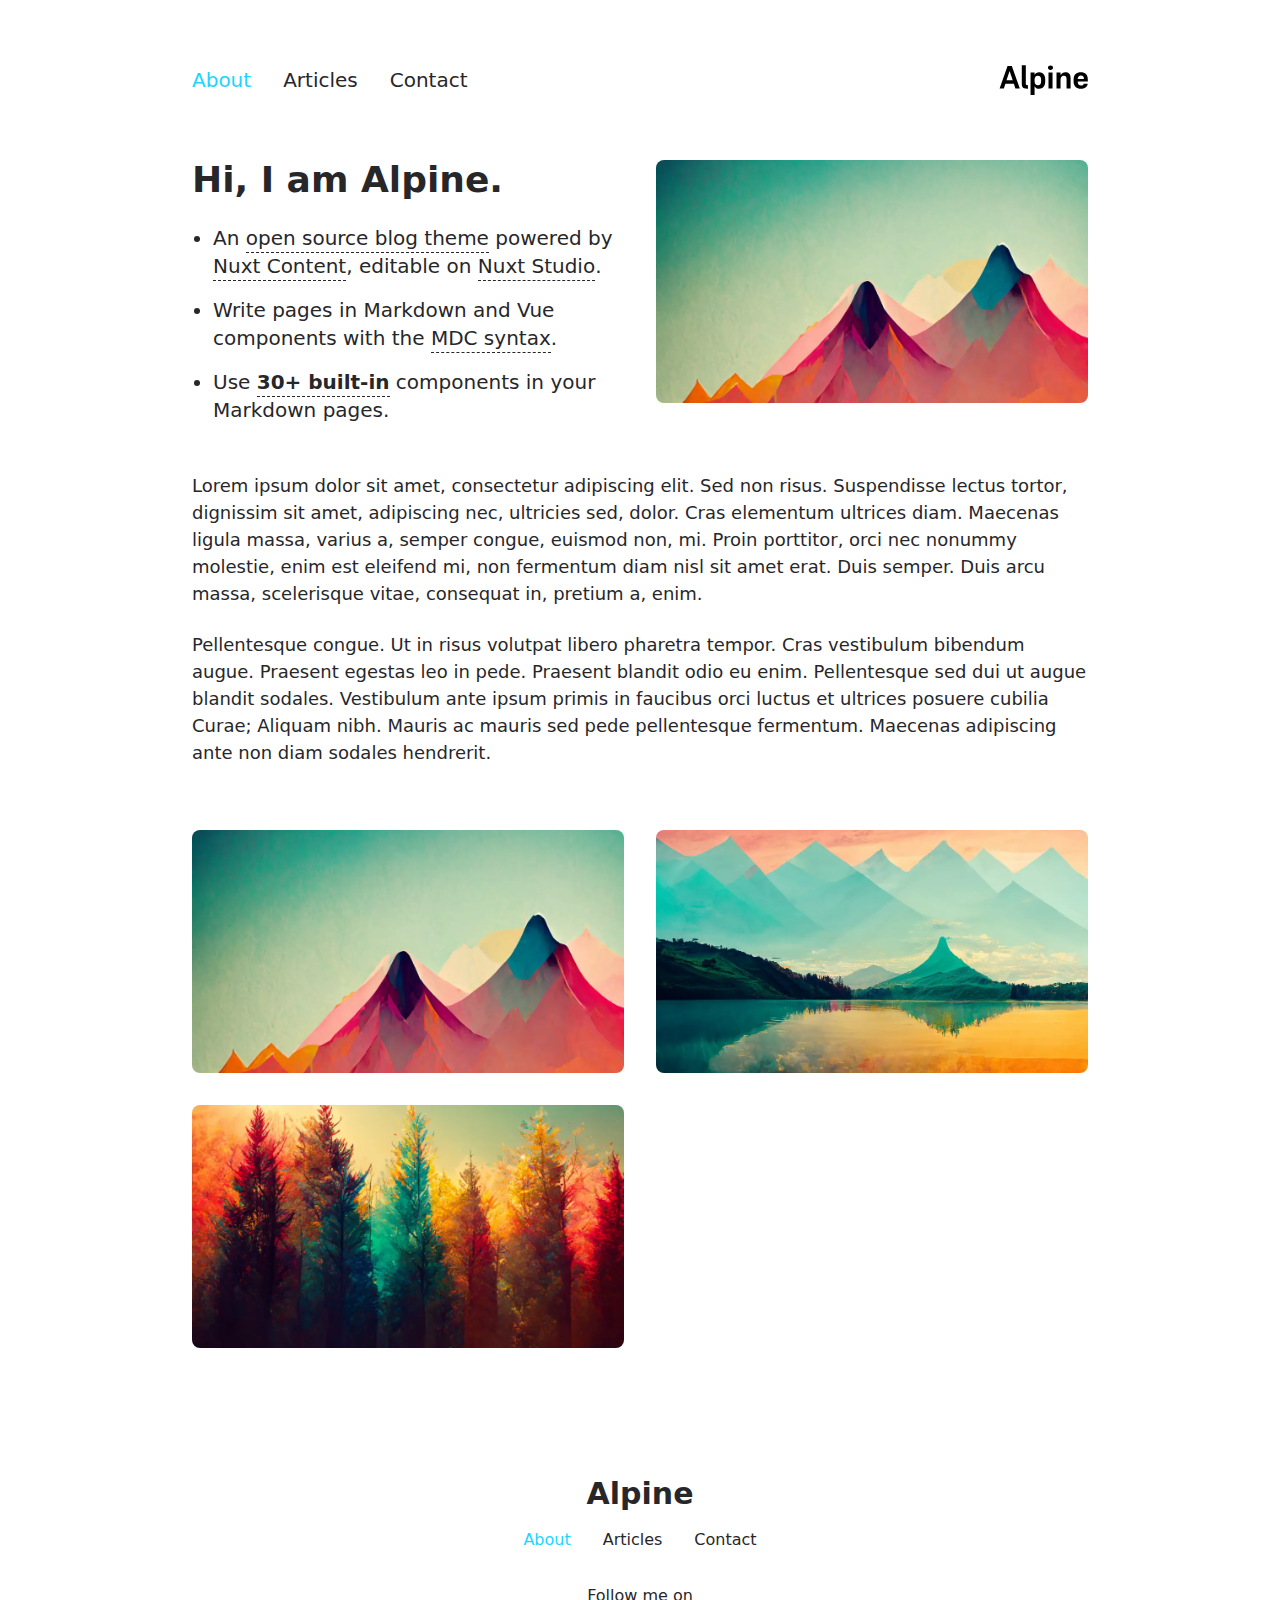
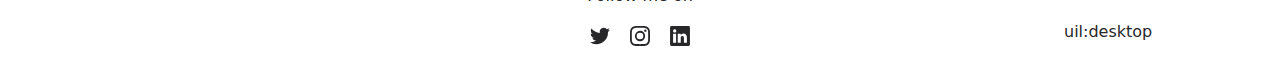
<file: index.html>
<!DOCTYPE html><html  lang="en"><head><meta charset="utf-8">
<meta name="viewport" content="width=device-width, initial-scale=1">
<title>Alpine</title>
<meta name="twitter:card" content="summary_large_image">
<meta property="og:image" content="/social-card-preview.png">
<meta property="og:image:width" content="400">
<meta property="og:image:height" content="300">
<meta property="og:image:alt" content="An image showcasing my project.">
<meta property="og:title" content="Alpine">
<meta name="description" content="An open source blog theme powered by Nuxt.">
<meta property="og:description" content="An open source blog theme powered by Nuxt.">
<link rel="preload" as="fetch" crossorigin="anonymous" href="/_payload.json?1047a87a-fde2-4d3e-9408-058b4288c999">
<link rel="stylesheet" href="/_nuxt/entry.BO5BtMGs.css">
<link rel="stylesheet" href="/_nuxt/DocumentDrivenNotFound.D50PVHhX.css">
<link rel="stylesheet" href="/_nuxt/Hero.C6hFu11n.css">
<link rel="stylesheet" href="/_nuxt/ProseUl.1uNgqnQQ.css">
<link rel="stylesheet" href="/_nuxt/ProseLi.Dvxf7SNg.css">
<link rel="stylesheet" href="/_nuxt/ProseA.DyXD2jMe.css">
<link rel="stylesheet" href="/_nuxt/ProseStrong.Se_Bg0Vb.css">
<link rel="stylesheet" href="/_nuxt/ProseP.DiW-NgUd.css">
<link rel="stylesheet" href="/_nuxt/Gallery.wa01t6aE.css">
<link rel="modulepreload" as="script" crossorigin href="/_nuxt/0sj_jyWR.js">
<link rel="modulepreload" as="script" crossorigin href="/_nuxt/BSuQv5H6.js">
<link rel="modulepreload" as="script" crossorigin href="/_nuxt/D5PmRsTd.js">
<link rel="modulepreload" as="script" crossorigin href="/_nuxt/CurYmxaA.js">
<link rel="modulepreload" as="script" crossorigin href="/_nuxt/B15Lghgr.js">
<link rel="modulepreload" as="script" crossorigin href="/_nuxt/LeO2wfpQ.js">
<link rel="modulepreload" as="script" crossorigin href="/_nuxt/D_5htG4L.js">
<link rel="modulepreload" as="script" crossorigin href="/_nuxt/CsMpMxvF.js">
<link rel="modulepreload" as="script" crossorigin href="/_nuxt/BBnK0Hxz.js">
<link rel="modulepreload" as="script" crossorigin href="/_nuxt/Dos15kaC.js">
<link rel="modulepreload" as="script" crossorigin href="/_nuxt/DoqcLSQp.js">
<link rel="modulepreload" as="script" crossorigin href="/_nuxt/7on5k5Nl.js">
<link rel="modulepreload" as="script" crossorigin href="/_nuxt/TdJBUQrg.js">
<link rel="modulepreload" as="script" crossorigin href="/_nuxt/6-SH1AFF.js">
<link rel="modulepreload" as="script" crossorigin href="/_nuxt/DoblJUKK.js">
<link rel="modulepreload" as="script" crossorigin href="/_nuxt/B31XDpGO.js">
<link rel="modulepreload" as="script" crossorigin href="/_nuxt/BrPAFcSD.js">
<link rel="modulepreload" as="script" crossorigin href="/_nuxt/CJ-zVxlr.js">
<link rel="prefetch" as="style" href="/_nuxt/article.y1e5dj1c.css">
<link rel="prefetch" as="script" crossorigin href="/_nuxt/DW21ehea.js">
<link rel="prefetch" as="script" crossorigin href="/_nuxt/BcWussCh.js">
<link rel="prefetch" as="script" crossorigin href="/_nuxt/D2qVaU_t.js">
<link rel="prefetch" as="script" crossorigin href="/_nuxt/JBXPJPaa.js">
<link rel="prefetch" as="style" href="/_nuxt/useStudio.DzA-IoZ4.css">
<link rel="prefetch" as="script" crossorigin href="/_nuxt/CekCK8ys.js">
<link rel="prefetch" as="style" href="/_nuxt/error-404.Bwq3Qtp8.css">
<link rel="prefetch" as="script" crossorigin href="/_nuxt/D9J_jzuW.js">
<link rel="prefetch" as="style" href="/_nuxt/error-500.C69HPPxN.css">
<link rel="prefetch" as="script" crossorigin href="/_nuxt/i2vEiJ3Q.js">
<script type="module" src="/_nuxt/0sj_jyWR.js" crossorigin></script><style id="pinceau-runtime-hydratable">@media{.phy[--]{--puid:7BTCWF-v;}.pv-ld5UNb{max-width:var(--elements-container-maxWidth);padding-left:var(--elements-container-padding-mobile);padding-right:var(--elements-container-padding-mobile);}@media (min-width: 475px){.pv-ld5UNb{padding-left:var(--elements-container-padding-xs);padding-right:var(--elements-container-padding-xs);}}@media (min-width: 640px){.pv-ld5UNb{padding-left:var(--elements-container-padding-sm);padding-right:var(--elements-container-padding-sm);}}@media (min-width: 768px){.pv-ld5UNb{padding-left:var(--elements-container-padding-md);padding-right:var(--elements-container-padding-md);}}} @media{.phy[--]{--puid:jKSJBF-c;}.pc-jKSJBF[data-v-616f6a3a]{---6-li-cols:2;}} </style><style id="pinceau-theme">@media { :root {--pinceau-mq: initial; --alpine-readableLine: 68ch;--alpine-backdrop-backgroundColor: #f4f4f5b3;--prose-code-inline-padding: 0.2rem 0.375rem 0.2rem 0.375rem;--prose-code-block-backdropFilter: contrast(1);--prose-code-block-border-style: solid;--prose-code-block-border-width: 1px;--prose-tbody-tr-borderBottom-style: dashed;--prose-tbody-tr-borderBottom-width: 1px;--prose-th-textAlign: inherit;--prose-thead-borderBottom-style: solid;--prose-thead-borderBottom-width: 1px;--prose-thead-border-style: solid;--prose-thead-border-width: 0px;--prose-table-textAlign: start;--prose-hr-width: 1px;--prose-hr-style: solid;--prose-li-listStylePosition: outside;--prose-ol-li-markerColor: currentColor;--prose-ol-paddingInlineStart: 21px;--prose-ol-listStyleType: decimal;--prose-ul-li-markerColor: currentColor;--prose-ul-paddingInlineStart: 21px;--prose-ul-listStyleType: disc;--prose-blockquote-border-style: solid;--prose-blockquote-border-width: 4px;--prose-blockquote-quotes: '201C' '201D' '2018' '2019';--prose-blockquote-paddingInlineStart: 24px;--prose-a-code-color-hover: currentColor;--prose-a-code-color-static: currentColor;--prose-a-hasCode-borderBottom: none;--prose-a-border-distance: 2px;--prose-a-border-color-hover: currentColor;--prose-a-border-color-static: currentColor;--prose-a-border-style-hover: solid;--prose-a-border-style-static: dashed;--prose-a-border-width: 1px;--prose-a-color-static: inherit;--prose-a-textDecoration: none;--prose-h6-margin: 3rem 0 2rem;--prose-h5-margin: 3rem 0 2rem;--prose-h4-margin: 3rem 0 2rem;--prose-h3-margin: 3rem 0 2rem;--prose-h2-margin: 3rem 0 2rem;--prose-h1-margin: 0 0 2rem;--prose-p-fontSize: 18px;--typography-lead-loose: 2;--typography-lead-relaxed: 1.625;--typography-lead-normal: 1.5;--typography-lead-snug: 1.375;--typography-lead-tight: 1.25;--typography-lead-none: 1;--typography-lead-10: 2.5rem;--typography-lead-9: 2.25rem;--typography-lead-8: 2rem;--typography-lead-7: 1.75rem;--typography-lead-6: 1.5rem;--typography-lead-5: 1.25rem;--typography-lead-4: 1rem;--typography-lead-3: .75rem;--typography-lead-2: .5rem;--typography-lead-1: .025rem;--typography-fontWeight-black: 900;--typography-fontWeight-extrabold: 800;--typography-fontWeight-bold: 700;--typography-fontWeight-semibold: 600;--typography-fontWeight-medium: 500;--typography-fontWeight-normal: 400;--typography-fontWeight-light: 300;--typography-fontWeight-extralight: 200;--typography-fontWeight-thin: 100;--typography-fontSize-9xl: 128px;--typography-fontSize-8xl: 96px;--typography-fontSize-7xl: 72px;--typography-fontSize-6xl: 60px;--typography-fontSize-5xl: 48px;--typography-fontSize-4xl: 36px;--typography-fontSize-3xl: 30px;--typography-fontSize-2xl: 24px;--typography-fontSize-xl: 20px;--typography-fontSize-lg: 18px;--typography-fontSize-base: 16px;--typography-fontSize-sm: 14px;--typography-fontSize-xs: 12px;--typography-letterSpacing-wide: 0.025em;--typography-letterSpacing-tight: -0.025em;--typography-verticalMargin-base: 24px;--typography-verticalMargin-sm: 16px;--elements-border-secondary-hover: [object Object];--elements-backdrop-background: #fffc;--elements-backdrop-filter: saturate(200%) blur(20px);--elements-container-maxWidth: 64rem;--lead-loose: 2;--lead-relaxed: 1.625;--lead-normal: 1.5;--lead-snug: 1.375;--lead-tight: 1.25;--lead-none: 1;--lead-10: 2.5rem;--lead-9: 2.25rem;--lead-8: 2rem;--lead-7: 1.75rem;--lead-6: 1.5rem;--lead-5: 1.25rem;--lead-4: 1rem;--lead-3: .75rem;--lead-2: .5rem;--lead-1: .025rem;--letterSpacing-widest: 0.1em;--letterSpacing-wider: 0.05em;--letterSpacing-wide: 0.025em;--letterSpacing-normal: 0em;--letterSpacing-tight: -0.025em;--letterSpacing-tighter: -0.05em;--fontSize-9xl: 8rem;--fontSize-8xl: 6rem;--fontSize-7xl: 4.5rem;--fontSize-6xl: 3.75rem;--fontSize-5xl: 3rem;--fontSize-4xl: 2.25rem;--fontSize-3xl: 1.875rem;--fontSize-2xl: 1.5rem;--fontSize-xl: 1.25rem;--fontSize-lg: 1.125rem;--fontSize-base: 1rem;--fontSize-sm: 0.875rem;--fontSize-xs: 0.75rem;--fontWeight-black: 900;--fontWeight-extrabold: 800;--fontWeight-bold: 700;--fontWeight-semibold: 600;--fontWeight-medium: 500;--fontWeight-normal: 400;--fontWeight-light: 300;--fontWeight-extralight: 200;--fontWeight-thin: 100;--font-mono: ui-monospace, SFMono-Regular, Menlo, Monaco, Consolas, Liberation Mono, Courier New, monospace;--font-serif: ui-serif, Georgia, Cambria, Times New Roman, Times, serif;--font-sans: ui-sans-serif, system-ui, -apple-system, BlinkMacSystemFont, Segoe UI, Roboto, Helvetica Neue, Arial, Noto Sans, sans-serif, Apple Color Emoji, Segoe UI Emoji, Segoe UI Symbol, Noto Color Emoji;--opacity-total: 1;--opacity-high: 0.8;--opacity-medium: 0.5;--opacity-soft: 0.3;--opacity-light: 0.15;--opacity-bright: 0.1;--opacity-noOpacity: 0;--borderWidth-lg: 3px;--borderWidth-md: 2px;--borderWidth-sm: 1px;--borderWidth-noBorder: 0;--space-rem-875: 0.875rem;--space-rem-625: 0.625rem;--space-rem-375: 0.375rem;--space-rem-125: 0.125rem;--space-px: 1px;--space-128: 32rem;--space-96: 24rem;--space-80: 20rem;--space-72: 18rem;--space-64: 16rem;--space-60: 15rem;--space-56: 14rem;--space-52: 13rem;--space-48: 12rem;--space-44: 11rem;--space-40: 10rem;--space-36: 9rem;--space-32: 8rem;--space-28: 7rem;--space-24: 6rem;--space-20: 5rem;--space-16: 4rem;--space-14: 3.5rem;--space-12: 3rem;--space-11: 2.75rem;--space-10: 2.5rem;--space-9: 2.25rem;--space-8: 2rem;--space-7: 1.75rem;--space-6: 1.5rem;--space-5: 1.25rem;--space-4: 1rem;--space-3: 0.75rem;--space-2: 0.5rem;--space-1: 0.25rem;--space-0: 0px;--size-full: 100%;--size-7xl: 80rem;--size-6xl: 72rem;--size-5xl: 64rem;--size-4xl: 56rem;--size-3xl: 48rem;--size-2xl: 42rem;--size-xl: 36rem;--size-lg: 32rem;--size-md: 28rem;--size-sm: 24rem;--size-xs: 20rem;--size-200: 200px;--size-104: 104px;--size-80: 80px;--size-64: 64px;--size-56: 56px;--size-48: 48px;--size-40: 40px;--size-32: 32px;--size-24: 24px;--size-20: 20px;--size-16: 16px;--size-12: 12px;--size-8: 8px;--size-6: 6px;--size-4: 4px;--size-2: 2px;--size-0: 0px;--radii-full: 9999px;--radii-3xl: 1.75rem;--radii-2xl: 1.5rem;--radii-xl: 1rem;--radii-lg: 0.75rem;--radii-md: 0.5rem;--radii-sm: 0.375rem;--radii-xs: 0.25rem;--radii-2xs: 0.125rem;--radii-none: 0px;--shadow-none: 0px 0px 0px 0px transparent;--shadow-lg: 0px 10px 15px -3px #000000, 0px 4px 6px -4px #000000;--shadow-md: 0px 4px 6px -1px #000000, 0px 2px 4px -2px #000000;--shadow-sm: 0px 1px 3px 0px #000000, 0px 1px 2px -1px #000000;--shadow-xs: 0px 1px 2px 0px #000000;--height-screen: 100vh;--width-screen: 100vw;--color-primary-900: #002e38;--color-primary-800: #005c70;--color-primary-700: #008aa9;--color-primary-600: #00b9e1;--color-primary-500: #1ad6ff;--color-primary-400: #40ddff;--color-primary-300: #66e4ff;--color-primary-200: #8deaff;--color-primary-100: #b3f1ff;--color-primary-50: #d9f8ff;--color-ruby-900: #380011;--color-ruby-800: #700021;--color-ruby-700: #a90032;--color-ruby-600: #e10043;--color-ruby-500: #ff1a5e;--color-ruby-400: #ff4079;--color-ruby-300: #ff6694;--color-ruby-200: #ff8dae;--color-ruby-100: #ffb3c9;--color-ruby-50: #ffd9e4;--color-pink-900: #380025;--color-pink-800: #70004b;--color-pink-700: #a90070;--color-pink-600: #e10095;--color-pink-500: #ff1ab2;--color-pink-400: #ff40bf;--color-pink-300: #ff66cc;--color-pink-200: #ff8dd8;--color-pink-100: #ffb3e5;--color-pink-50: #ffd9f2;--color-purple-900: #190038;--color-purple-800: #330070;--color-purple-700: #4c00a9;--color-purple-600: #6500e1;--color-purple-500: #811aff;--color-purple-400: #9640ff;--color-purple-300: #ab66ff;--color-purple-200: #c08dff;--color-purple-100: #d5b3ff;--color-purple-50: #ead9ff;--color-royalblue-900: #0b0531;--color-royalblue-800: #160a62;--color-royalblue-700: #211093;--color-royalblue-600: #2c15c4;--color-royalblue-500: #4127e8;--color-royalblue-400: #614bec;--color-royalblue-300: #806ff0;--color-royalblue-200: #a093f3;--color-royalblue-100: #c0b7f7;--color-royalblue-50: #dfdbfb;--color-indigoblue-900: #001238;--color-indigoblue-800: #002370;--color-indigoblue-700: #0035a9;--color-indigoblue-600: #0047e1;--color-indigoblue-500: #1a62ff;--color-indigoblue-400: #407cff;--color-indigoblue-300: #6696ff;--color-indigoblue-200: #8db0ff;--color-indigoblue-100: #b3cbff;--color-indigoblue-50: #d9e5ff;--color-blue-900: #002438;--color-blue-800: #004870;--color-blue-700: #006ca9;--color-blue-600: #0090e1;--color-blue-500: #1aadff;--color-blue-400: #40bbff;--color-blue-300: #66c8ff;--color-blue-200: #8dd6ff;--color-blue-100: #b3e4ff;--color-blue-50: #d9f1ff;--color-lightblue-900: #002e38;--color-lightblue-800: #005c70;--color-lightblue-700: #008aa9;--color-lightblue-600: #00b9e1;--color-lightblue-500: #1ad6ff;--color-lightblue-400: #40ddff;--color-lightblue-300: #66e4ff;--color-lightblue-200: #8deaff;--color-lightblue-100: #b3f1ff;--color-lightblue-50: #d9f8ff;--color-teal-900: #062a28;--color-teal-800: #0b544f;--color-teal-700: #117d77;--color-teal-600: #16a79e;--color-teal-500: #1cd1c6;--color-teal-400: #36e4da;--color-teal-300: #5fe9e1;--color-teal-200: #87efe9;--color-teal-100: #aff4f0;--color-teal-50: #d7faf8;--color-pear-900: #2a2b09;--color-pear-800: #545512;--color-pear-700: #7e801b;--color-pear-600: #a8aa24;--color-pear-500: #d0d32f;--color-pear-400: #d8da52;--color-pear-300: #e0e274;--color-pear-200: #e8e997;--color-pear-100: #eff0ba;--color-pear-50: #f7f8dc;--color-red-900: #380300;--color-red-800: #700700;--color-red-700: #a90a00;--color-red-600: #e10e00;--color-red-500: #ff281a;--color-red-400: #ff4c40;--color-red-300: #ff7066;--color-red-200: #ff948d;--color-red-100: #ffb7b3;--color-red-50: #ffdbd9;--color-orange-900: #381800;--color-orange-800: #702f00;--color-orange-700: #a94700;--color-orange-600: #e15e00;--color-orange-500: #ff7a1a;--color-orange-400: #ff9040;--color-orange-300: #ffa666;--color-orange-200: #ffbd8d;--color-orange-100: #ffd3b3;--color-orange-50: #ffe9d9;--color-yellow-900: #362b03;--color-yellow-800: #6d5605;--color-yellow-700: #a38108;--color-yellow-600: #daac0a;--color-yellow-500: #f5c828;--color-yellow-400: #f7d14c;--color-yellow-300: #f8da70;--color-yellow-200: #fae393;--color-yellow-100: #fcedb7;--color-yellow-50: #fdf6db;--color-green-900: #003f25;--color-green-800: #005e38;--color-green-700: #007e4a;--color-green-600: #009d5d;--color-green-500: #00bd6f;--color-green-400: #00dc82;--color-green-300: #30ffaa;--color-green-200: #83ffcc;--color-green-100: #acffdd;--color-green-50: #d6ffee;--color-gray-900: #18181B;--color-gray-800: #27272A;--color-gray-700: #3f3f46;--color-gray-600: #52525B;--color-gray-500: #71717A;--color-gray-400: #a1a1aa;--color-gray-300: #D4d4d8;--color-gray-200: #e4e4e7;--color-gray-100: #f4f4f5;--color-gray-50: #fafafa;--color-black: #0c0c0d;--color-white: #FFFFFF;--media-portrait: only screen and (orientation: portrait);--media-landscape: only screen and (orientation: landscape);--media-rm: (prefers-reduced-motion: reduce);--media-2xl: (min-width: 1536px);--media-xl: (min-width: 1280px);--media-lg: (min-width: 1024px);--media-md: (min-width: 768px);--media-sm: (min-width: 640px);--media-xs: (min-width: 475px);--alpine-body-color: var(--color-gray-800);--alpine-body-backgroundColor: var(--color-white);--prose-code-inline-fontWeight: var(--typography-fontWeight-normal);--prose-code-inline-fontSize: var(--typography-fontSize-sm);--prose-code-inline-borderRadius: var(--radii-xs);--prose-code-block-pre-padding: var(--typography-verticalMargin-sm);--prose-code-block-margin: var(--typography-verticalMargin-base) 0;--prose-code-block-fontSize: var(--typography-fontSize-sm);--prose-tbody-code-inline-fontSize: var(--typography-fontSize-sm);--prose-tbody-td-padding: var(--typography-verticalMargin-sm);--prose-th-fontWeight: var(--typography-fontWeight-semibold);--prose-th-padding: 0 var(--typography-verticalMargin-sm) var(--typography-verticalMargin-sm) var(--typography-verticalMargin-sm);--prose-table-lineHeight: var(--typography-lead-6);--prose-table-fontSize: var(--typography-fontSize-sm);--prose-table-margin: var(--typography-verticalMargin-base) 0;--prose-hr-margin: var(--typography-verticalMargin-base) 0;--prose-li-margin: var(--typography-verticalMargin-sm) 0;--prose-ol-margin: var(--typography-verticalMargin-base) 0;--prose-ul-margin: var(--typography-verticalMargin-base) 0;--prose-blockquote-margin: var(--typography-verticalMargin-base) 0;--prose-a-code-border-style: var(--prose-a-border-style-static);--prose-a-code-border-width: var(--prose-a-border-width);--prose-a-fontWeight: var(--typography-fontWeight-medium);--prose-img-margin: var(--typography-verticalMargin-base) 0;--prose-strong-fontWeight: var(--typography-fontWeight-semibold);--prose-h6-iconSize: var(--typography-fontSize-base);--prose-h6-fontWeight: var(--typography-fontWeight-semibold);--prose-h6-lineHeight: var(--typography-lead-normal);--prose-h6-fontSize: var(--typography-fontSize-lg);--prose-h5-iconSize: var(--typography-fontSize-lg);--prose-h5-fontWeight: var(--typography-fontWeight-semibold);--prose-h5-lineHeight: var(--typography-lead-snug);--prose-h5-fontSize: var(--typography-fontSize-xl);--prose-h4-iconSize: var(--typography-fontSize-lg);--prose-h4-letterSpacing: var(--typography-letterSpacing-tight);--prose-h4-fontWeight: var(--typography-fontWeight-semibold);--prose-h4-lineHeight: var(--typography-lead-snug);--prose-h4-fontSize: var(--typography-fontSize-2xl);--prose-h3-iconSize: var(--typography-fontSize-xl);--prose-h3-letterSpacing: var(--typography-letterSpacing-tight);--prose-h3-fontWeight: var(--typography-fontWeight-semibold);--prose-h3-lineHeight: var(--typography-lead-snug);--prose-h3-fontSize: var(--typography-fontSize-3xl);--prose-h2-iconSize: var(--typography-fontSize-2xl);--prose-h2-letterSpacing: var(--typography-letterSpacing-tight);--prose-h2-fontWeight: var(--typography-fontWeight-semibold);--prose-h2-lineHeight: var(--typography-lead-tight);--prose-h2-fontSize: var(--typography-fontSize-4xl);--prose-h1-iconSize: var(--typography-fontSize-3xl);--prose-h1-letterSpacing: var(--typography-letterSpacing-tight);--prose-h1-fontWeight: var(--typography-fontWeight-bold);--prose-h1-lineHeight: var(--typography-lead-tight);--prose-h1-fontSize: var(--typography-fontSize-5xl);--prose-p-br-margin: var(--typography-verticalMargin-base) 0 0 0;--prose-p-margin: var(--typography-verticalMargin-base) 0;--prose-p-lineHeight: var(--typography-lead-normal);--typography-color-primary-900: var(--color-primary-900);--typography-color-primary-800: var(--color-primary-800);--typography-color-primary-700: var(--color-primary-700);--typography-color-primary-600: var(--color-primary-600);--typography-color-primary-500: var(--color-primary-500);--typography-color-primary-400: var(--color-primary-400);--typography-color-primary-300: var(--color-primary-300);--typography-color-primary-200: var(--color-primary-200);--typography-color-primary-100: var(--color-primary-100);--typography-color-primary-50: var(--color-primary-50);--typography-font-code: var(--font-mono);--typography-font-body: var(--font-sans);--typography-font-display: var(--font-sans);--typography-body-backgroundColor: var(--color-white);--typography-body-color: var(--color-black);--elements-state-danger-borderColor-secondary: var(--color-red-200);--elements-state-danger-borderColor-primary: var(--color-red-100);--elements-state-danger-backgroundColor-secondary: var(--color-red-100);--elements-state-danger-backgroundColor-primary: var(--color-red-50);--elements-state-danger-color-secondary: var(--color-red-600);--elements-state-danger-color-primary: var(--color-red-500);--elements-state-warning-borderColor-secondary: var(--color-yellow-200);--elements-state-warning-borderColor-primary: var(--color-yellow-100);--elements-state-warning-backgroundColor-secondary: var(--color-yellow-100);--elements-state-warning-backgroundColor-primary: var(--color-yellow-50);--elements-state-warning-color-secondary: var(--color-yellow-700);--elements-state-warning-color-primary: var(--color-yellow-600);--elements-state-success-borderColor-secondary: var(--color-green-200);--elements-state-success-borderColor-primary: var(--color-green-100);--elements-state-success-backgroundColor-secondary: var(--color-green-100);--elements-state-success-backgroundColor-primary: var(--color-green-50);--elements-state-success-color-secondary: var(--color-green-600);--elements-state-success-color-primary: var(--color-green-500);--elements-state-info-borderColor-secondary: var(--color-blue-200);--elements-state-info-borderColor-primary: var(--color-blue-100);--elements-state-info-backgroundColor-secondary: var(--color-blue-100);--elements-state-info-backgroundColor-primary: var(--color-blue-50);--elements-state-info-color-secondary: var(--color-blue-600);--elements-state-info-color-primary: var(--color-blue-500);--elements-state-primary-borderColor-secondary: var(--color-primary-200);--elements-state-primary-borderColor-primary: var(--color-primary-100);--elements-state-primary-backgroundColor-secondary: var(--color-primary-100);--elements-state-primary-backgroundColor-primary: var(--color-primary-50);--elements-state-primary-color-secondary: var(--color-primary-700);--elements-state-primary-color-primary: var(--color-primary-600);--elements-surface-secondary-backgroundColor: var(--color-gray-200);--elements-surface-primary-backgroundColor: var(--color-gray-100);--elements-surface-background-base: var(--color-gray-100);--elements-border-secondary-static: var(--color-gray-200);--elements-border-primary-hover: var(--color-gray-200);--elements-border-primary-static: var(--color-gray-100);--elements-container-padding-md: var(--space-16);--elements-container-padding-sm: var(--space-12);--elements-container-padding-xs: var(--space-8);--elements-container-padding-mobile: var(--space-6);--elements-text-secondary-color-hover: var(--color-gray-700);--elements-text-secondary-color-static: var(--color-gray-500);--elements-text-primary-color-static: var(--color-gray-900);--text-6xl-lineHeight: var(--lead-none);--text-6xl-fontSize: var(--fontSize-6xl);--text-5xl-lineHeight: var(--lead-none);--text-5xl-fontSize: var(--fontSize-5xl);--text-4xl-lineHeight: var(--lead-10);--text-4xl-fontSize: var(--fontSize-4xl);--text-3xl-lineHeight: var(--lead-9);--text-3xl-fontSize: var(--fontSize-3xl);--text-2xl-lineHeight: var(--lead-8);--text-2xl-fontSize: var(--fontSize-2xl);--text-xl-lineHeight: var(--lead-7);--text-xl-fontSize: var(--fontSize-xl);--text-lg-lineHeight: var(--lead-7);--text-lg-fontSize: var(--fontSize-lg);--text-base-lineHeight: var(--lead-6);--text-base-fontSize: var(--fontSize-base);--text-sm-lineHeight: var(--lead-5);--text-sm-fontSize: var(--fontSize-sm);--text-xs-lineHeight: var(--lead-4);--text-xs-fontSize: var(--fontSize-xs);--shadow-2xl: 0px 25px 50px -12px var(--color-gray-900);--shadow-xl: 0px 20px 25px -5px var(--color-gray-400), 0px 8px 10px -6px #000000;--color-secondary-900: var(--color-gray-900);--color-secondary-800: var(--color-gray-800);--color-secondary-700: var(--color-gray-700);--color-secondary-600: var(--color-gray-600);--color-secondary-500: var(--color-gray-500);--color-secondary-400: var(--color-gray-400);--color-secondary-300: var(--color-gray-300);--color-secondary-200: var(--color-gray-200);--color-secondary-100: var(--color-gray-100);--color-secondary-50: var(--color-gray-50);--prose-a-code-background-hover: var(--typography-color-primary-50);--prose-a-code-border-color-hover: var(--typography-color-primary-500);--prose-a-color-hover: var(--typography-color-primary-500);--typography-color-secondary-900: var(--color-secondary-900);--typography-color-secondary-800: var(--color-secondary-800);--typography-color-secondary-700: var(--color-secondary-700);--typography-color-secondary-600: var(--color-secondary-600);--typography-color-secondary-500: var(--color-secondary-500);--typography-color-secondary-400: var(--color-secondary-400);--typography-color-secondary-300: var(--color-secondary-300);--typography-color-secondary-200: var(--color-secondary-200);--typography-color-secondary-100: var(--color-secondary-100);--typography-color-secondary-50: var(--color-secondary-50);--prose-code-inline-backgroundColor: var(--typography-color-secondary-100);--prose-code-inline-color: var(--typography-color-secondary-700);--prose-code-block-backgroundColor: var(--typography-color-secondary-100);--prose-code-block-color: var(--typography-color-secondary-700);--prose-code-block-border-color: var(--typography-color-secondary-200);--prose-tbody-tr-borderBottom-color: var(--typography-color-secondary-200);--prose-th-color: var(--typography-color-secondary-600);--prose-thead-borderBottom-color: var(--typography-color-secondary-200);--prose-thead-border-color: var(--typography-color-secondary-300);--prose-hr-color: var(--typography-color-secondary-200);--prose-blockquote-border-color: var(--typography-color-secondary-200);--prose-blockquote-color: var(--typography-color-secondary-500);--prose-a-code-border-color-static: var(--typography-color-secondary-400); } }@media { :root.dark {--pinceau-mq: dark; --alpine-backdrop-backgroundColor: #18181bb3;--prose-code-block-backdropFilter: contrast(1);--prose-ol-li-markerColor: currentColor;--prose-ul-li-markerColor: currentColor;--prose-a-code-color-hover: currentColor;--prose-a-code-color-static: currentColor;--prose-a-border-color-hover: currentColor;--prose-a-border-color-static: currentColor;--prose-a-color-static: inherit;--elements-backdrop-background: #0c0d0ccc;--alpine-body-color: var(--color-gray-200);--alpine-body-backgroundColor: var(--color-black);--typography-body-backgroundColor: var(--color-black);--typography-body-color: var(--color-white);--elements-state-danger-borderColor-secondary: var(--color-red-700);--elements-state-danger-borderColor-primary: var(--color-red-800);--elements-state-danger-backgroundColor-secondary: var(--color-red-800);--elements-state-danger-backgroundColor-primary: var(--color-red-900);--elements-state-danger-color-secondary: var(--color-red-200);--elements-state-danger-color-primary: var(--color-red-300);--elements-state-warning-borderColor-secondary: var(--color-yellow-700);--elements-state-warning-borderColor-primary: var(--color-yellow-800);--elements-state-warning-backgroundColor-secondary: var(--color-yellow-800);--elements-state-warning-backgroundColor-primary: var(--color-yellow-900);--elements-state-warning-color-secondary: var(--color-yellow-200);--elements-state-warning-color-primary: var(--color-yellow-400);--elements-state-success-borderColor-secondary: var(--color-green-700);--elements-state-success-borderColor-primary: var(--color-green-800);--elements-state-success-backgroundColor-secondary: var(--color-green-800);--elements-state-success-backgroundColor-primary: var(--color-green-900);--elements-state-success-color-secondary: var(--color-green-200);--elements-state-success-color-primary: var(--color-green-400);--elements-state-info-borderColor-secondary: var(--color-blue-700);--elements-state-info-borderColor-primary: var(--color-blue-800);--elements-state-info-backgroundColor-secondary: var(--color-blue-800);--elements-state-info-backgroundColor-primary: var(--color-blue-900);--elements-state-info-color-secondary: var(--color-blue-200);--elements-state-info-color-primary: var(--color-blue-400);--elements-state-primary-borderColor-secondary: var(--color-primary-700);--elements-state-primary-borderColor-primary: var(--color-primary-800);--elements-state-primary-backgroundColor-secondary: var(--color-primary-800);--elements-state-primary-backgroundColor-primary: var(--color-primary-900);--elements-state-primary-color-secondary: var(--color-primary-200);--elements-state-primary-color-primary: var(--color-primary-400);--elements-surface-secondary-backgroundColor: var(--color-gray-800);--elements-surface-primary-backgroundColor: var(--color-gray-900);--elements-surface-background-base: var(--color-gray-900);--elements-border-secondary-static: var(--color-gray-800);--elements-border-primary-hover: var(--color-gray-800);--elements-border-primary-static: var(--color-gray-900);--elements-text-secondary-color-hover: var(--color-gray-200);--elements-text-secondary-color-static: var(--color-gray-400);--elements-text-primary-color-static: var(--color-gray-50);--prose-a-code-background-hover: var(--typography-color-primary-900);--prose-a-code-border-color-hover: var(--typography-color-primary-600);--prose-a-color-hover: var(--typography-color-primary-400);--prose-code-inline-backgroundColor: var(--typography-color-secondary-800);--prose-code-inline-color: var(--typography-color-secondary-200);--prose-code-block-backgroundColor: var(--typography-color-secondary-900);--prose-code-block-color: var(--typography-color-secondary-200);--prose-code-block-border-color: var(--typography-color-secondary-800);--prose-tbody-tr-borderBottom-color: var(--typography-color-secondary-800);--prose-th-color: var(--typography-color-secondary-400);--prose-thead-borderBottom-color: var(--typography-color-secondary-800);--prose-thead-border-color: var(--typography-color-secondary-600);--prose-hr-color: var(--typography-color-secondary-800);--prose-blockquote-border-color: var(--typography-color-secondary-700);--prose-blockquote-color: var(--typography-color-secondary-400);--prose-a-code-border-color-static: var(--typography-color-secondary-600); } }</style><script>"use strict";(()=>{const a=window,e=document.documentElement,c=window.localStorage,d=["dark","light"],n=c&&c.getItem&&c.getItem("nuxt-color-mode")||"system";let l=n==="system"?f():n;const i=e.getAttribute("data-color-mode-forced");i&&(l=i),r(l),a["__NUXT_COLOR_MODE__"]={preference:n,value:l,getColorScheme:f,addColorScheme:r,removeColorScheme:u};function r(o){const t=""+o+"",s="";e.classList?e.classList.add(t):e.className+=" "+t,s&&e.setAttribute("data-"+s,o)}function u(o){const t=""+o+"",s="";e.classList?e.classList.remove(t):e.className=e.className.replace(new RegExp(t,"g"),""),s&&e.removeAttribute("data-"+s)}function m(o){return a.matchMedia("(prefers-color-scheme"+o+")")}function f(){if(a.matchMedia&&m("").media!=="not all"){for(const o of d)if(m(":"+o).matches)return o}return"light"}})();
</script></head><body><div id="__nuxt"><div class="container pv-ld5UNb pc-7BTCWF app-layout" data-v-d239e842 data-v-8d696e14><!--[--><div class="nuxt-progress" style="width:0%;height:3px;opacity:0;background-size:Infinity% auto;" data-v-d239e842></div><header class="right" data-v-d239e842 data-v-9ab7bd13><div class="menu" data-v-9ab7bd13><button aria-label="Navigation Menu" data-v-9ab7bd13><svg width="24" height="24" viewBox="0 0 68 68" fill="currentColor" xmlns="http://www.w3.org/2000/svg" data-v-9ab7bd13><path d="M8 34C8 32.1362 8 31.2044 8.30448 30.4693C8.71046 29.4892 9.48915 28.7105 10.4693 28.3045C11.2044 28 12.1362 28 14 28C15.8638 28 16.7956 28 17.5307 28.3045C18.5108 28.7105 19.2895 29.4892 19.6955 30.4693C20 31.2044 20 32.1362 20 34C20 35.8638 20 36.7956 19.6955 37.5307C19.2895 38.5108 18.5108 39.2895 17.5307 39.6955C16.7956 40 15.8638 40 14 40C12.1362 40 11.2044 40 10.4693 39.6955C9.48915 39.2895 8.71046 38.5108 8.30448 37.5307C8 36.7956 8 35.8638 8 34Z" data-v-9ab7bd13></path><path d="M28 34C28 32.1362 28 31.2044 28.3045 30.4693C28.7105 29.4892 29.4892 28.7105 30.4693 28.3045C31.2044 28 32.1362 28 34 28C35.8638 28 36.7956 28 37.5307 28.3045C38.5108 28.7105 39.2895 29.4892 39.6955 30.4693C40 31.2044 40 32.1362 40 34C40 35.8638 40 36.7956 39.6955 37.5307C39.2895 38.5108 38.5108 39.2895 37.5307 39.6955C36.7956 40 35.8638 40 34 40C32.1362 40 31.2044 40 30.4693 39.6955C29.4892 39.2895 28.7105 38.5108 28.3045 37.5307C28 36.7956 28 35.8638 28 34Z" data-v-9ab7bd13></path><path d="M48 34C48 32.1362 48 31.2044 48.3045 30.4693C48.7105 29.4892 49.4892 28.7105 50.4693 28.3045C51.2044 28 52.1362 28 54 28C55.8638 28 56.7956 28 57.5307 28.3045C58.5108 28.7105 59.2895 29.4892 59.6955 30.4693C60 31.2044 60 32.1362 60 34C60 35.8638 60 36.7956 59.6955 37.5307C59.2895 38.5108 58.5108 39.2895 57.5307 39.6955C56.7956 40 55.8638 40 54 40C52.1362 40 51.2044 40 50.4693 39.6955C49.4892 39.2895 48.7105 38.5108 48.3045 37.5307C48 36.7956 48 35.8638 48 34Z" data-v-9ab7bd13></path></svg></button></div><div class="overlay" data-v-9ab7bd13><nav data-v-9ab7bd13 data-v-b686244c><ul data-v-b686244c><!--[--><li data-v-b686244c><a aria-current="page" href="/" class="router-link-active router-link-exact-active" data-v-b686244c><span class="underline-fx" data-v-b686244c></span> About</a></li><li data-v-b686244c><a href="/articles" class="" data-v-b686244c><span class="underline-fx" data-v-b686244c></span> Articles</a></li><li data-v-b686244c><a href="/contact" class="" data-v-b686244c><span class="underline-fx" data-v-b686244c></span> Contact</a></li><!--]--></ul></nav></div><div class="logo" data-v-9ab7bd13><a aria-current="page" href="/" class="router-link-active router-link-exact-active" data-v-9ab7bd13><img src="/logo-dark.svg" class="dark-img" alt="alpine" width="89" height="31" data-v-9ab7bd13><img src="/logo.svg" class="light-img" alt="alpine" width="89" height="31" data-v-9ab7bd13></a></div><div class="main-nav" data-v-9ab7bd13><nav data-v-9ab7bd13 data-v-b686244c><ul data-v-b686244c><!--[--><li data-v-b686244c><a aria-current="page" href="/" class="router-link-active router-link-exact-active" data-v-b686244c><span class="underline-fx" data-v-b686244c></span> About</a></li><li data-v-b686244c><a href="/articles" class="" data-v-b686244c><span class="underline-fx" data-v-b686244c></span> Articles</a></li><li data-v-b686244c><a href="/contact" class="" data-v-b686244c><span class="underline-fx" data-v-b686244c></span> Contact</a></li><!--]--></ul></nav></div></header><!--[--><div class="document-driven-page"><main><!--[--><div><section class="hero" data-v-3ca00dd4><div class="layout" data-v-3ca00dd4><div class="content" data-v-3ca00dd4><div class="title" data-v-3ca00dd4><!--[-->Hi, I am Alpine.<!--]--></div><div class="description" data-v-3ca00dd4><!--[--><ul data-v-470912dd><!--[--><li data-v-f606cde3><!--[-->An <a href="https://github.com/nuxt-themes/alpine" rel="nofollow" data-v-2e79a319><!--[-->open source blog theme<!--]--></a> powered by <a href="https://content.nuxtjs.org" rel="nofollow" data-v-2e79a319><!--[-->Nuxt Content<!--]--></a>, editable on <a href="https://nuxt.studio" rel="nofollow" data-v-2e79a319><!--[-->Nuxt Studio<!--]--></a>.<!--]--></li><li data-v-f606cde3><!--[-->Write pages in Markdown and Vue components with the <a href="https://content.nuxtjs.org/guide/writing/mdc" rel="nofollow" data-v-2e79a319><!--[-->MDC syntax<!--]--></a>.<!--]--></li><li data-v-f606cde3><!--[-->Use <a href="https://elements.nuxt.space" rel="nofollow" data-v-2e79a319><!--[--><strong data-v-3638bb57><!--[-->30+ built-in<!--]--></strong><!--]--></a> components in your Markdown pages.<!--]--></li><!--]--></ul><!--]--></div></div><img src="/alpine-0.webp" class="right" alt="Hero Image" width="16" height="9" data-v-3ca00dd4></div></section><p data-v-0837760b><!--[-->Lorem ipsum dolor sit amet, consectetur adipiscing elit. Sed non risus. Suspendisse lectus tortor, dignissim sit amet, adipiscing nec, ultricies sed, dolor. Cras elementum ultrices diam. Maecenas ligula massa, varius a, semper congue, euismod non, mi. Proin porttitor, orci nec nonummy molestie, enim est eleifend mi, non fermentum diam nisl sit amet erat. Duis semper. Duis arcu massa, scelerisque vitae, consequat in, pretium a, enim.<!--]--></p><p data-v-0837760b><!--[-->Pellentesque congue. Ut in risus volutpat libero pharetra tempor. Cras vestibulum bibendum augue. Praesent egestas leo in pede. Praesent blandit odio eu enim. Pellentesque sed dui ut augue blandit sodales. Vestibulum ante ipsum primis in faucibus orci luctus et ultrices posuere cubilia Curae; Aliquam nibh. Mauris ac mauris sed pede pellentesque fermentum. Maecenas adipiscing ante non diam sodales hendrerit.<!--]--></p><section class="gallery pc-jKSJBF" data-v-616f6a3a><div class="layout" data-v-616f6a3a><!--[--><img src="/alpine-0.webp" width="16" height="9" data-v-616f6a3a><img src="/alpine-1.webp" width="16" height="9" data-v-616f6a3a><img src="/alpine-2.webp" width="16" height="9" data-v-616f6a3a><!--]--></div></section></div><!--]--></main></div><!--]--><footer class="center" data-v-d239e842 data-v-728bb487><a href="https://www.github.com/nuxt-themes/alpine" rel="noopener noreferrer" class="credits" data-v-728bb487>Alpine</a><div class="navigation" data-v-728bb487><nav data-v-728bb487 data-v-b686244c><ul data-v-b686244c><!--[--><li data-v-b686244c><a aria-current="page" href="/" class="router-link-active router-link-exact-active" data-v-b686244c><span class="underline-fx" data-v-b686244c></span> About</a></li><li data-v-b686244c><a href="/articles" class="" data-v-b686244c><span class="underline-fx" data-v-b686244c></span> Articles</a></li><li data-v-b686244c><a href="/contact" class="" data-v-b686244c><span class="underline-fx" data-v-b686244c></span> Contact</a></li><!--]--></ul></nav></div><p class="message" data-v-728bb487>Follow me on</p><div class="icons" data-v-728bb487><div class="social" data-v-728bb487><!--[--><a href="https://twitter.com/nuxtlabs" rel="noopener noreferrer" target="_blank" title="nuxtlabs" aria-label="nuxtlabs" data-v-3321c6be><svg xmlns="http://www.w3.org/2000/svg" xmlns:xlink="http://www.w3.org/1999/xlink" aria-hidden="true" role="img" class="icon" data-v-3321c6be style="" width="1em" height="1em" viewBox="0 0 24 24" data-v-88a9f04a><path fill="currentColor" d="M22 5.8a8.49 8.49 0 0 1-2.36.64a4.13 4.13 0 0 0 1.81-2.27a8.21 8.21 0 0 1-2.61 1a4.1 4.1 0 0 0-7 3.74a11.64 11.64 0 0 1-8.45-4.29a4.16 4.16 0 0 0-.55 2.07a4.09 4.09 0 0 0 1.82 3.41a4.05 4.05 0 0 1-1.86-.51v.05a4.1 4.1 0 0 0 3.3 4a3.93 3.93 0 0 1-1.1.17a4.9 4.9 0 0 1-.77-.07a4.11 4.11 0 0 0 3.83 2.84A8.22 8.22 0 0 1 3 18.34a7.93 7.93 0 0 1-1-.06a11.57 11.57 0 0 0 6.29 1.85A11.59 11.59 0 0 0 20 8.45v-.53a8.43 8.43 0 0 0 2-2.12"/></svg></a><a href="https://instagram.com/atinuxt" rel="noopener noreferrer" target="_blank" title="atinuxt" aria-label="atinuxt" data-v-3321c6be><svg xmlns="http://www.w3.org/2000/svg" xmlns:xlink="http://www.w3.org/1999/xlink" aria-hidden="true" role="img" class="icon" data-v-3321c6be style="" width="1em" height="1em" viewBox="0 0 24 24" data-v-88a9f04a><path fill="currentColor" d="M17.34 5.46a1.2 1.2 0 1 0 1.2 1.2a1.2 1.2 0 0 0-1.2-1.2m4.6 2.42a7.59 7.59 0 0 0-.46-2.43a4.94 4.94 0 0 0-1.16-1.77a4.7 4.7 0 0 0-1.77-1.15a7.3 7.3 0 0 0-2.43-.47C15.06 2 14.72 2 12 2s-3.06 0-4.12.06a7.3 7.3 0 0 0-2.43.47a4.78 4.78 0 0 0-1.77 1.15a4.7 4.7 0 0 0-1.15 1.77a7.3 7.3 0 0 0-.47 2.43C2 8.94 2 9.28 2 12s0 3.06.06 4.12a7.3 7.3 0 0 0 .47 2.43a4.7 4.7 0 0 0 1.15 1.77a4.78 4.78 0 0 0 1.77 1.15a7.3 7.3 0 0 0 2.43.47C8.94 22 9.28 22 12 22s3.06 0 4.12-.06a7.3 7.3 0 0 0 2.43-.47a4.7 4.7 0 0 0 1.77-1.15a4.85 4.85 0 0 0 1.16-1.77a7.59 7.59 0 0 0 .46-2.43c0-1.06.06-1.4.06-4.12s0-3.06-.06-4.12M20.14 16a5.61 5.61 0 0 1-.34 1.86a3.06 3.06 0 0 1-.75 1.15a3.19 3.19 0 0 1-1.15.75a5.61 5.61 0 0 1-1.86.34c-1 .05-1.37.06-4 .06s-3 0-4-.06a5.73 5.73 0 0 1-1.94-.3a3.27 3.27 0 0 1-1.1-.75a3 3 0 0 1-.74-1.15a5.54 5.54 0 0 1-.4-1.9c0-1-.06-1.37-.06-4s0-3 .06-4a5.54 5.54 0 0 1 .35-1.9A3 3 0 0 1 5 5a3.14 3.14 0 0 1 1.1-.8A5.73 5.73 0 0 1 8 3.86c1 0 1.37-.06 4-.06s3 0 4 .06a5.61 5.61 0 0 1 1.86.34a3.06 3.06 0 0 1 1.19.8a3.06 3.06 0 0 1 .75 1.1a5.61 5.61 0 0 1 .34 1.9c.05 1 .06 1.37.06 4s-.01 3-.06 4M12 6.87A5.13 5.13 0 1 0 17.14 12A5.12 5.12 0 0 0 12 6.87m0 8.46A3.33 3.33 0 1 1 15.33 12A3.33 3.33 0 0 1 12 15.33"/></svg></a><a href="https://www.linkedin.com/company/nuxtlabs" rel="noopener noreferrer" target="_blank" title="LinkedIn" aria-label="LinkedIn" data-v-3321c6be><svg xmlns="http://www.w3.org/2000/svg" xmlns:xlink="http://www.w3.org/1999/xlink" aria-hidden="true" role="img" class="icon" data-v-3321c6be style="" width="1em" height="1em" viewBox="0 0 24 24" data-v-88a9f04a><path fill="currentColor" d="M20.47 2H3.53a1.45 1.45 0 0 0-1.47 1.43v17.14A1.45 1.45 0 0 0 3.53 22h16.94a1.45 1.45 0 0 0 1.47-1.43V3.43A1.45 1.45 0 0 0 20.47 2M8.09 18.74h-3v-9h3ZM6.59 8.48a1.56 1.56 0 1 1 0-3.12a1.57 1.57 0 1 1 0 3.12m12.32 10.26h-3v-4.83c0-1.21-.43-2-1.52-2A1.65 1.65 0 0 0 12.85 13a2 2 0 0 0-.1.73v5h-3v-9h3V11a3 3 0 0 1 2.71-1.5c2 0 3.45 1.29 3.45 4.06Z"/></svg></a><!--]--></div><div class="color-mode-switch" data-v-728bb487><button aria-label="Color Mode" data-v-728bb487 data-v-98f7bfa1><span data-v-98f7bfa1></span></button></div></div></footer><!--]--></div></div><div id="teleports"></div><script type="application/json" id="__NUXT_DATA__" data-ssr="true" data-src="/_payload.json?1047a87a-fde2-4d3e-9408-058b4288c999">[{"state":1,"once":176,"_errors":178,"serverRendered":146,"path":7,"prerenderedAt":180},["Reactive",2],{"$sdd-pages":3,"$sdd-surrounds":131,"$sdd-globals":142,"$scolor-mode":144,"$sdd-navigation":147,"$sicons":167},["ShallowRef",4],["ShallowReactive",5],{"/":6},{"_path":7,"_dir":8,"_draft":9,"_partial":9,"_locale":8,"title":10,"description":11,"layout":12,"head":13,"body":15,"_type":126,"_id":127,"_source":128,"_file":129,"_extension":130},"/","",false,"About","An open source blog theme powered by Nuxt.","default",{"title":14},"Alpine",{"type":16,"children":17,"toc":123},"root",[18,108,113,118],{"type":19,"tag":20,"props":21,"children":23},"element","hero",{"image":22},"/alpine-0.webp",[24,35],{"type":19,"tag":25,"props":26,"children":27},"template",{"v-slot:title":8},[28],{"type":19,"tag":29,"props":30,"children":31},"p",{},[32],{"type":33,"value":34},"text","Hi, I am Alpine.",{"type":19,"tag":25,"props":36,"children":37},{"v-slot:description":8},[38],{"type":19,"tag":39,"props":40,"children":41},"ul",{},[42,77,90],{"type":19,"tag":43,"props":44,"children":45},"li",{},[46,48,57,59,66,68,75],{"type":33,"value":47},"An ",{"type":19,"tag":49,"props":50,"children":54},"a",{"href":51,"rel":52},"https://github.com/nuxt-themes/alpine",[53],"nofollow",[55],{"type":33,"value":56},"open source blog theme",{"type":33,"value":58}," powered by ",{"type":19,"tag":49,"props":60,"children":63},{"href":61,"rel":62},"https://content.nuxtjs.org",[53],[64],{"type":33,"value":65},"Nuxt Content",{"type":33,"value":67},", editable on ",{"type":19,"tag":49,"props":69,"children":72},{"href":70,"rel":71},"https://nuxt.studio",[53],[73],{"type":33,"value":74},"Nuxt Studio",{"type":33,"value":76},".",{"type":19,"tag":43,"props":78,"children":79},{},[80,82,89],{"type":33,"value":81},"Write pages in Markdown and Vue components with the ",{"type":19,"tag":49,"props":83,"children":86},{"href":84,"rel":85},"https://content.nuxtjs.org/guide/writing/mdc",[53],[87],{"type":33,"value":88},"MDC syntax",{"type":33,"value":76},{"type":19,"tag":43,"props":91,"children":92},{},[93,95,106],{"type":33,"value":94},"Use ",{"type":19,"tag":49,"props":96,"children":99},{"href":97,"rel":98},"https://elements.nuxt.space",[53],[100],{"type":19,"tag":101,"props":102,"children":103},"strong",{},[104],{"type":33,"value":105},"30+ built-in",{"type":33,"value":107}," components in your Markdown pages.",{"type":19,"tag":29,"props":109,"children":110},{},[111],{"type":33,"value":112},"Lorem ipsum dolor sit amet, consectetur adipiscing elit. Sed non risus. Suspendisse lectus tortor, dignissim sit amet, adipiscing nec, ultricies sed, dolor. Cras elementum ultrices diam. Maecenas ligula massa, varius a, semper congue, euismod non, mi. Proin porttitor, orci nec nonummy molestie, enim est eleifend mi, non fermentum diam nisl sit amet erat. Duis semper. Duis arcu massa, scelerisque vitae, consequat in, pretium a, enim.",{"type":19,"tag":29,"props":114,"children":115},{},[116],{"type":33,"value":117},"Pellentesque congue. Ut in risus volutpat libero pharetra tempor. Cras vestibulum bibendum augue. Praesent egestas leo in pede. Praesent blandit odio eu enim. Pellentesque sed dui ut augue blandit sodales. Vestibulum ante ipsum primis in faucibus orci luctus et ultrices posuere cubilia Curae; Aliquam nibh. Mauris ac mauris sed pede pellentesque fermentum. Maecenas adipiscing ante non diam sodales hendrerit.",{"type":19,"tag":119,"props":120,"children":122},"gallery",{":images":121},"[\"/alpine-0.webp\",\"/alpine-1.webp\",\"/alpine-2.webp\"]",[],{"title":8,"searchDepth":124,"depth":124,"links":125},2,[],"markdown","content:1.index.md","content","1.index.md","md",["ShallowRef",132],["ShallowReactive",133],{"/":134},[135,136],null,{"_path":137,"_dir":8,"_draft":9,"_partial":9,"_locale":8,"title":138,"description":8,"layout":139,"_type":126,"_id":140,"_source":128,"_file":141,"_extension":130},"/articles","Articles","page","content:2.articles.md","2.articles.md",["ShallowRef",143],{},{"preference":145,"value":145,"unknown":146,"forced":9},"system",true,[148,149,164],{"title":10,"_path":7,"layout":12},{"title":138,"_path":137,"children":150,"layout":139},[151,155,158,161],{"title":152,"_path":153,"layout":154},"Get started with Alpine","/articles/get-started","article",{"title":156,"_path":157,"layout":154},"Configure Alpine","/articles/configure",{"title":159,"_path":160,"layout":154},"Write Articles","/articles/write-articles",{"title":162,"_path":163,"layout":154},"Customize Alpine","/articles/design-tokens",{"title":165,"_path":166,"layout":12},"Contact","/contact",{"uil:twitter":168,"uil:instagram":172,"uil:linkedin":174},{"left":169,"top":169,"width":170,"height":170,"rotate":169,"vFlip":9,"hFlip":9,"body":171},0,24,"\u003Cpath fill=\"currentColor\" d=\"M22 5.8a8.49 8.49 0 0 1-2.36.64a4.13 4.13 0 0 0 1.81-2.27a8.21 8.21 0 0 1-2.61 1a4.1 4.1 0 0 0-7 3.74a11.64 11.64 0 0 1-8.45-4.29a4.16 4.16 0 0 0-.55 2.07a4.09 4.09 0 0 0 1.82 3.41a4.05 4.05 0 0 1-1.86-.51v.05a4.1 4.1 0 0 0 3.3 4a3.93 3.93 0 0 1-1.1.17a4.9 4.9 0 0 1-.77-.07a4.11 4.11 0 0 0 3.83 2.84A8.22 8.22 0 0 1 3 18.34a7.93 7.93 0 0 1-1-.06a11.57 11.57 0 0 0 6.29 1.85A11.59 11.59 0 0 0 20 8.45v-.53a8.43 8.43 0 0 0 2-2.12\"/>",{"left":169,"top":169,"width":170,"height":170,"rotate":169,"vFlip":9,"hFlip":9,"body":173},"\u003Cpath fill=\"currentColor\" d=\"M17.34 5.46a1.2 1.2 0 1 0 1.2 1.2a1.2 1.2 0 0 0-1.2-1.2m4.6 2.42a7.59 7.59 0 0 0-.46-2.43a4.94 4.94 0 0 0-1.16-1.77a4.7 4.7 0 0 0-1.77-1.15a7.3 7.3 0 0 0-2.43-.47C15.06 2 14.72 2 12 2s-3.06 0-4.12.06a7.3 7.3 0 0 0-2.43.47a4.78 4.78 0 0 0-1.77 1.15a4.7 4.7 0 0 0-1.15 1.77a7.3 7.3 0 0 0-.47 2.43C2 8.94 2 9.28 2 12s0 3.06.06 4.12a7.3 7.3 0 0 0 .47 2.43a4.7 4.7 0 0 0 1.15 1.77a4.78 4.78 0 0 0 1.77 1.15a7.3 7.3 0 0 0 2.43.47C8.94 22 9.28 22 12 22s3.06 0 4.12-.06a7.3 7.3 0 0 0 2.43-.47a4.7 4.7 0 0 0 1.77-1.15a4.85 4.85 0 0 0 1.16-1.77a7.59 7.59 0 0 0 .46-2.43c0-1.06.06-1.4.06-4.12s0-3.06-.06-4.12M20.14 16a5.61 5.61 0 0 1-.34 1.86a3.06 3.06 0 0 1-.75 1.15a3.19 3.19 0 0 1-1.15.75a5.61 5.61 0 0 1-1.86.34c-1 .05-1.37.06-4 .06s-3 0-4-.06a5.73 5.73 0 0 1-1.94-.3a3.27 3.27 0 0 1-1.1-.75a3 3 0 0 1-.74-1.15a5.54 5.54 0 0 1-.4-1.9c0-1-.06-1.37-.06-4s0-3 .06-4a5.54 5.54 0 0 1 .35-1.9A3 3 0 0 1 5 5a3.14 3.14 0 0 1 1.1-.8A5.73 5.73 0 0 1 8 3.86c1 0 1.37-.06 4-.06s3 0 4 .06a5.61 5.61 0 0 1 1.86.34a3.06 3.06 0 0 1 1.19.8a3.06 3.06 0 0 1 .75 1.1a5.61 5.61 0 0 1 .34 1.9c.05 1 .06 1.37.06 4s-.01 3-.06 4M12 6.87A5.13 5.13 0 1 0 17.14 12A5.12 5.12 0 0 0 12 6.87m0 8.46A3.33 3.33 0 1 1 15.33 12A3.33 3.33 0 0 1 12 15.33\"/>",{"left":169,"top":169,"width":170,"height":170,"rotate":169,"vFlip":9,"hFlip":9,"body":175},"\u003Cpath fill=\"currentColor\" d=\"M20.47 2H3.53a1.45 1.45 0 0 0-1.47 1.43v17.14A1.45 1.45 0 0 0 3.53 22h16.94a1.45 1.45 0 0 0 1.47-1.43V3.43A1.45 1.45 0 0 0 20.47 2M8.09 18.74h-3v-9h3ZM6.59 8.48a1.56 1.56 0 1 1 0-3.12a1.57 1.57 0 1 1 0 3.12m12.32 10.26h-3v-4.83c0-1.21-.43-2-1.52-2A1.65 1.65 0 0 0 12.85 13a2 2 0 0 0-.1.73v5h-3v-9h3V11a3 3 0 0 1 2.71-1.5c2 0 3.45 1.29 3.45 4.06Z\"/>",["Reactive",177],["Set"],["Reactive",179],{},1713904978263]</script>
<script>window.__NUXT__={};window.__NUXT__.config={public:{FORMSPREE_URL:"",plausible:{hashMode:false,trackLocalhost:false,domain:"",apiHost:"https://plausible.io",autoPageviews:true,autoOutboundTracking:false},studio:{apiURL:"https://api.nuxt.studio",iframeMessagingAllowedOrigins:""},mdc:{components:{prose:true,map:{p:"prose-p",a:"prose-a",blockquote:"prose-blockquote","code-inline":"prose-code-inline",code:"ProseCodeInline",em:"prose-em",h1:"prose-h1",h2:"prose-h2",h3:"prose-h3",h4:"prose-h4",h5:"prose-h5",h6:"prose-h6",hr:"prose-hr",img:"prose-img",ul:"prose-ul",ol:"prose-ol",li:"prose-li",strong:"prose-strong",table:"prose-table",thead:"prose-thead",tbody:"prose-tbody",td:"prose-td",th:"prose-th",tr:"prose-tr"}},headings:{anchorLinks:{h1:false,h2:true,h3:true,h4:true,h5:false,h6:false}}},content:{locales:[],defaultLocale:"",integrity:1713904949978,experimental:{stripQueryParameters:false,advanceQuery:false,clientDB:false},respectPathCase:false,api:{baseURL:"/api/_content"},navigation:{fields:["navTitle","layout"]},tags:{p:"prose-p",a:"prose-a",blockquote:"prose-blockquote","code-inline":"prose-code-inline",code:"ProseCodeInline",em:"prose-em",h1:"prose-h1",h2:"prose-h2",h3:"prose-h3",h4:"prose-h4",h5:"prose-h5",h6:"prose-h6",hr:"prose-hr",img:"prose-img",ul:"prose-ul",ol:"prose-ol",li:"prose-li",strong:"prose-strong",table:"prose-table",thead:"prose-thead",tbody:"prose-tbody",td:"prose-td",th:"prose-th",tr:"prose-tr"},highlight:{theme:{default:"github-light",dark:"github-dark"},preload:["json","js","ts","html","css","vue","diff","shell","markdown","yaml","bash","ini","c","cpp"],highlighter:"shiki",langs:["js","jsx","json","ts","tsx","vue","css","html","vue","bash","md","mdc","yaml","json","js","ts","html","css","vue","diff","shell","markdown","yaml","bash","ini","c","cpp"]},wsUrl:"",documentDriven:{page:true,navigation:true,surround:true,globals:{},layoutFallbacks:["theme"],injectPage:true},host:"",trailingSlash:false,search:"",contentHead:true,anchorLinks:{depth:4,exclude:[1]}}},app:{baseURL:"/",buildAssetsDir:"/_nuxt/",cdnURL:""}}</script></body></html>
</file>
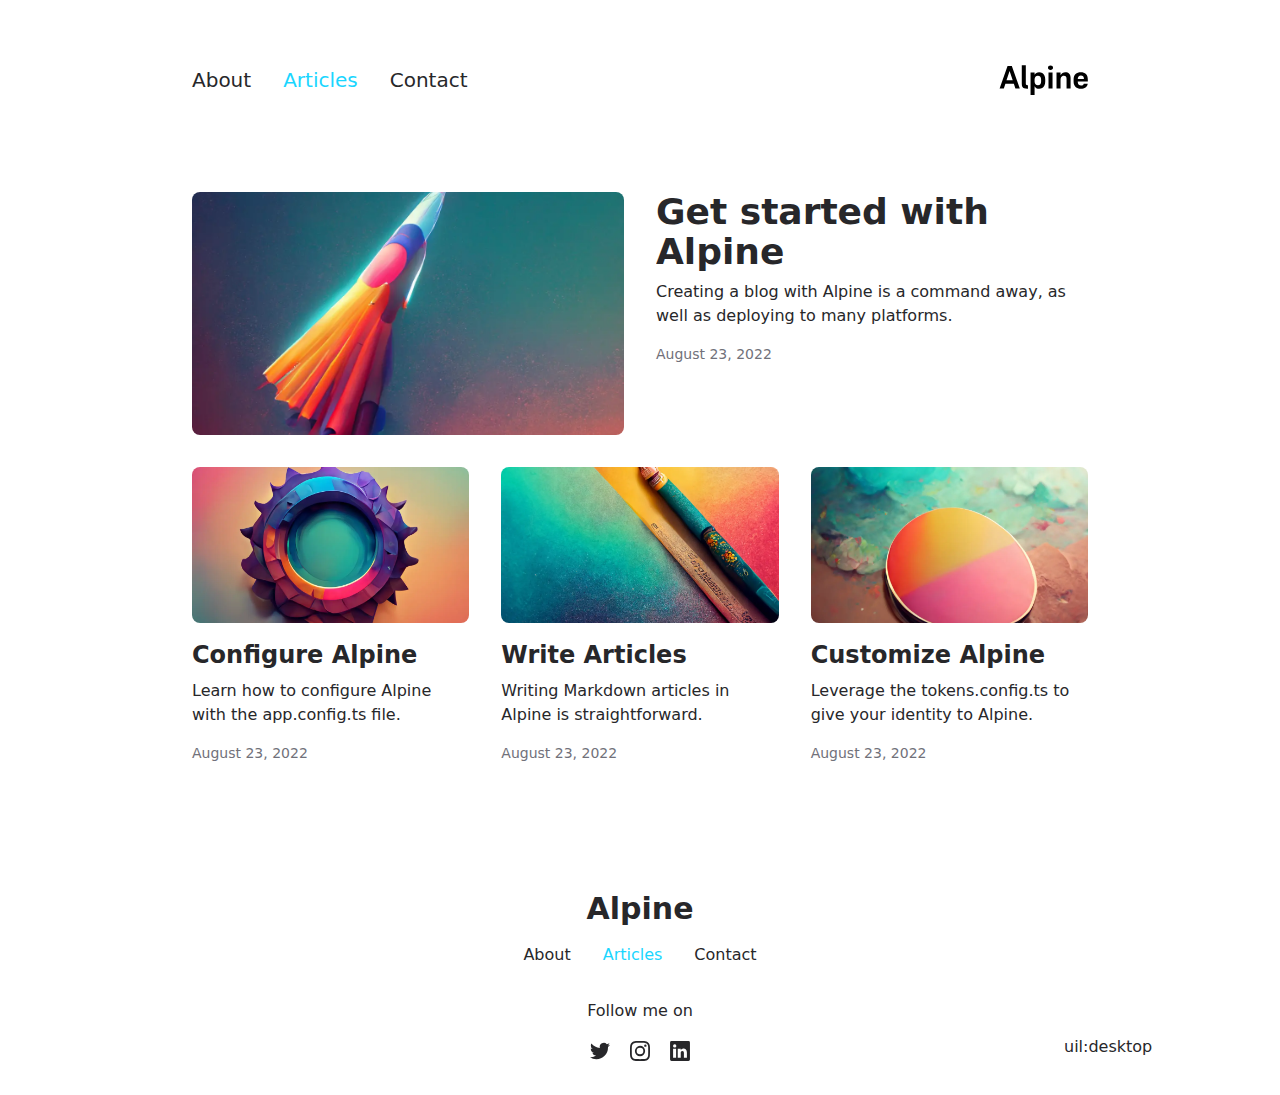
<file: articles/index.html>
<!DOCTYPE html><html  lang="en"><head><meta charset="utf-8">
<meta name="viewport" content="width=device-width, initial-scale=1">
<title>Articles</title>
<meta name="twitter:card" content="summary_large_image">
<meta name="description" content="The minimalist blog theme">
<meta property="og:description" content="The minimalist blog theme">
<meta property="og:image" content="/social-card-preview.png">
<meta property="og:image:width" content="400">
<meta property="og:image:height" content="300">
<meta property="og:image:alt" content="An image showcasing my project.">
<meta property="og:title" content="Articles">
<link rel="preload" as="fetch" crossorigin="anonymous" href="/articles/_payload.json?1047a87a-fde2-4d3e-9408-058b4288c999">
<link rel="stylesheet" href="/_nuxt/entry.BO5BtMGs.css">
<link rel="stylesheet" href="/_nuxt/DocumentDrivenNotFound.D50PVHhX.css">
<link rel="stylesheet" href="/_nuxt/ArticlesList.DaP1_riZ.css">
<link rel="stylesheet" href="/_nuxt/ArticlesListItem.BHXDfBQ7.css">
<link rel="stylesheet" href="/_nuxt/ProseA.DyXD2jMe.css">
<link rel="stylesheet" href="/_nuxt/ProseCodeInline.CGPI6gyY.css">
<link rel="modulepreload" as="script" crossorigin href="/_nuxt/0sj_jyWR.js">
<link rel="modulepreload" as="script" crossorigin href="/_nuxt/BSuQv5H6.js">
<link rel="modulepreload" as="script" crossorigin href="/_nuxt/D5PmRsTd.js">
<link rel="modulepreload" as="script" crossorigin href="/_nuxt/CurYmxaA.js">
<link rel="modulepreload" as="script" crossorigin href="/_nuxt/B15Lghgr.js">
<link rel="modulepreload" as="script" crossorigin href="/_nuxt/LeO2wfpQ.js">
<link rel="modulepreload" as="script" crossorigin href="/_nuxt/D_5htG4L.js">
<link rel="modulepreload" as="script" crossorigin href="/_nuxt/D2qVaU_t.js">
<link rel="modulepreload" as="script" crossorigin href="/_nuxt/BBnK0Hxz.js">
<link rel="modulepreload" as="script" crossorigin href="/_nuxt/CW06U8Ux.js">
<link rel="modulepreload" as="script" crossorigin href="/_nuxt/DbG_k67p.js">
<link rel="modulepreload" as="script" crossorigin href="/_nuxt/BcWussCh.js">
<link rel="modulepreload" as="script" crossorigin href="/_nuxt/DoblJUKK.js">
<link rel="modulepreload" as="script" crossorigin href="/_nuxt/BEwh1s3T.js">
<link rel="modulepreload" as="script" crossorigin href="/_nuxt/DnXV8ZlJ.js">
<link rel="prefetch" as="style" href="/_nuxt/article.y1e5dj1c.css">
<link rel="prefetch" as="script" crossorigin href="/_nuxt/DW21ehea.js">
<link rel="prefetch" as="script" crossorigin href="/_nuxt/CsMpMxvF.js">
<link rel="prefetch" as="script" crossorigin href="/_nuxt/JBXPJPaa.js">
<link rel="prefetch" as="style" href="/_nuxt/useStudio.DzA-IoZ4.css">
<link rel="prefetch" as="script" crossorigin href="/_nuxt/CekCK8ys.js">
<link rel="prefetch" as="style" href="/_nuxt/error-404.Bwq3Qtp8.css">
<link rel="prefetch" as="script" crossorigin href="/_nuxt/D9J_jzuW.js">
<link rel="prefetch" as="style" href="/_nuxt/error-500.C69HPPxN.css">
<link rel="prefetch" as="script" crossorigin href="/_nuxt/i2vEiJ3Q.js">
<script type="module" src="/_nuxt/0sj_jyWR.js" crossorigin></script><style id="pinceau-runtime-hydratable">@media{.phy[--]{--puid:GtKGRh-v;}.pv-B36xbq{max-width:var(--elements-container-maxWidth);padding-left:var(--elements-container-padding-mobile);padding-right:var(--elements-container-padding-mobile);}@media (min-width: 475px){.pv-B36xbq{padding-left:var(--elements-container-padding-xs);padding-right:var(--elements-container-padding-xs);}}@media (min-width: 640px){.pv-B36xbq{padding-left:var(--elements-container-padding-sm);padding-right:var(--elements-container-padding-sm);}}@media (min-width: 768px){.pv-B36xbq{padding-left:var(--elements-container-padding-md);padding-right:var(--elements-container-padding-md);}}} </style><style id="pinceau-theme">@media { :root {--pinceau-mq: initial; --alpine-readableLine: 68ch;--alpine-backdrop-backgroundColor: #f4f4f5b3;--prose-code-inline-padding: 0.2rem 0.375rem 0.2rem 0.375rem;--prose-code-block-backdropFilter: contrast(1);--prose-code-block-border-style: solid;--prose-code-block-border-width: 1px;--prose-tbody-tr-borderBottom-style: dashed;--prose-tbody-tr-borderBottom-width: 1px;--prose-th-textAlign: inherit;--prose-thead-borderBottom-style: solid;--prose-thead-borderBottom-width: 1px;--prose-thead-border-style: solid;--prose-thead-border-width: 0px;--prose-table-textAlign: start;--prose-hr-width: 1px;--prose-hr-style: solid;--prose-li-listStylePosition: outside;--prose-ol-li-markerColor: currentColor;--prose-ol-paddingInlineStart: 21px;--prose-ol-listStyleType: decimal;--prose-ul-li-markerColor: currentColor;--prose-ul-paddingInlineStart: 21px;--prose-ul-listStyleType: disc;--prose-blockquote-border-style: solid;--prose-blockquote-border-width: 4px;--prose-blockquote-quotes: '201C' '201D' '2018' '2019';--prose-blockquote-paddingInlineStart: 24px;--prose-a-code-color-hover: currentColor;--prose-a-code-color-static: currentColor;--prose-a-hasCode-borderBottom: none;--prose-a-border-distance: 2px;--prose-a-border-color-hover: currentColor;--prose-a-border-color-static: currentColor;--prose-a-border-style-hover: solid;--prose-a-border-style-static: dashed;--prose-a-border-width: 1px;--prose-a-color-static: inherit;--prose-a-textDecoration: none;--prose-h6-margin: 3rem 0 2rem;--prose-h5-margin: 3rem 0 2rem;--prose-h4-margin: 3rem 0 2rem;--prose-h3-margin: 3rem 0 2rem;--prose-h2-margin: 3rem 0 2rem;--prose-h1-margin: 0 0 2rem;--prose-p-fontSize: 18px;--typography-lead-loose: 2;--typography-lead-relaxed: 1.625;--typography-lead-normal: 1.5;--typography-lead-snug: 1.375;--typography-lead-tight: 1.25;--typography-lead-none: 1;--typography-lead-10: 2.5rem;--typography-lead-9: 2.25rem;--typography-lead-8: 2rem;--typography-lead-7: 1.75rem;--typography-lead-6: 1.5rem;--typography-lead-5: 1.25rem;--typography-lead-4: 1rem;--typography-lead-3: .75rem;--typography-lead-2: .5rem;--typography-lead-1: .025rem;--typography-fontWeight-black: 900;--typography-fontWeight-extrabold: 800;--typography-fontWeight-bold: 700;--typography-fontWeight-semibold: 600;--typography-fontWeight-medium: 500;--typography-fontWeight-normal: 400;--typography-fontWeight-light: 300;--typography-fontWeight-extralight: 200;--typography-fontWeight-thin: 100;--typography-fontSize-9xl: 128px;--typography-fontSize-8xl: 96px;--typography-fontSize-7xl: 72px;--typography-fontSize-6xl: 60px;--typography-fontSize-5xl: 48px;--typography-fontSize-4xl: 36px;--typography-fontSize-3xl: 30px;--typography-fontSize-2xl: 24px;--typography-fontSize-xl: 20px;--typography-fontSize-lg: 18px;--typography-fontSize-base: 16px;--typography-fontSize-sm: 14px;--typography-fontSize-xs: 12px;--typography-letterSpacing-wide: 0.025em;--typography-letterSpacing-tight: -0.025em;--typography-verticalMargin-base: 24px;--typography-verticalMargin-sm: 16px;--elements-border-secondary-hover: [object Object];--elements-backdrop-background: #fffc;--elements-backdrop-filter: saturate(200%) blur(20px);--elements-container-maxWidth: 64rem;--lead-loose: 2;--lead-relaxed: 1.625;--lead-normal: 1.5;--lead-snug: 1.375;--lead-tight: 1.25;--lead-none: 1;--lead-10: 2.5rem;--lead-9: 2.25rem;--lead-8: 2rem;--lead-7: 1.75rem;--lead-6: 1.5rem;--lead-5: 1.25rem;--lead-4: 1rem;--lead-3: .75rem;--lead-2: .5rem;--lead-1: .025rem;--letterSpacing-widest: 0.1em;--letterSpacing-wider: 0.05em;--letterSpacing-wide: 0.025em;--letterSpacing-normal: 0em;--letterSpacing-tight: -0.025em;--letterSpacing-tighter: -0.05em;--fontSize-9xl: 8rem;--fontSize-8xl: 6rem;--fontSize-7xl: 4.5rem;--fontSize-6xl: 3.75rem;--fontSize-5xl: 3rem;--fontSize-4xl: 2.25rem;--fontSize-3xl: 1.875rem;--fontSize-2xl: 1.5rem;--fontSize-xl: 1.25rem;--fontSize-lg: 1.125rem;--fontSize-base: 1rem;--fontSize-sm: 0.875rem;--fontSize-xs: 0.75rem;--fontWeight-black: 900;--fontWeight-extrabold: 800;--fontWeight-bold: 700;--fontWeight-semibold: 600;--fontWeight-medium: 500;--fontWeight-normal: 400;--fontWeight-light: 300;--fontWeight-extralight: 200;--fontWeight-thin: 100;--font-mono: ui-monospace, SFMono-Regular, Menlo, Monaco, Consolas, Liberation Mono, Courier New, monospace;--font-serif: ui-serif, Georgia, Cambria, Times New Roman, Times, serif;--font-sans: ui-sans-serif, system-ui, -apple-system, BlinkMacSystemFont, Segoe UI, Roboto, Helvetica Neue, Arial, Noto Sans, sans-serif, Apple Color Emoji, Segoe UI Emoji, Segoe UI Symbol, Noto Color Emoji;--opacity-total: 1;--opacity-high: 0.8;--opacity-medium: 0.5;--opacity-soft: 0.3;--opacity-light: 0.15;--opacity-bright: 0.1;--opacity-noOpacity: 0;--borderWidth-lg: 3px;--borderWidth-md: 2px;--borderWidth-sm: 1px;--borderWidth-noBorder: 0;--space-rem-875: 0.875rem;--space-rem-625: 0.625rem;--space-rem-375: 0.375rem;--space-rem-125: 0.125rem;--space-px: 1px;--space-128: 32rem;--space-96: 24rem;--space-80: 20rem;--space-72: 18rem;--space-64: 16rem;--space-60: 15rem;--space-56: 14rem;--space-52: 13rem;--space-48: 12rem;--space-44: 11rem;--space-40: 10rem;--space-36: 9rem;--space-32: 8rem;--space-28: 7rem;--space-24: 6rem;--space-20: 5rem;--space-16: 4rem;--space-14: 3.5rem;--space-12: 3rem;--space-11: 2.75rem;--space-10: 2.5rem;--space-9: 2.25rem;--space-8: 2rem;--space-7: 1.75rem;--space-6: 1.5rem;--space-5: 1.25rem;--space-4: 1rem;--space-3: 0.75rem;--space-2: 0.5rem;--space-1: 0.25rem;--space-0: 0px;--size-full: 100%;--size-7xl: 80rem;--size-6xl: 72rem;--size-5xl: 64rem;--size-4xl: 56rem;--size-3xl: 48rem;--size-2xl: 42rem;--size-xl: 36rem;--size-lg: 32rem;--size-md: 28rem;--size-sm: 24rem;--size-xs: 20rem;--size-200: 200px;--size-104: 104px;--size-80: 80px;--size-64: 64px;--size-56: 56px;--size-48: 48px;--size-40: 40px;--size-32: 32px;--size-24: 24px;--size-20: 20px;--size-16: 16px;--size-12: 12px;--size-8: 8px;--size-6: 6px;--size-4: 4px;--size-2: 2px;--size-0: 0px;--radii-full: 9999px;--radii-3xl: 1.75rem;--radii-2xl: 1.5rem;--radii-xl: 1rem;--radii-lg: 0.75rem;--radii-md: 0.5rem;--radii-sm: 0.375rem;--radii-xs: 0.25rem;--radii-2xs: 0.125rem;--radii-none: 0px;--shadow-none: 0px 0px 0px 0px transparent;--shadow-lg: 0px 10px 15px -3px #000000, 0px 4px 6px -4px #000000;--shadow-md: 0px 4px 6px -1px #000000, 0px 2px 4px -2px #000000;--shadow-sm: 0px 1px 3px 0px #000000, 0px 1px 2px -1px #000000;--shadow-xs: 0px 1px 2px 0px #000000;--height-screen: 100vh;--width-screen: 100vw;--color-primary-900: #002e38;--color-primary-800: #005c70;--color-primary-700: #008aa9;--color-primary-600: #00b9e1;--color-primary-500: #1ad6ff;--color-primary-400: #40ddff;--color-primary-300: #66e4ff;--color-primary-200: #8deaff;--color-primary-100: #b3f1ff;--color-primary-50: #d9f8ff;--color-ruby-900: #380011;--color-ruby-800: #700021;--color-ruby-700: #a90032;--color-ruby-600: #e10043;--color-ruby-500: #ff1a5e;--color-ruby-400: #ff4079;--color-ruby-300: #ff6694;--color-ruby-200: #ff8dae;--color-ruby-100: #ffb3c9;--color-ruby-50: #ffd9e4;--color-pink-900: #380025;--color-pink-800: #70004b;--color-pink-700: #a90070;--color-pink-600: #e10095;--color-pink-500: #ff1ab2;--color-pink-400: #ff40bf;--color-pink-300: #ff66cc;--color-pink-200: #ff8dd8;--color-pink-100: #ffb3e5;--color-pink-50: #ffd9f2;--color-purple-900: #190038;--color-purple-800: #330070;--color-purple-700: #4c00a9;--color-purple-600: #6500e1;--color-purple-500: #811aff;--color-purple-400: #9640ff;--color-purple-300: #ab66ff;--color-purple-200: #c08dff;--color-purple-100: #d5b3ff;--color-purple-50: #ead9ff;--color-royalblue-900: #0b0531;--color-royalblue-800: #160a62;--color-royalblue-700: #211093;--color-royalblue-600: #2c15c4;--color-royalblue-500: #4127e8;--color-royalblue-400: #614bec;--color-royalblue-300: #806ff0;--color-royalblue-200: #a093f3;--color-royalblue-100: #c0b7f7;--color-royalblue-50: #dfdbfb;--color-indigoblue-900: #001238;--color-indigoblue-800: #002370;--color-indigoblue-700: #0035a9;--color-indigoblue-600: #0047e1;--color-indigoblue-500: #1a62ff;--color-indigoblue-400: #407cff;--color-indigoblue-300: #6696ff;--color-indigoblue-200: #8db0ff;--color-indigoblue-100: #b3cbff;--color-indigoblue-50: #d9e5ff;--color-blue-900: #002438;--color-blue-800: #004870;--color-blue-700: #006ca9;--color-blue-600: #0090e1;--color-blue-500: #1aadff;--color-blue-400: #40bbff;--color-blue-300: #66c8ff;--color-blue-200: #8dd6ff;--color-blue-100: #b3e4ff;--color-blue-50: #d9f1ff;--color-lightblue-900: #002e38;--color-lightblue-800: #005c70;--color-lightblue-700: #008aa9;--color-lightblue-600: #00b9e1;--color-lightblue-500: #1ad6ff;--color-lightblue-400: #40ddff;--color-lightblue-300: #66e4ff;--color-lightblue-200: #8deaff;--color-lightblue-100: #b3f1ff;--color-lightblue-50: #d9f8ff;--color-teal-900: #062a28;--color-teal-800: #0b544f;--color-teal-700: #117d77;--color-teal-600: #16a79e;--color-teal-500: #1cd1c6;--color-teal-400: #36e4da;--color-teal-300: #5fe9e1;--color-teal-200: #87efe9;--color-teal-100: #aff4f0;--color-teal-50: #d7faf8;--color-pear-900: #2a2b09;--color-pear-800: #545512;--color-pear-700: #7e801b;--color-pear-600: #a8aa24;--color-pear-500: #d0d32f;--color-pear-400: #d8da52;--color-pear-300: #e0e274;--color-pear-200: #e8e997;--color-pear-100: #eff0ba;--color-pear-50: #f7f8dc;--color-red-900: #380300;--color-red-800: #700700;--color-red-700: #a90a00;--color-red-600: #e10e00;--color-red-500: #ff281a;--color-red-400: #ff4c40;--color-red-300: #ff7066;--color-red-200: #ff948d;--color-red-100: #ffb7b3;--color-red-50: #ffdbd9;--color-orange-900: #381800;--color-orange-800: #702f00;--color-orange-700: #a94700;--color-orange-600: #e15e00;--color-orange-500: #ff7a1a;--color-orange-400: #ff9040;--color-orange-300: #ffa666;--color-orange-200: #ffbd8d;--color-orange-100: #ffd3b3;--color-orange-50: #ffe9d9;--color-yellow-900: #362b03;--color-yellow-800: #6d5605;--color-yellow-700: #a38108;--color-yellow-600: #daac0a;--color-yellow-500: #f5c828;--color-yellow-400: #f7d14c;--color-yellow-300: #f8da70;--color-yellow-200: #fae393;--color-yellow-100: #fcedb7;--color-yellow-50: #fdf6db;--color-green-900: #003f25;--color-green-800: #005e38;--color-green-700: #007e4a;--color-green-600: #009d5d;--color-green-500: #00bd6f;--color-green-400: #00dc82;--color-green-300: #30ffaa;--color-green-200: #83ffcc;--color-green-100: #acffdd;--color-green-50: #d6ffee;--color-gray-900: #18181B;--color-gray-800: #27272A;--color-gray-700: #3f3f46;--color-gray-600: #52525B;--color-gray-500: #71717A;--color-gray-400: #a1a1aa;--color-gray-300: #D4d4d8;--color-gray-200: #e4e4e7;--color-gray-100: #f4f4f5;--color-gray-50: #fafafa;--color-black: #0c0c0d;--color-white: #FFFFFF;--media-portrait: only screen and (orientation: portrait);--media-landscape: only screen and (orientation: landscape);--media-rm: (prefers-reduced-motion: reduce);--media-2xl: (min-width: 1536px);--media-xl: (min-width: 1280px);--media-lg: (min-width: 1024px);--media-md: (min-width: 768px);--media-sm: (min-width: 640px);--media-xs: (min-width: 475px);--alpine-body-color: var(--color-gray-800);--alpine-body-backgroundColor: var(--color-white);--prose-code-inline-fontWeight: var(--typography-fontWeight-normal);--prose-code-inline-fontSize: var(--typography-fontSize-sm);--prose-code-inline-borderRadius: var(--radii-xs);--prose-code-block-pre-padding: var(--typography-verticalMargin-sm);--prose-code-block-margin: var(--typography-verticalMargin-base) 0;--prose-code-block-fontSize: var(--typography-fontSize-sm);--prose-tbody-code-inline-fontSize: var(--typography-fontSize-sm);--prose-tbody-td-padding: var(--typography-verticalMargin-sm);--prose-th-fontWeight: var(--typography-fontWeight-semibold);--prose-th-padding: 0 var(--typography-verticalMargin-sm) var(--typography-verticalMargin-sm) var(--typography-verticalMargin-sm);--prose-table-lineHeight: var(--typography-lead-6);--prose-table-fontSize: var(--typography-fontSize-sm);--prose-table-margin: var(--typography-verticalMargin-base) 0;--prose-hr-margin: var(--typography-verticalMargin-base) 0;--prose-li-margin: var(--typography-verticalMargin-sm) 0;--prose-ol-margin: var(--typography-verticalMargin-base) 0;--prose-ul-margin: var(--typography-verticalMargin-base) 0;--prose-blockquote-margin: var(--typography-verticalMargin-base) 0;--prose-a-code-border-style: var(--prose-a-border-style-static);--prose-a-code-border-width: var(--prose-a-border-width);--prose-a-fontWeight: var(--typography-fontWeight-medium);--prose-img-margin: var(--typography-verticalMargin-base) 0;--prose-strong-fontWeight: var(--typography-fontWeight-semibold);--prose-h6-iconSize: var(--typography-fontSize-base);--prose-h6-fontWeight: var(--typography-fontWeight-semibold);--prose-h6-lineHeight: var(--typography-lead-normal);--prose-h6-fontSize: var(--typography-fontSize-lg);--prose-h5-iconSize: var(--typography-fontSize-lg);--prose-h5-fontWeight: var(--typography-fontWeight-semibold);--prose-h5-lineHeight: var(--typography-lead-snug);--prose-h5-fontSize: var(--typography-fontSize-xl);--prose-h4-iconSize: var(--typography-fontSize-lg);--prose-h4-letterSpacing: var(--typography-letterSpacing-tight);--prose-h4-fontWeight: var(--typography-fontWeight-semibold);--prose-h4-lineHeight: var(--typography-lead-snug);--prose-h4-fontSize: var(--typography-fontSize-2xl);--prose-h3-iconSize: var(--typography-fontSize-xl);--prose-h3-letterSpacing: var(--typography-letterSpacing-tight);--prose-h3-fontWeight: var(--typography-fontWeight-semibold);--prose-h3-lineHeight: var(--typography-lead-snug);--prose-h3-fontSize: var(--typography-fontSize-3xl);--prose-h2-iconSize: var(--typography-fontSize-2xl);--prose-h2-letterSpacing: var(--typography-letterSpacing-tight);--prose-h2-fontWeight: var(--typography-fontWeight-semibold);--prose-h2-lineHeight: var(--typography-lead-tight);--prose-h2-fontSize: var(--typography-fontSize-4xl);--prose-h1-iconSize: var(--typography-fontSize-3xl);--prose-h1-letterSpacing: var(--typography-letterSpacing-tight);--prose-h1-fontWeight: var(--typography-fontWeight-bold);--prose-h1-lineHeight: var(--typography-lead-tight);--prose-h1-fontSize: var(--typography-fontSize-5xl);--prose-p-br-margin: var(--typography-verticalMargin-base) 0 0 0;--prose-p-margin: var(--typography-verticalMargin-base) 0;--prose-p-lineHeight: var(--typography-lead-normal);--typography-color-primary-900: var(--color-primary-900);--typography-color-primary-800: var(--color-primary-800);--typography-color-primary-700: var(--color-primary-700);--typography-color-primary-600: var(--color-primary-600);--typography-color-primary-500: var(--color-primary-500);--typography-color-primary-400: var(--color-primary-400);--typography-color-primary-300: var(--color-primary-300);--typography-color-primary-200: var(--color-primary-200);--typography-color-primary-100: var(--color-primary-100);--typography-color-primary-50: var(--color-primary-50);--typography-font-code: var(--font-mono);--typography-font-body: var(--font-sans);--typography-font-display: var(--font-sans);--typography-body-backgroundColor: var(--color-white);--typography-body-color: var(--color-black);--elements-state-danger-borderColor-secondary: var(--color-red-200);--elements-state-danger-borderColor-primary: var(--color-red-100);--elements-state-danger-backgroundColor-secondary: var(--color-red-100);--elements-state-danger-backgroundColor-primary: var(--color-red-50);--elements-state-danger-color-secondary: var(--color-red-600);--elements-state-danger-color-primary: var(--color-red-500);--elements-state-warning-borderColor-secondary: var(--color-yellow-200);--elements-state-warning-borderColor-primary: var(--color-yellow-100);--elements-state-warning-backgroundColor-secondary: var(--color-yellow-100);--elements-state-warning-backgroundColor-primary: var(--color-yellow-50);--elements-state-warning-color-secondary: var(--color-yellow-700);--elements-state-warning-color-primary: var(--color-yellow-600);--elements-state-success-borderColor-secondary: var(--color-green-200);--elements-state-success-borderColor-primary: var(--color-green-100);--elements-state-success-backgroundColor-secondary: var(--color-green-100);--elements-state-success-backgroundColor-primary: var(--color-green-50);--elements-state-success-color-secondary: var(--color-green-600);--elements-state-success-color-primary: var(--color-green-500);--elements-state-info-borderColor-secondary: var(--color-blue-200);--elements-state-info-borderColor-primary: var(--color-blue-100);--elements-state-info-backgroundColor-secondary: var(--color-blue-100);--elements-state-info-backgroundColor-primary: var(--color-blue-50);--elements-state-info-color-secondary: var(--color-blue-600);--elements-state-info-color-primary: var(--color-blue-500);--elements-state-primary-borderColor-secondary: var(--color-primary-200);--elements-state-primary-borderColor-primary: var(--color-primary-100);--elements-state-primary-backgroundColor-secondary: var(--color-primary-100);--elements-state-primary-backgroundColor-primary: var(--color-primary-50);--elements-state-primary-color-secondary: var(--color-primary-700);--elements-state-primary-color-primary: var(--color-primary-600);--elements-surface-secondary-backgroundColor: var(--color-gray-200);--elements-surface-primary-backgroundColor: var(--color-gray-100);--elements-surface-background-base: var(--color-gray-100);--elements-border-secondary-static: var(--color-gray-200);--elements-border-primary-hover: var(--color-gray-200);--elements-border-primary-static: var(--color-gray-100);--elements-container-padding-md: var(--space-16);--elements-container-padding-sm: var(--space-12);--elements-container-padding-xs: var(--space-8);--elements-container-padding-mobile: var(--space-6);--elements-text-secondary-color-hover: var(--color-gray-700);--elements-text-secondary-color-static: var(--color-gray-500);--elements-text-primary-color-static: var(--color-gray-900);--text-6xl-lineHeight: var(--lead-none);--text-6xl-fontSize: var(--fontSize-6xl);--text-5xl-lineHeight: var(--lead-none);--text-5xl-fontSize: var(--fontSize-5xl);--text-4xl-lineHeight: var(--lead-10);--text-4xl-fontSize: var(--fontSize-4xl);--text-3xl-lineHeight: var(--lead-9);--text-3xl-fontSize: var(--fontSize-3xl);--text-2xl-lineHeight: var(--lead-8);--text-2xl-fontSize: var(--fontSize-2xl);--text-xl-lineHeight: var(--lead-7);--text-xl-fontSize: var(--fontSize-xl);--text-lg-lineHeight: var(--lead-7);--text-lg-fontSize: var(--fontSize-lg);--text-base-lineHeight: var(--lead-6);--text-base-fontSize: var(--fontSize-base);--text-sm-lineHeight: var(--lead-5);--text-sm-fontSize: var(--fontSize-sm);--text-xs-lineHeight: var(--lead-4);--text-xs-fontSize: var(--fontSize-xs);--shadow-2xl: 0px 25px 50px -12px var(--color-gray-900);--shadow-xl: 0px 20px 25px -5px var(--color-gray-400), 0px 8px 10px -6px #000000;--color-secondary-900: var(--color-gray-900);--color-secondary-800: var(--color-gray-800);--color-secondary-700: var(--color-gray-700);--color-secondary-600: var(--color-gray-600);--color-secondary-500: var(--color-gray-500);--color-secondary-400: var(--color-gray-400);--color-secondary-300: var(--color-gray-300);--color-secondary-200: var(--color-gray-200);--color-secondary-100: var(--color-gray-100);--color-secondary-50: var(--color-gray-50);--prose-a-code-background-hover: var(--typography-color-primary-50);--prose-a-code-border-color-hover: var(--typography-color-primary-500);--prose-a-color-hover: var(--typography-color-primary-500);--typography-color-secondary-900: var(--color-secondary-900);--typography-color-secondary-800: var(--color-secondary-800);--typography-color-secondary-700: var(--color-secondary-700);--typography-color-secondary-600: var(--color-secondary-600);--typography-color-secondary-500: var(--color-secondary-500);--typography-color-secondary-400: var(--color-secondary-400);--typography-color-secondary-300: var(--color-secondary-300);--typography-color-secondary-200: var(--color-secondary-200);--typography-color-secondary-100: var(--color-secondary-100);--typography-color-secondary-50: var(--color-secondary-50);--prose-code-inline-backgroundColor: var(--typography-color-secondary-100);--prose-code-inline-color: var(--typography-color-secondary-700);--prose-code-block-backgroundColor: var(--typography-color-secondary-100);--prose-code-block-color: var(--typography-color-secondary-700);--prose-code-block-border-color: var(--typography-color-secondary-200);--prose-tbody-tr-borderBottom-color: var(--typography-color-secondary-200);--prose-th-color: var(--typography-color-secondary-600);--prose-thead-borderBottom-color: var(--typography-color-secondary-200);--prose-thead-border-color: var(--typography-color-secondary-300);--prose-hr-color: var(--typography-color-secondary-200);--prose-blockquote-border-color: var(--typography-color-secondary-200);--prose-blockquote-color: var(--typography-color-secondary-500);--prose-a-code-border-color-static: var(--typography-color-secondary-400); } }@media { :root.dark {--pinceau-mq: dark; --alpine-backdrop-backgroundColor: #18181bb3;--prose-code-block-backdropFilter: contrast(1);--prose-ol-li-markerColor: currentColor;--prose-ul-li-markerColor: currentColor;--prose-a-code-color-hover: currentColor;--prose-a-code-color-static: currentColor;--prose-a-border-color-hover: currentColor;--prose-a-border-color-static: currentColor;--prose-a-color-static: inherit;--elements-backdrop-background: #0c0d0ccc;--alpine-body-color: var(--color-gray-200);--alpine-body-backgroundColor: var(--color-black);--typography-body-backgroundColor: var(--color-black);--typography-body-color: var(--color-white);--elements-state-danger-borderColor-secondary: var(--color-red-700);--elements-state-danger-borderColor-primary: var(--color-red-800);--elements-state-danger-backgroundColor-secondary: var(--color-red-800);--elements-state-danger-backgroundColor-primary: var(--color-red-900);--elements-state-danger-color-secondary: var(--color-red-200);--elements-state-danger-color-primary: var(--color-red-300);--elements-state-warning-borderColor-secondary: var(--color-yellow-700);--elements-state-warning-borderColor-primary: var(--color-yellow-800);--elements-state-warning-backgroundColor-secondary: var(--color-yellow-800);--elements-state-warning-backgroundColor-primary: var(--color-yellow-900);--elements-state-warning-color-secondary: var(--color-yellow-200);--elements-state-warning-color-primary: var(--color-yellow-400);--elements-state-success-borderColor-secondary: var(--color-green-700);--elements-state-success-borderColor-primary: var(--color-green-800);--elements-state-success-backgroundColor-secondary: var(--color-green-800);--elements-state-success-backgroundColor-primary: var(--color-green-900);--elements-state-success-color-secondary: var(--color-green-200);--elements-state-success-color-primary: var(--color-green-400);--elements-state-info-borderColor-secondary: var(--color-blue-700);--elements-state-info-borderColor-primary: var(--color-blue-800);--elements-state-info-backgroundColor-secondary: var(--color-blue-800);--elements-state-info-backgroundColor-primary: var(--color-blue-900);--elements-state-info-color-secondary: var(--color-blue-200);--elements-state-info-color-primary: var(--color-blue-400);--elements-state-primary-borderColor-secondary: var(--color-primary-700);--elements-state-primary-borderColor-primary: var(--color-primary-800);--elements-state-primary-backgroundColor-secondary: var(--color-primary-800);--elements-state-primary-backgroundColor-primary: var(--color-primary-900);--elements-state-primary-color-secondary: var(--color-primary-200);--elements-state-primary-color-primary: var(--color-primary-400);--elements-surface-secondary-backgroundColor: var(--color-gray-800);--elements-surface-primary-backgroundColor: var(--color-gray-900);--elements-surface-background-base: var(--color-gray-900);--elements-border-secondary-static: var(--color-gray-800);--elements-border-primary-hover: var(--color-gray-800);--elements-border-primary-static: var(--color-gray-900);--elements-text-secondary-color-hover: var(--color-gray-200);--elements-text-secondary-color-static: var(--color-gray-400);--elements-text-primary-color-static: var(--color-gray-50);--prose-a-code-background-hover: var(--typography-color-primary-900);--prose-a-code-border-color-hover: var(--typography-color-primary-600);--prose-a-color-hover: var(--typography-color-primary-400);--prose-code-inline-backgroundColor: var(--typography-color-secondary-800);--prose-code-inline-color: var(--typography-color-secondary-200);--prose-code-block-backgroundColor: var(--typography-color-secondary-900);--prose-code-block-color: var(--typography-color-secondary-200);--prose-code-block-border-color: var(--typography-color-secondary-800);--prose-tbody-tr-borderBottom-color: var(--typography-color-secondary-800);--prose-th-color: var(--typography-color-secondary-400);--prose-thead-borderBottom-color: var(--typography-color-secondary-800);--prose-thead-border-color: var(--typography-color-secondary-600);--prose-hr-color: var(--typography-color-secondary-800);--prose-blockquote-border-color: var(--typography-color-secondary-700);--prose-blockquote-color: var(--typography-color-secondary-400);--prose-a-code-border-color-static: var(--typography-color-secondary-600); } }</style><script>"use strict";(()=>{const a=window,e=document.documentElement,c=window.localStorage,d=["dark","light"],n=c&&c.getItem&&c.getItem("nuxt-color-mode")||"system";let l=n==="system"?f():n;const i=e.getAttribute("data-color-mode-forced");i&&(l=i),r(l),a["__NUXT_COLOR_MODE__"]={preference:n,value:l,getColorScheme:f,addColorScheme:r,removeColorScheme:u};function r(o){const t=""+o+"",s="";e.classList?e.classList.add(t):e.className+=" "+t,s&&e.setAttribute("data-"+s,o)}function u(o){const t=""+o+"",s="";e.classList?e.classList.remove(t):e.className=e.className.replace(new RegExp(t,"g"),""),s&&e.removeAttribute("data-"+s)}function m(o){return a.matchMedia("(prefers-color-scheme"+o+")")}function f(){if(a.matchMedia&&m("").media!=="not all"){for(const o of d)if(m(":"+o).matches)return o}return"light"}})();
</script></head><body><div id="__nuxt"><div class="container pv-B36xbq pc-GtKGRh app-layout" data-v-d239e842 data-v-8d696e14><!--[--><div class="nuxt-progress" style="width:0%;height:3px;opacity:0;background-size:Infinity% auto;" data-v-d239e842></div><header class="right" data-v-d239e842 data-v-9ab7bd13><div class="menu" data-v-9ab7bd13><button aria-label="Navigation Menu" data-v-9ab7bd13><svg width="24" height="24" viewBox="0 0 68 68" fill="currentColor" xmlns="http://www.w3.org/2000/svg" data-v-9ab7bd13><path d="M8 34C8 32.1362 8 31.2044 8.30448 30.4693C8.71046 29.4892 9.48915 28.7105 10.4693 28.3045C11.2044 28 12.1362 28 14 28C15.8638 28 16.7956 28 17.5307 28.3045C18.5108 28.7105 19.2895 29.4892 19.6955 30.4693C20 31.2044 20 32.1362 20 34C20 35.8638 20 36.7956 19.6955 37.5307C19.2895 38.5108 18.5108 39.2895 17.5307 39.6955C16.7956 40 15.8638 40 14 40C12.1362 40 11.2044 40 10.4693 39.6955C9.48915 39.2895 8.71046 38.5108 8.30448 37.5307C8 36.7956 8 35.8638 8 34Z" data-v-9ab7bd13></path><path d="M28 34C28 32.1362 28 31.2044 28.3045 30.4693C28.7105 29.4892 29.4892 28.7105 30.4693 28.3045C31.2044 28 32.1362 28 34 28C35.8638 28 36.7956 28 37.5307 28.3045C38.5108 28.7105 39.2895 29.4892 39.6955 30.4693C40 31.2044 40 32.1362 40 34C40 35.8638 40 36.7956 39.6955 37.5307C39.2895 38.5108 38.5108 39.2895 37.5307 39.6955C36.7956 40 35.8638 40 34 40C32.1362 40 31.2044 40 30.4693 39.6955C29.4892 39.2895 28.7105 38.5108 28.3045 37.5307C28 36.7956 28 35.8638 28 34Z" data-v-9ab7bd13></path><path d="M48 34C48 32.1362 48 31.2044 48.3045 30.4693C48.7105 29.4892 49.4892 28.7105 50.4693 28.3045C51.2044 28 52.1362 28 54 28C55.8638 28 56.7956 28 57.5307 28.3045C58.5108 28.7105 59.2895 29.4892 59.6955 30.4693C60 31.2044 60 32.1362 60 34C60 35.8638 60 36.7956 59.6955 37.5307C59.2895 38.5108 58.5108 39.2895 57.5307 39.6955C56.7956 40 55.8638 40 54 40C52.1362 40 51.2044 40 50.4693 39.6955C49.4892 39.2895 48.7105 38.5108 48.3045 37.5307C48 36.7956 48 35.8638 48 34Z" data-v-9ab7bd13></path></svg></button></div><div class="overlay" data-v-9ab7bd13><nav data-v-9ab7bd13 data-v-b686244c><ul data-v-b686244c><!--[--><li data-v-b686244c><a href="/" class="" data-v-b686244c><span class="underline-fx" data-v-b686244c></span> About</a></li><li data-v-b686244c><a aria-current="page" href="/articles" class="router-link-active router-link-exact-active" data-v-b686244c><span class="underline-fx" data-v-b686244c></span> Articles</a></li><li data-v-b686244c><a href="/contact" class="" data-v-b686244c><span class="underline-fx" data-v-b686244c></span> Contact</a></li><!--]--></ul></nav></div><div class="logo" data-v-9ab7bd13><a href="/" class="" data-v-9ab7bd13><img src="/logo-dark.svg" class="dark-img" alt="alpine" width="89" height="31" data-v-9ab7bd13><img src="/logo.svg" class="light-img" alt="alpine" width="89" height="31" data-v-9ab7bd13></a></div><div class="main-nav" data-v-9ab7bd13><nav data-v-9ab7bd13 data-v-b686244c><ul data-v-b686244c><!--[--><li data-v-b686244c><a href="/" class="" data-v-b686244c><span class="underline-fx" data-v-b686244c></span> About</a></li><li data-v-b686244c><a aria-current="page" href="/articles" class="router-link-active router-link-exact-active" data-v-b686244c><span class="underline-fx" data-v-b686244c></span> Articles</a></li><li data-v-b686244c><a href="/contact" class="" data-v-b686244c><span class="underline-fx" data-v-b686244c></span> Contact</a></li><!--]--></ul></nav></div></header><!--[--><div class="document-driven-page"><main><!--[--><div><div class="articles-list" data-v-61b516ac><div class="featured" data-v-61b516ac><article class="featured" data-v-61b516ac data-v-46ddf7f1><div class="image" data-v-46ddf7f1><!----><a href="/articles/get-started" class="" data-v-46ddf7f1><img src="/articles/get-started.webp" alt="Get started with Alpine" width="16" height="9" data-v-46ddf7f1></a></div><div class="content" data-v-46ddf7f1><a href="/articles/get-started" class="headline" data-v-46ddf7f1><h1 data-v-46ddf7f1>Get started with Alpine</h1></a><p class="description" data-v-46ddf7f1>Creating a blog with Alpine is a command away, as well as deploying to many platforms.</p><time data-v-46ddf7f1>August 23, 2022</time></div></article></div><div class="layout" data-v-61b516ac><!--[--><article class="" data-v-61b516ac data-v-46ddf7f1><div class="image" data-v-46ddf7f1><!----><a href="/articles/configure" class="" data-v-46ddf7f1><img src="/articles/configure-alpine.webp" alt="Configure Alpine" width="16" height="9" data-v-46ddf7f1></a></div><div class="content" data-v-46ddf7f1><a href="/articles/configure" class="headline" data-v-46ddf7f1><h1 data-v-46ddf7f1>Configure Alpine</h1></a><p class="description" data-v-46ddf7f1>Learn how to configure Alpine with the app.config.ts file.</p><time data-v-46ddf7f1>August 23, 2022</time></div></article><article class="" data-v-61b516ac data-v-46ddf7f1><div class="image" data-v-46ddf7f1><!----><a href="/articles/write-articles" class="" data-v-46ddf7f1><img src="/articles/write-articles.webp" alt="Write Articles" width="16" height="9" data-v-46ddf7f1></a></div><div class="content" data-v-46ddf7f1><a href="/articles/write-articles" class="headline" data-v-46ddf7f1><h1 data-v-46ddf7f1>Write Articles</h1></a><p class="description" data-v-46ddf7f1>Writing Markdown articles in Alpine is straightforward.</p><time data-v-46ddf7f1>August 23, 2022</time></div></article><article class="" data-v-61b516ac data-v-46ddf7f1><div class="image" data-v-46ddf7f1><!----><a href="/articles/design-tokens" class="" data-v-46ddf7f1><img src="/articles/design-tokens.webp" alt="Customize Alpine" width="16" height="9" data-v-46ddf7f1></a></div><div class="content" data-v-46ddf7f1><a href="/articles/design-tokens" class="headline" data-v-46ddf7f1><h1 data-v-46ddf7f1>Customize Alpine</h1></a><p class="description" data-v-46ddf7f1>Leverage the tokens.config.ts to give your identity to Alpine.</p><time data-v-46ddf7f1>August 23, 2022</time></div></article><!--]--></div></div></div><!--]--></main></div><!--]--><footer class="center" data-v-d239e842 data-v-728bb487><a href="https://www.github.com/nuxt-themes/alpine" rel="noopener noreferrer" class="credits" data-v-728bb487>Alpine</a><div class="navigation" data-v-728bb487><nav data-v-728bb487 data-v-b686244c><ul data-v-b686244c><!--[--><li data-v-b686244c><a href="/" class="" data-v-b686244c><span class="underline-fx" data-v-b686244c></span> About</a></li><li data-v-b686244c><a aria-current="page" href="/articles" class="router-link-active router-link-exact-active" data-v-b686244c><span class="underline-fx" data-v-b686244c></span> Articles</a></li><li data-v-b686244c><a href="/contact" class="" data-v-b686244c><span class="underline-fx" data-v-b686244c></span> Contact</a></li><!--]--></ul></nav></div><p class="message" data-v-728bb487>Follow me on</p><div class="icons" data-v-728bb487><div class="social" data-v-728bb487><!--[--><a href="https://twitter.com/nuxtlabs" rel="noopener noreferrer" target="_blank" title="nuxtlabs" aria-label="nuxtlabs" data-v-3321c6be><svg xmlns="http://www.w3.org/2000/svg" xmlns:xlink="http://www.w3.org/1999/xlink" aria-hidden="true" role="img" class="icon" data-v-3321c6be style="" width="1em" height="1em" viewBox="0 0 24 24" data-v-88a9f04a><path fill="currentColor" d="M22 5.8a8.49 8.49 0 0 1-2.36.64a4.13 4.13 0 0 0 1.81-2.27a8.21 8.21 0 0 1-2.61 1a4.1 4.1 0 0 0-7 3.74a11.64 11.64 0 0 1-8.45-4.29a4.16 4.16 0 0 0-.55 2.07a4.09 4.09 0 0 0 1.82 3.41a4.05 4.05 0 0 1-1.86-.51v.05a4.1 4.1 0 0 0 3.3 4a3.93 3.93 0 0 1-1.1.17a4.9 4.9 0 0 1-.77-.07a4.11 4.11 0 0 0 3.83 2.84A8.22 8.22 0 0 1 3 18.34a7.93 7.93 0 0 1-1-.06a11.57 11.57 0 0 0 6.29 1.85A11.59 11.59 0 0 0 20 8.45v-.53a8.43 8.43 0 0 0 2-2.12"/></svg></a><a href="https://instagram.com/atinuxt" rel="noopener noreferrer" target="_blank" title="atinuxt" aria-label="atinuxt" data-v-3321c6be><svg xmlns="http://www.w3.org/2000/svg" xmlns:xlink="http://www.w3.org/1999/xlink" aria-hidden="true" role="img" class="icon" data-v-3321c6be style="" width="1em" height="1em" viewBox="0 0 24 24" data-v-88a9f04a><path fill="currentColor" d="M17.34 5.46a1.2 1.2 0 1 0 1.2 1.2a1.2 1.2 0 0 0-1.2-1.2m4.6 2.42a7.59 7.59 0 0 0-.46-2.43a4.94 4.94 0 0 0-1.16-1.77a4.7 4.7 0 0 0-1.77-1.15a7.3 7.3 0 0 0-2.43-.47C15.06 2 14.72 2 12 2s-3.06 0-4.12.06a7.3 7.3 0 0 0-2.43.47a4.78 4.78 0 0 0-1.77 1.15a4.7 4.7 0 0 0-1.15 1.77a7.3 7.3 0 0 0-.47 2.43C2 8.94 2 9.28 2 12s0 3.06.06 4.12a7.3 7.3 0 0 0 .47 2.43a4.7 4.7 0 0 0 1.15 1.77a4.78 4.78 0 0 0 1.77 1.15a7.3 7.3 0 0 0 2.43.47C8.94 22 9.28 22 12 22s3.06 0 4.12-.06a7.3 7.3 0 0 0 2.43-.47a4.7 4.7 0 0 0 1.77-1.15a4.85 4.85 0 0 0 1.16-1.77a7.59 7.59 0 0 0 .46-2.43c0-1.06.06-1.4.06-4.12s0-3.06-.06-4.12M20.14 16a5.61 5.61 0 0 1-.34 1.86a3.06 3.06 0 0 1-.75 1.15a3.19 3.19 0 0 1-1.15.75a5.61 5.61 0 0 1-1.86.34c-1 .05-1.37.06-4 .06s-3 0-4-.06a5.73 5.73 0 0 1-1.94-.3a3.27 3.27 0 0 1-1.1-.75a3 3 0 0 1-.74-1.15a5.54 5.54 0 0 1-.4-1.9c0-1-.06-1.37-.06-4s0-3 .06-4a5.54 5.54 0 0 1 .35-1.9A3 3 0 0 1 5 5a3.14 3.14 0 0 1 1.1-.8A5.73 5.73 0 0 1 8 3.86c1 0 1.37-.06 4-.06s3 0 4 .06a5.61 5.61 0 0 1 1.86.34a3.06 3.06 0 0 1 1.19.8a3.06 3.06 0 0 1 .75 1.1a5.61 5.61 0 0 1 .34 1.9c.05 1 .06 1.37.06 4s-.01 3-.06 4M12 6.87A5.13 5.13 0 1 0 17.14 12A5.12 5.12 0 0 0 12 6.87m0 8.46A3.33 3.33 0 1 1 15.33 12A3.33 3.33 0 0 1 12 15.33"/></svg></a><a href="https://www.linkedin.com/company/nuxtlabs" rel="noopener noreferrer" target="_blank" title="LinkedIn" aria-label="LinkedIn" data-v-3321c6be><svg xmlns="http://www.w3.org/2000/svg" xmlns:xlink="http://www.w3.org/1999/xlink" aria-hidden="true" role="img" class="icon" data-v-3321c6be style="" width="1em" height="1em" viewBox="0 0 24 24" data-v-88a9f04a><path fill="currentColor" d="M20.47 2H3.53a1.45 1.45 0 0 0-1.47 1.43v17.14A1.45 1.45 0 0 0 3.53 22h16.94a1.45 1.45 0 0 0 1.47-1.43V3.43A1.45 1.45 0 0 0 20.47 2M8.09 18.74h-3v-9h3ZM6.59 8.48a1.56 1.56 0 1 1 0-3.12a1.57 1.57 0 1 1 0 3.12m12.32 10.26h-3v-4.83c0-1.21-.43-2-1.52-2A1.65 1.65 0 0 0 12.85 13a2 2 0 0 0-.1.73v5h-3v-9h3V11a3 3 0 0 1 2.71-1.5c2 0 3.45 1.29 3.45 4.06Z"/></svg></a><!--]--></div><div class="color-mode-switch" data-v-728bb487><button aria-label="Color Mode" data-v-728bb487 data-v-98f7bfa1><span data-v-98f7bfa1></span></button></div></div></footer><!--]--></div></div><div id="teleports"></div><script type="application/json" id="__NUXT_DATA__" data-ssr="true" data-src="/articles/_payload.json?1047a87a-fde2-4d3e-9408-058b4288c999">[{"state":1,"once":79,"_errors":81,"serverRendered":51,"path":7,"prerenderedAt":84},["Reactive",2],{"$sdd-pages":3,"$sdd-surrounds":29,"$sdd-globals":47,"$scolor-mode":49,"$sdd-navigation":52,"$sicons":70},["ShallowRef",4],["ShallowReactive",5],{"/articles":6},{"_path":7,"_dir":8,"_draft":9,"_partial":9,"_locale":8,"title":10,"description":8,"layout":11,"body":12,"_type":24,"_id":25,"_source":26,"_file":27,"_extension":28},"/articles","",false,"Articles","page",{"type":13,"children":14,"toc":21},"root",[15],{"type":16,"tag":17,"props":18,"children":20},"element","articles-list",{"path":19},"articles",[],{"title":8,"searchDepth":22,"depth":22,"links":23},2,[],"markdown","content:2.articles.md","content","2.articles.md","md",["ShallowRef",30],["ShallowReactive",31],{"/articles":32},[33,42],{"_path":34,"_dir":8,"_draft":9,"_partial":9,"_locale":8,"title":35,"description":36,"layout":37,"head":38,"_type":24,"_id":40,"_source":26,"_file":41,"_extension":28},"/","About","An open source blog theme powered by Nuxt.","default",{"title":39},"Alpine","content:1.index.md","1.index.md",{"_path":43,"_dir":8,"_draft":9,"_partial":9,"_locale":8,"title":44,"description":8,"layout":37,"_type":24,"_id":45,"_source":26,"_file":46,"_extension":28},"/contact","Contact","content:3.contact.md","3.contact.md",["ShallowRef",48],{},{"preference":50,"value":50,"unknown":51,"forced":9},"system",true,[53,54,69],{"title":35,"_path":34,"layout":37},{"title":10,"_path":7,"children":55,"layout":11},[56,60,63,66],{"title":57,"_path":58,"layout":59},"Get started with Alpine","/articles/get-started","article",{"title":61,"_path":62,"layout":59},"Configure Alpine","/articles/configure",{"title":64,"_path":65,"layout":59},"Write Articles","/articles/write-articles",{"title":67,"_path":68,"layout":59},"Customize Alpine","/articles/design-tokens",{"title":44,"_path":43,"layout":37},{"uil:twitter":71,"uil:instagram":75,"uil:linkedin":77},{"left":72,"top":72,"width":73,"height":73,"rotate":72,"vFlip":9,"hFlip":9,"body":74},0,24,"\u003Cpath fill=\"currentColor\" d=\"M22 5.8a8.49 8.49 0 0 1-2.36.64a4.13 4.13 0 0 0 1.81-2.27a8.21 8.21 0 0 1-2.61 1a4.1 4.1 0 0 0-7 3.74a11.64 11.64 0 0 1-8.45-4.29a4.16 4.16 0 0 0-.55 2.07a4.09 4.09 0 0 0 1.82 3.41a4.05 4.05 0 0 1-1.86-.51v.05a4.1 4.1 0 0 0 3.3 4a3.93 3.93 0 0 1-1.1.17a4.9 4.9 0 0 1-.77-.07a4.11 4.11 0 0 0 3.83 2.84A8.22 8.22 0 0 1 3 18.34a7.93 7.93 0 0 1-1-.06a11.57 11.57 0 0 0 6.29 1.85A11.59 11.59 0 0 0 20 8.45v-.53a8.43 8.43 0 0 0 2-2.12\"/>",{"left":72,"top":72,"width":73,"height":73,"rotate":72,"vFlip":9,"hFlip":9,"body":76},"\u003Cpath fill=\"currentColor\" d=\"M17.34 5.46a1.2 1.2 0 1 0 1.2 1.2a1.2 1.2 0 0 0-1.2-1.2m4.6 2.42a7.59 7.59 0 0 0-.46-2.43a4.94 4.94 0 0 0-1.16-1.77a4.7 4.7 0 0 0-1.77-1.15a7.3 7.3 0 0 0-2.43-.47C15.06 2 14.72 2 12 2s-3.06 0-4.12.06a7.3 7.3 0 0 0-2.43.47a4.78 4.78 0 0 0-1.77 1.15a4.7 4.7 0 0 0-1.15 1.77a7.3 7.3 0 0 0-.47 2.43C2 8.94 2 9.28 2 12s0 3.06.06 4.12a7.3 7.3 0 0 0 .47 2.43a4.7 4.7 0 0 0 1.15 1.77a4.78 4.78 0 0 0 1.77 1.15a7.3 7.3 0 0 0 2.43.47C8.94 22 9.28 22 12 22s3.06 0 4.12-.06a7.3 7.3 0 0 0 2.43-.47a4.7 4.7 0 0 0 1.77-1.15a4.85 4.85 0 0 0 1.16-1.77a7.59 7.59 0 0 0 .46-2.43c0-1.06.06-1.4.06-4.12s0-3.06-.06-4.12M20.14 16a5.61 5.61 0 0 1-.34 1.86a3.06 3.06 0 0 1-.75 1.15a3.19 3.19 0 0 1-1.15.75a5.61 5.61 0 0 1-1.86.34c-1 .05-1.37.06-4 .06s-3 0-4-.06a5.73 5.73 0 0 1-1.94-.3a3.27 3.27 0 0 1-1.1-.75a3 3 0 0 1-.74-1.15a5.54 5.54 0 0 1-.4-1.9c0-1-.06-1.37-.06-4s0-3 .06-4a5.54 5.54 0 0 1 .35-1.9A3 3 0 0 1 5 5a3.14 3.14 0 0 1 1.1-.8A5.73 5.73 0 0 1 8 3.86c1 0 1.37-.06 4-.06s3 0 4 .06a5.61 5.61 0 0 1 1.86.34a3.06 3.06 0 0 1 1.19.8a3.06 3.06 0 0 1 .75 1.1a5.61 5.61 0 0 1 .34 1.9c.05 1 .06 1.37.06 4s-.01 3-.06 4M12 6.87A5.13 5.13 0 1 0 17.14 12A5.12 5.12 0 0 0 12 6.87m0 8.46A3.33 3.33 0 1 1 15.33 12A3.33 3.33 0 0 1 12 15.33\"/>",{"left":72,"top":72,"width":73,"height":73,"rotate":72,"vFlip":9,"hFlip":9,"body":78},"\u003Cpath fill=\"currentColor\" d=\"M20.47 2H3.53a1.45 1.45 0 0 0-1.47 1.43v17.14A1.45 1.45 0 0 0 3.53 22h16.94a1.45 1.45 0 0 0 1.47-1.43V3.43A1.45 1.45 0 0 0 20.47 2M8.09 18.74h-3v-9h3ZM6.59 8.48a1.56 1.56 0 1 1 0-3.12a1.57 1.57 0 1 1 0 3.12m12.32 10.26h-3v-4.83c0-1.21-.43-2-1.52-2A1.65 1.65 0 0 0 12.85 13a2 2 0 0 0-.1.73v5h-3v-9h3V11a3 3 0 0 1 2.71-1.5c2 0 3.45 1.29 3.45 4.06Z\"/>",["Reactive",80],["Set"],["Reactive",82],{"articles":83},null,1713904979031]</script>
<script>window.__NUXT__={};window.__NUXT__.config={public:{FORMSPREE_URL:"",plausible:{hashMode:false,trackLocalhost:false,domain:"",apiHost:"https://plausible.io",autoPageviews:true,autoOutboundTracking:false},studio:{apiURL:"https://api.nuxt.studio",iframeMessagingAllowedOrigins:""},mdc:{components:{prose:true,map:{p:"prose-p",a:"prose-a",blockquote:"prose-blockquote","code-inline":"prose-code-inline",code:"ProseCodeInline",em:"prose-em",h1:"prose-h1",h2:"prose-h2",h3:"prose-h3",h4:"prose-h4",h5:"prose-h5",h6:"prose-h6",hr:"prose-hr",img:"prose-img",ul:"prose-ul",ol:"prose-ol",li:"prose-li",strong:"prose-strong",table:"prose-table",thead:"prose-thead",tbody:"prose-tbody",td:"prose-td",th:"prose-th",tr:"prose-tr"}},headings:{anchorLinks:{h1:false,h2:true,h3:true,h4:true,h5:false,h6:false}}},content:{locales:[],defaultLocale:"",integrity:1713904949978,experimental:{stripQueryParameters:false,advanceQuery:false,clientDB:false},respectPathCase:false,api:{baseURL:"/api/_content"},navigation:{fields:["navTitle","layout"]},tags:{p:"prose-p",a:"prose-a",blockquote:"prose-blockquote","code-inline":"prose-code-inline",code:"ProseCodeInline",em:"prose-em",h1:"prose-h1",h2:"prose-h2",h3:"prose-h3",h4:"prose-h4",h5:"prose-h5",h6:"prose-h6",hr:"prose-hr",img:"prose-img",ul:"prose-ul",ol:"prose-ol",li:"prose-li",strong:"prose-strong",table:"prose-table",thead:"prose-thead",tbody:"prose-tbody",td:"prose-td",th:"prose-th",tr:"prose-tr"},highlight:{theme:{default:"github-light",dark:"github-dark"},preload:["json","js","ts","html","css","vue","diff","shell","markdown","yaml","bash","ini","c","cpp"],highlighter:"shiki",langs:["js","jsx","json","ts","tsx","vue","css","html","vue","bash","md","mdc","yaml","json","js","ts","html","css","vue","diff","shell","markdown","yaml","bash","ini","c","cpp"]},wsUrl:"",documentDriven:{page:true,navigation:true,surround:true,globals:{},layoutFallbacks:["theme"],injectPage:true},host:"",trailingSlash:false,search:"",contentHead:true,anchorLinks:{depth:4,exclude:[1]}}},app:{baseURL:"/",buildAssetsDir:"/_nuxt/",cdnURL:""}}</script></body></html>
</file>
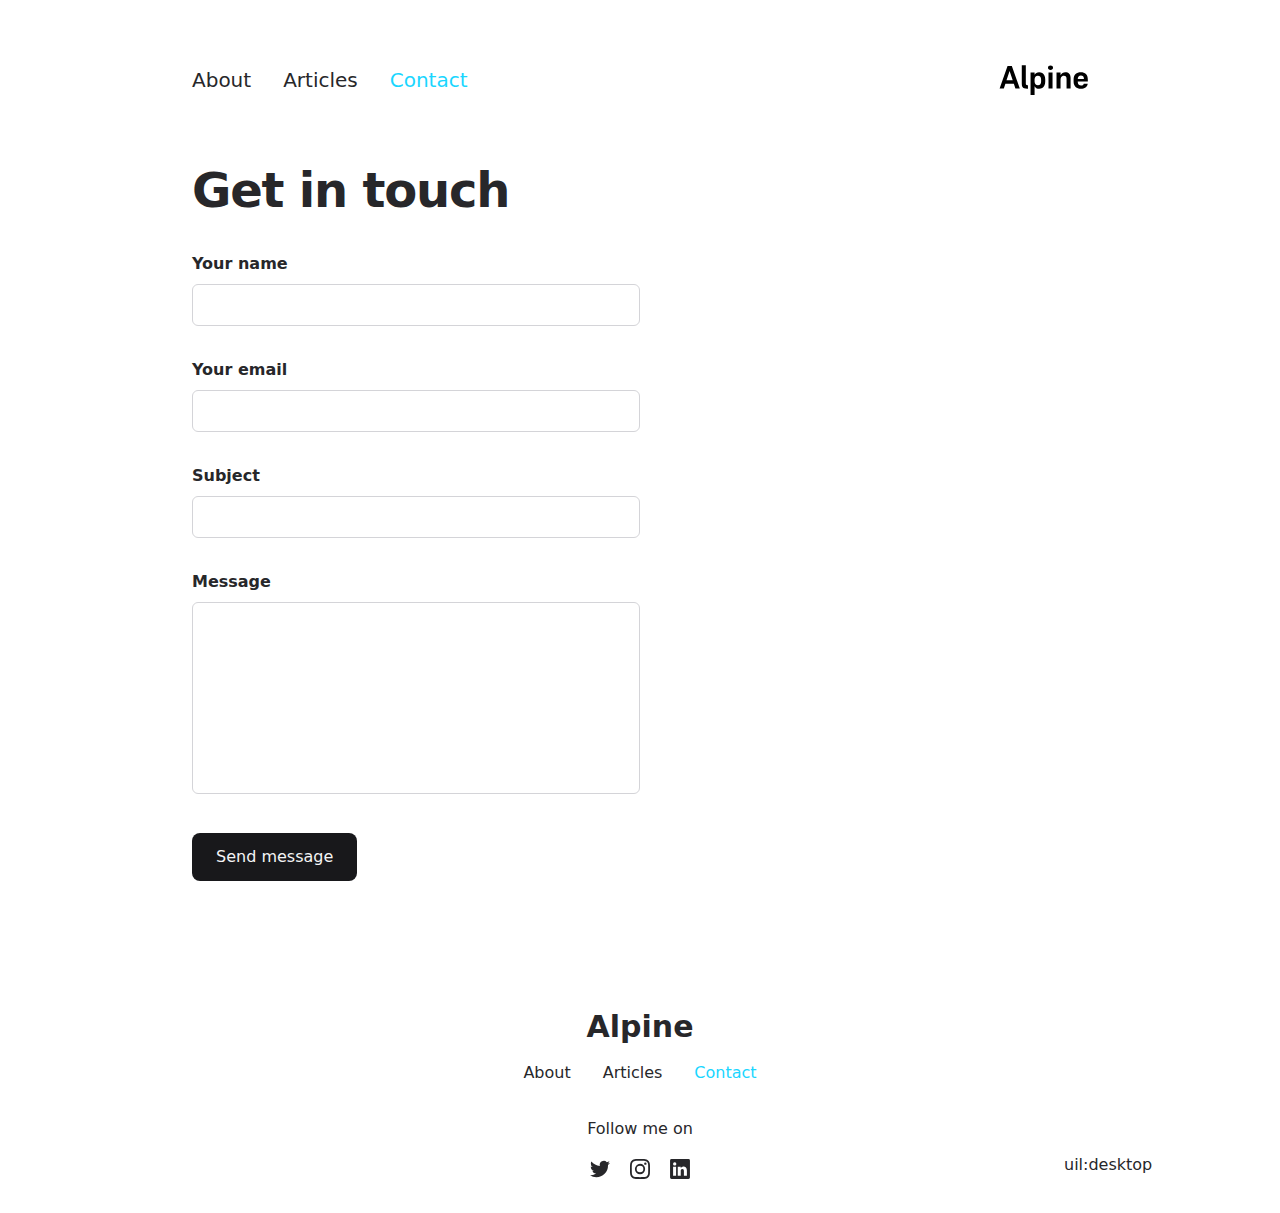
<file: contact/index.html>
<!DOCTYPE html><html  lang="en"><head><meta charset="utf-8">
<meta name="viewport" content="width=device-width, initial-scale=1">
<title>Contact</title>
<meta name="twitter:card" content="summary_large_image">
<meta name="description" content="The minimalist blog theme">
<meta property="og:description" content="The minimalist blog theme">
<meta property="og:image" content="/social-card-preview.png">
<meta property="og:image:width" content="400">
<meta property="og:image:height" content="300">
<meta property="og:image:alt" content="An image showcasing my project.">
<meta property="og:title" content="Contact">
<link rel="preload" as="fetch" crossorigin="anonymous" href="/contact/_payload.json?1047a87a-fde2-4d3e-9408-058b4288c999">
<link rel="stylesheet" href="/_nuxt/entry.BO5BtMGs.css">
<link rel="stylesheet" href="/_nuxt/DocumentDrivenNotFound.D50PVHhX.css">
<link rel="stylesheet" href="/_nuxt/ProseH1.BaFKCxH4.css">
<link rel="stylesheet" href="/_nuxt/ContactForm.OFKL0yDC.css">
<link rel="stylesheet" href="/_nuxt/Input.CaBKepj-.css">
<link rel="stylesheet" href="/_nuxt/Button.DwmPthjb.css">
<link rel="modulepreload" as="script" crossorigin href="/_nuxt/0sj_jyWR.js">
<link rel="modulepreload" as="script" crossorigin href="/_nuxt/BSuQv5H6.js">
<link rel="modulepreload" as="script" crossorigin href="/_nuxt/D5PmRsTd.js">
<link rel="modulepreload" as="script" crossorigin href="/_nuxt/CurYmxaA.js">
<link rel="modulepreload" as="script" crossorigin href="/_nuxt/B15Lghgr.js">
<link rel="modulepreload" as="script" crossorigin href="/_nuxt/LeO2wfpQ.js">
<link rel="modulepreload" as="script" crossorigin href="/_nuxt/D_5htG4L.js">
<link rel="modulepreload" as="script" crossorigin href="/_nuxt/CsMpMxvF.js">
<link rel="modulepreload" as="script" crossorigin href="/_nuxt/BBnK0Hxz.js">
<link rel="modulepreload" as="script" crossorigin href="/_nuxt/CIVuiL_k.js">
<link rel="modulepreload" as="script" crossorigin href="/_nuxt/qrAKx3sr.js">
<link rel="modulepreload" as="script" crossorigin href="/_nuxt/Cgkag2a6.js">
<link rel="modulepreload" as="script" crossorigin href="/_nuxt/R5G0nVpI.js">
<link rel="prefetch" as="style" href="/_nuxt/article.y1e5dj1c.css">
<link rel="prefetch" as="style" href="/_nuxt/ProseA.DyXD2jMe.css">
<link rel="prefetch" as="script" crossorigin href="/_nuxt/DW21ehea.js">
<link rel="prefetch" as="script" crossorigin href="/_nuxt/DoblJUKK.js">
<link rel="prefetch" as="script" crossorigin href="/_nuxt/BcWussCh.js">
<link rel="prefetch" as="script" crossorigin href="/_nuxt/D2qVaU_t.js">
<link rel="prefetch" as="script" crossorigin href="/_nuxt/JBXPJPaa.js">
<link rel="prefetch" as="style" href="/_nuxt/useStudio.DzA-IoZ4.css">
<link rel="prefetch" as="script" crossorigin href="/_nuxt/CekCK8ys.js">
<link rel="prefetch" as="style" href="/_nuxt/error-404.Bwq3Qtp8.css">
<link rel="prefetch" as="script" crossorigin href="/_nuxt/D9J_jzuW.js">
<link rel="prefetch" as="style" href="/_nuxt/error-500.C69HPPxN.css">
<link rel="prefetch" as="script" crossorigin href="/_nuxt/i2vEiJ3Q.js">
<script type="module" src="/_nuxt/0sj_jyWR.js" crossorigin></script><style id="pinceau-runtime-hydratable">@media{.phy[--]{--puid:pM97nF-v;}.pv-l_33y4{max-width:var(--elements-container-maxWidth);padding-left:var(--elements-container-padding-mobile);padding-right:var(--elements-container-padding-mobile);}@media (min-width: 475px){.pv-l_33y4{padding-left:var(--elements-container-padding-xs);padding-right:var(--elements-container-padding-xs);}}@media (min-width: 640px){.pv-l_33y4{padding-left:var(--elements-container-padding-sm);padding-right:var(--elements-container-padding-sm);}}@media (min-width: 768px){.pv-l_33y4{padding-left:var(--elements-container-padding-md);padding-right:var(--elements-container-padding-md);}}} </style><style id="pinceau-theme">@media { :root {--pinceau-mq: initial; --alpine-readableLine: 68ch;--alpine-backdrop-backgroundColor: #f4f4f5b3;--prose-code-inline-padding: 0.2rem 0.375rem 0.2rem 0.375rem;--prose-code-block-backdropFilter: contrast(1);--prose-code-block-border-style: solid;--prose-code-block-border-width: 1px;--prose-tbody-tr-borderBottom-style: dashed;--prose-tbody-tr-borderBottom-width: 1px;--prose-th-textAlign: inherit;--prose-thead-borderBottom-style: solid;--prose-thead-borderBottom-width: 1px;--prose-thead-border-style: solid;--prose-thead-border-width: 0px;--prose-table-textAlign: start;--prose-hr-width: 1px;--prose-hr-style: solid;--prose-li-listStylePosition: outside;--prose-ol-li-markerColor: currentColor;--prose-ol-paddingInlineStart: 21px;--prose-ol-listStyleType: decimal;--prose-ul-li-markerColor: currentColor;--prose-ul-paddingInlineStart: 21px;--prose-ul-listStyleType: disc;--prose-blockquote-border-style: solid;--prose-blockquote-border-width: 4px;--prose-blockquote-quotes: '201C' '201D' '2018' '2019';--prose-blockquote-paddingInlineStart: 24px;--prose-a-code-color-hover: currentColor;--prose-a-code-color-static: currentColor;--prose-a-hasCode-borderBottom: none;--prose-a-border-distance: 2px;--prose-a-border-color-hover: currentColor;--prose-a-border-color-static: currentColor;--prose-a-border-style-hover: solid;--prose-a-border-style-static: dashed;--prose-a-border-width: 1px;--prose-a-color-static: inherit;--prose-a-textDecoration: none;--prose-h6-margin: 3rem 0 2rem;--prose-h5-margin: 3rem 0 2rem;--prose-h4-margin: 3rem 0 2rem;--prose-h3-margin: 3rem 0 2rem;--prose-h2-margin: 3rem 0 2rem;--prose-h1-margin: 0 0 2rem;--prose-p-fontSize: 18px;--typography-lead-loose: 2;--typography-lead-relaxed: 1.625;--typography-lead-normal: 1.5;--typography-lead-snug: 1.375;--typography-lead-tight: 1.25;--typography-lead-none: 1;--typography-lead-10: 2.5rem;--typography-lead-9: 2.25rem;--typography-lead-8: 2rem;--typography-lead-7: 1.75rem;--typography-lead-6: 1.5rem;--typography-lead-5: 1.25rem;--typography-lead-4: 1rem;--typography-lead-3: .75rem;--typography-lead-2: .5rem;--typography-lead-1: .025rem;--typography-fontWeight-black: 900;--typography-fontWeight-extrabold: 800;--typography-fontWeight-bold: 700;--typography-fontWeight-semibold: 600;--typography-fontWeight-medium: 500;--typography-fontWeight-normal: 400;--typography-fontWeight-light: 300;--typography-fontWeight-extralight: 200;--typography-fontWeight-thin: 100;--typography-fontSize-9xl: 128px;--typography-fontSize-8xl: 96px;--typography-fontSize-7xl: 72px;--typography-fontSize-6xl: 60px;--typography-fontSize-5xl: 48px;--typography-fontSize-4xl: 36px;--typography-fontSize-3xl: 30px;--typography-fontSize-2xl: 24px;--typography-fontSize-xl: 20px;--typography-fontSize-lg: 18px;--typography-fontSize-base: 16px;--typography-fontSize-sm: 14px;--typography-fontSize-xs: 12px;--typography-letterSpacing-wide: 0.025em;--typography-letterSpacing-tight: -0.025em;--typography-verticalMargin-base: 24px;--typography-verticalMargin-sm: 16px;--elements-border-secondary-hover: [object Object];--elements-backdrop-background: #fffc;--elements-backdrop-filter: saturate(200%) blur(20px);--elements-container-maxWidth: 64rem;--lead-loose: 2;--lead-relaxed: 1.625;--lead-normal: 1.5;--lead-snug: 1.375;--lead-tight: 1.25;--lead-none: 1;--lead-10: 2.5rem;--lead-9: 2.25rem;--lead-8: 2rem;--lead-7: 1.75rem;--lead-6: 1.5rem;--lead-5: 1.25rem;--lead-4: 1rem;--lead-3: .75rem;--lead-2: .5rem;--lead-1: .025rem;--letterSpacing-widest: 0.1em;--letterSpacing-wider: 0.05em;--letterSpacing-wide: 0.025em;--letterSpacing-normal: 0em;--letterSpacing-tight: -0.025em;--letterSpacing-tighter: -0.05em;--fontSize-9xl: 8rem;--fontSize-8xl: 6rem;--fontSize-7xl: 4.5rem;--fontSize-6xl: 3.75rem;--fontSize-5xl: 3rem;--fontSize-4xl: 2.25rem;--fontSize-3xl: 1.875rem;--fontSize-2xl: 1.5rem;--fontSize-xl: 1.25rem;--fontSize-lg: 1.125rem;--fontSize-base: 1rem;--fontSize-sm: 0.875rem;--fontSize-xs: 0.75rem;--fontWeight-black: 900;--fontWeight-extrabold: 800;--fontWeight-bold: 700;--fontWeight-semibold: 600;--fontWeight-medium: 500;--fontWeight-normal: 400;--fontWeight-light: 300;--fontWeight-extralight: 200;--fontWeight-thin: 100;--font-mono: ui-monospace, SFMono-Regular, Menlo, Monaco, Consolas, Liberation Mono, Courier New, monospace;--font-serif: ui-serif, Georgia, Cambria, Times New Roman, Times, serif;--font-sans: ui-sans-serif, system-ui, -apple-system, BlinkMacSystemFont, Segoe UI, Roboto, Helvetica Neue, Arial, Noto Sans, sans-serif, Apple Color Emoji, Segoe UI Emoji, Segoe UI Symbol, Noto Color Emoji;--opacity-total: 1;--opacity-high: 0.8;--opacity-medium: 0.5;--opacity-soft: 0.3;--opacity-light: 0.15;--opacity-bright: 0.1;--opacity-noOpacity: 0;--borderWidth-lg: 3px;--borderWidth-md: 2px;--borderWidth-sm: 1px;--borderWidth-noBorder: 0;--space-rem-875: 0.875rem;--space-rem-625: 0.625rem;--space-rem-375: 0.375rem;--space-rem-125: 0.125rem;--space-px: 1px;--space-128: 32rem;--space-96: 24rem;--space-80: 20rem;--space-72: 18rem;--space-64: 16rem;--space-60: 15rem;--space-56: 14rem;--space-52: 13rem;--space-48: 12rem;--space-44: 11rem;--space-40: 10rem;--space-36: 9rem;--space-32: 8rem;--space-28: 7rem;--space-24: 6rem;--space-20: 5rem;--space-16: 4rem;--space-14: 3.5rem;--space-12: 3rem;--space-11: 2.75rem;--space-10: 2.5rem;--space-9: 2.25rem;--space-8: 2rem;--space-7: 1.75rem;--space-6: 1.5rem;--space-5: 1.25rem;--space-4: 1rem;--space-3: 0.75rem;--space-2: 0.5rem;--space-1: 0.25rem;--space-0: 0px;--size-full: 100%;--size-7xl: 80rem;--size-6xl: 72rem;--size-5xl: 64rem;--size-4xl: 56rem;--size-3xl: 48rem;--size-2xl: 42rem;--size-xl: 36rem;--size-lg: 32rem;--size-md: 28rem;--size-sm: 24rem;--size-xs: 20rem;--size-200: 200px;--size-104: 104px;--size-80: 80px;--size-64: 64px;--size-56: 56px;--size-48: 48px;--size-40: 40px;--size-32: 32px;--size-24: 24px;--size-20: 20px;--size-16: 16px;--size-12: 12px;--size-8: 8px;--size-6: 6px;--size-4: 4px;--size-2: 2px;--size-0: 0px;--radii-full: 9999px;--radii-3xl: 1.75rem;--radii-2xl: 1.5rem;--radii-xl: 1rem;--radii-lg: 0.75rem;--radii-md: 0.5rem;--radii-sm: 0.375rem;--radii-xs: 0.25rem;--radii-2xs: 0.125rem;--radii-none: 0px;--shadow-none: 0px 0px 0px 0px transparent;--shadow-lg: 0px 10px 15px -3px #000000, 0px 4px 6px -4px #000000;--shadow-md: 0px 4px 6px -1px #000000, 0px 2px 4px -2px #000000;--shadow-sm: 0px 1px 3px 0px #000000, 0px 1px 2px -1px #000000;--shadow-xs: 0px 1px 2px 0px #000000;--height-screen: 100vh;--width-screen: 100vw;--color-primary-900: #002e38;--color-primary-800: #005c70;--color-primary-700: #008aa9;--color-primary-600: #00b9e1;--color-primary-500: #1ad6ff;--color-primary-400: #40ddff;--color-primary-300: #66e4ff;--color-primary-200: #8deaff;--color-primary-100: #b3f1ff;--color-primary-50: #d9f8ff;--color-ruby-900: #380011;--color-ruby-800: #700021;--color-ruby-700: #a90032;--color-ruby-600: #e10043;--color-ruby-500: #ff1a5e;--color-ruby-400: #ff4079;--color-ruby-300: #ff6694;--color-ruby-200: #ff8dae;--color-ruby-100: #ffb3c9;--color-ruby-50: #ffd9e4;--color-pink-900: #380025;--color-pink-800: #70004b;--color-pink-700: #a90070;--color-pink-600: #e10095;--color-pink-500: #ff1ab2;--color-pink-400: #ff40bf;--color-pink-300: #ff66cc;--color-pink-200: #ff8dd8;--color-pink-100: #ffb3e5;--color-pink-50: #ffd9f2;--color-purple-900: #190038;--color-purple-800: #330070;--color-purple-700: #4c00a9;--color-purple-600: #6500e1;--color-purple-500: #811aff;--color-purple-400: #9640ff;--color-purple-300: #ab66ff;--color-purple-200: #c08dff;--color-purple-100: #d5b3ff;--color-purple-50: #ead9ff;--color-royalblue-900: #0b0531;--color-royalblue-800: #160a62;--color-royalblue-700: #211093;--color-royalblue-600: #2c15c4;--color-royalblue-500: #4127e8;--color-royalblue-400: #614bec;--color-royalblue-300: #806ff0;--color-royalblue-200: #a093f3;--color-royalblue-100: #c0b7f7;--color-royalblue-50: #dfdbfb;--color-indigoblue-900: #001238;--color-indigoblue-800: #002370;--color-indigoblue-700: #0035a9;--color-indigoblue-600: #0047e1;--color-indigoblue-500: #1a62ff;--color-indigoblue-400: #407cff;--color-indigoblue-300: #6696ff;--color-indigoblue-200: #8db0ff;--color-indigoblue-100: #b3cbff;--color-indigoblue-50: #d9e5ff;--color-blue-900: #002438;--color-blue-800: #004870;--color-blue-700: #006ca9;--color-blue-600: #0090e1;--color-blue-500: #1aadff;--color-blue-400: #40bbff;--color-blue-300: #66c8ff;--color-blue-200: #8dd6ff;--color-blue-100: #b3e4ff;--color-blue-50: #d9f1ff;--color-lightblue-900: #002e38;--color-lightblue-800: #005c70;--color-lightblue-700: #008aa9;--color-lightblue-600: #00b9e1;--color-lightblue-500: #1ad6ff;--color-lightblue-400: #40ddff;--color-lightblue-300: #66e4ff;--color-lightblue-200: #8deaff;--color-lightblue-100: #b3f1ff;--color-lightblue-50: #d9f8ff;--color-teal-900: #062a28;--color-teal-800: #0b544f;--color-teal-700: #117d77;--color-teal-600: #16a79e;--color-teal-500: #1cd1c6;--color-teal-400: #36e4da;--color-teal-300: #5fe9e1;--color-teal-200: #87efe9;--color-teal-100: #aff4f0;--color-teal-50: #d7faf8;--color-pear-900: #2a2b09;--color-pear-800: #545512;--color-pear-700: #7e801b;--color-pear-600: #a8aa24;--color-pear-500: #d0d32f;--color-pear-400: #d8da52;--color-pear-300: #e0e274;--color-pear-200: #e8e997;--color-pear-100: #eff0ba;--color-pear-50: #f7f8dc;--color-red-900: #380300;--color-red-800: #700700;--color-red-700: #a90a00;--color-red-600: #e10e00;--color-red-500: #ff281a;--color-red-400: #ff4c40;--color-red-300: #ff7066;--color-red-200: #ff948d;--color-red-100: #ffb7b3;--color-red-50: #ffdbd9;--color-orange-900: #381800;--color-orange-800: #702f00;--color-orange-700: #a94700;--color-orange-600: #e15e00;--color-orange-500: #ff7a1a;--color-orange-400: #ff9040;--color-orange-300: #ffa666;--color-orange-200: #ffbd8d;--color-orange-100: #ffd3b3;--color-orange-50: #ffe9d9;--color-yellow-900: #362b03;--color-yellow-800: #6d5605;--color-yellow-700: #a38108;--color-yellow-600: #daac0a;--color-yellow-500: #f5c828;--color-yellow-400: #f7d14c;--color-yellow-300: #f8da70;--color-yellow-200: #fae393;--color-yellow-100: #fcedb7;--color-yellow-50: #fdf6db;--color-green-900: #003f25;--color-green-800: #005e38;--color-green-700: #007e4a;--color-green-600: #009d5d;--color-green-500: #00bd6f;--color-green-400: #00dc82;--color-green-300: #30ffaa;--color-green-200: #83ffcc;--color-green-100: #acffdd;--color-green-50: #d6ffee;--color-gray-900: #18181B;--color-gray-800: #27272A;--color-gray-700: #3f3f46;--color-gray-600: #52525B;--color-gray-500: #71717A;--color-gray-400: #a1a1aa;--color-gray-300: #D4d4d8;--color-gray-200: #e4e4e7;--color-gray-100: #f4f4f5;--color-gray-50: #fafafa;--color-black: #0c0c0d;--color-white: #FFFFFF;--media-portrait: only screen and (orientation: portrait);--media-landscape: only screen and (orientation: landscape);--media-rm: (prefers-reduced-motion: reduce);--media-2xl: (min-width: 1536px);--media-xl: (min-width: 1280px);--media-lg: (min-width: 1024px);--media-md: (min-width: 768px);--media-sm: (min-width: 640px);--media-xs: (min-width: 475px);--alpine-body-color: var(--color-gray-800);--alpine-body-backgroundColor: var(--color-white);--prose-code-inline-fontWeight: var(--typography-fontWeight-normal);--prose-code-inline-fontSize: var(--typography-fontSize-sm);--prose-code-inline-borderRadius: var(--radii-xs);--prose-code-block-pre-padding: var(--typography-verticalMargin-sm);--prose-code-block-margin: var(--typography-verticalMargin-base) 0;--prose-code-block-fontSize: var(--typography-fontSize-sm);--prose-tbody-code-inline-fontSize: var(--typography-fontSize-sm);--prose-tbody-td-padding: var(--typography-verticalMargin-sm);--prose-th-fontWeight: var(--typography-fontWeight-semibold);--prose-th-padding: 0 var(--typography-verticalMargin-sm) var(--typography-verticalMargin-sm) var(--typography-verticalMargin-sm);--prose-table-lineHeight: var(--typography-lead-6);--prose-table-fontSize: var(--typography-fontSize-sm);--prose-table-margin: var(--typography-verticalMargin-base) 0;--prose-hr-margin: var(--typography-verticalMargin-base) 0;--prose-li-margin: var(--typography-verticalMargin-sm) 0;--prose-ol-margin: var(--typography-verticalMargin-base) 0;--prose-ul-margin: var(--typography-verticalMargin-base) 0;--prose-blockquote-margin: var(--typography-verticalMargin-base) 0;--prose-a-code-border-style: var(--prose-a-border-style-static);--prose-a-code-border-width: var(--prose-a-border-width);--prose-a-fontWeight: var(--typography-fontWeight-medium);--prose-img-margin: var(--typography-verticalMargin-base) 0;--prose-strong-fontWeight: var(--typography-fontWeight-semibold);--prose-h6-iconSize: var(--typography-fontSize-base);--prose-h6-fontWeight: var(--typography-fontWeight-semibold);--prose-h6-lineHeight: var(--typography-lead-normal);--prose-h6-fontSize: var(--typography-fontSize-lg);--prose-h5-iconSize: var(--typography-fontSize-lg);--prose-h5-fontWeight: var(--typography-fontWeight-semibold);--prose-h5-lineHeight: var(--typography-lead-snug);--prose-h5-fontSize: var(--typography-fontSize-xl);--prose-h4-iconSize: var(--typography-fontSize-lg);--prose-h4-letterSpacing: var(--typography-letterSpacing-tight);--prose-h4-fontWeight: var(--typography-fontWeight-semibold);--prose-h4-lineHeight: var(--typography-lead-snug);--prose-h4-fontSize: var(--typography-fontSize-2xl);--prose-h3-iconSize: var(--typography-fontSize-xl);--prose-h3-letterSpacing: var(--typography-letterSpacing-tight);--prose-h3-fontWeight: var(--typography-fontWeight-semibold);--prose-h3-lineHeight: var(--typography-lead-snug);--prose-h3-fontSize: var(--typography-fontSize-3xl);--prose-h2-iconSize: var(--typography-fontSize-2xl);--prose-h2-letterSpacing: var(--typography-letterSpacing-tight);--prose-h2-fontWeight: var(--typography-fontWeight-semibold);--prose-h2-lineHeight: var(--typography-lead-tight);--prose-h2-fontSize: var(--typography-fontSize-4xl);--prose-h1-iconSize: var(--typography-fontSize-3xl);--prose-h1-letterSpacing: var(--typography-letterSpacing-tight);--prose-h1-fontWeight: var(--typography-fontWeight-bold);--prose-h1-lineHeight: var(--typography-lead-tight);--prose-h1-fontSize: var(--typography-fontSize-5xl);--prose-p-br-margin: var(--typography-verticalMargin-base) 0 0 0;--prose-p-margin: var(--typography-verticalMargin-base) 0;--prose-p-lineHeight: var(--typography-lead-normal);--typography-color-primary-900: var(--color-primary-900);--typography-color-primary-800: var(--color-primary-800);--typography-color-primary-700: var(--color-primary-700);--typography-color-primary-600: var(--color-primary-600);--typography-color-primary-500: var(--color-primary-500);--typography-color-primary-400: var(--color-primary-400);--typography-color-primary-300: var(--color-primary-300);--typography-color-primary-200: var(--color-primary-200);--typography-color-primary-100: var(--color-primary-100);--typography-color-primary-50: var(--color-primary-50);--typography-font-code: var(--font-mono);--typography-font-body: var(--font-sans);--typography-font-display: var(--font-sans);--typography-body-backgroundColor: var(--color-white);--typography-body-color: var(--color-black);--elements-state-danger-borderColor-secondary: var(--color-red-200);--elements-state-danger-borderColor-primary: var(--color-red-100);--elements-state-danger-backgroundColor-secondary: var(--color-red-100);--elements-state-danger-backgroundColor-primary: var(--color-red-50);--elements-state-danger-color-secondary: var(--color-red-600);--elements-state-danger-color-primary: var(--color-red-500);--elements-state-warning-borderColor-secondary: var(--color-yellow-200);--elements-state-warning-borderColor-primary: var(--color-yellow-100);--elements-state-warning-backgroundColor-secondary: var(--color-yellow-100);--elements-state-warning-backgroundColor-primary: var(--color-yellow-50);--elements-state-warning-color-secondary: var(--color-yellow-700);--elements-state-warning-color-primary: var(--color-yellow-600);--elements-state-success-borderColor-secondary: var(--color-green-200);--elements-state-success-borderColor-primary: var(--color-green-100);--elements-state-success-backgroundColor-secondary: var(--color-green-100);--elements-state-success-backgroundColor-primary: var(--color-green-50);--elements-state-success-color-secondary: var(--color-green-600);--elements-state-success-color-primary: var(--color-green-500);--elements-state-info-borderColor-secondary: var(--color-blue-200);--elements-state-info-borderColor-primary: var(--color-blue-100);--elements-state-info-backgroundColor-secondary: var(--color-blue-100);--elements-state-info-backgroundColor-primary: var(--color-blue-50);--elements-state-info-color-secondary: var(--color-blue-600);--elements-state-info-color-primary: var(--color-blue-500);--elements-state-primary-borderColor-secondary: var(--color-primary-200);--elements-state-primary-borderColor-primary: var(--color-primary-100);--elements-state-primary-backgroundColor-secondary: var(--color-primary-100);--elements-state-primary-backgroundColor-primary: var(--color-primary-50);--elements-state-primary-color-secondary: var(--color-primary-700);--elements-state-primary-color-primary: var(--color-primary-600);--elements-surface-secondary-backgroundColor: var(--color-gray-200);--elements-surface-primary-backgroundColor: var(--color-gray-100);--elements-surface-background-base: var(--color-gray-100);--elements-border-secondary-static: var(--color-gray-200);--elements-border-primary-hover: var(--color-gray-200);--elements-border-primary-static: var(--color-gray-100);--elements-container-padding-md: var(--space-16);--elements-container-padding-sm: var(--space-12);--elements-container-padding-xs: var(--space-8);--elements-container-padding-mobile: var(--space-6);--elements-text-secondary-color-hover: var(--color-gray-700);--elements-text-secondary-color-static: var(--color-gray-500);--elements-text-primary-color-static: var(--color-gray-900);--text-6xl-lineHeight: var(--lead-none);--text-6xl-fontSize: var(--fontSize-6xl);--text-5xl-lineHeight: var(--lead-none);--text-5xl-fontSize: var(--fontSize-5xl);--text-4xl-lineHeight: var(--lead-10);--text-4xl-fontSize: var(--fontSize-4xl);--text-3xl-lineHeight: var(--lead-9);--text-3xl-fontSize: var(--fontSize-3xl);--text-2xl-lineHeight: var(--lead-8);--text-2xl-fontSize: var(--fontSize-2xl);--text-xl-lineHeight: var(--lead-7);--text-xl-fontSize: var(--fontSize-xl);--text-lg-lineHeight: var(--lead-7);--text-lg-fontSize: var(--fontSize-lg);--text-base-lineHeight: var(--lead-6);--text-base-fontSize: var(--fontSize-base);--text-sm-lineHeight: var(--lead-5);--text-sm-fontSize: var(--fontSize-sm);--text-xs-lineHeight: var(--lead-4);--text-xs-fontSize: var(--fontSize-xs);--shadow-2xl: 0px 25px 50px -12px var(--color-gray-900);--shadow-xl: 0px 20px 25px -5px var(--color-gray-400), 0px 8px 10px -6px #000000;--color-secondary-900: var(--color-gray-900);--color-secondary-800: var(--color-gray-800);--color-secondary-700: var(--color-gray-700);--color-secondary-600: var(--color-gray-600);--color-secondary-500: var(--color-gray-500);--color-secondary-400: var(--color-gray-400);--color-secondary-300: var(--color-gray-300);--color-secondary-200: var(--color-gray-200);--color-secondary-100: var(--color-gray-100);--color-secondary-50: var(--color-gray-50);--prose-a-code-background-hover: var(--typography-color-primary-50);--prose-a-code-border-color-hover: var(--typography-color-primary-500);--prose-a-color-hover: var(--typography-color-primary-500);--typography-color-secondary-900: var(--color-secondary-900);--typography-color-secondary-800: var(--color-secondary-800);--typography-color-secondary-700: var(--color-secondary-700);--typography-color-secondary-600: var(--color-secondary-600);--typography-color-secondary-500: var(--color-secondary-500);--typography-color-secondary-400: var(--color-secondary-400);--typography-color-secondary-300: var(--color-secondary-300);--typography-color-secondary-200: var(--color-secondary-200);--typography-color-secondary-100: var(--color-secondary-100);--typography-color-secondary-50: var(--color-secondary-50);--prose-code-inline-backgroundColor: var(--typography-color-secondary-100);--prose-code-inline-color: var(--typography-color-secondary-700);--prose-code-block-backgroundColor: var(--typography-color-secondary-100);--prose-code-block-color: var(--typography-color-secondary-700);--prose-code-block-border-color: var(--typography-color-secondary-200);--prose-tbody-tr-borderBottom-color: var(--typography-color-secondary-200);--prose-th-color: var(--typography-color-secondary-600);--prose-thead-borderBottom-color: var(--typography-color-secondary-200);--prose-thead-border-color: var(--typography-color-secondary-300);--prose-hr-color: var(--typography-color-secondary-200);--prose-blockquote-border-color: var(--typography-color-secondary-200);--prose-blockquote-color: var(--typography-color-secondary-500);--prose-a-code-border-color-static: var(--typography-color-secondary-400); } }@media { :root.dark {--pinceau-mq: dark; --alpine-backdrop-backgroundColor: #18181bb3;--prose-code-block-backdropFilter: contrast(1);--prose-ol-li-markerColor: currentColor;--prose-ul-li-markerColor: currentColor;--prose-a-code-color-hover: currentColor;--prose-a-code-color-static: currentColor;--prose-a-border-color-hover: currentColor;--prose-a-border-color-static: currentColor;--prose-a-color-static: inherit;--elements-backdrop-background: #0c0d0ccc;--alpine-body-color: var(--color-gray-200);--alpine-body-backgroundColor: var(--color-black);--typography-body-backgroundColor: var(--color-black);--typography-body-color: var(--color-white);--elements-state-danger-borderColor-secondary: var(--color-red-700);--elements-state-danger-borderColor-primary: var(--color-red-800);--elements-state-danger-backgroundColor-secondary: var(--color-red-800);--elements-state-danger-backgroundColor-primary: var(--color-red-900);--elements-state-danger-color-secondary: var(--color-red-200);--elements-state-danger-color-primary: var(--color-red-300);--elements-state-warning-borderColor-secondary: var(--color-yellow-700);--elements-state-warning-borderColor-primary: var(--color-yellow-800);--elements-state-warning-backgroundColor-secondary: var(--color-yellow-800);--elements-state-warning-backgroundColor-primary: var(--color-yellow-900);--elements-state-warning-color-secondary: var(--color-yellow-200);--elements-state-warning-color-primary: var(--color-yellow-400);--elements-state-success-borderColor-secondary: var(--color-green-700);--elements-state-success-borderColor-primary: var(--color-green-800);--elements-state-success-backgroundColor-secondary: var(--color-green-800);--elements-state-success-backgroundColor-primary: var(--color-green-900);--elements-state-success-color-secondary: var(--color-green-200);--elements-state-success-color-primary: var(--color-green-400);--elements-state-info-borderColor-secondary: var(--color-blue-700);--elements-state-info-borderColor-primary: var(--color-blue-800);--elements-state-info-backgroundColor-secondary: var(--color-blue-800);--elements-state-info-backgroundColor-primary: var(--color-blue-900);--elements-state-info-color-secondary: var(--color-blue-200);--elements-state-info-color-primary: var(--color-blue-400);--elements-state-primary-borderColor-secondary: var(--color-primary-700);--elements-state-primary-borderColor-primary: var(--color-primary-800);--elements-state-primary-backgroundColor-secondary: var(--color-primary-800);--elements-state-primary-backgroundColor-primary: var(--color-primary-900);--elements-state-primary-color-secondary: var(--color-primary-200);--elements-state-primary-color-primary: var(--color-primary-400);--elements-surface-secondary-backgroundColor: var(--color-gray-800);--elements-surface-primary-backgroundColor: var(--color-gray-900);--elements-surface-background-base: var(--color-gray-900);--elements-border-secondary-static: var(--color-gray-800);--elements-border-primary-hover: var(--color-gray-800);--elements-border-primary-static: var(--color-gray-900);--elements-text-secondary-color-hover: var(--color-gray-200);--elements-text-secondary-color-static: var(--color-gray-400);--elements-text-primary-color-static: var(--color-gray-50);--prose-a-code-background-hover: var(--typography-color-primary-900);--prose-a-code-border-color-hover: var(--typography-color-primary-600);--prose-a-color-hover: var(--typography-color-primary-400);--prose-code-inline-backgroundColor: var(--typography-color-secondary-800);--prose-code-inline-color: var(--typography-color-secondary-200);--prose-code-block-backgroundColor: var(--typography-color-secondary-900);--prose-code-block-color: var(--typography-color-secondary-200);--prose-code-block-border-color: var(--typography-color-secondary-800);--prose-tbody-tr-borderBottom-color: var(--typography-color-secondary-800);--prose-th-color: var(--typography-color-secondary-400);--prose-thead-borderBottom-color: var(--typography-color-secondary-800);--prose-thead-border-color: var(--typography-color-secondary-600);--prose-hr-color: var(--typography-color-secondary-800);--prose-blockquote-border-color: var(--typography-color-secondary-700);--prose-blockquote-color: var(--typography-color-secondary-400);--prose-a-code-border-color-static: var(--typography-color-secondary-600); } }</style><script>"use strict";(()=>{const a=window,e=document.documentElement,c=window.localStorage,d=["dark","light"],n=c&&c.getItem&&c.getItem("nuxt-color-mode")||"system";let l=n==="system"?f():n;const i=e.getAttribute("data-color-mode-forced");i&&(l=i),r(l),a["__NUXT_COLOR_MODE__"]={preference:n,value:l,getColorScheme:f,addColorScheme:r,removeColorScheme:u};function r(o){const t=""+o+"",s="";e.classList?e.classList.add(t):e.className+=" "+t,s&&e.setAttribute("data-"+s,o)}function u(o){const t=""+o+"",s="";e.classList?e.classList.remove(t):e.className=e.className.replace(new RegExp(t,"g"),""),s&&e.removeAttribute("data-"+s)}function m(o){return a.matchMedia("(prefers-color-scheme"+o+")")}function f(){if(a.matchMedia&&m("").media!=="not all"){for(const o of d)if(m(":"+o).matches)return o}return"light"}})();
</script></head><body><div id="__nuxt"><div class="container pv-l_33y4 pc-pM97nF app-layout" data-v-d239e842 data-v-8d696e14><!--[--><div class="nuxt-progress" style="width:0%;height:3px;opacity:0;background-size:Infinity% auto;" data-v-d239e842></div><header class="right" data-v-d239e842 data-v-9ab7bd13><div class="menu" data-v-9ab7bd13><button aria-label="Navigation Menu" data-v-9ab7bd13><svg width="24" height="24" viewBox="0 0 68 68" fill="currentColor" xmlns="http://www.w3.org/2000/svg" data-v-9ab7bd13><path d="M8 34C8 32.1362 8 31.2044 8.30448 30.4693C8.71046 29.4892 9.48915 28.7105 10.4693 28.3045C11.2044 28 12.1362 28 14 28C15.8638 28 16.7956 28 17.5307 28.3045C18.5108 28.7105 19.2895 29.4892 19.6955 30.4693C20 31.2044 20 32.1362 20 34C20 35.8638 20 36.7956 19.6955 37.5307C19.2895 38.5108 18.5108 39.2895 17.5307 39.6955C16.7956 40 15.8638 40 14 40C12.1362 40 11.2044 40 10.4693 39.6955C9.48915 39.2895 8.71046 38.5108 8.30448 37.5307C8 36.7956 8 35.8638 8 34Z" data-v-9ab7bd13></path><path d="M28 34C28 32.1362 28 31.2044 28.3045 30.4693C28.7105 29.4892 29.4892 28.7105 30.4693 28.3045C31.2044 28 32.1362 28 34 28C35.8638 28 36.7956 28 37.5307 28.3045C38.5108 28.7105 39.2895 29.4892 39.6955 30.4693C40 31.2044 40 32.1362 40 34C40 35.8638 40 36.7956 39.6955 37.5307C39.2895 38.5108 38.5108 39.2895 37.5307 39.6955C36.7956 40 35.8638 40 34 40C32.1362 40 31.2044 40 30.4693 39.6955C29.4892 39.2895 28.7105 38.5108 28.3045 37.5307C28 36.7956 28 35.8638 28 34Z" data-v-9ab7bd13></path><path d="M48 34C48 32.1362 48 31.2044 48.3045 30.4693C48.7105 29.4892 49.4892 28.7105 50.4693 28.3045C51.2044 28 52.1362 28 54 28C55.8638 28 56.7956 28 57.5307 28.3045C58.5108 28.7105 59.2895 29.4892 59.6955 30.4693C60 31.2044 60 32.1362 60 34C60 35.8638 60 36.7956 59.6955 37.5307C59.2895 38.5108 58.5108 39.2895 57.5307 39.6955C56.7956 40 55.8638 40 54 40C52.1362 40 51.2044 40 50.4693 39.6955C49.4892 39.2895 48.7105 38.5108 48.3045 37.5307C48 36.7956 48 35.8638 48 34Z" data-v-9ab7bd13></path></svg></button></div><div class="overlay" data-v-9ab7bd13><nav data-v-9ab7bd13 data-v-b686244c><ul data-v-b686244c><!--[--><li data-v-b686244c><a href="/" class="" data-v-b686244c><span class="underline-fx" data-v-b686244c></span> About</a></li><li data-v-b686244c><a href="/articles" class="" data-v-b686244c><span class="underline-fx" data-v-b686244c></span> Articles</a></li><li data-v-b686244c><a aria-current="page" href="/contact" class="router-link-active router-link-exact-active" data-v-b686244c><span class="underline-fx" data-v-b686244c></span> Contact</a></li><!--]--></ul></nav></div><div class="logo" data-v-9ab7bd13><a href="/" class="" data-v-9ab7bd13><img src="/logo-dark.svg" class="dark-img" alt="alpine" width="89" height="31" data-v-9ab7bd13><img src="/logo.svg" class="light-img" alt="alpine" width="89" height="31" data-v-9ab7bd13></a></div><div class="main-nav" data-v-9ab7bd13><nav data-v-9ab7bd13 data-v-b686244c><ul data-v-b686244c><!--[--><li data-v-b686244c><a href="/" class="" data-v-b686244c><span class="underline-fx" data-v-b686244c></span> About</a></li><li data-v-b686244c><a href="/articles" class="" data-v-b686244c><span class="underline-fx" data-v-b686244c></span> Articles</a></li><li data-v-b686244c><a aria-current="page" href="/contact" class="router-link-active router-link-exact-active" data-v-b686244c><span class="underline-fx" data-v-b686244c></span> Contact</a></li><!--]--></ul></nav></div></header><!--[--><div class="document-driven-page"><main><!--[--><div><h1 id="get-in-touch" data-v-eda08fe6><a aria-current="page" href="/contact#get-in-touch" class="router-link-active router-link-exact-active" data-v-eda08fe6><!--[-->Get in touch<!--]--><!----></a></h1><form class="contact-form" method="POST" action data-v-17a6f169><div class="inputs" data-v-17a6f169><!--[--><div data-v-17a6f169 data-v-43aa7fd9><label for="name" data-v-43aa7fd9>Your name</label><input id="name" name="name" value="" type="text" placeholder="" data-v-43aa7fd9></div><div data-v-17a6f169 data-v-43aa7fd9><label for="email" data-v-43aa7fd9>Your email</label><input id="email" name="email" value="" type="email" placeholder="" data-v-43aa7fd9></div><div data-v-17a6f169 data-v-43aa7fd9><label for="subject" data-v-43aa7fd9>Subject</label><input id="subject" name="subject" value="" type="text" placeholder="" data-v-43aa7fd9></div><div data-v-17a6f169 data-v-43aa7fd9><label for="message" data-v-43aa7fd9>Message</label><textarea id="message" name="message" type="textarea" placeholder="" data-v-43aa7fd9></textarea></div><!--]--></div><div data-v-17a6f169><button type="submit" disabled data-v-17a6f169 data-v-be48f12f><!--[-->Send message<!--]--></button></div></form></div><!--]--></main></div><!--]--><footer class="center" data-v-d239e842 data-v-728bb487><a href="https://www.github.com/nuxt-themes/alpine" rel="noopener noreferrer" class="credits" data-v-728bb487>Alpine</a><div class="navigation" data-v-728bb487><nav data-v-728bb487 data-v-b686244c><ul data-v-b686244c><!--[--><li data-v-b686244c><a href="/" class="" data-v-b686244c><span class="underline-fx" data-v-b686244c></span> About</a></li><li data-v-b686244c><a href="/articles" class="" data-v-b686244c><span class="underline-fx" data-v-b686244c></span> Articles</a></li><li data-v-b686244c><a aria-current="page" href="/contact" class="router-link-active router-link-exact-active" data-v-b686244c><span class="underline-fx" data-v-b686244c></span> Contact</a></li><!--]--></ul></nav></div><p class="message" data-v-728bb487>Follow me on</p><div class="icons" data-v-728bb487><div class="social" data-v-728bb487><!--[--><a href="https://twitter.com/nuxtlabs" rel="noopener noreferrer" target="_blank" title="nuxtlabs" aria-label="nuxtlabs" data-v-3321c6be><svg xmlns="http://www.w3.org/2000/svg" xmlns:xlink="http://www.w3.org/1999/xlink" aria-hidden="true" role="img" class="icon" data-v-3321c6be style="" width="1em" height="1em" viewBox="0 0 24 24" data-v-88a9f04a><path fill="currentColor" d="M22 5.8a8.49 8.49 0 0 1-2.36.64a4.13 4.13 0 0 0 1.81-2.27a8.21 8.21 0 0 1-2.61 1a4.1 4.1 0 0 0-7 3.74a11.64 11.64 0 0 1-8.45-4.29a4.16 4.16 0 0 0-.55 2.07a4.09 4.09 0 0 0 1.82 3.41a4.05 4.05 0 0 1-1.86-.51v.05a4.1 4.1 0 0 0 3.3 4a3.93 3.93 0 0 1-1.1.17a4.9 4.9 0 0 1-.77-.07a4.11 4.11 0 0 0 3.83 2.84A8.22 8.22 0 0 1 3 18.34a7.93 7.93 0 0 1-1-.06a11.57 11.57 0 0 0 6.29 1.85A11.59 11.59 0 0 0 20 8.45v-.53a8.43 8.43 0 0 0 2-2.12"/></svg></a><a href="https://instagram.com/atinuxt" rel="noopener noreferrer" target="_blank" title="atinuxt" aria-label="atinuxt" data-v-3321c6be><svg xmlns="http://www.w3.org/2000/svg" xmlns:xlink="http://www.w3.org/1999/xlink" aria-hidden="true" role="img" class="icon" data-v-3321c6be style="" width="1em" height="1em" viewBox="0 0 24 24" data-v-88a9f04a><path fill="currentColor" d="M17.34 5.46a1.2 1.2 0 1 0 1.2 1.2a1.2 1.2 0 0 0-1.2-1.2m4.6 2.42a7.59 7.59 0 0 0-.46-2.43a4.94 4.94 0 0 0-1.16-1.77a4.7 4.7 0 0 0-1.77-1.15a7.3 7.3 0 0 0-2.43-.47C15.06 2 14.72 2 12 2s-3.06 0-4.12.06a7.3 7.3 0 0 0-2.43.47a4.78 4.78 0 0 0-1.77 1.15a4.7 4.7 0 0 0-1.15 1.77a7.3 7.3 0 0 0-.47 2.43C2 8.94 2 9.28 2 12s0 3.06.06 4.12a7.3 7.3 0 0 0 .47 2.43a4.7 4.7 0 0 0 1.15 1.77a4.78 4.78 0 0 0 1.77 1.15a7.3 7.3 0 0 0 2.43.47C8.94 22 9.28 22 12 22s3.06 0 4.12-.06a7.3 7.3 0 0 0 2.43-.47a4.7 4.7 0 0 0 1.77-1.15a4.85 4.85 0 0 0 1.16-1.77a7.59 7.59 0 0 0 .46-2.43c0-1.06.06-1.4.06-4.12s0-3.06-.06-4.12M20.14 16a5.61 5.61 0 0 1-.34 1.86a3.06 3.06 0 0 1-.75 1.15a3.19 3.19 0 0 1-1.15.75a5.61 5.61 0 0 1-1.86.34c-1 .05-1.37.06-4 .06s-3 0-4-.06a5.73 5.73 0 0 1-1.94-.3a3.27 3.27 0 0 1-1.1-.75a3 3 0 0 1-.74-1.15a5.54 5.54 0 0 1-.4-1.9c0-1-.06-1.37-.06-4s0-3 .06-4a5.54 5.54 0 0 1 .35-1.9A3 3 0 0 1 5 5a3.14 3.14 0 0 1 1.1-.8A5.73 5.73 0 0 1 8 3.86c1 0 1.37-.06 4-.06s3 0 4 .06a5.61 5.61 0 0 1 1.86.34a3.06 3.06 0 0 1 1.19.8a3.06 3.06 0 0 1 .75 1.1a5.61 5.61 0 0 1 .34 1.9c.05 1 .06 1.37.06 4s-.01 3-.06 4M12 6.87A5.13 5.13 0 1 0 17.14 12A5.12 5.12 0 0 0 12 6.87m0 8.46A3.33 3.33 0 1 1 15.33 12A3.33 3.33 0 0 1 12 15.33"/></svg></a><a href="https://www.linkedin.com/company/nuxtlabs" rel="noopener noreferrer" target="_blank" title="LinkedIn" aria-label="LinkedIn" data-v-3321c6be><svg xmlns="http://www.w3.org/2000/svg" xmlns:xlink="http://www.w3.org/1999/xlink" aria-hidden="true" role="img" class="icon" data-v-3321c6be style="" width="1em" height="1em" viewBox="0 0 24 24" data-v-88a9f04a><path fill="currentColor" d="M20.47 2H3.53a1.45 1.45 0 0 0-1.47 1.43v17.14A1.45 1.45 0 0 0 3.53 22h16.94a1.45 1.45 0 0 0 1.47-1.43V3.43A1.45 1.45 0 0 0 20.47 2M8.09 18.74h-3v-9h3ZM6.59 8.48a1.56 1.56 0 1 1 0-3.12a1.57 1.57 0 1 1 0 3.12m12.32 10.26h-3v-4.83c0-1.21-.43-2-1.52-2A1.65 1.65 0 0 0 12.85 13a2 2 0 0 0-.1.73v5h-3v-9h3V11a3 3 0 0 1 2.71-1.5c2 0 3.45 1.29 3.45 4.06Z"/></svg></a><!--]--></div><div class="color-mode-switch" data-v-728bb487><button aria-label="Color Mode" data-v-728bb487 data-v-98f7bfa1><span data-v-98f7bfa1></span></button></div></div></footer><!--]--></div></div><div id="teleports"></div><script type="application/json" id="__NUXT_DATA__" data-ssr="true" data-src="/contact/_payload.json?1047a87a-fde2-4d3e-9408-058b4288c999">[{"state":1,"once":92,"_errors":94,"serverRendered":65,"path":7,"prerenderedAt":96},["Reactive",2],{"$sdd-pages":3,"$sdd-surrounds":37,"$sdd-globals":61,"$scolor-mode":63,"$sdd-navigation":66,"$sicons":83},["ShallowRef",4],["ShallowReactive",5],{"/contact":6},{"_path":7,"_dir":8,"_draft":9,"_partial":9,"_locale":8,"title":10,"description":8,"layout":11,"body":12,"_type":32,"_id":33,"_source":34,"_file":35,"_extension":36},"/contact","",false,"Contact","default",{"type":13,"children":14,"toc":29},"root",[15,24],{"type":16,"tag":17,"props":18,"children":20},"element","h1",{"id":19},"get-in-touch",[21],{"type":22,"value":23},"text","Get in touch",{"type":16,"tag":25,"props":26,"children":28},"contact-form",{":fields":27},"[{\"type\":\"text\",\"name\":\"name\",\"label\":\"Your name\",\"required\":true},{\"type\":\"email\",\"name\":\"email\",\"label\":\"Your email\",\"required\":true},{\"type\":\"text\",\"name\":\"subject\",\"label\":\"Subject\",\"required\":false},{\"type\":\"textarea\",\"name\":\"message\",\"label\":\"Message\",\"required\":true}]",[],{"title":8,"searchDepth":30,"depth":30,"links":31},2,[],"markdown","content:3.contact.md","content","3.contact.md","md",["ShallowRef",38],["ShallowReactive",39],{"/contact":40},[41,47],{"_path":42,"_dir":8,"_draft":9,"_partial":9,"_locale":8,"title":43,"description":8,"layout":44,"_type":32,"_id":45,"_source":34,"_file":46,"_extension":36},"/articles","Articles","page","content:2.articles.md","2.articles.md",{"_path":48,"_dir":49,"_draft":9,"_partial":9,"_locale":8,"title":50,"description":51,"cover":52,"author":53,"date":57,"layout":58,"_type":32,"_id":59,"_source":34,"_file":60,"_extension":36},"/articles/get-started","articles","Get started with Alpine","Creating a blog with Alpine is a command away, as well as deploying to many platforms.","/articles/get-started.webp",{"name":54,"avatarUrl":55,"link":56},"Sébastien Chopin","https://pbs.twimg.com/profile_images/1042510623962275840/1Iw_Mvud_400x400.jpg","https://twitter.com/atinux","2022-08-23T00:00:00.000Z","article","content:articles:1.get-started.md","articles/1.get-started.md",["ShallowRef",62],{},{"preference":64,"value":64,"unknown":65,"forced":9},"system",true,[67,70,82],{"title":68,"_path":69,"layout":11},"About","/",{"title":43,"_path":42,"children":71,"layout":44},[72,73,76,79],{"title":50,"_path":48,"layout":58},{"title":74,"_path":75,"layout":58},"Configure Alpine","/articles/configure",{"title":77,"_path":78,"layout":58},"Write Articles","/articles/write-articles",{"title":80,"_path":81,"layout":58},"Customize Alpine","/articles/design-tokens",{"title":10,"_path":7,"layout":11},{"uil:twitter":84,"uil:instagram":88,"uil:linkedin":90},{"left":85,"top":85,"width":86,"height":86,"rotate":85,"vFlip":9,"hFlip":9,"body":87},0,24,"\u003Cpath fill=\"currentColor\" d=\"M22 5.8a8.49 8.49 0 0 1-2.36.64a4.13 4.13 0 0 0 1.81-2.27a8.21 8.21 0 0 1-2.61 1a4.1 4.1 0 0 0-7 3.74a11.64 11.64 0 0 1-8.45-4.29a4.16 4.16 0 0 0-.55 2.07a4.09 4.09 0 0 0 1.82 3.41a4.05 4.05 0 0 1-1.86-.51v.05a4.1 4.1 0 0 0 3.3 4a3.93 3.93 0 0 1-1.1.17a4.9 4.9 0 0 1-.77-.07a4.11 4.11 0 0 0 3.83 2.84A8.22 8.22 0 0 1 3 18.34a7.93 7.93 0 0 1-1-.06a11.57 11.57 0 0 0 6.29 1.85A11.59 11.59 0 0 0 20 8.45v-.53a8.43 8.43 0 0 0 2-2.12\"/>",{"left":85,"top":85,"width":86,"height":86,"rotate":85,"vFlip":9,"hFlip":9,"body":89},"\u003Cpath fill=\"currentColor\" d=\"M17.34 5.46a1.2 1.2 0 1 0 1.2 1.2a1.2 1.2 0 0 0-1.2-1.2m4.6 2.42a7.59 7.59 0 0 0-.46-2.43a4.94 4.94 0 0 0-1.16-1.77a4.7 4.7 0 0 0-1.77-1.15a7.3 7.3 0 0 0-2.43-.47C15.06 2 14.72 2 12 2s-3.06 0-4.12.06a7.3 7.3 0 0 0-2.43.47a4.78 4.78 0 0 0-1.77 1.15a4.7 4.7 0 0 0-1.15 1.77a7.3 7.3 0 0 0-.47 2.43C2 8.94 2 9.28 2 12s0 3.06.06 4.12a7.3 7.3 0 0 0 .47 2.43a4.7 4.7 0 0 0 1.15 1.77a4.78 4.78 0 0 0 1.77 1.15a7.3 7.3 0 0 0 2.43.47C8.94 22 9.28 22 12 22s3.06 0 4.12-.06a7.3 7.3 0 0 0 2.43-.47a4.7 4.7 0 0 0 1.77-1.15a4.85 4.85 0 0 0 1.16-1.77a7.59 7.59 0 0 0 .46-2.43c0-1.06.06-1.4.06-4.12s0-3.06-.06-4.12M20.14 16a5.61 5.61 0 0 1-.34 1.86a3.06 3.06 0 0 1-.75 1.15a3.19 3.19 0 0 1-1.15.75a5.61 5.61 0 0 1-1.86.34c-1 .05-1.37.06-4 .06s-3 0-4-.06a5.73 5.73 0 0 1-1.94-.3a3.27 3.27 0 0 1-1.1-.75a3 3 0 0 1-.74-1.15a5.54 5.54 0 0 1-.4-1.9c0-1-.06-1.37-.06-4s0-3 .06-4a5.54 5.54 0 0 1 .35-1.9A3 3 0 0 1 5 5a3.14 3.14 0 0 1 1.1-.8A5.73 5.73 0 0 1 8 3.86c1 0 1.37-.06 4-.06s3 0 4 .06a5.61 5.61 0 0 1 1.86.34a3.06 3.06 0 0 1 1.19.8a3.06 3.06 0 0 1 .75 1.1a5.61 5.61 0 0 1 .34 1.9c.05 1 .06 1.37.06 4s-.01 3-.06 4M12 6.87A5.13 5.13 0 1 0 17.14 12A5.12 5.12 0 0 0 12 6.87m0 8.46A3.33 3.33 0 1 1 15.33 12A3.33 3.33 0 0 1 12 15.33\"/>",{"left":85,"top":85,"width":86,"height":86,"rotate":85,"vFlip":9,"hFlip":9,"body":91},"\u003Cpath fill=\"currentColor\" d=\"M20.47 2H3.53a1.45 1.45 0 0 0-1.47 1.43v17.14A1.45 1.45 0 0 0 3.53 22h16.94a1.45 1.45 0 0 0 1.47-1.43V3.43A1.45 1.45 0 0 0 20.47 2M8.09 18.74h-3v-9h3ZM6.59 8.48a1.56 1.56 0 1 1 0-3.12a1.57 1.57 0 1 1 0 3.12m12.32 10.26h-3v-4.83c0-1.21-.43-2-1.52-2A1.65 1.65 0 0 0 12.85 13a2 2 0 0 0-.1.73v5h-3v-9h3V11a3 3 0 0 1 2.71-1.5c2 0 3.45 1.29 3.45 4.06Z\"/>",["Reactive",93],["Set"],["Reactive",95],{},1713904979040]</script>
<script>window.__NUXT__={};window.__NUXT__.config={public:{FORMSPREE_URL:"",plausible:{hashMode:false,trackLocalhost:false,domain:"",apiHost:"https://plausible.io",autoPageviews:true,autoOutboundTracking:false},studio:{apiURL:"https://api.nuxt.studio",iframeMessagingAllowedOrigins:""},mdc:{components:{prose:true,map:{p:"prose-p",a:"prose-a",blockquote:"prose-blockquote","code-inline":"prose-code-inline",code:"ProseCodeInline",em:"prose-em",h1:"prose-h1",h2:"prose-h2",h3:"prose-h3",h4:"prose-h4",h5:"prose-h5",h6:"prose-h6",hr:"prose-hr",img:"prose-img",ul:"prose-ul",ol:"prose-ol",li:"prose-li",strong:"prose-strong",table:"prose-table",thead:"prose-thead",tbody:"prose-tbody",td:"prose-td",th:"prose-th",tr:"prose-tr"}},headings:{anchorLinks:{h1:false,h2:true,h3:true,h4:true,h5:false,h6:false}}},content:{locales:[],defaultLocale:"",integrity:1713904949978,experimental:{stripQueryParameters:false,advanceQuery:false,clientDB:false},respectPathCase:false,api:{baseURL:"/api/_content"},navigation:{fields:["navTitle","layout"]},tags:{p:"prose-p",a:"prose-a",blockquote:"prose-blockquote","code-inline":"prose-code-inline",code:"ProseCodeInline",em:"prose-em",h1:"prose-h1",h2:"prose-h2",h3:"prose-h3",h4:"prose-h4",h5:"prose-h5",h6:"prose-h6",hr:"prose-hr",img:"prose-img",ul:"prose-ul",ol:"prose-ol",li:"prose-li",strong:"prose-strong",table:"prose-table",thead:"prose-thead",tbody:"prose-tbody",td:"prose-td",th:"prose-th",tr:"prose-tr"},highlight:{theme:{default:"github-light",dark:"github-dark"},preload:["json","js","ts","html","css","vue","diff","shell","markdown","yaml","bash","ini","c","cpp"],highlighter:"shiki",langs:["js","jsx","json","ts","tsx","vue","css","html","vue","bash","md","mdc","yaml","json","js","ts","html","css","vue","diff","shell","markdown","yaml","bash","ini","c","cpp"]},wsUrl:"",documentDriven:{page:true,navigation:true,surround:true,globals:{},layoutFallbacks:["theme"],injectPage:true},host:"",trailingSlash:false,search:"",contentHead:true,anchorLinks:{depth:4,exclude:[1]}}},app:{baseURL:"/",buildAssetsDir:"/_nuxt/",cdnURL:""}}</script></body></html>
</file>
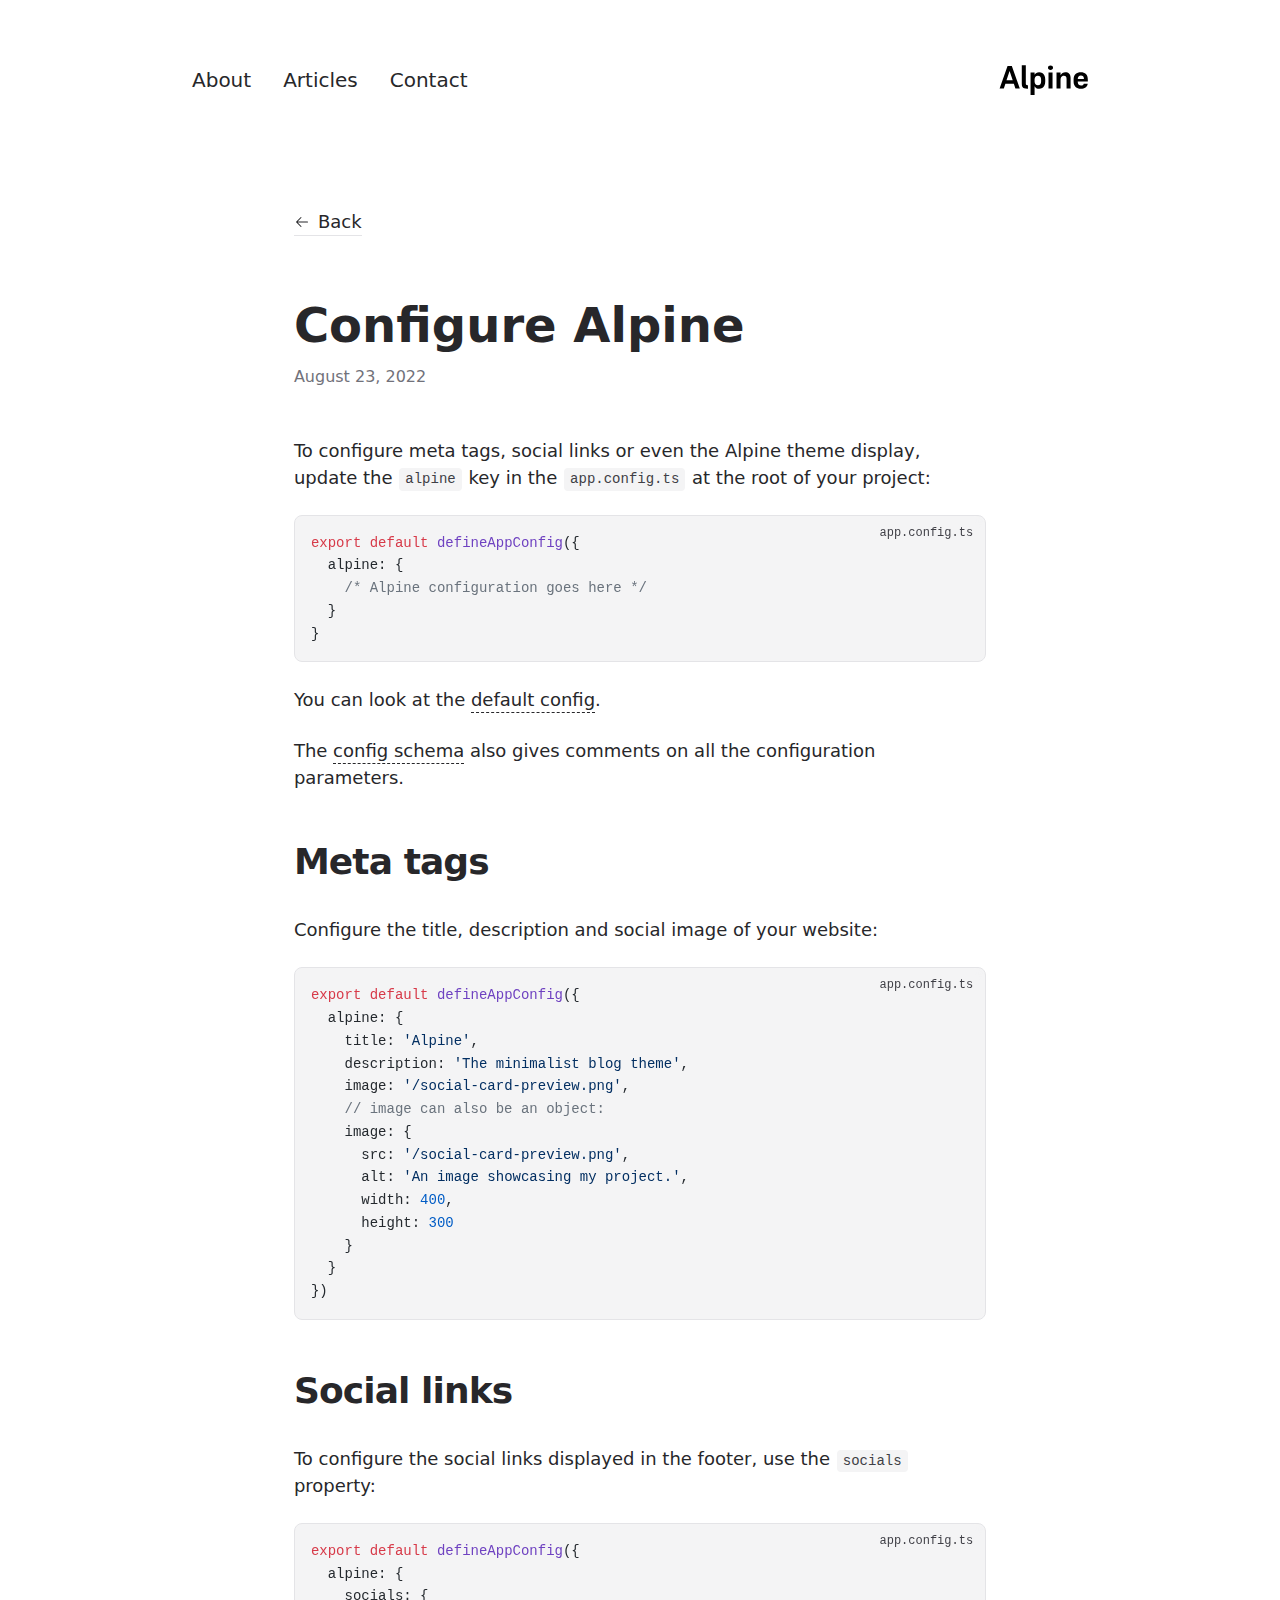
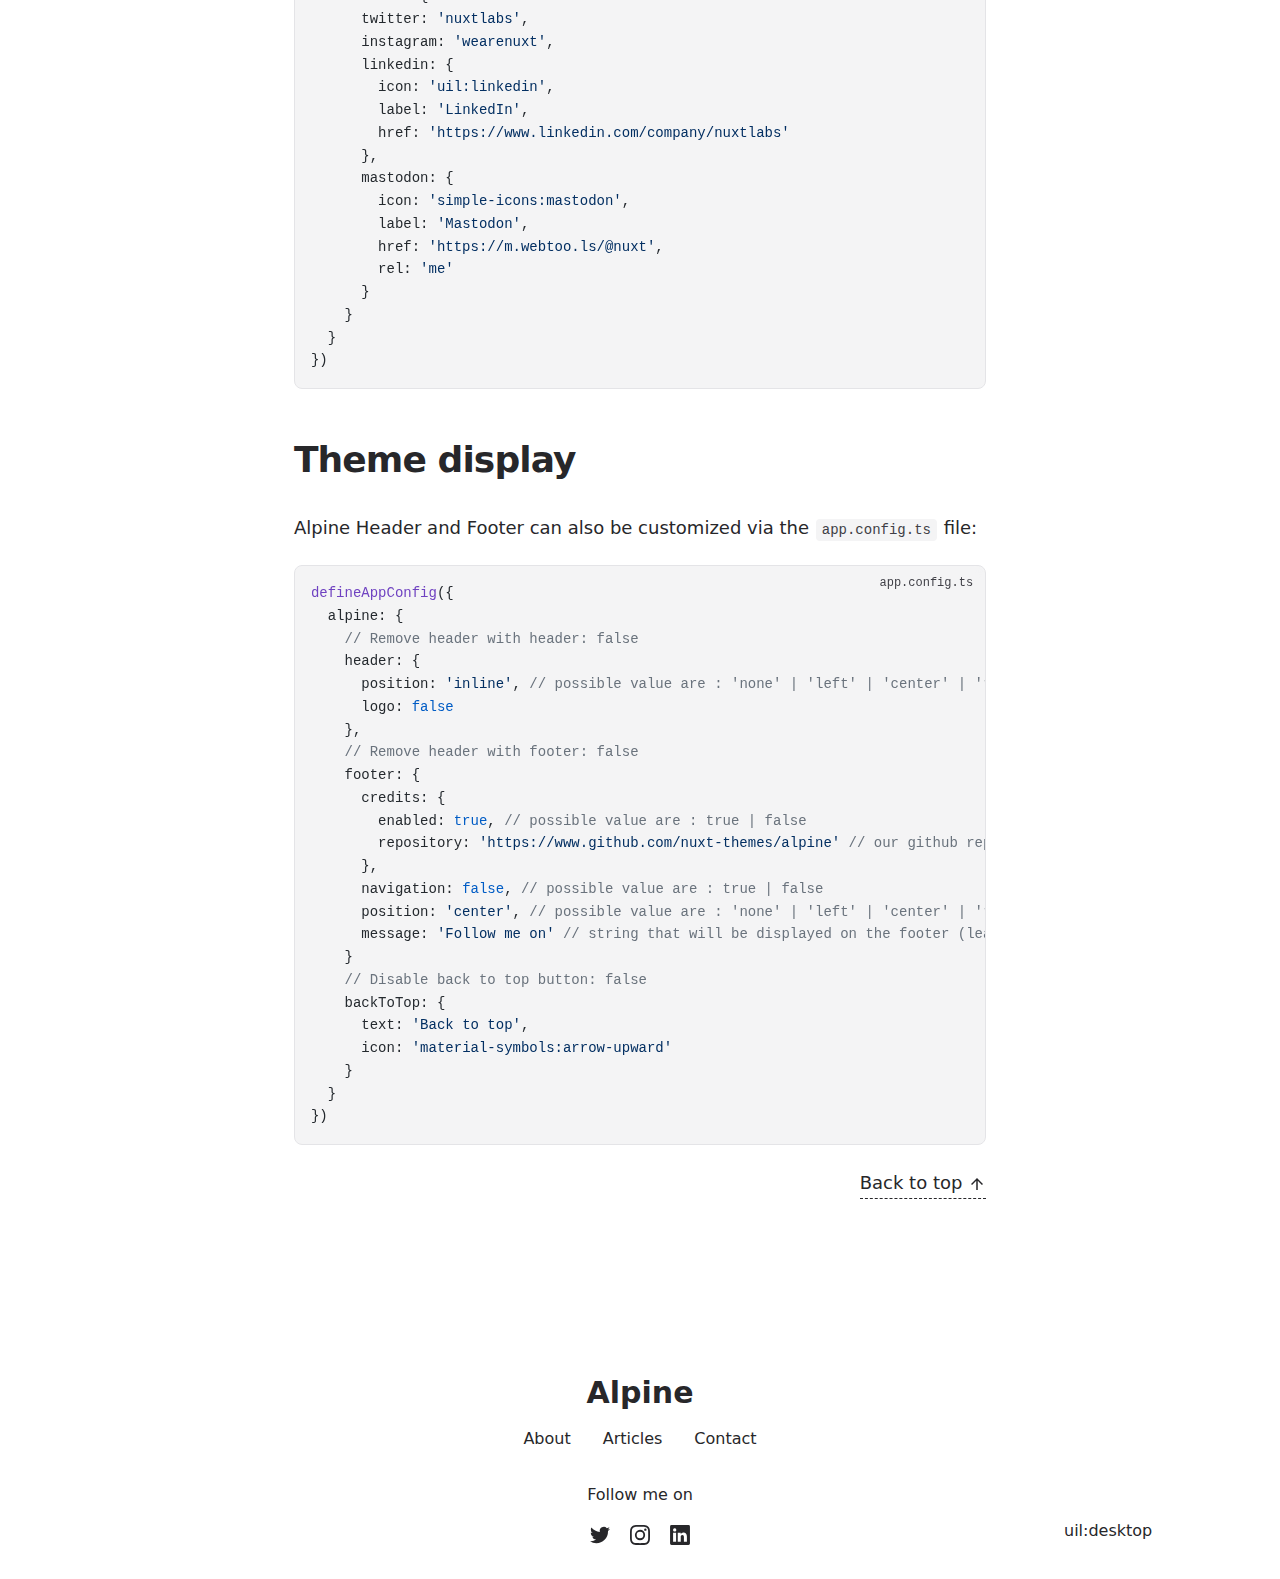
<file: articles/configure/index.html>
<!DOCTYPE html><html  lang="en"><head><meta charset="utf-8">
<meta name="viewport" content="width=device-width, initial-scale=1">
<title>Configure Alpine</title>
<meta name="twitter:card" content="summary_large_image">
<meta property="og:image:width" content="400">
<meta property="og:image:height" content="300">
<meta property="og:image:alt" content="An image showcasing my project.">
<meta property="og:title" content="Configure Alpine">
<meta name="description" content="Learn how to configure Alpine with the app.config.ts file.">
<meta property="og:description" content="Learn how to configure Alpine with the app.config.ts file.">
<meta property="og:image" content="/articles/configure-alpine.webp">
<link rel="preload" as="fetch" crossorigin="anonymous" href="/articles/configure/_payload.json?1047a87a-fde2-4d3e-9408-058b4288c999">
<link rel="stylesheet" href="/_nuxt/entry.BO5BtMGs.css">
<link rel="stylesheet" href="/_nuxt/DocumentDrivenNotFound.D50PVHhX.css">
<link rel="stylesheet" href="/_nuxt/article.y1e5dj1c.css">
<link rel="stylesheet" href="/_nuxt/ProseA.DyXD2jMe.css">
<link rel="stylesheet" href="/_nuxt/ProseH1.BaFKCxH4.css">
<link rel="stylesheet" href="/_nuxt/ProseP.DiW-NgUd.css">
<link rel="stylesheet" href="/_nuxt/ProseCodeInline.CGPI6gyY.css">
<link rel="stylesheet" href="/_nuxt/ProsePre.CchFRBtv.css">
<link rel="stylesheet" href="/_nuxt/ProseCode.eNhgxyOh.css">
<link rel="stylesheet" href="/_nuxt/ProseH2.CZ3SAmGm.css">
<link rel="modulepreload" as="script" crossorigin href="/_nuxt/0sj_jyWR.js">
<link rel="modulepreload" as="script" crossorigin href="/_nuxt/BSuQv5H6.js">
<link rel="modulepreload" as="script" crossorigin href="/_nuxt/D5PmRsTd.js">
<link rel="modulepreload" as="script" crossorigin href="/_nuxt/CurYmxaA.js">
<link rel="modulepreload" as="script" crossorigin href="/_nuxt/B15Lghgr.js">
<link rel="modulepreload" as="script" crossorigin href="/_nuxt/LeO2wfpQ.js">
<link rel="modulepreload" as="script" crossorigin href="/_nuxt/D_5htG4L.js">
<link rel="modulepreload" as="script" crossorigin href="/_nuxt/DW21ehea.js">
<link rel="modulepreload" as="script" crossorigin href="/_nuxt/DoblJUKK.js">
<link rel="modulepreload" as="script" crossorigin href="/_nuxt/BcWussCh.js">
<link rel="modulepreload" as="script" crossorigin href="/_nuxt/BBnK0Hxz.js">
<link rel="modulepreload" as="script" crossorigin href="/_nuxt/CIVuiL_k.js">
<link rel="modulepreload" as="script" crossorigin href="/_nuxt/BrPAFcSD.js">
<link rel="modulepreload" as="script" crossorigin href="/_nuxt/BEwh1s3T.js">
<link rel="modulepreload" as="script" crossorigin href="/_nuxt/C1MsrQgV.js">
<link rel="modulepreload" as="script" crossorigin href="/_nuxt/BQiFeCSx.js">
<link rel="modulepreload" as="script" crossorigin href="/_nuxt/D3KtBeHH.js">
<link rel="prefetch" as="script" crossorigin href="/_nuxt/CsMpMxvF.js">
<link rel="prefetch" as="script" crossorigin href="/_nuxt/D2qVaU_t.js">
<link rel="prefetch" as="script" crossorigin href="/_nuxt/JBXPJPaa.js">
<link rel="prefetch" as="style" href="/_nuxt/useStudio.DzA-IoZ4.css">
<link rel="prefetch" as="script" crossorigin href="/_nuxt/CekCK8ys.js">
<link rel="prefetch" as="style" href="/_nuxt/error-404.Bwq3Qtp8.css">
<link rel="prefetch" as="script" crossorigin href="/_nuxt/D9J_jzuW.js">
<link rel="prefetch" as="style" href="/_nuxt/error-500.C69HPPxN.css">
<link rel="prefetch" as="script" crossorigin href="/_nuxt/i2vEiJ3Q.js">
<script type="module" src="/_nuxt/0sj_jyWR.js" crossorigin></script><style id="pinceau-runtime-hydratable">@media{.phy[--]{--puid:_WCjUi-v;}.pv-9k_zvt{max-width:var(--elements-container-maxWidth);padding-left:var(--elements-container-padding-mobile);padding-right:var(--elements-container-padding-mobile);}@media (min-width: 475px){.pv-9k_zvt{padding-left:var(--elements-container-padding-xs);padding-right:var(--elements-container-padding-xs);}}@media (min-width: 640px){.pv-9k_zvt{padding-left:var(--elements-container-padding-sm);padding-right:var(--elements-container-padding-sm);}}@media (min-width: 768px){.pv-9k_zvt{padding-left:var(--elements-container-padding-md);padding-right:var(--elements-container-padding-md);}}} </style><style id="pinceau-theme">@media { :root {--pinceau-mq: initial; --alpine-readableLine: 68ch;--alpine-backdrop-backgroundColor: #f4f4f5b3;--prose-code-inline-padding: 0.2rem 0.375rem 0.2rem 0.375rem;--prose-code-block-backdropFilter: contrast(1);--prose-code-block-border-style: solid;--prose-code-block-border-width: 1px;--prose-tbody-tr-borderBottom-style: dashed;--prose-tbody-tr-borderBottom-width: 1px;--prose-th-textAlign: inherit;--prose-thead-borderBottom-style: solid;--prose-thead-borderBottom-width: 1px;--prose-thead-border-style: solid;--prose-thead-border-width: 0px;--prose-table-textAlign: start;--prose-hr-width: 1px;--prose-hr-style: solid;--prose-li-listStylePosition: outside;--prose-ol-li-markerColor: currentColor;--prose-ol-paddingInlineStart: 21px;--prose-ol-listStyleType: decimal;--prose-ul-li-markerColor: currentColor;--prose-ul-paddingInlineStart: 21px;--prose-ul-listStyleType: disc;--prose-blockquote-border-style: solid;--prose-blockquote-border-width: 4px;--prose-blockquote-quotes: '201C' '201D' '2018' '2019';--prose-blockquote-paddingInlineStart: 24px;--prose-a-code-color-hover: currentColor;--prose-a-code-color-static: currentColor;--prose-a-hasCode-borderBottom: none;--prose-a-border-distance: 2px;--prose-a-border-color-hover: currentColor;--prose-a-border-color-static: currentColor;--prose-a-border-style-hover: solid;--prose-a-border-style-static: dashed;--prose-a-border-width: 1px;--prose-a-color-static: inherit;--prose-a-textDecoration: none;--prose-h6-margin: 3rem 0 2rem;--prose-h5-margin: 3rem 0 2rem;--prose-h4-margin: 3rem 0 2rem;--prose-h3-margin: 3rem 0 2rem;--prose-h2-margin: 3rem 0 2rem;--prose-h1-margin: 0 0 2rem;--prose-p-fontSize: 18px;--typography-lead-loose: 2;--typography-lead-relaxed: 1.625;--typography-lead-normal: 1.5;--typography-lead-snug: 1.375;--typography-lead-tight: 1.25;--typography-lead-none: 1;--typography-lead-10: 2.5rem;--typography-lead-9: 2.25rem;--typography-lead-8: 2rem;--typography-lead-7: 1.75rem;--typography-lead-6: 1.5rem;--typography-lead-5: 1.25rem;--typography-lead-4: 1rem;--typography-lead-3: .75rem;--typography-lead-2: .5rem;--typography-lead-1: .025rem;--typography-fontWeight-black: 900;--typography-fontWeight-extrabold: 800;--typography-fontWeight-bold: 700;--typography-fontWeight-semibold: 600;--typography-fontWeight-medium: 500;--typography-fontWeight-normal: 400;--typography-fontWeight-light: 300;--typography-fontWeight-extralight: 200;--typography-fontWeight-thin: 100;--typography-fontSize-9xl: 128px;--typography-fontSize-8xl: 96px;--typography-fontSize-7xl: 72px;--typography-fontSize-6xl: 60px;--typography-fontSize-5xl: 48px;--typography-fontSize-4xl: 36px;--typography-fontSize-3xl: 30px;--typography-fontSize-2xl: 24px;--typography-fontSize-xl: 20px;--typography-fontSize-lg: 18px;--typography-fontSize-base: 16px;--typography-fontSize-sm: 14px;--typography-fontSize-xs: 12px;--typography-letterSpacing-wide: 0.025em;--typography-letterSpacing-tight: -0.025em;--typography-verticalMargin-base: 24px;--typography-verticalMargin-sm: 16px;--elements-border-secondary-hover: [object Object];--elements-backdrop-background: #fffc;--elements-backdrop-filter: saturate(200%) blur(20px);--elements-container-maxWidth: 64rem;--lead-loose: 2;--lead-relaxed: 1.625;--lead-normal: 1.5;--lead-snug: 1.375;--lead-tight: 1.25;--lead-none: 1;--lead-10: 2.5rem;--lead-9: 2.25rem;--lead-8: 2rem;--lead-7: 1.75rem;--lead-6: 1.5rem;--lead-5: 1.25rem;--lead-4: 1rem;--lead-3: .75rem;--lead-2: .5rem;--lead-1: .025rem;--letterSpacing-widest: 0.1em;--letterSpacing-wider: 0.05em;--letterSpacing-wide: 0.025em;--letterSpacing-normal: 0em;--letterSpacing-tight: -0.025em;--letterSpacing-tighter: -0.05em;--fontSize-9xl: 8rem;--fontSize-8xl: 6rem;--fontSize-7xl: 4.5rem;--fontSize-6xl: 3.75rem;--fontSize-5xl: 3rem;--fontSize-4xl: 2.25rem;--fontSize-3xl: 1.875rem;--fontSize-2xl: 1.5rem;--fontSize-xl: 1.25rem;--fontSize-lg: 1.125rem;--fontSize-base: 1rem;--fontSize-sm: 0.875rem;--fontSize-xs: 0.75rem;--fontWeight-black: 900;--fontWeight-extrabold: 800;--fontWeight-bold: 700;--fontWeight-semibold: 600;--fontWeight-medium: 500;--fontWeight-normal: 400;--fontWeight-light: 300;--fontWeight-extralight: 200;--fontWeight-thin: 100;--font-mono: ui-monospace, SFMono-Regular, Menlo, Monaco, Consolas, Liberation Mono, Courier New, monospace;--font-serif: ui-serif, Georgia, Cambria, Times New Roman, Times, serif;--font-sans: ui-sans-serif, system-ui, -apple-system, BlinkMacSystemFont, Segoe UI, Roboto, Helvetica Neue, Arial, Noto Sans, sans-serif, Apple Color Emoji, Segoe UI Emoji, Segoe UI Symbol, Noto Color Emoji;--opacity-total: 1;--opacity-high: 0.8;--opacity-medium: 0.5;--opacity-soft: 0.3;--opacity-light: 0.15;--opacity-bright: 0.1;--opacity-noOpacity: 0;--borderWidth-lg: 3px;--borderWidth-md: 2px;--borderWidth-sm: 1px;--borderWidth-noBorder: 0;--space-rem-875: 0.875rem;--space-rem-625: 0.625rem;--space-rem-375: 0.375rem;--space-rem-125: 0.125rem;--space-px: 1px;--space-128: 32rem;--space-96: 24rem;--space-80: 20rem;--space-72: 18rem;--space-64: 16rem;--space-60: 15rem;--space-56: 14rem;--space-52: 13rem;--space-48: 12rem;--space-44: 11rem;--space-40: 10rem;--space-36: 9rem;--space-32: 8rem;--space-28: 7rem;--space-24: 6rem;--space-20: 5rem;--space-16: 4rem;--space-14: 3.5rem;--space-12: 3rem;--space-11: 2.75rem;--space-10: 2.5rem;--space-9: 2.25rem;--space-8: 2rem;--space-7: 1.75rem;--space-6: 1.5rem;--space-5: 1.25rem;--space-4: 1rem;--space-3: 0.75rem;--space-2: 0.5rem;--space-1: 0.25rem;--space-0: 0px;--size-full: 100%;--size-7xl: 80rem;--size-6xl: 72rem;--size-5xl: 64rem;--size-4xl: 56rem;--size-3xl: 48rem;--size-2xl: 42rem;--size-xl: 36rem;--size-lg: 32rem;--size-md: 28rem;--size-sm: 24rem;--size-xs: 20rem;--size-200: 200px;--size-104: 104px;--size-80: 80px;--size-64: 64px;--size-56: 56px;--size-48: 48px;--size-40: 40px;--size-32: 32px;--size-24: 24px;--size-20: 20px;--size-16: 16px;--size-12: 12px;--size-8: 8px;--size-6: 6px;--size-4: 4px;--size-2: 2px;--size-0: 0px;--radii-full: 9999px;--radii-3xl: 1.75rem;--radii-2xl: 1.5rem;--radii-xl: 1rem;--radii-lg: 0.75rem;--radii-md: 0.5rem;--radii-sm: 0.375rem;--radii-xs: 0.25rem;--radii-2xs: 0.125rem;--radii-none: 0px;--shadow-none: 0px 0px 0px 0px transparent;--shadow-lg: 0px 10px 15px -3px #000000, 0px 4px 6px -4px #000000;--shadow-md: 0px 4px 6px -1px #000000, 0px 2px 4px -2px #000000;--shadow-sm: 0px 1px 3px 0px #000000, 0px 1px 2px -1px #000000;--shadow-xs: 0px 1px 2px 0px #000000;--height-screen: 100vh;--width-screen: 100vw;--color-primary-900: #002e38;--color-primary-800: #005c70;--color-primary-700: #008aa9;--color-primary-600: #00b9e1;--color-primary-500: #1ad6ff;--color-primary-400: #40ddff;--color-primary-300: #66e4ff;--color-primary-200: #8deaff;--color-primary-100: #b3f1ff;--color-primary-50: #d9f8ff;--color-ruby-900: #380011;--color-ruby-800: #700021;--color-ruby-700: #a90032;--color-ruby-600: #e10043;--color-ruby-500: #ff1a5e;--color-ruby-400: #ff4079;--color-ruby-300: #ff6694;--color-ruby-200: #ff8dae;--color-ruby-100: #ffb3c9;--color-ruby-50: #ffd9e4;--color-pink-900: #380025;--color-pink-800: #70004b;--color-pink-700: #a90070;--color-pink-600: #e10095;--color-pink-500: #ff1ab2;--color-pink-400: #ff40bf;--color-pink-300: #ff66cc;--color-pink-200: #ff8dd8;--color-pink-100: #ffb3e5;--color-pink-50: #ffd9f2;--color-purple-900: #190038;--color-purple-800: #330070;--color-purple-700: #4c00a9;--color-purple-600: #6500e1;--color-purple-500: #811aff;--color-purple-400: #9640ff;--color-purple-300: #ab66ff;--color-purple-200: #c08dff;--color-purple-100: #d5b3ff;--color-purple-50: #ead9ff;--color-royalblue-900: #0b0531;--color-royalblue-800: #160a62;--color-royalblue-700: #211093;--color-royalblue-600: #2c15c4;--color-royalblue-500: #4127e8;--color-royalblue-400: #614bec;--color-royalblue-300: #806ff0;--color-royalblue-200: #a093f3;--color-royalblue-100: #c0b7f7;--color-royalblue-50: #dfdbfb;--color-indigoblue-900: #001238;--color-indigoblue-800: #002370;--color-indigoblue-700: #0035a9;--color-indigoblue-600: #0047e1;--color-indigoblue-500: #1a62ff;--color-indigoblue-400: #407cff;--color-indigoblue-300: #6696ff;--color-indigoblue-200: #8db0ff;--color-indigoblue-100: #b3cbff;--color-indigoblue-50: #d9e5ff;--color-blue-900: #002438;--color-blue-800: #004870;--color-blue-700: #006ca9;--color-blue-600: #0090e1;--color-blue-500: #1aadff;--color-blue-400: #40bbff;--color-blue-300: #66c8ff;--color-blue-200: #8dd6ff;--color-blue-100: #b3e4ff;--color-blue-50: #d9f1ff;--color-lightblue-900: #002e38;--color-lightblue-800: #005c70;--color-lightblue-700: #008aa9;--color-lightblue-600: #00b9e1;--color-lightblue-500: #1ad6ff;--color-lightblue-400: #40ddff;--color-lightblue-300: #66e4ff;--color-lightblue-200: #8deaff;--color-lightblue-100: #b3f1ff;--color-lightblue-50: #d9f8ff;--color-teal-900: #062a28;--color-teal-800: #0b544f;--color-teal-700: #117d77;--color-teal-600: #16a79e;--color-teal-500: #1cd1c6;--color-teal-400: #36e4da;--color-teal-300: #5fe9e1;--color-teal-200: #87efe9;--color-teal-100: #aff4f0;--color-teal-50: #d7faf8;--color-pear-900: #2a2b09;--color-pear-800: #545512;--color-pear-700: #7e801b;--color-pear-600: #a8aa24;--color-pear-500: #d0d32f;--color-pear-400: #d8da52;--color-pear-300: #e0e274;--color-pear-200: #e8e997;--color-pear-100: #eff0ba;--color-pear-50: #f7f8dc;--color-red-900: #380300;--color-red-800: #700700;--color-red-700: #a90a00;--color-red-600: #e10e00;--color-red-500: #ff281a;--color-red-400: #ff4c40;--color-red-300: #ff7066;--color-red-200: #ff948d;--color-red-100: #ffb7b3;--color-red-50: #ffdbd9;--color-orange-900: #381800;--color-orange-800: #702f00;--color-orange-700: #a94700;--color-orange-600: #e15e00;--color-orange-500: #ff7a1a;--color-orange-400: #ff9040;--color-orange-300: #ffa666;--color-orange-200: #ffbd8d;--color-orange-100: #ffd3b3;--color-orange-50: #ffe9d9;--color-yellow-900: #362b03;--color-yellow-800: #6d5605;--color-yellow-700: #a38108;--color-yellow-600: #daac0a;--color-yellow-500: #f5c828;--color-yellow-400: #f7d14c;--color-yellow-300: #f8da70;--color-yellow-200: #fae393;--color-yellow-100: #fcedb7;--color-yellow-50: #fdf6db;--color-green-900: #003f25;--color-green-800: #005e38;--color-green-700: #007e4a;--color-green-600: #009d5d;--color-green-500: #00bd6f;--color-green-400: #00dc82;--color-green-300: #30ffaa;--color-green-200: #83ffcc;--color-green-100: #acffdd;--color-green-50: #d6ffee;--color-gray-900: #18181B;--color-gray-800: #27272A;--color-gray-700: #3f3f46;--color-gray-600: #52525B;--color-gray-500: #71717A;--color-gray-400: #a1a1aa;--color-gray-300: #D4d4d8;--color-gray-200: #e4e4e7;--color-gray-100: #f4f4f5;--color-gray-50: #fafafa;--color-black: #0c0c0d;--color-white: #FFFFFF;--media-portrait: only screen and (orientation: portrait);--media-landscape: only screen and (orientation: landscape);--media-rm: (prefers-reduced-motion: reduce);--media-2xl: (min-width: 1536px);--media-xl: (min-width: 1280px);--media-lg: (min-width: 1024px);--media-md: (min-width: 768px);--media-sm: (min-width: 640px);--media-xs: (min-width: 475px);--alpine-body-color: var(--color-gray-800);--alpine-body-backgroundColor: var(--color-white);--prose-code-inline-fontWeight: var(--typography-fontWeight-normal);--prose-code-inline-fontSize: var(--typography-fontSize-sm);--prose-code-inline-borderRadius: var(--radii-xs);--prose-code-block-pre-padding: var(--typography-verticalMargin-sm);--prose-code-block-margin: var(--typography-verticalMargin-base) 0;--prose-code-block-fontSize: var(--typography-fontSize-sm);--prose-tbody-code-inline-fontSize: var(--typography-fontSize-sm);--prose-tbody-td-padding: var(--typography-verticalMargin-sm);--prose-th-fontWeight: var(--typography-fontWeight-semibold);--prose-th-padding: 0 var(--typography-verticalMargin-sm) var(--typography-verticalMargin-sm) var(--typography-verticalMargin-sm);--prose-table-lineHeight: var(--typography-lead-6);--prose-table-fontSize: var(--typography-fontSize-sm);--prose-table-margin: var(--typography-verticalMargin-base) 0;--prose-hr-margin: var(--typography-verticalMargin-base) 0;--prose-li-margin: var(--typography-verticalMargin-sm) 0;--prose-ol-margin: var(--typography-verticalMargin-base) 0;--prose-ul-margin: var(--typography-verticalMargin-base) 0;--prose-blockquote-margin: var(--typography-verticalMargin-base) 0;--prose-a-code-border-style: var(--prose-a-border-style-static);--prose-a-code-border-width: var(--prose-a-border-width);--prose-a-fontWeight: var(--typography-fontWeight-medium);--prose-img-margin: var(--typography-verticalMargin-base) 0;--prose-strong-fontWeight: var(--typography-fontWeight-semibold);--prose-h6-iconSize: var(--typography-fontSize-base);--prose-h6-fontWeight: var(--typography-fontWeight-semibold);--prose-h6-lineHeight: var(--typography-lead-normal);--prose-h6-fontSize: var(--typography-fontSize-lg);--prose-h5-iconSize: var(--typography-fontSize-lg);--prose-h5-fontWeight: var(--typography-fontWeight-semibold);--prose-h5-lineHeight: var(--typography-lead-snug);--prose-h5-fontSize: var(--typography-fontSize-xl);--prose-h4-iconSize: var(--typography-fontSize-lg);--prose-h4-letterSpacing: var(--typography-letterSpacing-tight);--prose-h4-fontWeight: var(--typography-fontWeight-semibold);--prose-h4-lineHeight: var(--typography-lead-snug);--prose-h4-fontSize: var(--typography-fontSize-2xl);--prose-h3-iconSize: var(--typography-fontSize-xl);--prose-h3-letterSpacing: var(--typography-letterSpacing-tight);--prose-h3-fontWeight: var(--typography-fontWeight-semibold);--prose-h3-lineHeight: var(--typography-lead-snug);--prose-h3-fontSize: var(--typography-fontSize-3xl);--prose-h2-iconSize: var(--typography-fontSize-2xl);--prose-h2-letterSpacing: var(--typography-letterSpacing-tight);--prose-h2-fontWeight: var(--typography-fontWeight-semibold);--prose-h2-lineHeight: var(--typography-lead-tight);--prose-h2-fontSize: var(--typography-fontSize-4xl);--prose-h1-iconSize: var(--typography-fontSize-3xl);--prose-h1-letterSpacing: var(--typography-letterSpacing-tight);--prose-h1-fontWeight: var(--typography-fontWeight-bold);--prose-h1-lineHeight: var(--typography-lead-tight);--prose-h1-fontSize: var(--typography-fontSize-5xl);--prose-p-br-margin: var(--typography-verticalMargin-base) 0 0 0;--prose-p-margin: var(--typography-verticalMargin-base) 0;--prose-p-lineHeight: var(--typography-lead-normal);--typography-color-primary-900: var(--color-primary-900);--typography-color-primary-800: var(--color-primary-800);--typography-color-primary-700: var(--color-primary-700);--typography-color-primary-600: var(--color-primary-600);--typography-color-primary-500: var(--color-primary-500);--typography-color-primary-400: var(--color-primary-400);--typography-color-primary-300: var(--color-primary-300);--typography-color-primary-200: var(--color-primary-200);--typography-color-primary-100: var(--color-primary-100);--typography-color-primary-50: var(--color-primary-50);--typography-font-code: var(--font-mono);--typography-font-body: var(--font-sans);--typography-font-display: var(--font-sans);--typography-body-backgroundColor: var(--color-white);--typography-body-color: var(--color-black);--elements-state-danger-borderColor-secondary: var(--color-red-200);--elements-state-danger-borderColor-primary: var(--color-red-100);--elements-state-danger-backgroundColor-secondary: var(--color-red-100);--elements-state-danger-backgroundColor-primary: var(--color-red-50);--elements-state-danger-color-secondary: var(--color-red-600);--elements-state-danger-color-primary: var(--color-red-500);--elements-state-warning-borderColor-secondary: var(--color-yellow-200);--elements-state-warning-borderColor-primary: var(--color-yellow-100);--elements-state-warning-backgroundColor-secondary: var(--color-yellow-100);--elements-state-warning-backgroundColor-primary: var(--color-yellow-50);--elements-state-warning-color-secondary: var(--color-yellow-700);--elements-state-warning-color-primary: var(--color-yellow-600);--elements-state-success-borderColor-secondary: var(--color-green-200);--elements-state-success-borderColor-primary: var(--color-green-100);--elements-state-success-backgroundColor-secondary: var(--color-green-100);--elements-state-success-backgroundColor-primary: var(--color-green-50);--elements-state-success-color-secondary: var(--color-green-600);--elements-state-success-color-primary: var(--color-green-500);--elements-state-info-borderColor-secondary: var(--color-blue-200);--elements-state-info-borderColor-primary: var(--color-blue-100);--elements-state-info-backgroundColor-secondary: var(--color-blue-100);--elements-state-info-backgroundColor-primary: var(--color-blue-50);--elements-state-info-color-secondary: var(--color-blue-600);--elements-state-info-color-primary: var(--color-blue-500);--elements-state-primary-borderColor-secondary: var(--color-primary-200);--elements-state-primary-borderColor-primary: var(--color-primary-100);--elements-state-primary-backgroundColor-secondary: var(--color-primary-100);--elements-state-primary-backgroundColor-primary: var(--color-primary-50);--elements-state-primary-color-secondary: var(--color-primary-700);--elements-state-primary-color-primary: var(--color-primary-600);--elements-surface-secondary-backgroundColor: var(--color-gray-200);--elements-surface-primary-backgroundColor: var(--color-gray-100);--elements-surface-background-base: var(--color-gray-100);--elements-border-secondary-static: var(--color-gray-200);--elements-border-primary-hover: var(--color-gray-200);--elements-border-primary-static: var(--color-gray-100);--elements-container-padding-md: var(--space-16);--elements-container-padding-sm: var(--space-12);--elements-container-padding-xs: var(--space-8);--elements-container-padding-mobile: var(--space-6);--elements-text-secondary-color-hover: var(--color-gray-700);--elements-text-secondary-color-static: var(--color-gray-500);--elements-text-primary-color-static: var(--color-gray-900);--text-6xl-lineHeight: var(--lead-none);--text-6xl-fontSize: var(--fontSize-6xl);--text-5xl-lineHeight: var(--lead-none);--text-5xl-fontSize: var(--fontSize-5xl);--text-4xl-lineHeight: var(--lead-10);--text-4xl-fontSize: var(--fontSize-4xl);--text-3xl-lineHeight: var(--lead-9);--text-3xl-fontSize: var(--fontSize-3xl);--text-2xl-lineHeight: var(--lead-8);--text-2xl-fontSize: var(--fontSize-2xl);--text-xl-lineHeight: var(--lead-7);--text-xl-fontSize: var(--fontSize-xl);--text-lg-lineHeight: var(--lead-7);--text-lg-fontSize: var(--fontSize-lg);--text-base-lineHeight: var(--lead-6);--text-base-fontSize: var(--fontSize-base);--text-sm-lineHeight: var(--lead-5);--text-sm-fontSize: var(--fontSize-sm);--text-xs-lineHeight: var(--lead-4);--text-xs-fontSize: var(--fontSize-xs);--shadow-2xl: 0px 25px 50px -12px var(--color-gray-900);--shadow-xl: 0px 20px 25px -5px var(--color-gray-400), 0px 8px 10px -6px #000000;--color-secondary-900: var(--color-gray-900);--color-secondary-800: var(--color-gray-800);--color-secondary-700: var(--color-gray-700);--color-secondary-600: var(--color-gray-600);--color-secondary-500: var(--color-gray-500);--color-secondary-400: var(--color-gray-400);--color-secondary-300: var(--color-gray-300);--color-secondary-200: var(--color-gray-200);--color-secondary-100: var(--color-gray-100);--color-secondary-50: var(--color-gray-50);--prose-a-code-background-hover: var(--typography-color-primary-50);--prose-a-code-border-color-hover: var(--typography-color-primary-500);--prose-a-color-hover: var(--typography-color-primary-500);--typography-color-secondary-900: var(--color-secondary-900);--typography-color-secondary-800: var(--color-secondary-800);--typography-color-secondary-700: var(--color-secondary-700);--typography-color-secondary-600: var(--color-secondary-600);--typography-color-secondary-500: var(--color-secondary-500);--typography-color-secondary-400: var(--color-secondary-400);--typography-color-secondary-300: var(--color-secondary-300);--typography-color-secondary-200: var(--color-secondary-200);--typography-color-secondary-100: var(--color-secondary-100);--typography-color-secondary-50: var(--color-secondary-50);--prose-code-inline-backgroundColor: var(--typography-color-secondary-100);--prose-code-inline-color: var(--typography-color-secondary-700);--prose-code-block-backgroundColor: var(--typography-color-secondary-100);--prose-code-block-color: var(--typography-color-secondary-700);--prose-code-block-border-color: var(--typography-color-secondary-200);--prose-tbody-tr-borderBottom-color: var(--typography-color-secondary-200);--prose-th-color: var(--typography-color-secondary-600);--prose-thead-borderBottom-color: var(--typography-color-secondary-200);--prose-thead-border-color: var(--typography-color-secondary-300);--prose-hr-color: var(--typography-color-secondary-200);--prose-blockquote-border-color: var(--typography-color-secondary-200);--prose-blockquote-color: var(--typography-color-secondary-500);--prose-a-code-border-color-static: var(--typography-color-secondary-400); } }@media { :root.dark {--pinceau-mq: dark; --alpine-backdrop-backgroundColor: #18181bb3;--prose-code-block-backdropFilter: contrast(1);--prose-ol-li-markerColor: currentColor;--prose-ul-li-markerColor: currentColor;--prose-a-code-color-hover: currentColor;--prose-a-code-color-static: currentColor;--prose-a-border-color-hover: currentColor;--prose-a-border-color-static: currentColor;--prose-a-color-static: inherit;--elements-backdrop-background: #0c0d0ccc;--alpine-body-color: var(--color-gray-200);--alpine-body-backgroundColor: var(--color-black);--typography-body-backgroundColor: var(--color-black);--typography-body-color: var(--color-white);--elements-state-danger-borderColor-secondary: var(--color-red-700);--elements-state-danger-borderColor-primary: var(--color-red-800);--elements-state-danger-backgroundColor-secondary: var(--color-red-800);--elements-state-danger-backgroundColor-primary: var(--color-red-900);--elements-state-danger-color-secondary: var(--color-red-200);--elements-state-danger-color-primary: var(--color-red-300);--elements-state-warning-borderColor-secondary: var(--color-yellow-700);--elements-state-warning-borderColor-primary: var(--color-yellow-800);--elements-state-warning-backgroundColor-secondary: var(--color-yellow-800);--elements-state-warning-backgroundColor-primary: var(--color-yellow-900);--elements-state-warning-color-secondary: var(--color-yellow-200);--elements-state-warning-color-primary: var(--color-yellow-400);--elements-state-success-borderColor-secondary: var(--color-green-700);--elements-state-success-borderColor-primary: var(--color-green-800);--elements-state-success-backgroundColor-secondary: var(--color-green-800);--elements-state-success-backgroundColor-primary: var(--color-green-900);--elements-state-success-color-secondary: var(--color-green-200);--elements-state-success-color-primary: var(--color-green-400);--elements-state-info-borderColor-secondary: var(--color-blue-700);--elements-state-info-borderColor-primary: var(--color-blue-800);--elements-state-info-backgroundColor-secondary: var(--color-blue-800);--elements-state-info-backgroundColor-primary: var(--color-blue-900);--elements-state-info-color-secondary: var(--color-blue-200);--elements-state-info-color-primary: var(--color-blue-400);--elements-state-primary-borderColor-secondary: var(--color-primary-700);--elements-state-primary-borderColor-primary: var(--color-primary-800);--elements-state-primary-backgroundColor-secondary: var(--color-primary-800);--elements-state-primary-backgroundColor-primary: var(--color-primary-900);--elements-state-primary-color-secondary: var(--color-primary-200);--elements-state-primary-color-primary: var(--color-primary-400);--elements-surface-secondary-backgroundColor: var(--color-gray-800);--elements-surface-primary-backgroundColor: var(--color-gray-900);--elements-surface-background-base: var(--color-gray-900);--elements-border-secondary-static: var(--color-gray-800);--elements-border-primary-hover: var(--color-gray-800);--elements-border-primary-static: var(--color-gray-900);--elements-text-secondary-color-hover: var(--color-gray-200);--elements-text-secondary-color-static: var(--color-gray-400);--elements-text-primary-color-static: var(--color-gray-50);--prose-a-code-background-hover: var(--typography-color-primary-900);--prose-a-code-border-color-hover: var(--typography-color-primary-600);--prose-a-color-hover: var(--typography-color-primary-400);--prose-code-inline-backgroundColor: var(--typography-color-secondary-800);--prose-code-inline-color: var(--typography-color-secondary-200);--prose-code-block-backgroundColor: var(--typography-color-secondary-900);--prose-code-block-color: var(--typography-color-secondary-200);--prose-code-block-border-color: var(--typography-color-secondary-800);--prose-tbody-tr-borderBottom-color: var(--typography-color-secondary-800);--prose-th-color: var(--typography-color-secondary-400);--prose-thead-borderBottom-color: var(--typography-color-secondary-800);--prose-thead-border-color: var(--typography-color-secondary-600);--prose-hr-color: var(--typography-color-secondary-800);--prose-blockquote-border-color: var(--typography-color-secondary-700);--prose-blockquote-color: var(--typography-color-secondary-400);--prose-a-code-border-color-static: var(--typography-color-secondary-600); } }</style><script>"use strict";(()=>{const a=window,e=document.documentElement,c=window.localStorage,d=["dark","light"],n=c&&c.getItem&&c.getItem("nuxt-color-mode")||"system";let l=n==="system"?f():n;const i=e.getAttribute("data-color-mode-forced");i&&(l=i),r(l),a["__NUXT_COLOR_MODE__"]={preference:n,value:l,getColorScheme:f,addColorScheme:r,removeColorScheme:u};function r(o){const t=""+o+"",s="";e.classList?e.classList.add(t):e.className+=" "+t,s&&e.setAttribute("data-"+s,o)}function u(o){const t=""+o+"",s="";e.classList?e.classList.remove(t):e.className=e.className.replace(new RegExp(t,"g"),""),s&&e.removeAttribute("data-"+s)}function m(o){return a.matchMedia("(prefers-color-scheme"+o+")")}function f(){if(a.matchMedia&&m("").media!=="not all"){for(const o of d)if(m(":"+o).matches)return o}return"light"}})();
</script></head><body><div id="__nuxt"><div class="container pv-9k_zvt pc-_WCjUi app-layout" data-v-d239e842 data-v-8d696e14><!--[--><div class="nuxt-progress" style="width:0%;height:3px;opacity:0;background-size:Infinity% auto;" data-v-d239e842></div><header class="right" data-v-d239e842 data-v-9ab7bd13><div class="menu" data-v-9ab7bd13><button aria-label="Navigation Menu" data-v-9ab7bd13><svg width="24" height="24" viewBox="0 0 68 68" fill="currentColor" xmlns="http://www.w3.org/2000/svg" data-v-9ab7bd13><path d="M8 34C8 32.1362 8 31.2044 8.30448 30.4693C8.71046 29.4892 9.48915 28.7105 10.4693 28.3045C11.2044 28 12.1362 28 14 28C15.8638 28 16.7956 28 17.5307 28.3045C18.5108 28.7105 19.2895 29.4892 19.6955 30.4693C20 31.2044 20 32.1362 20 34C20 35.8638 20 36.7956 19.6955 37.5307C19.2895 38.5108 18.5108 39.2895 17.5307 39.6955C16.7956 40 15.8638 40 14 40C12.1362 40 11.2044 40 10.4693 39.6955C9.48915 39.2895 8.71046 38.5108 8.30448 37.5307C8 36.7956 8 35.8638 8 34Z" data-v-9ab7bd13></path><path d="M28 34C28 32.1362 28 31.2044 28.3045 30.4693C28.7105 29.4892 29.4892 28.7105 30.4693 28.3045C31.2044 28 32.1362 28 34 28C35.8638 28 36.7956 28 37.5307 28.3045C38.5108 28.7105 39.2895 29.4892 39.6955 30.4693C40 31.2044 40 32.1362 40 34C40 35.8638 40 36.7956 39.6955 37.5307C39.2895 38.5108 38.5108 39.2895 37.5307 39.6955C36.7956 40 35.8638 40 34 40C32.1362 40 31.2044 40 30.4693 39.6955C29.4892 39.2895 28.7105 38.5108 28.3045 37.5307C28 36.7956 28 35.8638 28 34Z" data-v-9ab7bd13></path><path d="M48 34C48 32.1362 48 31.2044 48.3045 30.4693C48.7105 29.4892 49.4892 28.7105 50.4693 28.3045C51.2044 28 52.1362 28 54 28C55.8638 28 56.7956 28 57.5307 28.3045C58.5108 28.7105 59.2895 29.4892 59.6955 30.4693C60 31.2044 60 32.1362 60 34C60 35.8638 60 36.7956 59.6955 37.5307C59.2895 38.5108 58.5108 39.2895 57.5307 39.6955C56.7956 40 55.8638 40 54 40C52.1362 40 51.2044 40 50.4693 39.6955C49.4892 39.2895 48.7105 38.5108 48.3045 37.5307C48 36.7956 48 35.8638 48 34Z" data-v-9ab7bd13></path></svg></button></div><div class="overlay" data-v-9ab7bd13><nav data-v-9ab7bd13 data-v-b686244c><ul data-v-b686244c><!--[--><li data-v-b686244c><a href="/" class="" data-v-b686244c><span class="underline-fx" data-v-b686244c></span> About</a></li><li data-v-b686244c><a href="/articles" class="" data-v-b686244c><span class="underline-fx" data-v-b686244c></span> Articles</a></li><li data-v-b686244c><a href="/contact" class="" data-v-b686244c><span class="underline-fx" data-v-b686244c></span> Contact</a></li><!--]--></ul></nav></div><div class="logo" data-v-9ab7bd13><a href="/" class="" data-v-9ab7bd13><img src="/logo-dark.svg" class="dark-img" alt="alpine" width="89" height="31" data-v-9ab7bd13><img src="/logo.svg" class="light-img" alt="alpine" width="89" height="31" data-v-9ab7bd13></a></div><div class="main-nav" data-v-9ab7bd13><nav data-v-9ab7bd13 data-v-b686244c><ul data-v-b686244c><!--[--><li data-v-b686244c><a href="/" class="" data-v-b686244c><span class="underline-fx" data-v-b686244c></span> About</a></li><li data-v-b686244c><a href="/articles" class="" data-v-b686244c><span class="underline-fx" data-v-b686244c></span> Articles</a></li><li data-v-b686244c><a href="/contact" class="" data-v-b686244c><span class="underline-fx" data-v-b686244c></span> Contact</a></li><!--]--></ul></nav></div></header><!--[--><div class="document-driven-page"><article data-v-985e13bb><a href="/articles" class="back" data-v-985e13bb><svg xmlns="http://www.w3.org/2000/svg" xmlns:xlink="http://www.w3.org/1999/xlink" aria-hidden="true" role="img" class="icon" data-v-985e13bb style="" width="1em" height="1em" viewBox="0 0 256 256" data-v-88a9f04a><path fill="currentColor" d="M224 128a8 8 0 0 1-8 8H59.31l58.35 58.34a8 8 0 0 1-11.32 11.32l-72-72a8 8 0 0 1 0-11.32l72-72a8 8 0 0 1 11.32 11.32L59.31 120H216a8 8 0 0 1 8 8"/></svg><span data-v-985e13bb> Back </span></a><header data-v-985e13bb><h1 class="title" data-v-985e13bb>Configure Alpine</h1><time datetime="2022-08-23T00:00:00.000Z" data-v-985e13bb>August 23, 2022</time></header><div class="prose" data-v-985e13bb><!--[--><div><h1 id="configure-alpine" data-v-eda08fe6><a aria-current="page" href="/articles/configure#configure-alpine" class="router-link-active router-link-exact-active" data-v-eda08fe6><!--[-->Configure Alpine<!--]--><!----></a></h1><p data-v-0837760b><!--[-->To configure meta tags, social links or even the Alpine theme display, update the <code class="" data-v-fa1aa514><!--[-->alpine<!--]--></code> key in the <code class="" data-v-fa1aa514><!--[-->app.config.ts<!--]--></code> at the root of your project:<!--]--></p><div class="highlight-ts prose-code" meta data-v-76c84e41><span class="filename" data-v-76c84e41>app.config.ts</span><!--[--><pre class="language-ts shiki shiki-themes github-light github-dark" style=""><!--[--><code><span class="line" line="1"><span style="--shiki-default:#D73A49;--shiki-dark:#F97583">export</span><span style="--shiki-default:#D73A49;--shiki-dark:#F97583"> default</span><span style="--shiki-default:#6F42C1;--shiki-dark:#B392F0"> defineAppConfig</span><span style="--shiki-default:#24292E;--shiki-dark:#E1E4E8">({
</span></span><span class="line" line="2"><span style="--shiki-default:#24292E;--shiki-dark:#E1E4E8">  alpine: {
</span></span><span class="line" line="3"><span style="--shiki-default:#6A737D;--shiki-dark:#6A737D">    /* Alpine configuration goes here */
</span></span><span class="line" line="4"><span style="--shiki-default:#24292E;--shiki-dark:#E1E4E8">  }
</span></span><span class="line" line="5"><span style="--shiki-default:#24292E;--shiki-dark:#E1E4E8">}
</span></span></code><!--]--></pre><!--]--><button class="copy-button" data-v-76c84e41 data-v-b38f10a0><span class="sr-only" data-v-b38f10a0>Copy to clipboard</span><span class="icon-wrapper" data-v-b38f10a0><svg xmlns="http://www.w3.org/2000/svg" xmlns:xlink="http://www.w3.org/1999/xlink" aria-hidden="true" role="img" class="icon" data-v-b38f10a0 style="" width="18px" height="18px" viewBox="0 0 256 256" data-v-88a9f04a><path fill="currentColor" d="M216 32H88a8 8 0 0 0-8 8v40H40a8 8 0 0 0-8 8v128a8 8 0 0 0 8 8h128a8 8 0 0 0 8-8v-40h40a8 8 0 0 0 8-8V40a8 8 0 0 0-8-8m-56 176H48V96h112Zm48-48h-32V88a8 8 0 0 0-8-8H96V48h112Z"/></svg></span></button></div><p data-v-0837760b><!--[-->You can look at the <a href="https://github.com/nuxt-themes/alpine/tree/main/app.config.ts" rel="nofollow" data-v-2e79a319><!--[-->default config<!--]--></a>.<!--]--></p><p data-v-0837760b><!--[-->The <a href="https://github.com/nuxt-themes/alpine/tree/main/app.config.ts" rel="nofollow" data-v-2e79a319><!--[-->config schema<!--]--></a> also gives comments on all the configuration parameters.<!--]--></p><h2 id="meta-tags" data-v-2a999621><a aria-current="page" href="/articles/configure#meta-tags" class="router-link-active router-link-exact-active" data-v-2a999621><!--[-->Meta tags<!--]--><!----></a></h2><p data-v-0837760b><!--[-->Configure the title, description and social image of your website:<!--]--></p><div class="highlight-ts prose-code" meta data-v-76c84e41><span class="filename" data-v-76c84e41>app.config.ts</span><!--[--><pre class="language-ts shiki shiki-themes github-light github-dark" style=""><!--[--><code><span class="line" line="1"><span style="--shiki-default:#D73A49;--shiki-dark:#F97583">export</span><span style="--shiki-default:#D73A49;--shiki-dark:#F97583"> default</span><span style="--shiki-default:#6F42C1;--shiki-dark:#B392F0"> defineAppConfig</span><span style="--shiki-default:#24292E;--shiki-dark:#E1E4E8">({
</span></span><span class="line" line="2"><span style="--shiki-default:#24292E;--shiki-dark:#E1E4E8">  alpine: {
</span></span><span class="line" line="3"><span style="--shiki-default:#24292E;--shiki-dark:#E1E4E8">    title: </span><span style="--shiki-default:#032F62;--shiki-dark:#9ECBFF">&#39;Alpine&#39;</span><span style="--shiki-default:#24292E;--shiki-dark:#E1E4E8">,
</span></span><span class="line" line="4"><span style="--shiki-default:#24292E;--shiki-dark:#E1E4E8">    description: </span><span style="--shiki-default:#032F62;--shiki-dark:#9ECBFF">&#39;The minimalist blog theme&#39;</span><span style="--shiki-default:#24292E;--shiki-dark:#E1E4E8">,
</span></span><span class="line" line="5"><span style="--shiki-default:#24292E;--shiki-dark:#E1E4E8">    image: </span><span style="--shiki-default:#032F62;--shiki-dark:#9ECBFF">&#39;/social-card-preview.png&#39;</span><span style="--shiki-default:#24292E;--shiki-dark:#E1E4E8">,
</span></span><span class="line" line="6"><span style="--shiki-default:#6A737D;--shiki-dark:#6A737D">    // image can also be an object:
</span></span><span class="line" line="7"><span style="--shiki-default:#24292E;--shiki-dark:#E1E4E8">    image: {
</span></span><span class="line" line="8"><span style="--shiki-default:#24292E;--shiki-dark:#E1E4E8">      src: </span><span style="--shiki-default:#032F62;--shiki-dark:#9ECBFF">&#39;/social-card-preview.png&#39;</span><span style="--shiki-default:#24292E;--shiki-dark:#E1E4E8">,
</span></span><span class="line" line="9"><span style="--shiki-default:#24292E;--shiki-dark:#E1E4E8">      alt: </span><span style="--shiki-default:#032F62;--shiki-dark:#9ECBFF">&#39;An image showcasing my project.&#39;</span><span style="--shiki-default:#24292E;--shiki-dark:#E1E4E8">,
</span></span><span class="line" line="10"><span style="--shiki-default:#24292E;--shiki-dark:#E1E4E8">      width: </span><span style="--shiki-default:#005CC5;--shiki-dark:#79B8FF">400</span><span style="--shiki-default:#24292E;--shiki-dark:#E1E4E8">,
</span></span><span class="line" line="11"><span style="--shiki-default:#24292E;--shiki-dark:#E1E4E8">      height: </span><span style="--shiki-default:#005CC5;--shiki-dark:#79B8FF">300
</span></span><span class="line" line="12"><span style="--shiki-default:#24292E;--shiki-dark:#E1E4E8">    }
</span></span><span class="line" line="13"><span style="--shiki-default:#24292E;--shiki-dark:#E1E4E8">  }
</span></span><span class="line" line="14"><span style="--shiki-default:#24292E;--shiki-dark:#E1E4E8">})
</span></span></code><!--]--></pre><!--]--><button class="copy-button" data-v-76c84e41 data-v-b38f10a0><span class="sr-only" data-v-b38f10a0>Copy to clipboard</span><span class="icon-wrapper" data-v-b38f10a0><svg xmlns="http://www.w3.org/2000/svg" xmlns:xlink="http://www.w3.org/1999/xlink" aria-hidden="true" role="img" class="icon" data-v-b38f10a0 style="" width="18px" height="18px" viewBox="0 0 256 256" data-v-88a9f04a><path fill="currentColor" d="M216 32H88a8 8 0 0 0-8 8v40H40a8 8 0 0 0-8 8v128a8 8 0 0 0 8 8h128a8 8 0 0 0 8-8v-40h40a8 8 0 0 0 8-8V40a8 8 0 0 0-8-8m-56 176H48V96h112Zm48-48h-32V88a8 8 0 0 0-8-8H96V48h112Z"/></svg></span></button></div><h2 id="social-links" data-v-2a999621><a aria-current="page" href="/articles/configure#social-links" class="router-link-active router-link-exact-active" data-v-2a999621><!--[-->Social links<!--]--><!----></a></h2><p data-v-0837760b><!--[-->To configure the social links displayed in the footer, use the <code class="" data-v-fa1aa514><!--[-->socials<!--]--></code> property:<!--]--></p><div class="highlight-ts prose-code" meta data-v-76c84e41><span class="filename" data-v-76c84e41>app.config.ts</span><!--[--><pre class="language-ts shiki shiki-themes github-light github-dark" style=""><!--[--><code><span class="line" line="1"><span style="--shiki-default:#D73A49;--shiki-dark:#F97583">export</span><span style="--shiki-default:#D73A49;--shiki-dark:#F97583"> default</span><span style="--shiki-default:#6F42C1;--shiki-dark:#B392F0"> defineAppConfig</span><span style="--shiki-default:#24292E;--shiki-dark:#E1E4E8">({
</span></span><span class="line" line="2"><span style="--shiki-default:#24292E;--shiki-dark:#E1E4E8">  alpine: {
</span></span><span class="line" line="3"><span style="--shiki-default:#24292E;--shiki-dark:#E1E4E8">    socials: {
</span></span><span class="line" line="4"><span style="--shiki-default:#24292E;--shiki-dark:#E1E4E8">      twitter: </span><span style="--shiki-default:#032F62;--shiki-dark:#9ECBFF">&#39;nuxtlabs&#39;</span><span style="--shiki-default:#24292E;--shiki-dark:#E1E4E8">,
</span></span><span class="line" line="5"><span style="--shiki-default:#24292E;--shiki-dark:#E1E4E8">      instagram: </span><span style="--shiki-default:#032F62;--shiki-dark:#9ECBFF">&#39;wearenuxt&#39;</span><span style="--shiki-default:#24292E;--shiki-dark:#E1E4E8">,
</span></span><span class="line" line="6"><span style="--shiki-default:#24292E;--shiki-dark:#E1E4E8">      linkedin: {
</span></span><span class="line" line="7"><span style="--shiki-default:#24292E;--shiki-dark:#E1E4E8">        icon: </span><span style="--shiki-default:#032F62;--shiki-dark:#9ECBFF">&#39;uil:linkedin&#39;</span><span style="--shiki-default:#24292E;--shiki-dark:#E1E4E8">,
</span></span><span class="line" line="8"><span style="--shiki-default:#24292E;--shiki-dark:#E1E4E8">        label: </span><span style="--shiki-default:#032F62;--shiki-dark:#9ECBFF">&#39;LinkedIn&#39;</span><span style="--shiki-default:#24292E;--shiki-dark:#E1E4E8">,
</span></span><span class="line" line="9"><span style="--shiki-default:#24292E;--shiki-dark:#E1E4E8">        href: </span><span style="--shiki-default:#032F62;--shiki-dark:#9ECBFF">&#39;https://www.linkedin.com/company/nuxtlabs&#39;
</span></span><span class="line" line="10"><span style="--shiki-default:#24292E;--shiki-dark:#E1E4E8">      },
</span></span><span class="line" line="11"><span style="--shiki-default:#24292E;--shiki-dark:#E1E4E8">      mastodon: {
</span></span><span class="line" line="12"><span style="--shiki-default:#24292E;--shiki-dark:#E1E4E8">        icon: </span><span style="--shiki-default:#032F62;--shiki-dark:#9ECBFF">&#39;simple-icons:mastodon&#39;</span><span style="--shiki-default:#24292E;--shiki-dark:#E1E4E8">,
</span></span><span class="line" line="13"><span style="--shiki-default:#24292E;--shiki-dark:#E1E4E8">        label: </span><span style="--shiki-default:#032F62;--shiki-dark:#9ECBFF">&#39;Mastodon&#39;</span><span style="--shiki-default:#24292E;--shiki-dark:#E1E4E8">,
</span></span><span class="line" line="14"><span style="--shiki-default:#24292E;--shiki-dark:#E1E4E8">        href: </span><span style="--shiki-default:#032F62;--shiki-dark:#9ECBFF">&#39;https://m.webtoo.ls/@nuxt&#39;</span><span style="--shiki-default:#24292E;--shiki-dark:#E1E4E8">,
</span></span><span class="line" line="15"><span style="--shiki-default:#24292E;--shiki-dark:#E1E4E8">        rel: </span><span style="--shiki-default:#032F62;--shiki-dark:#9ECBFF">&#39;me&#39;
</span></span><span class="line" line="16"><span style="--shiki-default:#24292E;--shiki-dark:#E1E4E8">      }
</span></span><span class="line" line="17"><span style="--shiki-default:#24292E;--shiki-dark:#E1E4E8">    }
</span></span><span class="line" line="18"><span style="--shiki-default:#24292E;--shiki-dark:#E1E4E8">  }
</span></span><span class="line" line="19"><span style="--shiki-default:#24292E;--shiki-dark:#E1E4E8">})
</span></span></code><!--]--></pre><!--]--><button class="copy-button" data-v-76c84e41 data-v-b38f10a0><span class="sr-only" data-v-b38f10a0>Copy to clipboard</span><span class="icon-wrapper" data-v-b38f10a0><svg xmlns="http://www.w3.org/2000/svg" xmlns:xlink="http://www.w3.org/1999/xlink" aria-hidden="true" role="img" class="icon" data-v-b38f10a0 style="" width="18px" height="18px" viewBox="0 0 256 256" data-v-88a9f04a><path fill="currentColor" d="M216 32H88a8 8 0 0 0-8 8v40H40a8 8 0 0 0-8 8v128a8 8 0 0 0 8 8h128a8 8 0 0 0 8-8v-40h40a8 8 0 0 0 8-8V40a8 8 0 0 0-8-8m-56 176H48V96h112Zm48-48h-32V88a8 8 0 0 0-8-8H96V48h112Z"/></svg></span></button></div><h2 id="theme-display" data-v-2a999621><a aria-current="page" href="/articles/configure#theme-display" class="router-link-active router-link-exact-active" data-v-2a999621><!--[-->Theme display<!--]--><!----></a></h2><p data-v-0837760b><!--[-->Alpine Header and Footer can also be customized via the <code class="" data-v-fa1aa514><!--[-->app.config.ts<!--]--></code> file:<!--]--></p><div class="highlight-ts prose-code" meta data-v-76c84e41><span class="filename" data-v-76c84e41>app.config.ts</span><!--[--><pre class="language-ts shiki shiki-themes github-light github-dark" style=""><!--[--><code><span class="line" line="1"><span style="--shiki-default:#6F42C1;--shiki-dark:#B392F0">defineAppConfig</span><span style="--shiki-default:#24292E;--shiki-dark:#E1E4E8">({
</span></span><span class="line" line="2"><span style="--shiki-default:#24292E;--shiki-dark:#E1E4E8">  alpine: {
</span></span><span class="line" line="3"><span style="--shiki-default:#6A737D;--shiki-dark:#6A737D">    // Remove header with header: false
</span></span><span class="line" line="4"><span style="--shiki-default:#24292E;--shiki-dark:#E1E4E8">    header: {
</span></span><span class="line" line="5"><span style="--shiki-default:#24292E;--shiki-dark:#E1E4E8">      position: </span><span style="--shiki-default:#032F62;--shiki-dark:#9ECBFF">&#39;inline&#39;</span><span style="--shiki-default:#24292E;--shiki-dark:#E1E4E8">, </span><span style="--shiki-default:#6A737D;--shiki-dark:#6A737D">// possible value are : &#39;none&#39; | &#39;left&#39; | &#39;center&#39; | &#39;right&#39; | &#39;inline&#39;
</span></span><span class="line" line="6"><span style="--shiki-default:#24292E;--shiki-dark:#E1E4E8">      logo: </span><span style="--shiki-default:#005CC5;--shiki-dark:#79B8FF">false
</span></span><span class="line" line="7"><span style="--shiki-default:#24292E;--shiki-dark:#E1E4E8">    },
</span></span><span class="line" line="8"><span style="--shiki-default:#6A737D;--shiki-dark:#6A737D">    // Remove header with footer: false
</span></span><span class="line" line="9"><span style="--shiki-default:#24292E;--shiki-dark:#E1E4E8">    footer: {
</span></span><span class="line" line="10"><span style="--shiki-default:#24292E;--shiki-dark:#E1E4E8">      credits: {
</span></span><span class="line" line="11"><span style="--shiki-default:#24292E;--shiki-dark:#E1E4E8">        enabled: </span><span style="--shiki-default:#005CC5;--shiki-dark:#79B8FF">true</span><span style="--shiki-default:#24292E;--shiki-dark:#E1E4E8">, </span><span style="--shiki-default:#6A737D;--shiki-dark:#6A737D">// possible value are : true | false
</span></span><span class="line" line="12"><span style="--shiki-default:#24292E;--shiki-dark:#E1E4E8">        repository: </span><span style="--shiki-default:#032F62;--shiki-dark:#9ECBFF">&#39;https://www.github.com/nuxt-themes/alpine&#39;</span><span style="--shiki-default:#6A737D;--shiki-dark:#6A737D"> // our github repository
</span></span><span class="line" line="13"><span style="--shiki-default:#24292E;--shiki-dark:#E1E4E8">      },
</span></span><span class="line" line="14"><span style="--shiki-default:#24292E;--shiki-dark:#E1E4E8">      navigation: </span><span style="--shiki-default:#005CC5;--shiki-dark:#79B8FF">false</span><span style="--shiki-default:#24292E;--shiki-dark:#E1E4E8">, </span><span style="--shiki-default:#6A737D;--shiki-dark:#6A737D">// possible value are : true | false
</span></span><span class="line" line="15"><span style="--shiki-default:#24292E;--shiki-dark:#E1E4E8">      position: </span><span style="--shiki-default:#032F62;--shiki-dark:#9ECBFF">&#39;center&#39;</span><span style="--shiki-default:#24292E;--shiki-dark:#E1E4E8">, </span><span style="--shiki-default:#6A737D;--shiki-dark:#6A737D">// possible value are : &#39;none&#39; | &#39;left&#39; | &#39;center&#39; | &#39;right&#39;
</span></span><span class="line" line="16"><span style="--shiki-default:#24292E;--shiki-dark:#E1E4E8">      message: </span><span style="--shiki-default:#032F62;--shiki-dark:#9ECBFF">&#39;Follow me on&#39;</span><span style="--shiki-default:#6A737D;--shiki-dark:#6A737D"> // string that will be displayed on the footer (leave empty or delete to disable)
</span></span><span class="line" line="17"><span style="--shiki-default:#24292E;--shiki-dark:#E1E4E8">    }
</span></span><span class="line" line="18"><span style="--shiki-default:#6A737D;--shiki-dark:#6A737D">    // Disable back to top button: false
</span></span><span class="line" line="19"><span style="--shiki-default:#24292E;--shiki-dark:#E1E4E8">    backToTop: {
</span></span><span class="line" line="20"><span style="--shiki-default:#24292E;--shiki-dark:#E1E4E8">      text: </span><span style="--shiki-default:#032F62;--shiki-dark:#9ECBFF">&#39;Back to top&#39;</span><span style="--shiki-default:#24292E;--shiki-dark:#E1E4E8">,
</span></span><span class="line" line="21"><span style="--shiki-default:#24292E;--shiki-dark:#E1E4E8">      icon: </span><span style="--shiki-default:#032F62;--shiki-dark:#9ECBFF">&#39;material-symbols:arrow-upward&#39;
</span></span><span class="line" line="22"><span style="--shiki-default:#24292E;--shiki-dark:#E1E4E8">    }
</span></span><span class="line" line="23"><span style="--shiki-default:#24292E;--shiki-dark:#E1E4E8">  }
</span></span><span class="line" line="24"><span style="--shiki-default:#24292E;--shiki-dark:#E1E4E8">})
</span></span></code><!--]--></pre><!--]--><button class="copy-button" data-v-76c84e41 data-v-b38f10a0><span class="sr-only" data-v-b38f10a0>Copy to clipboard</span><span class="icon-wrapper" data-v-b38f10a0><svg xmlns="http://www.w3.org/2000/svg" xmlns:xlink="http://www.w3.org/1999/xlink" aria-hidden="true" role="img" class="icon" data-v-b38f10a0 style="" width="18px" height="18px" viewBox="0 0 256 256" data-v-88a9f04a><path fill="currentColor" d="M216 32H88a8 8 0 0 0-8 8v40H40a8 8 0 0 0-8 8v128a8 8 0 0 0 8 8h128a8 8 0 0 0 8-8v-40h40a8 8 0 0 0 8-8V40a8 8 0 0 0-8-8m-56 176H48V96h112Zm48-48h-32V88a8 8 0 0 0-8-8H96V48h112Z"/></svg></span></button></div><style>html .default .shiki span {color: var(--shiki-default);background: var(--shiki-default-bg);font-style: var(--shiki-default-font-style);font-weight: var(--shiki-default-font-weight);text-decoration: var(--shiki-default-text-decoration);}html .shiki span {color: var(--shiki-default);background: var(--shiki-default-bg);font-style: var(--shiki-default-font-style);font-weight: var(--shiki-default-font-weight);text-decoration: var(--shiki-default-text-decoration);}html .dark .shiki span {color: var(--shiki-dark);background: var(--shiki-dark-bg);font-style: var(--shiki-dark-font-style);font-weight: var(--shiki-dark-font-weight);text-decoration: var(--shiki-dark-text-decoration);}html.dark .shiki span {color: var(--shiki-dark);background: var(--shiki-dark-bg);font-style: var(--shiki-dark-font-style);font-weight: var(--shiki-dark-font-weight);text-decoration: var(--shiki-dark-text-decoration);}</style></div><!--]--><div class="back-to-top" data-v-985e13bb><a data-v-985e13bb data-v-2e79a319><!--[-->Back to top <svg xmlns="http://www.w3.org/2000/svg" xmlns:xlink="http://www.w3.org/1999/xlink" aria-hidden="true" role="img" class="icon" data-v-985e13bb style="" width="1em" height="1em" viewBox="0 0 24 24" data-v-88a9f04a><path fill="currentColor" d="M11 20V7.825l-5.6 5.6L4 12l8-8l8 8l-1.4 1.425l-5.6-5.6V20z"/></svg><!--]--></a></div></div></article></div><!--]--><footer class="center" data-v-d239e842 data-v-728bb487><a href="https://www.github.com/nuxt-themes/alpine" rel="noopener noreferrer" class="credits" data-v-728bb487>Alpine</a><div class="navigation" data-v-728bb487><nav data-v-728bb487 data-v-b686244c><ul data-v-b686244c><!--[--><li data-v-b686244c><a href="/" class="" data-v-b686244c><span class="underline-fx" data-v-b686244c></span> About</a></li><li data-v-b686244c><a href="/articles" class="" data-v-b686244c><span class="underline-fx" data-v-b686244c></span> Articles</a></li><li data-v-b686244c><a href="/contact" class="" data-v-b686244c><span class="underline-fx" data-v-b686244c></span> Contact</a></li><!--]--></ul></nav></div><p class="message" data-v-728bb487>Follow me on</p><div class="icons" data-v-728bb487><div class="social" data-v-728bb487><!--[--><a href="https://twitter.com/nuxtlabs" rel="noopener noreferrer" target="_blank" title="nuxtlabs" aria-label="nuxtlabs" data-v-3321c6be><svg xmlns="http://www.w3.org/2000/svg" xmlns:xlink="http://www.w3.org/1999/xlink" aria-hidden="true" role="img" class="icon" data-v-3321c6be style="" width="1em" height="1em" viewBox="0 0 24 24" data-v-88a9f04a><path fill="currentColor" d="M22 5.8a8.49 8.49 0 0 1-2.36.64a4.13 4.13 0 0 0 1.81-2.27a8.21 8.21 0 0 1-2.61 1a4.1 4.1 0 0 0-7 3.74a11.64 11.64 0 0 1-8.45-4.29a4.16 4.16 0 0 0-.55 2.07a4.09 4.09 0 0 0 1.82 3.41a4.05 4.05 0 0 1-1.86-.51v.05a4.1 4.1 0 0 0 3.3 4a3.93 3.93 0 0 1-1.1.17a4.9 4.9 0 0 1-.77-.07a4.11 4.11 0 0 0 3.83 2.84A8.22 8.22 0 0 1 3 18.34a7.93 7.93 0 0 1-1-.06a11.57 11.57 0 0 0 6.29 1.85A11.59 11.59 0 0 0 20 8.45v-.53a8.43 8.43 0 0 0 2-2.12"/></svg></a><a href="https://instagram.com/atinuxt" rel="noopener noreferrer" target="_blank" title="atinuxt" aria-label="atinuxt" data-v-3321c6be><svg xmlns="http://www.w3.org/2000/svg" xmlns:xlink="http://www.w3.org/1999/xlink" aria-hidden="true" role="img" class="icon" data-v-3321c6be style="" width="1em" height="1em" viewBox="0 0 24 24" data-v-88a9f04a><path fill="currentColor" d="M17.34 5.46a1.2 1.2 0 1 0 1.2 1.2a1.2 1.2 0 0 0-1.2-1.2m4.6 2.42a7.59 7.59 0 0 0-.46-2.43a4.94 4.94 0 0 0-1.16-1.77a4.7 4.7 0 0 0-1.77-1.15a7.3 7.3 0 0 0-2.43-.47C15.06 2 14.72 2 12 2s-3.06 0-4.12.06a7.3 7.3 0 0 0-2.43.47a4.78 4.78 0 0 0-1.77 1.15a4.7 4.7 0 0 0-1.15 1.77a7.3 7.3 0 0 0-.47 2.43C2 8.94 2 9.28 2 12s0 3.06.06 4.12a7.3 7.3 0 0 0 .47 2.43a4.7 4.7 0 0 0 1.15 1.77a4.78 4.78 0 0 0 1.77 1.15a7.3 7.3 0 0 0 2.43.47C8.94 22 9.28 22 12 22s3.06 0 4.12-.06a7.3 7.3 0 0 0 2.43-.47a4.7 4.7 0 0 0 1.77-1.15a4.85 4.85 0 0 0 1.16-1.77a7.59 7.59 0 0 0 .46-2.43c0-1.06.06-1.4.06-4.12s0-3.06-.06-4.12M20.14 16a5.61 5.61 0 0 1-.34 1.86a3.06 3.06 0 0 1-.75 1.15a3.19 3.19 0 0 1-1.15.75a5.61 5.61 0 0 1-1.86.34c-1 .05-1.37.06-4 .06s-3 0-4-.06a5.73 5.73 0 0 1-1.94-.3a3.27 3.27 0 0 1-1.1-.75a3 3 0 0 1-.74-1.15a5.54 5.54 0 0 1-.4-1.9c0-1-.06-1.37-.06-4s0-3 .06-4a5.54 5.54 0 0 1 .35-1.9A3 3 0 0 1 5 5a3.14 3.14 0 0 1 1.1-.8A5.73 5.73 0 0 1 8 3.86c1 0 1.37-.06 4-.06s3 0 4 .06a5.61 5.61 0 0 1 1.86.34a3.06 3.06 0 0 1 1.19.8a3.06 3.06 0 0 1 .75 1.1a5.61 5.61 0 0 1 .34 1.9c.05 1 .06 1.37.06 4s-.01 3-.06 4M12 6.87A5.13 5.13 0 1 0 17.14 12A5.12 5.12 0 0 0 12 6.87m0 8.46A3.33 3.33 0 1 1 15.33 12A3.33 3.33 0 0 1 12 15.33"/></svg></a><a href="https://www.linkedin.com/company/nuxtlabs" rel="noopener noreferrer" target="_blank" title="LinkedIn" aria-label="LinkedIn" data-v-3321c6be><svg xmlns="http://www.w3.org/2000/svg" xmlns:xlink="http://www.w3.org/1999/xlink" aria-hidden="true" role="img" class="icon" data-v-3321c6be style="" width="1em" height="1em" viewBox="0 0 24 24" data-v-88a9f04a><path fill="currentColor" d="M20.47 2H3.53a1.45 1.45 0 0 0-1.47 1.43v17.14A1.45 1.45 0 0 0 3.53 22h16.94a1.45 1.45 0 0 0 1.47-1.43V3.43A1.45 1.45 0 0 0 20.47 2M8.09 18.74h-3v-9h3ZM6.59 8.48a1.56 1.56 0 1 1 0-3.12a1.57 1.57 0 1 1 0 3.12m12.32 10.26h-3v-4.83c0-1.21-.43-2-1.52-2A1.65 1.65 0 0 0 12.85 13a2 2 0 0 0-.1.73v5h-3v-9h3V11a3 3 0 0 1 2.71-1.5c2 0 3.45 1.29 3.45 4.06Z"/></svg></a><!--]--></div><div class="color-mode-switch" data-v-728bb487><button aria-label="Color Mode" data-v-728bb487 data-v-98f7bfa1><span data-v-98f7bfa1></span></button></div></div></footer><!--]--></div></div><div id="teleports"></div><script type="application/json" id="__NUXT_DATA__" data-ssr="true" data-src="/articles/configure/_payload.json?1047a87a-fde2-4d3e-9408-058b4288c999">[{"state":1,"once":1020,"_errors":1022,"serverRendered":985,"path":7,"prerenderedAt":1024},["Reactive",2],{"$sdd-pages":3,"$sdd-surrounds":959,"$sdd-globals":981,"$scolor-mode":983,"$sdd-navigation":986,"$sicons":1005},["ShallowRef",4],["ShallowReactive",5],{"/articles/configure":6},{"_path":7,"_dir":8,"_draft":9,"_partial":9,"_locale":10,"title":11,"description":12,"cover":13,"author":14,"date":18,"layout":19,"body":20,"_type":954,"_id":955,"_source":956,"_file":957,"_extension":958},"/articles/configure","articles",false,"","Configure Alpine","Learn how to configure Alpine with the app.config.ts file.","/articles/configure-alpine.webp",{"name":15,"avatarUrl":16,"link":17},"Clément Ollivier","https://pbs.twimg.com/profile_images/1370286658432724996/ZMSDzzIi_400x400.jpg","https://twitter.com/clemcodes","2022-08-23T00:00:00.000Z","article",{"type":21,"children":22,"toc":949},"root",[23,31,54,130,146,159,166,171,369,375,388,629,635,647,943],{"type":24,"tag":25,"props":26,"children":28},"element","h1",{"id":27},"configure-alpine",[29],{"type":30,"value":11},"text",{"type":24,"tag":32,"props":33,"children":34},"p",{},[35,37,44,46,52],{"type":30,"value":36},"To configure meta tags, social links or even the Alpine theme display, update the ",{"type":24,"tag":38,"props":39,"children":41},"code",{"className":40},[],[42],{"type":30,"value":43},"alpine",{"type":30,"value":45}," key in the ",{"type":24,"tag":38,"props":47,"children":49},{"className":48},[],[50],{"type":30,"value":51},"app.config.ts",{"type":30,"value":53}," at the root of your project:",{"type":24,"tag":55,"props":56,"children":60},"pre",{"className":57,"code":58,"filename":51,"language":59,"meta":10,"style":10},"language-ts shiki shiki-themes github-light github-dark","export default defineAppConfig({\n  alpine: {\n    /* Alpine configuration goes here */\n  }\n}\n","ts",[61],{"type":24,"tag":38,"props":62,"children":63},{"__ignoreMap":10},[64,93,102,112,121],{"type":24,"tag":65,"props":66,"children":69},"span",{"class":67,"line":68},"line",1,[70,76,81,87],{"type":24,"tag":65,"props":71,"children":73},{"style":72},"--shiki-default:#D73A49;--shiki-dark:#F97583",[74],{"type":30,"value":75},"export",{"type":24,"tag":65,"props":77,"children":78},{"style":72},[79],{"type":30,"value":80}," default",{"type":24,"tag":65,"props":82,"children":84},{"style":83},"--shiki-default:#6F42C1;--shiki-dark:#B392F0",[85],{"type":30,"value":86}," defineAppConfig",{"type":24,"tag":65,"props":88,"children":90},{"style":89},"--shiki-default:#24292E;--shiki-dark:#E1E4E8",[91],{"type":30,"value":92},"({\n",{"type":24,"tag":65,"props":94,"children":96},{"class":67,"line":95},2,[97],{"type":24,"tag":65,"props":98,"children":99},{"style":89},[100],{"type":30,"value":101},"  alpine: {\n",{"type":24,"tag":65,"props":103,"children":105},{"class":67,"line":104},3,[106],{"type":24,"tag":65,"props":107,"children":109},{"style":108},"--shiki-default:#6A737D;--shiki-dark:#6A737D",[110],{"type":30,"value":111},"    /* Alpine configuration goes here */\n",{"type":24,"tag":65,"props":113,"children":115},{"class":67,"line":114},4,[116],{"type":24,"tag":65,"props":117,"children":118},{"style":89},[119],{"type":30,"value":120},"  }\n",{"type":24,"tag":65,"props":122,"children":124},{"class":67,"line":123},5,[125],{"type":24,"tag":65,"props":126,"children":127},{"style":89},[128],{"type":30,"value":129},"}\n",{"type":24,"tag":32,"props":131,"children":132},{},[133,135,144],{"type":30,"value":134},"You can look at the ",{"type":24,"tag":136,"props":137,"children":141},"a",{"href":138,"rel":139},"https://github.com/nuxt-themes/alpine/tree/main/app.config.ts",[140],"nofollow",[142],{"type":30,"value":143},"default config",{"type":30,"value":145},".",{"type":24,"tag":32,"props":147,"children":148},{},[149,151,157],{"type":30,"value":150},"The ",{"type":24,"tag":136,"props":152,"children":154},{"href":138,"rel":153},[140],[155],{"type":30,"value":156},"config schema",{"type":30,"value":158}," also gives comments on all the configuration parameters.",{"type":24,"tag":160,"props":161,"children":163},"h2",{"id":162},"meta-tags",[164],{"type":30,"value":165},"Meta tags",{"type":24,"tag":32,"props":167,"children":168},{},[169],{"type":30,"value":170},"Configure the title, description and social image of your website:",{"type":24,"tag":55,"props":172,"children":174},{"className":57,"code":173,"filename":51,"language":59,"meta":10,"style":10},"export default defineAppConfig({\n  alpine: {\n    title: 'Alpine',\n    description: 'The minimalist blog theme',\n    image: '/social-card-preview.png',\n    // image can also be an object:\n    image: {\n      src: '/social-card-preview.png',\n      alt: 'An image showcasing my project.',\n      width: 400,\n      height: 300\n    }\n  }\n})\n",[175],{"type":24,"tag":38,"props":176,"children":177},{"__ignoreMap":10},[178,197,204,223,240,257,266,275,292,310,329,343,352,360],{"type":24,"tag":65,"props":179,"children":180},{"class":67,"line":68},[181,185,189,193],{"type":24,"tag":65,"props":182,"children":183},{"style":72},[184],{"type":30,"value":75},{"type":24,"tag":65,"props":186,"children":187},{"style":72},[188],{"type":30,"value":80},{"type":24,"tag":65,"props":190,"children":191},{"style":83},[192],{"type":30,"value":86},{"type":24,"tag":65,"props":194,"children":195},{"style":89},[196],{"type":30,"value":92},{"type":24,"tag":65,"props":198,"children":199},{"class":67,"line":95},[200],{"type":24,"tag":65,"props":201,"children":202},{"style":89},[203],{"type":30,"value":101},{"type":24,"tag":65,"props":205,"children":206},{"class":67,"line":104},[207,212,218],{"type":24,"tag":65,"props":208,"children":209},{"style":89},[210],{"type":30,"value":211},"    title: ",{"type":24,"tag":65,"props":213,"children":215},{"style":214},"--shiki-default:#032F62;--shiki-dark:#9ECBFF",[216],{"type":30,"value":217},"'Alpine'",{"type":24,"tag":65,"props":219,"children":220},{"style":89},[221],{"type":30,"value":222},",\n",{"type":24,"tag":65,"props":224,"children":225},{"class":67,"line":114},[226,231,236],{"type":24,"tag":65,"props":227,"children":228},{"style":89},[229],{"type":30,"value":230},"    description: ",{"type":24,"tag":65,"props":232,"children":233},{"style":214},[234],{"type":30,"value":235},"'The minimalist blog theme'",{"type":24,"tag":65,"props":237,"children":238},{"style":89},[239],{"type":30,"value":222},{"type":24,"tag":65,"props":241,"children":242},{"class":67,"line":123},[243,248,253],{"type":24,"tag":65,"props":244,"children":245},{"style":89},[246],{"type":30,"value":247},"    image: ",{"type":24,"tag":65,"props":249,"children":250},{"style":214},[251],{"type":30,"value":252},"'/social-card-preview.png'",{"type":24,"tag":65,"props":254,"children":255},{"style":89},[256],{"type":30,"value":222},{"type":24,"tag":65,"props":258,"children":260},{"class":67,"line":259},6,[261],{"type":24,"tag":65,"props":262,"children":263},{"style":108},[264],{"type":30,"value":265},"    // image can also be an object:\n",{"type":24,"tag":65,"props":267,"children":269},{"class":67,"line":268},7,[270],{"type":24,"tag":65,"props":271,"children":272},{"style":89},[273],{"type":30,"value":274},"    image: {\n",{"type":24,"tag":65,"props":276,"children":278},{"class":67,"line":277},8,[279,284,288],{"type":24,"tag":65,"props":280,"children":281},{"style":89},[282],{"type":30,"value":283},"      src: ",{"type":24,"tag":65,"props":285,"children":286},{"style":214},[287],{"type":30,"value":252},{"type":24,"tag":65,"props":289,"children":290},{"style":89},[291],{"type":30,"value":222},{"type":24,"tag":65,"props":293,"children":295},{"class":67,"line":294},9,[296,301,306],{"type":24,"tag":65,"props":297,"children":298},{"style":89},[299],{"type":30,"value":300},"      alt: ",{"type":24,"tag":65,"props":302,"children":303},{"style":214},[304],{"type":30,"value":305},"'An image showcasing my project.'",{"type":24,"tag":65,"props":307,"children":308},{"style":89},[309],{"type":30,"value":222},{"type":24,"tag":65,"props":311,"children":313},{"class":67,"line":312},10,[314,319,325],{"type":24,"tag":65,"props":315,"children":316},{"style":89},[317],{"type":30,"value":318},"      width: ",{"type":24,"tag":65,"props":320,"children":322},{"style":321},"--shiki-default:#005CC5;--shiki-dark:#79B8FF",[323],{"type":30,"value":324},"400",{"type":24,"tag":65,"props":326,"children":327},{"style":89},[328],{"type":30,"value":222},{"type":24,"tag":65,"props":330,"children":332},{"class":67,"line":331},11,[333,338],{"type":24,"tag":65,"props":334,"children":335},{"style":89},[336],{"type":30,"value":337},"      height: ",{"type":24,"tag":65,"props":339,"children":340},{"style":321},[341],{"type":30,"value":342},"300\n",{"type":24,"tag":65,"props":344,"children":346},{"class":67,"line":345},12,[347],{"type":24,"tag":65,"props":348,"children":349},{"style":89},[350],{"type":30,"value":351},"    }\n",{"type":24,"tag":65,"props":353,"children":355},{"class":67,"line":354},13,[356],{"type":24,"tag":65,"props":357,"children":358},{"style":89},[359],{"type":30,"value":120},{"type":24,"tag":65,"props":361,"children":363},{"class":67,"line":362},14,[364],{"type":24,"tag":65,"props":365,"children":366},{"style":89},[367],{"type":30,"value":368},"})\n",{"type":24,"tag":160,"props":370,"children":372},{"id":371},"social-links",[373],{"type":30,"value":374},"Social links",{"type":24,"tag":32,"props":376,"children":377},{},[378,380,386],{"type":30,"value":379},"To configure the social links displayed in the footer, use the ",{"type":24,"tag":38,"props":381,"children":383},{"className":382},[],[384],{"type":30,"value":385},"socials",{"type":30,"value":387}," property:",{"type":24,"tag":55,"props":389,"children":391},{"className":57,"code":390,"filename":51,"language":59,"meta":10,"style":10},"export default defineAppConfig({\n  alpine: {\n    socials: {\n      twitter: 'nuxtlabs',\n      instagram: 'wearenuxt',\n      linkedin: {\n        icon: 'uil:linkedin',\n        label: 'LinkedIn',\n        href: 'https://www.linkedin.com/company/nuxtlabs'\n      },\n      mastodon: {\n        icon: 'simple-icons:mastodon',\n        label: 'Mastodon',\n        href: 'https://m.webtoo.ls/@nuxt',\n        rel: 'me'\n      }\n    }\n  }\n})\n",[392],{"type":24,"tag":38,"props":393,"children":394},{"__ignoreMap":10},[395,414,421,429,446,463,471,488,505,518,526,534,550,566,582,596,605,613,621],{"type":24,"tag":65,"props":396,"children":397},{"class":67,"line":68},[398,402,406,410],{"type":24,"tag":65,"props":399,"children":400},{"style":72},[401],{"type":30,"value":75},{"type":24,"tag":65,"props":403,"children":404},{"style":72},[405],{"type":30,"value":80},{"type":24,"tag":65,"props":407,"children":408},{"style":83},[409],{"type":30,"value":86},{"type":24,"tag":65,"props":411,"children":412},{"style":89},[413],{"type":30,"value":92},{"type":24,"tag":65,"props":415,"children":416},{"class":67,"line":95},[417],{"type":24,"tag":65,"props":418,"children":419},{"style":89},[420],{"type":30,"value":101},{"type":24,"tag":65,"props":422,"children":423},{"class":67,"line":104},[424],{"type":24,"tag":65,"props":425,"children":426},{"style":89},[427],{"type":30,"value":428},"    socials: {\n",{"type":24,"tag":65,"props":430,"children":431},{"class":67,"line":114},[432,437,442],{"type":24,"tag":65,"props":433,"children":434},{"style":89},[435],{"type":30,"value":436},"      twitter: ",{"type":24,"tag":65,"props":438,"children":439},{"style":214},[440],{"type":30,"value":441},"'nuxtlabs'",{"type":24,"tag":65,"props":443,"children":444},{"style":89},[445],{"type":30,"value":222},{"type":24,"tag":65,"props":447,"children":448},{"class":67,"line":123},[449,454,459],{"type":24,"tag":65,"props":450,"children":451},{"style":89},[452],{"type":30,"value":453},"      instagram: ",{"type":24,"tag":65,"props":455,"children":456},{"style":214},[457],{"type":30,"value":458},"'wearenuxt'",{"type":24,"tag":65,"props":460,"children":461},{"style":89},[462],{"type":30,"value":222},{"type":24,"tag":65,"props":464,"children":465},{"class":67,"line":259},[466],{"type":24,"tag":65,"props":467,"children":468},{"style":89},[469],{"type":30,"value":470},"      linkedin: {\n",{"type":24,"tag":65,"props":472,"children":473},{"class":67,"line":268},[474,479,484],{"type":24,"tag":65,"props":475,"children":476},{"style":89},[477],{"type":30,"value":478},"        icon: ",{"type":24,"tag":65,"props":480,"children":481},{"style":214},[482],{"type":30,"value":483},"'uil:linkedin'",{"type":24,"tag":65,"props":485,"children":486},{"style":89},[487],{"type":30,"value":222},{"type":24,"tag":65,"props":489,"children":490},{"class":67,"line":277},[491,496,501],{"type":24,"tag":65,"props":492,"children":493},{"style":89},[494],{"type":30,"value":495},"        label: ",{"type":24,"tag":65,"props":497,"children":498},{"style":214},[499],{"type":30,"value":500},"'LinkedIn'",{"type":24,"tag":65,"props":502,"children":503},{"style":89},[504],{"type":30,"value":222},{"type":24,"tag":65,"props":506,"children":507},{"class":67,"line":294},[508,513],{"type":24,"tag":65,"props":509,"children":510},{"style":89},[511],{"type":30,"value":512},"        href: ",{"type":24,"tag":65,"props":514,"children":515},{"style":214},[516],{"type":30,"value":517},"'https://www.linkedin.com/company/nuxtlabs'\n",{"type":24,"tag":65,"props":519,"children":520},{"class":67,"line":312},[521],{"type":24,"tag":65,"props":522,"children":523},{"style":89},[524],{"type":30,"value":525},"      },\n",{"type":24,"tag":65,"props":527,"children":528},{"class":67,"line":331},[529],{"type":24,"tag":65,"props":530,"children":531},{"style":89},[532],{"type":30,"value":533},"      mastodon: {\n",{"type":24,"tag":65,"props":535,"children":536},{"class":67,"line":345},[537,541,546],{"type":24,"tag":65,"props":538,"children":539},{"style":89},[540],{"type":30,"value":478},{"type":24,"tag":65,"props":542,"children":543},{"style":214},[544],{"type":30,"value":545},"'simple-icons:mastodon'",{"type":24,"tag":65,"props":547,"children":548},{"style":89},[549],{"type":30,"value":222},{"type":24,"tag":65,"props":551,"children":552},{"class":67,"line":354},[553,557,562],{"type":24,"tag":65,"props":554,"children":555},{"style":89},[556],{"type":30,"value":495},{"type":24,"tag":65,"props":558,"children":559},{"style":214},[560],{"type":30,"value":561},"'Mastodon'",{"type":24,"tag":65,"props":563,"children":564},{"style":89},[565],{"type":30,"value":222},{"type":24,"tag":65,"props":567,"children":568},{"class":67,"line":362},[569,573,578],{"type":24,"tag":65,"props":570,"children":571},{"style":89},[572],{"type":30,"value":512},{"type":24,"tag":65,"props":574,"children":575},{"style":214},[576],{"type":30,"value":577},"'https://m.webtoo.ls/@nuxt'",{"type":24,"tag":65,"props":579,"children":580},{"style":89},[581],{"type":30,"value":222},{"type":24,"tag":65,"props":583,"children":585},{"class":67,"line":584},15,[586,591],{"type":24,"tag":65,"props":587,"children":588},{"style":89},[589],{"type":30,"value":590},"        rel: ",{"type":24,"tag":65,"props":592,"children":593},{"style":214},[594],{"type":30,"value":595},"'me'\n",{"type":24,"tag":65,"props":597,"children":599},{"class":67,"line":598},16,[600],{"type":24,"tag":65,"props":601,"children":602},{"style":89},[603],{"type":30,"value":604},"      }\n",{"type":24,"tag":65,"props":606,"children":608},{"class":67,"line":607},17,[609],{"type":24,"tag":65,"props":610,"children":611},{"style":89},[612],{"type":30,"value":351},{"type":24,"tag":65,"props":614,"children":616},{"class":67,"line":615},18,[617],{"type":24,"tag":65,"props":618,"children":619},{"style":89},[620],{"type":30,"value":120},{"type":24,"tag":65,"props":622,"children":624},{"class":67,"line":623},19,[625],{"type":24,"tag":65,"props":626,"children":627},{"style":89},[628],{"type":30,"value":368},{"type":24,"tag":160,"props":630,"children":632},{"id":631},"theme-display",[633],{"type":30,"value":634},"Theme display",{"type":24,"tag":32,"props":636,"children":637},{},[638,640,645],{"type":30,"value":639},"Alpine Header and Footer can also be customized via the ",{"type":24,"tag":38,"props":641,"children":643},{"className":642},[],[644],{"type":30,"value":51},{"type":30,"value":646}," file:",{"type":24,"tag":55,"props":648,"children":650},{"className":57,"code":649,"filename":51,"language":59,"meta":10,"style":10},"defineAppConfig({\n  alpine: {\n    // Remove header with header: false\n    header: {\n      position: 'inline', // possible value are : 'none' | 'left' | 'center' | 'right' | 'inline'\n      logo: false\n    },\n    // Remove header with footer: false\n    footer: {\n      credits: {\n        enabled: true, // possible value are : true | false\n        repository: 'https://www.github.com/nuxt-themes/alpine' // our github repository\n      },\n      navigation: false, // possible value are : true | false\n      position: 'center', // possible value are : 'none' | 'left' | 'center' | 'right'\n      message: 'Follow me on' // string that will be displayed on the footer (leave empty or delete to disable)\n    }\n    // Disable back to top button: false\n    backToTop: {\n      text: 'Back to top',\n      icon: 'material-symbols:arrow-upward'\n    }\n  }\n})\n",[651],{"type":24,"tag":38,"props":652,"children":653},{"__ignoreMap":10},[654,666,673,681,689,712,725,733,741,749,757,779,797,804,825,846,864,871,879,887,905,919,927,935],{"type":24,"tag":65,"props":655,"children":656},{"class":67,"line":68},[657,662],{"type":24,"tag":65,"props":658,"children":659},{"style":83},[660],{"type":30,"value":661},"defineAppConfig",{"type":24,"tag":65,"props":663,"children":664},{"style":89},[665],{"type":30,"value":92},{"type":24,"tag":65,"props":667,"children":668},{"class":67,"line":95},[669],{"type":24,"tag":65,"props":670,"children":671},{"style":89},[672],{"type":30,"value":101},{"type":24,"tag":65,"props":674,"children":675},{"class":67,"line":104},[676],{"type":24,"tag":65,"props":677,"children":678},{"style":108},[679],{"type":30,"value":680},"    // Remove header with header: false\n",{"type":24,"tag":65,"props":682,"children":683},{"class":67,"line":114},[684],{"type":24,"tag":65,"props":685,"children":686},{"style":89},[687],{"type":30,"value":688},"    header: {\n",{"type":24,"tag":65,"props":690,"children":691},{"class":67,"line":123},[692,697,702,707],{"type":24,"tag":65,"props":693,"children":694},{"style":89},[695],{"type":30,"value":696},"      position: ",{"type":24,"tag":65,"props":698,"children":699},{"style":214},[700],{"type":30,"value":701},"'inline'",{"type":24,"tag":65,"props":703,"children":704},{"style":89},[705],{"type":30,"value":706},", ",{"type":24,"tag":65,"props":708,"children":709},{"style":108},[710],{"type":30,"value":711},"// possible value are : 'none' | 'left' | 'center' | 'right' | 'inline'\n",{"type":24,"tag":65,"props":713,"children":714},{"class":67,"line":259},[715,720],{"type":24,"tag":65,"props":716,"children":717},{"style":89},[718],{"type":30,"value":719},"      logo: ",{"type":24,"tag":65,"props":721,"children":722},{"style":321},[723],{"type":30,"value":724},"false\n",{"type":24,"tag":65,"props":726,"children":727},{"class":67,"line":268},[728],{"type":24,"tag":65,"props":729,"children":730},{"style":89},[731],{"type":30,"value":732},"    },\n",{"type":24,"tag":65,"props":734,"children":735},{"class":67,"line":277},[736],{"type":24,"tag":65,"props":737,"children":738},{"style":108},[739],{"type":30,"value":740},"    // Remove header with footer: false\n",{"type":24,"tag":65,"props":742,"children":743},{"class":67,"line":294},[744],{"type":24,"tag":65,"props":745,"children":746},{"style":89},[747],{"type":30,"value":748},"    footer: {\n",{"type":24,"tag":65,"props":750,"children":751},{"class":67,"line":312},[752],{"type":24,"tag":65,"props":753,"children":754},{"style":89},[755],{"type":30,"value":756},"      credits: {\n",{"type":24,"tag":65,"props":758,"children":759},{"class":67,"line":331},[760,765,770,774],{"type":24,"tag":65,"props":761,"children":762},{"style":89},[763],{"type":30,"value":764},"        enabled: ",{"type":24,"tag":65,"props":766,"children":767},{"style":321},[768],{"type":30,"value":769},"true",{"type":24,"tag":65,"props":771,"children":772},{"style":89},[773],{"type":30,"value":706},{"type":24,"tag":65,"props":775,"children":776},{"style":108},[777],{"type":30,"value":778},"// possible value are : true | false\n",{"type":24,"tag":65,"props":780,"children":781},{"class":67,"line":345},[782,787,792],{"type":24,"tag":65,"props":783,"children":784},{"style":89},[785],{"type":30,"value":786},"        repository: ",{"type":24,"tag":65,"props":788,"children":789},{"style":214},[790],{"type":30,"value":791},"'https://www.github.com/nuxt-themes/alpine'",{"type":24,"tag":65,"props":793,"children":794},{"style":108},[795],{"type":30,"value":796}," // our github repository\n",{"type":24,"tag":65,"props":798,"children":799},{"class":67,"line":354},[800],{"type":24,"tag":65,"props":801,"children":802},{"style":89},[803],{"type":30,"value":525},{"type":24,"tag":65,"props":805,"children":806},{"class":67,"line":362},[807,812,817,821],{"type":24,"tag":65,"props":808,"children":809},{"style":89},[810],{"type":30,"value":811},"      navigation: ",{"type":24,"tag":65,"props":813,"children":814},{"style":321},[815],{"type":30,"value":816},"false",{"type":24,"tag":65,"props":818,"children":819},{"style":89},[820],{"type":30,"value":706},{"type":24,"tag":65,"props":822,"children":823},{"style":108},[824],{"type":30,"value":778},{"type":24,"tag":65,"props":826,"children":827},{"class":67,"line":584},[828,832,837,841],{"type":24,"tag":65,"props":829,"children":830},{"style":89},[831],{"type":30,"value":696},{"type":24,"tag":65,"props":833,"children":834},{"style":214},[835],{"type":30,"value":836},"'center'",{"type":24,"tag":65,"props":838,"children":839},{"style":89},[840],{"type":30,"value":706},{"type":24,"tag":65,"props":842,"children":843},{"style":108},[844],{"type":30,"value":845},"// possible value are : 'none' | 'left' | 'center' | 'right'\n",{"type":24,"tag":65,"props":847,"children":848},{"class":67,"line":598},[849,854,859],{"type":24,"tag":65,"props":850,"children":851},{"style":89},[852],{"type":30,"value":853},"      message: ",{"type":24,"tag":65,"props":855,"children":856},{"style":214},[857],{"type":30,"value":858},"'Follow me on'",{"type":24,"tag":65,"props":860,"children":861},{"style":108},[862],{"type":30,"value":863}," // string that will be displayed on the footer (leave empty or delete to disable)\n",{"type":24,"tag":65,"props":865,"children":866},{"class":67,"line":607},[867],{"type":24,"tag":65,"props":868,"children":869},{"style":89},[870],{"type":30,"value":351},{"type":24,"tag":65,"props":872,"children":873},{"class":67,"line":615},[874],{"type":24,"tag":65,"props":875,"children":876},{"style":108},[877],{"type":30,"value":878},"    // Disable back to top button: false\n",{"type":24,"tag":65,"props":880,"children":881},{"class":67,"line":623},[882],{"type":24,"tag":65,"props":883,"children":884},{"style":89},[885],{"type":30,"value":886},"    backToTop: {\n",{"type":24,"tag":65,"props":888,"children":890},{"class":67,"line":889},20,[891,896,901],{"type":24,"tag":65,"props":892,"children":893},{"style":89},[894],{"type":30,"value":895},"      text: ",{"type":24,"tag":65,"props":897,"children":898},{"style":214},[899],{"type":30,"value":900},"'Back to top'",{"type":24,"tag":65,"props":902,"children":903},{"style":89},[904],{"type":30,"value":222},{"type":24,"tag":65,"props":906,"children":908},{"class":67,"line":907},21,[909,914],{"type":24,"tag":65,"props":910,"children":911},{"style":89},[912],{"type":30,"value":913},"      icon: ",{"type":24,"tag":65,"props":915,"children":916},{"style":214},[917],{"type":30,"value":918},"'material-symbols:arrow-upward'\n",{"type":24,"tag":65,"props":920,"children":922},{"class":67,"line":921},22,[923],{"type":24,"tag":65,"props":924,"children":925},{"style":89},[926],{"type":30,"value":351},{"type":24,"tag":65,"props":928,"children":930},{"class":67,"line":929},23,[931],{"type":24,"tag":65,"props":932,"children":933},{"style":89},[934],{"type":30,"value":120},{"type":24,"tag":65,"props":936,"children":938},{"class":67,"line":937},24,[939],{"type":24,"tag":65,"props":940,"children":941},{"style":89},[942],{"type":30,"value":368},{"type":24,"tag":944,"props":945,"children":946},"style",{},[947],{"type":30,"value":948},"html .default .shiki span {color: var(--shiki-default);background: var(--shiki-default-bg);font-style: var(--shiki-default-font-style);font-weight: var(--shiki-default-font-weight);text-decoration: var(--shiki-default-text-decoration);}html .shiki span {color: var(--shiki-default);background: var(--shiki-default-bg);font-style: var(--shiki-default-font-style);font-weight: var(--shiki-default-font-weight);text-decoration: var(--shiki-default-text-decoration);}html .dark .shiki span {color: var(--shiki-dark);background: var(--shiki-dark-bg);font-style: var(--shiki-dark-font-style);font-weight: var(--shiki-dark-font-weight);text-decoration: var(--shiki-dark-text-decoration);}html.dark .shiki span {color: var(--shiki-dark);background: var(--shiki-dark-bg);font-style: var(--shiki-dark-font-style);font-weight: var(--shiki-dark-font-weight);text-decoration: var(--shiki-dark-text-decoration);}",{"title":10,"searchDepth":95,"depth":95,"links":950},[951,952,953],{"id":162,"depth":95,"text":165},{"id":371,"depth":95,"text":374},{"id":631,"depth":95,"text":634},"markdown","content:articles:2.configure.md","content","articles/2.configure.md","md",["ShallowRef",960],["ShallowReactive",961],{"/articles/configure":962},[963,974],{"_path":964,"_dir":8,"_draft":9,"_partial":9,"_locale":10,"title":965,"description":966,"cover":967,"author":968,"date":18,"layout":19,"_type":954,"_id":972,"_source":956,"_file":973,"_extension":958},"/articles/get-started","Get started with Alpine","Creating a blog with Alpine is a command away, as well as deploying to many platforms.","/articles/get-started.webp",{"name":969,"avatarUrl":970,"link":971},"Sébastien Chopin","https://pbs.twimg.com/profile_images/1042510623962275840/1Iw_Mvud_400x400.jpg","https://twitter.com/atinux","content:articles:1.get-started.md","articles/1.get-started.md",{"_path":975,"_dir":8,"_draft":9,"_partial":9,"_locale":10,"title":976,"description":977,"cover":978,"date":18,"layout":19,"_type":954,"_id":979,"_source":956,"_file":980,"_extension":958},"/articles/write-articles","Write Articles","Writing Markdown articles in Alpine is straightforward.","/articles/write-articles.webp","content:articles:3.write-articles.md","articles/3.write-articles.md",["ShallowRef",982],{},{"preference":984,"value":984,"unknown":985,"forced":9},"system",true,[987,991,1002],{"title":988,"_path":989,"layout":990},"About","/","default",{"title":992,"_path":993,"children":994,"layout":1001},"Articles","/articles",[995,996,997,998],{"title":965,"_path":964,"layout":19},{"title":11,"_path":7,"layout":19},{"title":976,"_path":975,"layout":19},{"title":999,"_path":1000,"layout":19},"Customize Alpine","/articles/design-tokens","page",{"title":1003,"_path":1004,"layout":990},"Contact","/contact",{"uil:twitter":1006,"uil:instagram":1009,"uil:linkedin":1011,"ph:arrow-left":1013,"material-symbols:arrow-upward":1016,"ph:copy":1018},{"left":1007,"top":1007,"width":937,"height":937,"rotate":1007,"vFlip":9,"hFlip":9,"body":1008},0,"\u003Cpath fill=\"currentColor\" d=\"M22 5.8a8.49 8.49 0 0 1-2.36.64a4.13 4.13 0 0 0 1.81-2.27a8.21 8.21 0 0 1-2.61 1a4.1 4.1 0 0 0-7 3.74a11.64 11.64 0 0 1-8.45-4.29a4.16 4.16 0 0 0-.55 2.07a4.09 4.09 0 0 0 1.82 3.41a4.05 4.05 0 0 1-1.86-.51v.05a4.1 4.1 0 0 0 3.3 4a3.93 3.93 0 0 1-1.1.17a4.9 4.9 0 0 1-.77-.07a4.11 4.11 0 0 0 3.83 2.84A8.22 8.22 0 0 1 3 18.34a7.93 7.93 0 0 1-1-.06a11.57 11.57 0 0 0 6.29 1.85A11.59 11.59 0 0 0 20 8.45v-.53a8.43 8.43 0 0 0 2-2.12\"/>",{"left":1007,"top":1007,"width":937,"height":937,"rotate":1007,"vFlip":9,"hFlip":9,"body":1010},"\u003Cpath fill=\"currentColor\" d=\"M17.34 5.46a1.2 1.2 0 1 0 1.2 1.2a1.2 1.2 0 0 0-1.2-1.2m4.6 2.42a7.59 7.59 0 0 0-.46-2.43a4.94 4.94 0 0 0-1.16-1.77a4.7 4.7 0 0 0-1.77-1.15a7.3 7.3 0 0 0-2.43-.47C15.06 2 14.72 2 12 2s-3.06 0-4.12.06a7.3 7.3 0 0 0-2.43.47a4.78 4.78 0 0 0-1.77 1.15a4.7 4.7 0 0 0-1.15 1.77a7.3 7.3 0 0 0-.47 2.43C2 8.94 2 9.28 2 12s0 3.06.06 4.12a7.3 7.3 0 0 0 .47 2.43a4.7 4.7 0 0 0 1.15 1.77a4.78 4.78 0 0 0 1.77 1.15a7.3 7.3 0 0 0 2.43.47C8.94 22 9.28 22 12 22s3.06 0 4.12-.06a7.3 7.3 0 0 0 2.43-.47a4.7 4.7 0 0 0 1.77-1.15a4.85 4.85 0 0 0 1.16-1.77a7.59 7.59 0 0 0 .46-2.43c0-1.06.06-1.4.06-4.12s0-3.06-.06-4.12M20.14 16a5.61 5.61 0 0 1-.34 1.86a3.06 3.06 0 0 1-.75 1.15a3.19 3.19 0 0 1-1.15.75a5.61 5.61 0 0 1-1.86.34c-1 .05-1.37.06-4 .06s-3 0-4-.06a5.73 5.73 0 0 1-1.94-.3a3.27 3.27 0 0 1-1.1-.75a3 3 0 0 1-.74-1.15a5.54 5.54 0 0 1-.4-1.9c0-1-.06-1.37-.06-4s0-3 .06-4a5.54 5.54 0 0 1 .35-1.9A3 3 0 0 1 5 5a3.14 3.14 0 0 1 1.1-.8A5.73 5.73 0 0 1 8 3.86c1 0 1.37-.06 4-.06s3 0 4 .06a5.61 5.61 0 0 1 1.86.34a3.06 3.06 0 0 1 1.19.8a3.06 3.06 0 0 1 .75 1.1a5.61 5.61 0 0 1 .34 1.9c.05 1 .06 1.37.06 4s-.01 3-.06 4M12 6.87A5.13 5.13 0 1 0 17.14 12A5.12 5.12 0 0 0 12 6.87m0 8.46A3.33 3.33 0 1 1 15.33 12A3.33 3.33 0 0 1 12 15.33\"/>",{"left":1007,"top":1007,"width":937,"height":937,"rotate":1007,"vFlip":9,"hFlip":9,"body":1012},"\u003Cpath fill=\"currentColor\" d=\"M20.47 2H3.53a1.45 1.45 0 0 0-1.47 1.43v17.14A1.45 1.45 0 0 0 3.53 22h16.94a1.45 1.45 0 0 0 1.47-1.43V3.43A1.45 1.45 0 0 0 20.47 2M8.09 18.74h-3v-9h3ZM6.59 8.48a1.56 1.56 0 1 1 0-3.12a1.57 1.57 0 1 1 0 3.12m12.32 10.26h-3v-4.83c0-1.21-.43-2-1.52-2A1.65 1.65 0 0 0 12.85 13a2 2 0 0 0-.1.73v5h-3v-9h3V11a3 3 0 0 1 2.71-1.5c2 0 3.45 1.29 3.45 4.06Z\"/>",{"left":1007,"top":1007,"width":1014,"height":1014,"rotate":1007,"vFlip":9,"hFlip":9,"body":1015},256,"\u003Cpath fill=\"currentColor\" d=\"M224 128a8 8 0 0 1-8 8H59.31l58.35 58.34a8 8 0 0 1-11.32 11.32l-72-72a8 8 0 0 1 0-11.32l72-72a8 8 0 0 1 11.32 11.32L59.31 120H216a8 8 0 0 1 8 8\"/>",{"left":1007,"top":1007,"width":937,"height":937,"rotate":1007,"vFlip":9,"hFlip":9,"body":1017},"\u003Cpath fill=\"currentColor\" d=\"M11 20V7.825l-5.6 5.6L4 12l8-8l8 8l-1.4 1.425l-5.6-5.6V20z\"/>",{"left":1007,"top":1007,"width":1014,"height":1014,"rotate":1007,"vFlip":9,"hFlip":9,"body":1019},"\u003Cpath fill=\"currentColor\" d=\"M216 32H88a8 8 0 0 0-8 8v40H40a8 8 0 0 0-8 8v128a8 8 0 0 0 8 8h128a8 8 0 0 0 8-8v-40h40a8 8 0 0 0 8-8V40a8 8 0 0 0-8-8m-56 176H48V96h112Zm48-48h-32V88a8 8 0 0 0-8-8H96V48h112Z\"/>",["Reactive",1021],["Set"],["Reactive",1023],{},1713904979158]</script>
<script>window.__NUXT__={};window.__NUXT__.config={public:{FORMSPREE_URL:"",plausible:{hashMode:false,trackLocalhost:false,domain:"",apiHost:"https://plausible.io",autoPageviews:true,autoOutboundTracking:false},studio:{apiURL:"https://api.nuxt.studio",iframeMessagingAllowedOrigins:""},mdc:{components:{prose:true,map:{p:"prose-p",a:"prose-a",blockquote:"prose-blockquote","code-inline":"prose-code-inline",code:"ProseCodeInline",em:"prose-em",h1:"prose-h1",h2:"prose-h2",h3:"prose-h3",h4:"prose-h4",h5:"prose-h5",h6:"prose-h6",hr:"prose-hr",img:"prose-img",ul:"prose-ul",ol:"prose-ol",li:"prose-li",strong:"prose-strong",table:"prose-table",thead:"prose-thead",tbody:"prose-tbody",td:"prose-td",th:"prose-th",tr:"prose-tr"}},headings:{anchorLinks:{h1:false,h2:true,h3:true,h4:true,h5:false,h6:false}}},content:{locales:[],defaultLocale:"",integrity:1713904949978,experimental:{stripQueryParameters:false,advanceQuery:false,clientDB:false},respectPathCase:false,api:{baseURL:"/api/_content"},navigation:{fields:["navTitle","layout"]},tags:{p:"prose-p",a:"prose-a",blockquote:"prose-blockquote","code-inline":"prose-code-inline",code:"ProseCodeInline",em:"prose-em",h1:"prose-h1",h2:"prose-h2",h3:"prose-h3",h4:"prose-h4",h5:"prose-h5",h6:"prose-h6",hr:"prose-hr",img:"prose-img",ul:"prose-ul",ol:"prose-ol",li:"prose-li",strong:"prose-strong",table:"prose-table",thead:"prose-thead",tbody:"prose-tbody",td:"prose-td",th:"prose-th",tr:"prose-tr"},highlight:{theme:{default:"github-light",dark:"github-dark"},preload:["json","js","ts","html","css","vue","diff","shell","markdown","yaml","bash","ini","c","cpp"],highlighter:"shiki",langs:["js","jsx","json","ts","tsx","vue","css","html","vue","bash","md","mdc","yaml","json","js","ts","html","css","vue","diff","shell","markdown","yaml","bash","ini","c","cpp"]},wsUrl:"",documentDriven:{page:true,navigation:true,surround:true,globals:{},layoutFallbacks:["theme"],injectPage:true},host:"",trailingSlash:false,search:"",contentHead:true,anchorLinks:{depth:4,exclude:[1]}}},app:{baseURL:"/",buildAssetsDir:"/_nuxt/",cdnURL:""}}</script></body></html>
</file>
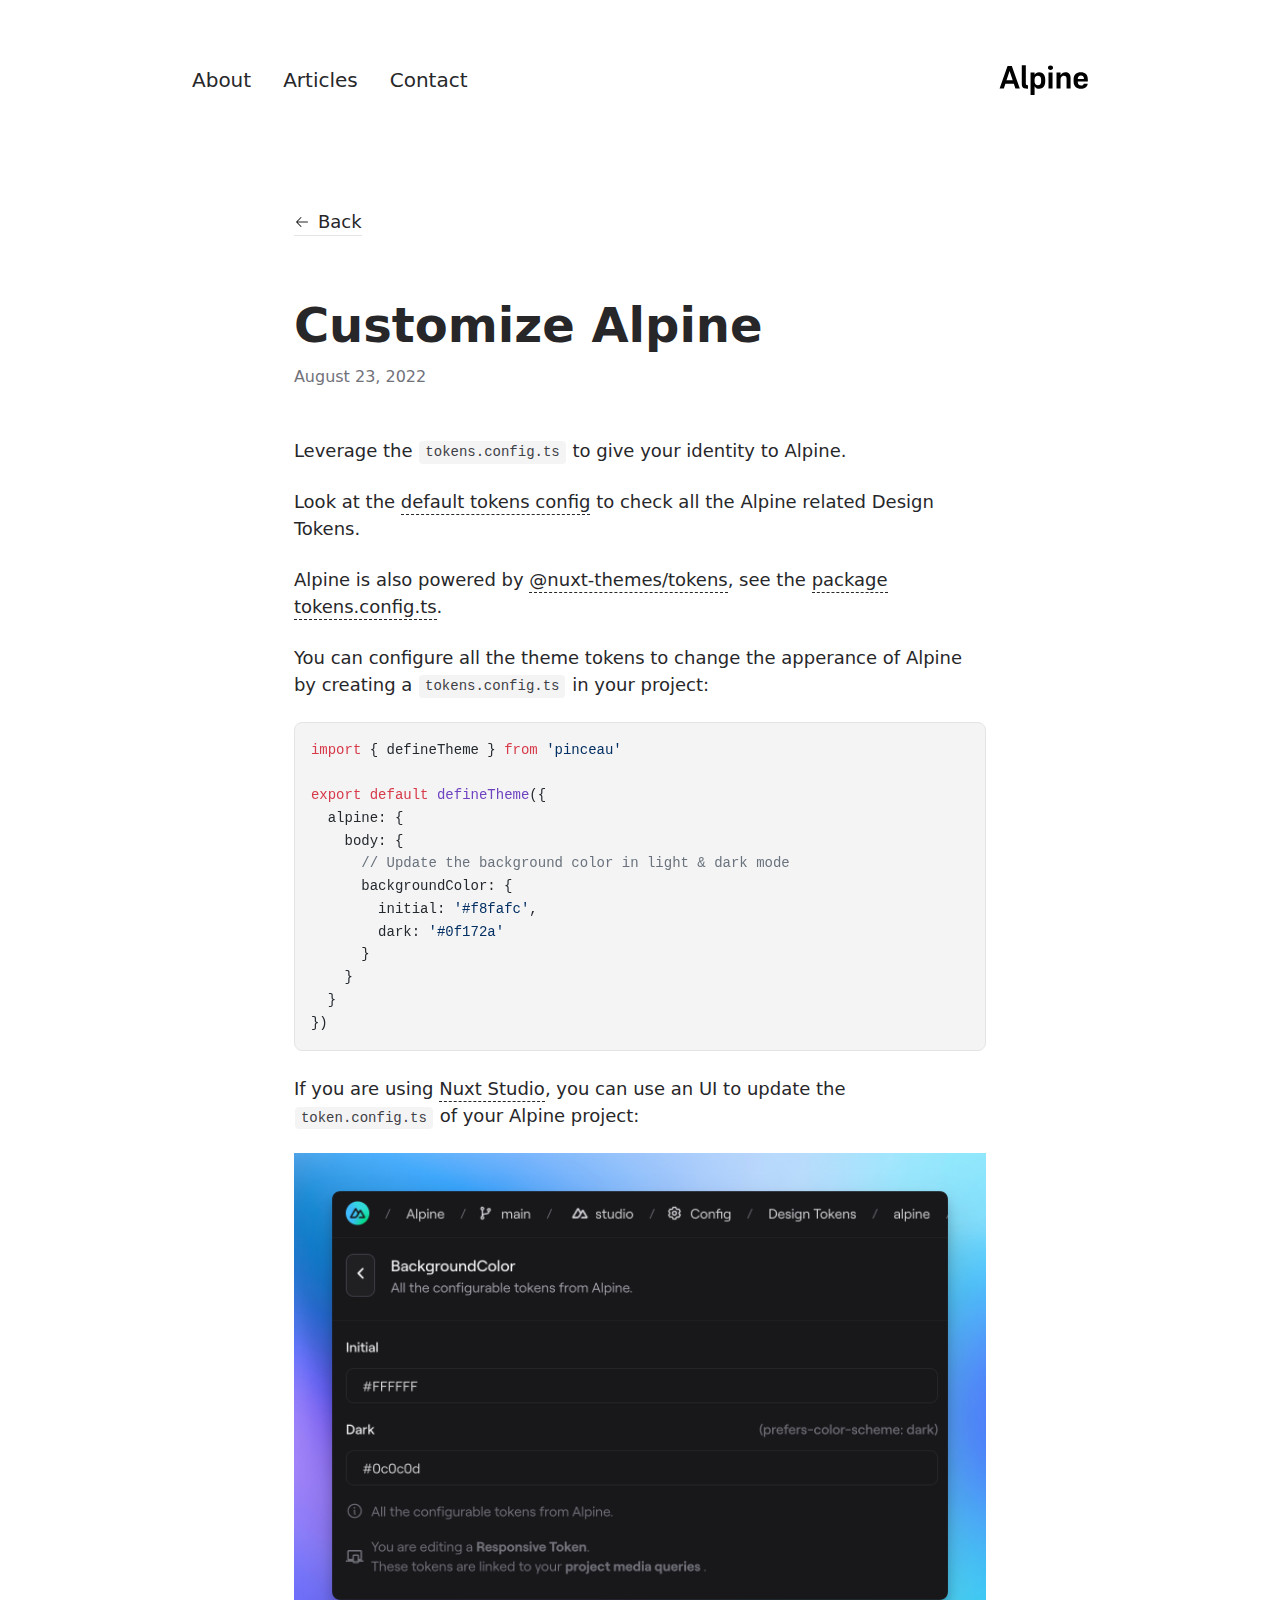
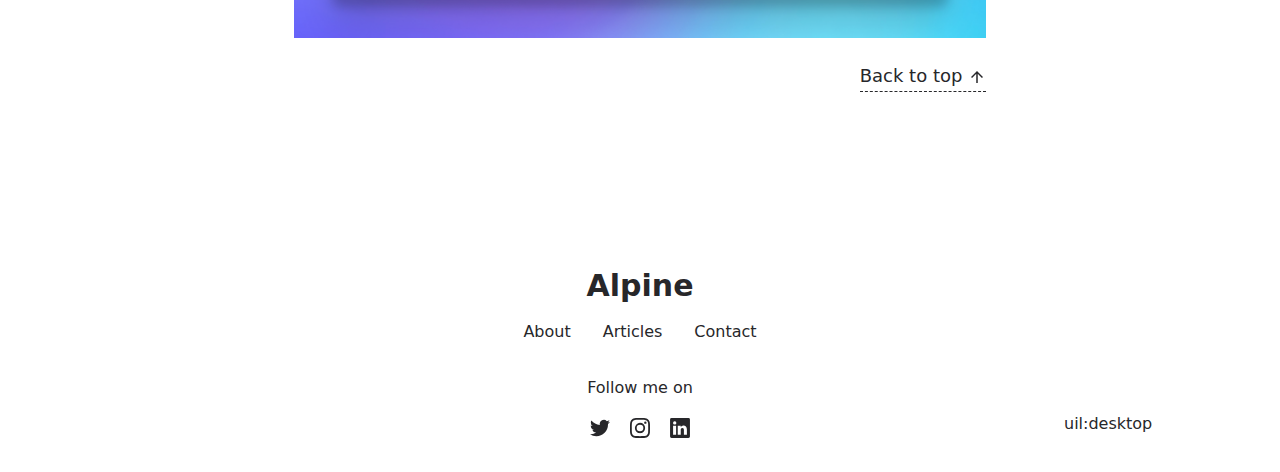
<file: articles/design-tokens/index.html>
<!DOCTYPE html><html  lang="en"><head><meta charset="utf-8">
<meta name="viewport" content="width=device-width, initial-scale=1">
<title>Customize Alpine</title>
<meta name="twitter:card" content="summary_large_image">
<meta property="og:image:width" content="400">
<meta property="og:image:height" content="300">
<meta property="og:image:alt" content="An image showcasing my project.">
<meta property="og:title" content="Customize Alpine">
<meta name="description" content="Leverage the tokens.config.ts to give your identity to Alpine.">
<meta property="og:description" content="Leverage the tokens.config.ts to give your identity to Alpine.">
<meta property="og:image" content="/articles/design-tokens.webp">
<link rel="preload" as="fetch" crossorigin="anonymous" href="/articles/design-tokens/_payload.json?1047a87a-fde2-4d3e-9408-058b4288c999">
<link rel="stylesheet" href="/_nuxt/entry.BO5BtMGs.css">
<link rel="stylesheet" href="/_nuxt/DocumentDrivenNotFound.D50PVHhX.css">
<link rel="stylesheet" href="/_nuxt/article.y1e5dj1c.css">
<link rel="stylesheet" href="/_nuxt/ProseA.DyXD2jMe.css">
<link rel="stylesheet" href="/_nuxt/ProseH1.BaFKCxH4.css">
<link rel="stylesheet" href="/_nuxt/ProseP.DiW-NgUd.css">
<link rel="stylesheet" href="/_nuxt/ProseCodeInline.CGPI6gyY.css">
<link rel="stylesheet" href="/_nuxt/ProsePre.CchFRBtv.css">
<link rel="stylesheet" href="/_nuxt/ProseCode.eNhgxyOh.css">
<link rel="stylesheet" href="/_nuxt/ProseImg.C0ysppNE.css">
<link rel="modulepreload" as="script" crossorigin href="/_nuxt/0sj_jyWR.js">
<link rel="modulepreload" as="script" crossorigin href="/_nuxt/BSuQv5H6.js">
<link rel="modulepreload" as="script" crossorigin href="/_nuxt/D5PmRsTd.js">
<link rel="modulepreload" as="script" crossorigin href="/_nuxt/CurYmxaA.js">
<link rel="modulepreload" as="script" crossorigin href="/_nuxt/B15Lghgr.js">
<link rel="modulepreload" as="script" crossorigin href="/_nuxt/LeO2wfpQ.js">
<link rel="modulepreload" as="script" crossorigin href="/_nuxt/D_5htG4L.js">
<link rel="modulepreload" as="script" crossorigin href="/_nuxt/DW21ehea.js">
<link rel="modulepreload" as="script" crossorigin href="/_nuxt/DoblJUKK.js">
<link rel="modulepreload" as="script" crossorigin href="/_nuxt/BcWussCh.js">
<link rel="modulepreload" as="script" crossorigin href="/_nuxt/BBnK0Hxz.js">
<link rel="modulepreload" as="script" crossorigin href="/_nuxt/CIVuiL_k.js">
<link rel="modulepreload" as="script" crossorigin href="/_nuxt/BrPAFcSD.js">
<link rel="modulepreload" as="script" crossorigin href="/_nuxt/BEwh1s3T.js">
<link rel="modulepreload" as="script" crossorigin href="/_nuxt/C1MsrQgV.js">
<link rel="modulepreload" as="script" crossorigin href="/_nuxt/BQiFeCSx.js">
<link rel="modulepreload" as="script" crossorigin href="/_nuxt/B_T72Hhs.js">
<link rel="prefetch" as="script" crossorigin href="/_nuxt/CsMpMxvF.js">
<link rel="prefetch" as="script" crossorigin href="/_nuxt/D2qVaU_t.js">
<link rel="prefetch" as="script" crossorigin href="/_nuxt/JBXPJPaa.js">
<link rel="prefetch" as="style" href="/_nuxt/useStudio.DzA-IoZ4.css">
<link rel="prefetch" as="script" crossorigin href="/_nuxt/CekCK8ys.js">
<link rel="prefetch" as="style" href="/_nuxt/error-404.Bwq3Qtp8.css">
<link rel="prefetch" as="script" crossorigin href="/_nuxt/D9J_jzuW.js">
<link rel="prefetch" as="style" href="/_nuxt/error-500.C69HPPxN.css">
<link rel="prefetch" as="script" crossorigin href="/_nuxt/i2vEiJ3Q.js">
<script type="module" src="/_nuxt/0sj_jyWR.js" crossorigin></script><style id="pinceau-runtime-hydratable">@media{.phy[--]{--puid:sWhYe7-v;}.pv-RAmjRE{max-width:var(--elements-container-maxWidth);padding-left:var(--elements-container-padding-mobile);padding-right:var(--elements-container-padding-mobile);}@media (min-width: 475px){.pv-RAmjRE{padding-left:var(--elements-container-padding-xs);padding-right:var(--elements-container-padding-xs);}}@media (min-width: 640px){.pv-RAmjRE{padding-left:var(--elements-container-padding-sm);padding-right:var(--elements-container-padding-sm);}}@media (min-width: 768px){.pv-RAmjRE{padding-left:var(--elements-container-padding-md);padding-right:var(--elements-container-padding-md);}}} </style><style id="pinceau-theme">@media { :root {--pinceau-mq: initial; --alpine-readableLine: 68ch;--alpine-backdrop-backgroundColor: #f4f4f5b3;--prose-code-inline-padding: 0.2rem 0.375rem 0.2rem 0.375rem;--prose-code-block-backdropFilter: contrast(1);--prose-code-block-border-style: solid;--prose-code-block-border-width: 1px;--prose-tbody-tr-borderBottom-style: dashed;--prose-tbody-tr-borderBottom-width: 1px;--prose-th-textAlign: inherit;--prose-thead-borderBottom-style: solid;--prose-thead-borderBottom-width: 1px;--prose-thead-border-style: solid;--prose-thead-border-width: 0px;--prose-table-textAlign: start;--prose-hr-width: 1px;--prose-hr-style: solid;--prose-li-listStylePosition: outside;--prose-ol-li-markerColor: currentColor;--prose-ol-paddingInlineStart: 21px;--prose-ol-listStyleType: decimal;--prose-ul-li-markerColor: currentColor;--prose-ul-paddingInlineStart: 21px;--prose-ul-listStyleType: disc;--prose-blockquote-border-style: solid;--prose-blockquote-border-width: 4px;--prose-blockquote-quotes: '201C' '201D' '2018' '2019';--prose-blockquote-paddingInlineStart: 24px;--prose-a-code-color-hover: currentColor;--prose-a-code-color-static: currentColor;--prose-a-hasCode-borderBottom: none;--prose-a-border-distance: 2px;--prose-a-border-color-hover: currentColor;--prose-a-border-color-static: currentColor;--prose-a-border-style-hover: solid;--prose-a-border-style-static: dashed;--prose-a-border-width: 1px;--prose-a-color-static: inherit;--prose-a-textDecoration: none;--prose-h6-margin: 3rem 0 2rem;--prose-h5-margin: 3rem 0 2rem;--prose-h4-margin: 3rem 0 2rem;--prose-h3-margin: 3rem 0 2rem;--prose-h2-margin: 3rem 0 2rem;--prose-h1-margin: 0 0 2rem;--prose-p-fontSize: 18px;--typography-lead-loose: 2;--typography-lead-relaxed: 1.625;--typography-lead-normal: 1.5;--typography-lead-snug: 1.375;--typography-lead-tight: 1.25;--typography-lead-none: 1;--typography-lead-10: 2.5rem;--typography-lead-9: 2.25rem;--typography-lead-8: 2rem;--typography-lead-7: 1.75rem;--typography-lead-6: 1.5rem;--typography-lead-5: 1.25rem;--typography-lead-4: 1rem;--typography-lead-3: .75rem;--typography-lead-2: .5rem;--typography-lead-1: .025rem;--typography-fontWeight-black: 900;--typography-fontWeight-extrabold: 800;--typography-fontWeight-bold: 700;--typography-fontWeight-semibold: 600;--typography-fontWeight-medium: 500;--typography-fontWeight-normal: 400;--typography-fontWeight-light: 300;--typography-fontWeight-extralight: 200;--typography-fontWeight-thin: 100;--typography-fontSize-9xl: 128px;--typography-fontSize-8xl: 96px;--typography-fontSize-7xl: 72px;--typography-fontSize-6xl: 60px;--typography-fontSize-5xl: 48px;--typography-fontSize-4xl: 36px;--typography-fontSize-3xl: 30px;--typography-fontSize-2xl: 24px;--typography-fontSize-xl: 20px;--typography-fontSize-lg: 18px;--typography-fontSize-base: 16px;--typography-fontSize-sm: 14px;--typography-fontSize-xs: 12px;--typography-letterSpacing-wide: 0.025em;--typography-letterSpacing-tight: -0.025em;--typography-verticalMargin-base: 24px;--typography-verticalMargin-sm: 16px;--elements-border-secondary-hover: [object Object];--elements-backdrop-background: #fffc;--elements-backdrop-filter: saturate(200%) blur(20px);--elements-container-maxWidth: 64rem;--lead-loose: 2;--lead-relaxed: 1.625;--lead-normal: 1.5;--lead-snug: 1.375;--lead-tight: 1.25;--lead-none: 1;--lead-10: 2.5rem;--lead-9: 2.25rem;--lead-8: 2rem;--lead-7: 1.75rem;--lead-6: 1.5rem;--lead-5: 1.25rem;--lead-4: 1rem;--lead-3: .75rem;--lead-2: .5rem;--lead-1: .025rem;--letterSpacing-widest: 0.1em;--letterSpacing-wider: 0.05em;--letterSpacing-wide: 0.025em;--letterSpacing-normal: 0em;--letterSpacing-tight: -0.025em;--letterSpacing-tighter: -0.05em;--fontSize-9xl: 8rem;--fontSize-8xl: 6rem;--fontSize-7xl: 4.5rem;--fontSize-6xl: 3.75rem;--fontSize-5xl: 3rem;--fontSize-4xl: 2.25rem;--fontSize-3xl: 1.875rem;--fontSize-2xl: 1.5rem;--fontSize-xl: 1.25rem;--fontSize-lg: 1.125rem;--fontSize-base: 1rem;--fontSize-sm: 0.875rem;--fontSize-xs: 0.75rem;--fontWeight-black: 900;--fontWeight-extrabold: 800;--fontWeight-bold: 700;--fontWeight-semibold: 600;--fontWeight-medium: 500;--fontWeight-normal: 400;--fontWeight-light: 300;--fontWeight-extralight: 200;--fontWeight-thin: 100;--font-mono: ui-monospace, SFMono-Regular, Menlo, Monaco, Consolas, Liberation Mono, Courier New, monospace;--font-serif: ui-serif, Georgia, Cambria, Times New Roman, Times, serif;--font-sans: ui-sans-serif, system-ui, -apple-system, BlinkMacSystemFont, Segoe UI, Roboto, Helvetica Neue, Arial, Noto Sans, sans-serif, Apple Color Emoji, Segoe UI Emoji, Segoe UI Symbol, Noto Color Emoji;--opacity-total: 1;--opacity-high: 0.8;--opacity-medium: 0.5;--opacity-soft: 0.3;--opacity-light: 0.15;--opacity-bright: 0.1;--opacity-noOpacity: 0;--borderWidth-lg: 3px;--borderWidth-md: 2px;--borderWidth-sm: 1px;--borderWidth-noBorder: 0;--space-rem-875: 0.875rem;--space-rem-625: 0.625rem;--space-rem-375: 0.375rem;--space-rem-125: 0.125rem;--space-px: 1px;--space-128: 32rem;--space-96: 24rem;--space-80: 20rem;--space-72: 18rem;--space-64: 16rem;--space-60: 15rem;--space-56: 14rem;--space-52: 13rem;--space-48: 12rem;--space-44: 11rem;--space-40: 10rem;--space-36: 9rem;--space-32: 8rem;--space-28: 7rem;--space-24: 6rem;--space-20: 5rem;--space-16: 4rem;--space-14: 3.5rem;--space-12: 3rem;--space-11: 2.75rem;--space-10: 2.5rem;--space-9: 2.25rem;--space-8: 2rem;--space-7: 1.75rem;--space-6: 1.5rem;--space-5: 1.25rem;--space-4: 1rem;--space-3: 0.75rem;--space-2: 0.5rem;--space-1: 0.25rem;--space-0: 0px;--size-full: 100%;--size-7xl: 80rem;--size-6xl: 72rem;--size-5xl: 64rem;--size-4xl: 56rem;--size-3xl: 48rem;--size-2xl: 42rem;--size-xl: 36rem;--size-lg: 32rem;--size-md: 28rem;--size-sm: 24rem;--size-xs: 20rem;--size-200: 200px;--size-104: 104px;--size-80: 80px;--size-64: 64px;--size-56: 56px;--size-48: 48px;--size-40: 40px;--size-32: 32px;--size-24: 24px;--size-20: 20px;--size-16: 16px;--size-12: 12px;--size-8: 8px;--size-6: 6px;--size-4: 4px;--size-2: 2px;--size-0: 0px;--radii-full: 9999px;--radii-3xl: 1.75rem;--radii-2xl: 1.5rem;--radii-xl: 1rem;--radii-lg: 0.75rem;--radii-md: 0.5rem;--radii-sm: 0.375rem;--radii-xs: 0.25rem;--radii-2xs: 0.125rem;--radii-none: 0px;--shadow-none: 0px 0px 0px 0px transparent;--shadow-lg: 0px 10px 15px -3px #000000, 0px 4px 6px -4px #000000;--shadow-md: 0px 4px 6px -1px #000000, 0px 2px 4px -2px #000000;--shadow-sm: 0px 1px 3px 0px #000000, 0px 1px 2px -1px #000000;--shadow-xs: 0px 1px 2px 0px #000000;--height-screen: 100vh;--width-screen: 100vw;--color-primary-900: #002e38;--color-primary-800: #005c70;--color-primary-700: #008aa9;--color-primary-600: #00b9e1;--color-primary-500: #1ad6ff;--color-primary-400: #40ddff;--color-primary-300: #66e4ff;--color-primary-200: #8deaff;--color-primary-100: #b3f1ff;--color-primary-50: #d9f8ff;--color-ruby-900: #380011;--color-ruby-800: #700021;--color-ruby-700: #a90032;--color-ruby-600: #e10043;--color-ruby-500: #ff1a5e;--color-ruby-400: #ff4079;--color-ruby-300: #ff6694;--color-ruby-200: #ff8dae;--color-ruby-100: #ffb3c9;--color-ruby-50: #ffd9e4;--color-pink-900: #380025;--color-pink-800: #70004b;--color-pink-700: #a90070;--color-pink-600: #e10095;--color-pink-500: #ff1ab2;--color-pink-400: #ff40bf;--color-pink-300: #ff66cc;--color-pink-200: #ff8dd8;--color-pink-100: #ffb3e5;--color-pink-50: #ffd9f2;--color-purple-900: #190038;--color-purple-800: #330070;--color-purple-700: #4c00a9;--color-purple-600: #6500e1;--color-purple-500: #811aff;--color-purple-400: #9640ff;--color-purple-300: #ab66ff;--color-purple-200: #c08dff;--color-purple-100: #d5b3ff;--color-purple-50: #ead9ff;--color-royalblue-900: #0b0531;--color-royalblue-800: #160a62;--color-royalblue-700: #211093;--color-royalblue-600: #2c15c4;--color-royalblue-500: #4127e8;--color-royalblue-400: #614bec;--color-royalblue-300: #806ff0;--color-royalblue-200: #a093f3;--color-royalblue-100: #c0b7f7;--color-royalblue-50: #dfdbfb;--color-indigoblue-900: #001238;--color-indigoblue-800: #002370;--color-indigoblue-700: #0035a9;--color-indigoblue-600: #0047e1;--color-indigoblue-500: #1a62ff;--color-indigoblue-400: #407cff;--color-indigoblue-300: #6696ff;--color-indigoblue-200: #8db0ff;--color-indigoblue-100: #b3cbff;--color-indigoblue-50: #d9e5ff;--color-blue-900: #002438;--color-blue-800: #004870;--color-blue-700: #006ca9;--color-blue-600: #0090e1;--color-blue-500: #1aadff;--color-blue-400: #40bbff;--color-blue-300: #66c8ff;--color-blue-200: #8dd6ff;--color-blue-100: #b3e4ff;--color-blue-50: #d9f1ff;--color-lightblue-900: #002e38;--color-lightblue-800: #005c70;--color-lightblue-700: #008aa9;--color-lightblue-600: #00b9e1;--color-lightblue-500: #1ad6ff;--color-lightblue-400: #40ddff;--color-lightblue-300: #66e4ff;--color-lightblue-200: #8deaff;--color-lightblue-100: #b3f1ff;--color-lightblue-50: #d9f8ff;--color-teal-900: #062a28;--color-teal-800: #0b544f;--color-teal-700: #117d77;--color-teal-600: #16a79e;--color-teal-500: #1cd1c6;--color-teal-400: #36e4da;--color-teal-300: #5fe9e1;--color-teal-200: #87efe9;--color-teal-100: #aff4f0;--color-teal-50: #d7faf8;--color-pear-900: #2a2b09;--color-pear-800: #545512;--color-pear-700: #7e801b;--color-pear-600: #a8aa24;--color-pear-500: #d0d32f;--color-pear-400: #d8da52;--color-pear-300: #e0e274;--color-pear-200: #e8e997;--color-pear-100: #eff0ba;--color-pear-50: #f7f8dc;--color-red-900: #380300;--color-red-800: #700700;--color-red-700: #a90a00;--color-red-600: #e10e00;--color-red-500: #ff281a;--color-red-400: #ff4c40;--color-red-300: #ff7066;--color-red-200: #ff948d;--color-red-100: #ffb7b3;--color-red-50: #ffdbd9;--color-orange-900: #381800;--color-orange-800: #702f00;--color-orange-700: #a94700;--color-orange-600: #e15e00;--color-orange-500: #ff7a1a;--color-orange-400: #ff9040;--color-orange-300: #ffa666;--color-orange-200: #ffbd8d;--color-orange-100: #ffd3b3;--color-orange-50: #ffe9d9;--color-yellow-900: #362b03;--color-yellow-800: #6d5605;--color-yellow-700: #a38108;--color-yellow-600: #daac0a;--color-yellow-500: #f5c828;--color-yellow-400: #f7d14c;--color-yellow-300: #f8da70;--color-yellow-200: #fae393;--color-yellow-100: #fcedb7;--color-yellow-50: #fdf6db;--color-green-900: #003f25;--color-green-800: #005e38;--color-green-700: #007e4a;--color-green-600: #009d5d;--color-green-500: #00bd6f;--color-green-400: #00dc82;--color-green-300: #30ffaa;--color-green-200: #83ffcc;--color-green-100: #acffdd;--color-green-50: #d6ffee;--color-gray-900: #18181B;--color-gray-800: #27272A;--color-gray-700: #3f3f46;--color-gray-600: #52525B;--color-gray-500: #71717A;--color-gray-400: #a1a1aa;--color-gray-300: #D4d4d8;--color-gray-200: #e4e4e7;--color-gray-100: #f4f4f5;--color-gray-50: #fafafa;--color-black: #0c0c0d;--color-white: #FFFFFF;--media-portrait: only screen and (orientation: portrait);--media-landscape: only screen and (orientation: landscape);--media-rm: (prefers-reduced-motion: reduce);--media-2xl: (min-width: 1536px);--media-xl: (min-width: 1280px);--media-lg: (min-width: 1024px);--media-md: (min-width: 768px);--media-sm: (min-width: 640px);--media-xs: (min-width: 475px);--alpine-body-color: var(--color-gray-800);--alpine-body-backgroundColor: var(--color-white);--prose-code-inline-fontWeight: var(--typography-fontWeight-normal);--prose-code-inline-fontSize: var(--typography-fontSize-sm);--prose-code-inline-borderRadius: var(--radii-xs);--prose-code-block-pre-padding: var(--typography-verticalMargin-sm);--prose-code-block-margin: var(--typography-verticalMargin-base) 0;--prose-code-block-fontSize: var(--typography-fontSize-sm);--prose-tbody-code-inline-fontSize: var(--typography-fontSize-sm);--prose-tbody-td-padding: var(--typography-verticalMargin-sm);--prose-th-fontWeight: var(--typography-fontWeight-semibold);--prose-th-padding: 0 var(--typography-verticalMargin-sm) var(--typography-verticalMargin-sm) var(--typography-verticalMargin-sm);--prose-table-lineHeight: var(--typography-lead-6);--prose-table-fontSize: var(--typography-fontSize-sm);--prose-table-margin: var(--typography-verticalMargin-base) 0;--prose-hr-margin: var(--typography-verticalMargin-base) 0;--prose-li-margin: var(--typography-verticalMargin-sm) 0;--prose-ol-margin: var(--typography-verticalMargin-base) 0;--prose-ul-margin: var(--typography-verticalMargin-base) 0;--prose-blockquote-margin: var(--typography-verticalMargin-base) 0;--prose-a-code-border-style: var(--prose-a-border-style-static);--prose-a-code-border-width: var(--prose-a-border-width);--prose-a-fontWeight: var(--typography-fontWeight-medium);--prose-img-margin: var(--typography-verticalMargin-base) 0;--prose-strong-fontWeight: var(--typography-fontWeight-semibold);--prose-h6-iconSize: var(--typography-fontSize-base);--prose-h6-fontWeight: var(--typography-fontWeight-semibold);--prose-h6-lineHeight: var(--typography-lead-normal);--prose-h6-fontSize: var(--typography-fontSize-lg);--prose-h5-iconSize: var(--typography-fontSize-lg);--prose-h5-fontWeight: var(--typography-fontWeight-semibold);--prose-h5-lineHeight: var(--typography-lead-snug);--prose-h5-fontSize: var(--typography-fontSize-xl);--prose-h4-iconSize: var(--typography-fontSize-lg);--prose-h4-letterSpacing: var(--typography-letterSpacing-tight);--prose-h4-fontWeight: var(--typography-fontWeight-semibold);--prose-h4-lineHeight: var(--typography-lead-snug);--prose-h4-fontSize: var(--typography-fontSize-2xl);--prose-h3-iconSize: var(--typography-fontSize-xl);--prose-h3-letterSpacing: var(--typography-letterSpacing-tight);--prose-h3-fontWeight: var(--typography-fontWeight-semibold);--prose-h3-lineHeight: var(--typography-lead-snug);--prose-h3-fontSize: var(--typography-fontSize-3xl);--prose-h2-iconSize: var(--typography-fontSize-2xl);--prose-h2-letterSpacing: var(--typography-letterSpacing-tight);--prose-h2-fontWeight: var(--typography-fontWeight-semibold);--prose-h2-lineHeight: var(--typography-lead-tight);--prose-h2-fontSize: var(--typography-fontSize-4xl);--prose-h1-iconSize: var(--typography-fontSize-3xl);--prose-h1-letterSpacing: var(--typography-letterSpacing-tight);--prose-h1-fontWeight: var(--typography-fontWeight-bold);--prose-h1-lineHeight: var(--typography-lead-tight);--prose-h1-fontSize: var(--typography-fontSize-5xl);--prose-p-br-margin: var(--typography-verticalMargin-base) 0 0 0;--prose-p-margin: var(--typography-verticalMargin-base) 0;--prose-p-lineHeight: var(--typography-lead-normal);--typography-color-primary-900: var(--color-primary-900);--typography-color-primary-800: var(--color-primary-800);--typography-color-primary-700: var(--color-primary-700);--typography-color-primary-600: var(--color-primary-600);--typography-color-primary-500: var(--color-primary-500);--typography-color-primary-400: var(--color-primary-400);--typography-color-primary-300: var(--color-primary-300);--typography-color-primary-200: var(--color-primary-200);--typography-color-primary-100: var(--color-primary-100);--typography-color-primary-50: var(--color-primary-50);--typography-font-code: var(--font-mono);--typography-font-body: var(--font-sans);--typography-font-display: var(--font-sans);--typography-body-backgroundColor: var(--color-white);--typography-body-color: var(--color-black);--elements-state-danger-borderColor-secondary: var(--color-red-200);--elements-state-danger-borderColor-primary: var(--color-red-100);--elements-state-danger-backgroundColor-secondary: var(--color-red-100);--elements-state-danger-backgroundColor-primary: var(--color-red-50);--elements-state-danger-color-secondary: var(--color-red-600);--elements-state-danger-color-primary: var(--color-red-500);--elements-state-warning-borderColor-secondary: var(--color-yellow-200);--elements-state-warning-borderColor-primary: var(--color-yellow-100);--elements-state-warning-backgroundColor-secondary: var(--color-yellow-100);--elements-state-warning-backgroundColor-primary: var(--color-yellow-50);--elements-state-warning-color-secondary: var(--color-yellow-700);--elements-state-warning-color-primary: var(--color-yellow-600);--elements-state-success-borderColor-secondary: var(--color-green-200);--elements-state-success-borderColor-primary: var(--color-green-100);--elements-state-success-backgroundColor-secondary: var(--color-green-100);--elements-state-success-backgroundColor-primary: var(--color-green-50);--elements-state-success-color-secondary: var(--color-green-600);--elements-state-success-color-primary: var(--color-green-500);--elements-state-info-borderColor-secondary: var(--color-blue-200);--elements-state-info-borderColor-primary: var(--color-blue-100);--elements-state-info-backgroundColor-secondary: var(--color-blue-100);--elements-state-info-backgroundColor-primary: var(--color-blue-50);--elements-state-info-color-secondary: var(--color-blue-600);--elements-state-info-color-primary: var(--color-blue-500);--elements-state-primary-borderColor-secondary: var(--color-primary-200);--elements-state-primary-borderColor-primary: var(--color-primary-100);--elements-state-primary-backgroundColor-secondary: var(--color-primary-100);--elements-state-primary-backgroundColor-primary: var(--color-primary-50);--elements-state-primary-color-secondary: var(--color-primary-700);--elements-state-primary-color-primary: var(--color-primary-600);--elements-surface-secondary-backgroundColor: var(--color-gray-200);--elements-surface-primary-backgroundColor: var(--color-gray-100);--elements-surface-background-base: var(--color-gray-100);--elements-border-secondary-static: var(--color-gray-200);--elements-border-primary-hover: var(--color-gray-200);--elements-border-primary-static: var(--color-gray-100);--elements-container-padding-md: var(--space-16);--elements-container-padding-sm: var(--space-12);--elements-container-padding-xs: var(--space-8);--elements-container-padding-mobile: var(--space-6);--elements-text-secondary-color-hover: var(--color-gray-700);--elements-text-secondary-color-static: var(--color-gray-500);--elements-text-primary-color-static: var(--color-gray-900);--text-6xl-lineHeight: var(--lead-none);--text-6xl-fontSize: var(--fontSize-6xl);--text-5xl-lineHeight: var(--lead-none);--text-5xl-fontSize: var(--fontSize-5xl);--text-4xl-lineHeight: var(--lead-10);--text-4xl-fontSize: var(--fontSize-4xl);--text-3xl-lineHeight: var(--lead-9);--text-3xl-fontSize: var(--fontSize-3xl);--text-2xl-lineHeight: var(--lead-8);--text-2xl-fontSize: var(--fontSize-2xl);--text-xl-lineHeight: var(--lead-7);--text-xl-fontSize: var(--fontSize-xl);--text-lg-lineHeight: var(--lead-7);--text-lg-fontSize: var(--fontSize-lg);--text-base-lineHeight: var(--lead-6);--text-base-fontSize: var(--fontSize-base);--text-sm-lineHeight: var(--lead-5);--text-sm-fontSize: var(--fontSize-sm);--text-xs-lineHeight: var(--lead-4);--text-xs-fontSize: var(--fontSize-xs);--shadow-2xl: 0px 25px 50px -12px var(--color-gray-900);--shadow-xl: 0px 20px 25px -5px var(--color-gray-400), 0px 8px 10px -6px #000000;--color-secondary-900: var(--color-gray-900);--color-secondary-800: var(--color-gray-800);--color-secondary-700: var(--color-gray-700);--color-secondary-600: var(--color-gray-600);--color-secondary-500: var(--color-gray-500);--color-secondary-400: var(--color-gray-400);--color-secondary-300: var(--color-gray-300);--color-secondary-200: var(--color-gray-200);--color-secondary-100: var(--color-gray-100);--color-secondary-50: var(--color-gray-50);--prose-a-code-background-hover: var(--typography-color-primary-50);--prose-a-code-border-color-hover: var(--typography-color-primary-500);--prose-a-color-hover: var(--typography-color-primary-500);--typography-color-secondary-900: var(--color-secondary-900);--typography-color-secondary-800: var(--color-secondary-800);--typography-color-secondary-700: var(--color-secondary-700);--typography-color-secondary-600: var(--color-secondary-600);--typography-color-secondary-500: var(--color-secondary-500);--typography-color-secondary-400: var(--color-secondary-400);--typography-color-secondary-300: var(--color-secondary-300);--typography-color-secondary-200: var(--color-secondary-200);--typography-color-secondary-100: var(--color-secondary-100);--typography-color-secondary-50: var(--color-secondary-50);--prose-code-inline-backgroundColor: var(--typography-color-secondary-100);--prose-code-inline-color: var(--typography-color-secondary-700);--prose-code-block-backgroundColor: var(--typography-color-secondary-100);--prose-code-block-color: var(--typography-color-secondary-700);--prose-code-block-border-color: var(--typography-color-secondary-200);--prose-tbody-tr-borderBottom-color: var(--typography-color-secondary-200);--prose-th-color: var(--typography-color-secondary-600);--prose-thead-borderBottom-color: var(--typography-color-secondary-200);--prose-thead-border-color: var(--typography-color-secondary-300);--prose-hr-color: var(--typography-color-secondary-200);--prose-blockquote-border-color: var(--typography-color-secondary-200);--prose-blockquote-color: var(--typography-color-secondary-500);--prose-a-code-border-color-static: var(--typography-color-secondary-400); } }@media { :root.dark {--pinceau-mq: dark; --alpine-backdrop-backgroundColor: #18181bb3;--prose-code-block-backdropFilter: contrast(1);--prose-ol-li-markerColor: currentColor;--prose-ul-li-markerColor: currentColor;--prose-a-code-color-hover: currentColor;--prose-a-code-color-static: currentColor;--prose-a-border-color-hover: currentColor;--prose-a-border-color-static: currentColor;--prose-a-color-static: inherit;--elements-backdrop-background: #0c0d0ccc;--alpine-body-color: var(--color-gray-200);--alpine-body-backgroundColor: var(--color-black);--typography-body-backgroundColor: var(--color-black);--typography-body-color: var(--color-white);--elements-state-danger-borderColor-secondary: var(--color-red-700);--elements-state-danger-borderColor-primary: var(--color-red-800);--elements-state-danger-backgroundColor-secondary: var(--color-red-800);--elements-state-danger-backgroundColor-primary: var(--color-red-900);--elements-state-danger-color-secondary: var(--color-red-200);--elements-state-danger-color-primary: var(--color-red-300);--elements-state-warning-borderColor-secondary: var(--color-yellow-700);--elements-state-warning-borderColor-primary: var(--color-yellow-800);--elements-state-warning-backgroundColor-secondary: var(--color-yellow-800);--elements-state-warning-backgroundColor-primary: var(--color-yellow-900);--elements-state-warning-color-secondary: var(--color-yellow-200);--elements-state-warning-color-primary: var(--color-yellow-400);--elements-state-success-borderColor-secondary: var(--color-green-700);--elements-state-success-borderColor-primary: var(--color-green-800);--elements-state-success-backgroundColor-secondary: var(--color-green-800);--elements-state-success-backgroundColor-primary: var(--color-green-900);--elements-state-success-color-secondary: var(--color-green-200);--elements-state-success-color-primary: var(--color-green-400);--elements-state-info-borderColor-secondary: var(--color-blue-700);--elements-state-info-borderColor-primary: var(--color-blue-800);--elements-state-info-backgroundColor-secondary: var(--color-blue-800);--elements-state-info-backgroundColor-primary: var(--color-blue-900);--elements-state-info-color-secondary: var(--color-blue-200);--elements-state-info-color-primary: var(--color-blue-400);--elements-state-primary-borderColor-secondary: var(--color-primary-700);--elements-state-primary-borderColor-primary: var(--color-primary-800);--elements-state-primary-backgroundColor-secondary: var(--color-primary-800);--elements-state-primary-backgroundColor-primary: var(--color-primary-900);--elements-state-primary-color-secondary: var(--color-primary-200);--elements-state-primary-color-primary: var(--color-primary-400);--elements-surface-secondary-backgroundColor: var(--color-gray-800);--elements-surface-primary-backgroundColor: var(--color-gray-900);--elements-surface-background-base: var(--color-gray-900);--elements-border-secondary-static: var(--color-gray-800);--elements-border-primary-hover: var(--color-gray-800);--elements-border-primary-static: var(--color-gray-900);--elements-text-secondary-color-hover: var(--color-gray-200);--elements-text-secondary-color-static: var(--color-gray-400);--elements-text-primary-color-static: var(--color-gray-50);--prose-a-code-background-hover: var(--typography-color-primary-900);--prose-a-code-border-color-hover: var(--typography-color-primary-600);--prose-a-color-hover: var(--typography-color-primary-400);--prose-code-inline-backgroundColor: var(--typography-color-secondary-800);--prose-code-inline-color: var(--typography-color-secondary-200);--prose-code-block-backgroundColor: var(--typography-color-secondary-900);--prose-code-block-color: var(--typography-color-secondary-200);--prose-code-block-border-color: var(--typography-color-secondary-800);--prose-tbody-tr-borderBottom-color: var(--typography-color-secondary-800);--prose-th-color: var(--typography-color-secondary-400);--prose-thead-borderBottom-color: var(--typography-color-secondary-800);--prose-thead-border-color: var(--typography-color-secondary-600);--prose-hr-color: var(--typography-color-secondary-800);--prose-blockquote-border-color: var(--typography-color-secondary-700);--prose-blockquote-color: var(--typography-color-secondary-400);--prose-a-code-border-color-static: var(--typography-color-secondary-600); } }</style><script>"use strict";(()=>{const a=window,e=document.documentElement,c=window.localStorage,d=["dark","light"],n=c&&c.getItem&&c.getItem("nuxt-color-mode")||"system";let l=n==="system"?f():n;const i=e.getAttribute("data-color-mode-forced");i&&(l=i),r(l),a["__NUXT_COLOR_MODE__"]={preference:n,value:l,getColorScheme:f,addColorScheme:r,removeColorScheme:u};function r(o){const t=""+o+"",s="";e.classList?e.classList.add(t):e.className+=" "+t,s&&e.setAttribute("data-"+s,o)}function u(o){const t=""+o+"",s="";e.classList?e.classList.remove(t):e.className=e.className.replace(new RegExp(t,"g"),""),s&&e.removeAttribute("data-"+s)}function m(o){return a.matchMedia("(prefers-color-scheme"+o+")")}function f(){if(a.matchMedia&&m("").media!=="not all"){for(const o of d)if(m(":"+o).matches)return o}return"light"}})();
</script></head><body><div id="__nuxt"><div class="container pv-RAmjRE pc-sWhYe7 app-layout" data-v-d239e842 data-v-8d696e14><!--[--><div class="nuxt-progress" style="width:0%;height:3px;opacity:0;background-size:Infinity% auto;" data-v-d239e842></div><header class="right" data-v-d239e842 data-v-9ab7bd13><div class="menu" data-v-9ab7bd13><button aria-label="Navigation Menu" data-v-9ab7bd13><svg width="24" height="24" viewBox="0 0 68 68" fill="currentColor" xmlns="http://www.w3.org/2000/svg" data-v-9ab7bd13><path d="M8 34C8 32.1362 8 31.2044 8.30448 30.4693C8.71046 29.4892 9.48915 28.7105 10.4693 28.3045C11.2044 28 12.1362 28 14 28C15.8638 28 16.7956 28 17.5307 28.3045C18.5108 28.7105 19.2895 29.4892 19.6955 30.4693C20 31.2044 20 32.1362 20 34C20 35.8638 20 36.7956 19.6955 37.5307C19.2895 38.5108 18.5108 39.2895 17.5307 39.6955C16.7956 40 15.8638 40 14 40C12.1362 40 11.2044 40 10.4693 39.6955C9.48915 39.2895 8.71046 38.5108 8.30448 37.5307C8 36.7956 8 35.8638 8 34Z" data-v-9ab7bd13></path><path d="M28 34C28 32.1362 28 31.2044 28.3045 30.4693C28.7105 29.4892 29.4892 28.7105 30.4693 28.3045C31.2044 28 32.1362 28 34 28C35.8638 28 36.7956 28 37.5307 28.3045C38.5108 28.7105 39.2895 29.4892 39.6955 30.4693C40 31.2044 40 32.1362 40 34C40 35.8638 40 36.7956 39.6955 37.5307C39.2895 38.5108 38.5108 39.2895 37.5307 39.6955C36.7956 40 35.8638 40 34 40C32.1362 40 31.2044 40 30.4693 39.6955C29.4892 39.2895 28.7105 38.5108 28.3045 37.5307C28 36.7956 28 35.8638 28 34Z" data-v-9ab7bd13></path><path d="M48 34C48 32.1362 48 31.2044 48.3045 30.4693C48.7105 29.4892 49.4892 28.7105 50.4693 28.3045C51.2044 28 52.1362 28 54 28C55.8638 28 56.7956 28 57.5307 28.3045C58.5108 28.7105 59.2895 29.4892 59.6955 30.4693C60 31.2044 60 32.1362 60 34C60 35.8638 60 36.7956 59.6955 37.5307C59.2895 38.5108 58.5108 39.2895 57.5307 39.6955C56.7956 40 55.8638 40 54 40C52.1362 40 51.2044 40 50.4693 39.6955C49.4892 39.2895 48.7105 38.5108 48.3045 37.5307C48 36.7956 48 35.8638 48 34Z" data-v-9ab7bd13></path></svg></button></div><div class="overlay" data-v-9ab7bd13><nav data-v-9ab7bd13 data-v-b686244c><ul data-v-b686244c><!--[--><li data-v-b686244c><a href="/" class="" data-v-b686244c><span class="underline-fx" data-v-b686244c></span> About</a></li><li data-v-b686244c><a href="/articles" class="" data-v-b686244c><span class="underline-fx" data-v-b686244c></span> Articles</a></li><li data-v-b686244c><a href="/contact" class="" data-v-b686244c><span class="underline-fx" data-v-b686244c></span> Contact</a></li><!--]--></ul></nav></div><div class="logo" data-v-9ab7bd13><a href="/" class="" data-v-9ab7bd13><img src="/logo-dark.svg" class="dark-img" alt="alpine" width="89" height="31" data-v-9ab7bd13><img src="/logo.svg" class="light-img" alt="alpine" width="89" height="31" data-v-9ab7bd13></a></div><div class="main-nav" data-v-9ab7bd13><nav data-v-9ab7bd13 data-v-b686244c><ul data-v-b686244c><!--[--><li data-v-b686244c><a href="/" class="" data-v-b686244c><span class="underline-fx" data-v-b686244c></span> About</a></li><li data-v-b686244c><a href="/articles" class="" data-v-b686244c><span class="underline-fx" data-v-b686244c></span> Articles</a></li><li data-v-b686244c><a href="/contact" class="" data-v-b686244c><span class="underline-fx" data-v-b686244c></span> Contact</a></li><!--]--></ul></nav></div></header><!--[--><div class="document-driven-page"><article data-v-985e13bb><a href="/articles" class="back" data-v-985e13bb><svg xmlns="http://www.w3.org/2000/svg" xmlns:xlink="http://www.w3.org/1999/xlink" aria-hidden="true" role="img" class="icon" data-v-985e13bb style="" width="1em" height="1em" viewBox="0 0 256 256" data-v-88a9f04a><path fill="currentColor" d="M224 128a8 8 0 0 1-8 8H59.31l58.35 58.34a8 8 0 0 1-11.32 11.32l-72-72a8 8 0 0 1 0-11.32l72-72a8 8 0 0 1 11.32 11.32L59.31 120H216a8 8 0 0 1 8 8"/></svg><span data-v-985e13bb> Back </span></a><header data-v-985e13bb><h1 class="title" data-v-985e13bb>Customize Alpine</h1><time datetime="2022-08-23T00:00:00.000Z" data-v-985e13bb>August 23, 2022</time></header><div class="prose" data-v-985e13bb><!--[--><div><h1 id="customize-alpine" data-v-eda08fe6><a aria-current="page" href="/articles/design-tokens#customize-alpine" class="router-link-active router-link-exact-active" data-v-eda08fe6><!--[-->Customize Alpine<!--]--><!----></a></h1><p data-v-0837760b><!--[-->Leverage the <code class="" data-v-fa1aa514><!--[-->tokens.config.ts<!--]--></code> to give your identity to Alpine.<!--]--></p><p data-v-0837760b><!--[-->Look at the <a href="https://github.com/nuxt-themes/alpine/blob/main/tokens.config.ts" rel="nofollow" data-v-2e79a319><!--[-->default tokens config<!--]--></a> to check all the Alpine related Design Tokens.<!--]--></p><p data-v-0837760b><!--[-->Alpine is also powered by <a href="https://www.npmjs.com/package/@nuxt-themes/tokens" rel="nofollow" data-v-2e79a319><!--[-->@nuxt-themes/tokens<!--]--></a>, see the <a href="https://unpkg.com/@nuxt-themes/tokens@latest/dist/tokens.config.ts" rel="nofollow" data-v-2e79a319><!--[-->package tokens.config.ts<!--]--></a>.<!--]--></p><p data-v-0837760b><!--[-->You can configure all the theme tokens to change the apperance of Alpine by creating a <code class="" data-v-fa1aa514><!--[-->tokens.config.ts<!--]--></code> in your project:<!--]--></p><div class="highlight-ts prose-code" meta data-v-76c84e41><!----><!--[--><pre class="language-ts shiki shiki-themes github-light github-dark" style=""><!--[--><code><span class="line" line="1"><span style="--shiki-default:#D73A49;--shiki-dark:#F97583">import</span><span style="--shiki-default:#24292E;--shiki-dark:#E1E4E8"> { defineTheme } </span><span style="--shiki-default:#D73A49;--shiki-dark:#F97583">from</span><span style="--shiki-default:#032F62;--shiki-dark:#9ECBFF"> &#39;pinceau&#39;
</span></span><span class="line" line="2"><span emptylineplaceholder="true">
</span></span><span class="line" line="3"><span style="--shiki-default:#D73A49;--shiki-dark:#F97583">export</span><span style="--shiki-default:#D73A49;--shiki-dark:#F97583"> default</span><span style="--shiki-default:#6F42C1;--shiki-dark:#B392F0"> defineTheme</span><span style="--shiki-default:#24292E;--shiki-dark:#E1E4E8">({
</span></span><span class="line" line="4"><span style="--shiki-default:#24292E;--shiki-dark:#E1E4E8">  alpine: {
</span></span><span class="line" line="5"><span style="--shiki-default:#24292E;--shiki-dark:#E1E4E8">    body: {
</span></span><span class="line" line="6"><span style="--shiki-default:#6A737D;--shiki-dark:#6A737D">      // Update the background color in light &amp; dark mode
</span></span><span class="line" line="7"><span style="--shiki-default:#24292E;--shiki-dark:#E1E4E8">      backgroundColor: {
</span></span><span class="line" line="8"><span style="--shiki-default:#24292E;--shiki-dark:#E1E4E8">        initial: </span><span style="--shiki-default:#032F62;--shiki-dark:#9ECBFF">&#39;#f8fafc&#39;</span><span style="--shiki-default:#24292E;--shiki-dark:#E1E4E8">,
</span></span><span class="line" line="9"><span style="--shiki-default:#24292E;--shiki-dark:#E1E4E8">        dark: </span><span style="--shiki-default:#032F62;--shiki-dark:#9ECBFF">&#39;#0f172a&#39;
</span></span><span class="line" line="10"><span style="--shiki-default:#24292E;--shiki-dark:#E1E4E8">      }
</span></span><span class="line" line="11"><span style="--shiki-default:#24292E;--shiki-dark:#E1E4E8">    }
</span></span><span class="line" line="12"><span style="--shiki-default:#24292E;--shiki-dark:#E1E4E8">  }
</span></span><span class="line" line="13"><span style="--shiki-default:#24292E;--shiki-dark:#E1E4E8">})
</span></span></code><!--]--></pre><!--]--><button class="copy-button" data-v-76c84e41 data-v-b38f10a0><span class="sr-only" data-v-b38f10a0>Copy to clipboard</span><span class="icon-wrapper" data-v-b38f10a0><svg xmlns="http://www.w3.org/2000/svg" xmlns:xlink="http://www.w3.org/1999/xlink" aria-hidden="true" role="img" class="icon" data-v-b38f10a0 style="" width="18px" height="18px" viewBox="0 0 256 256" data-v-88a9f04a><path fill="currentColor" d="M216 32H88a8 8 0 0 0-8 8v40H40a8 8 0 0 0-8 8v128a8 8 0 0 0 8 8h128a8 8 0 0 0 8-8v-40h40a8 8 0 0 0 8-8V40a8 8 0 0 0-8-8m-56 176H48V96h112Zm48-48h-32V88a8 8 0 0 0-8-8H96V48h112Z"/></svg></span></button></div><p data-v-0837760b><!--[-->If you are using <a href="https://nuxt.studio" rel="nofollow" data-v-2e79a319><!--[-->Nuxt Studio<!--]--></a>, you can use an UI to update the <code class="" data-v-fa1aa514><!--[-->token.config.ts<!--]--></code> of your Alpine project:<!--]--></p><p data-v-0837760b><!--[--><a href="https://nuxt.studio" rel="nofollow" data-v-2e79a319><!--[--><img src="/design-tokens-studio.png" alt="design-tokens-studio.png" data-v-34d2b7c5><!--]--></a><!--]--></p><style>html .default .shiki span {color: var(--shiki-default);background: var(--shiki-default-bg);font-style: var(--shiki-default-font-style);font-weight: var(--shiki-default-font-weight);text-decoration: var(--shiki-default-text-decoration);}html .shiki span {color: var(--shiki-default);background: var(--shiki-default-bg);font-style: var(--shiki-default-font-style);font-weight: var(--shiki-default-font-weight);text-decoration: var(--shiki-default-text-decoration);}html .dark .shiki span {color: var(--shiki-dark);background: var(--shiki-dark-bg);font-style: var(--shiki-dark-font-style);font-weight: var(--shiki-dark-font-weight);text-decoration: var(--shiki-dark-text-decoration);}html.dark .shiki span {color: var(--shiki-dark);background: var(--shiki-dark-bg);font-style: var(--shiki-dark-font-style);font-weight: var(--shiki-dark-font-weight);text-decoration: var(--shiki-dark-text-decoration);}</style></div><!--]--><div class="back-to-top" data-v-985e13bb><a data-v-985e13bb data-v-2e79a319><!--[-->Back to top <svg xmlns="http://www.w3.org/2000/svg" xmlns:xlink="http://www.w3.org/1999/xlink" aria-hidden="true" role="img" class="icon" data-v-985e13bb style="" width="1em" height="1em" viewBox="0 0 24 24" data-v-88a9f04a><path fill="currentColor" d="M11 20V7.825l-5.6 5.6L4 12l8-8l8 8l-1.4 1.425l-5.6-5.6V20z"/></svg><!--]--></a></div></div></article></div><!--]--><footer class="center" data-v-d239e842 data-v-728bb487><a href="https://www.github.com/nuxt-themes/alpine" rel="noopener noreferrer" class="credits" data-v-728bb487>Alpine</a><div class="navigation" data-v-728bb487><nav data-v-728bb487 data-v-b686244c><ul data-v-b686244c><!--[--><li data-v-b686244c><a href="/" class="" data-v-b686244c><span class="underline-fx" data-v-b686244c></span> About</a></li><li data-v-b686244c><a href="/articles" class="" data-v-b686244c><span class="underline-fx" data-v-b686244c></span> Articles</a></li><li data-v-b686244c><a href="/contact" class="" data-v-b686244c><span class="underline-fx" data-v-b686244c></span> Contact</a></li><!--]--></ul></nav></div><p class="message" data-v-728bb487>Follow me on</p><div class="icons" data-v-728bb487><div class="social" data-v-728bb487><!--[--><a href="https://twitter.com/nuxtlabs" rel="noopener noreferrer" target="_blank" title="nuxtlabs" aria-label="nuxtlabs" data-v-3321c6be><svg xmlns="http://www.w3.org/2000/svg" xmlns:xlink="http://www.w3.org/1999/xlink" aria-hidden="true" role="img" class="icon" data-v-3321c6be style="" width="1em" height="1em" viewBox="0 0 24 24" data-v-88a9f04a><path fill="currentColor" d="M22 5.8a8.49 8.49 0 0 1-2.36.64a4.13 4.13 0 0 0 1.81-2.27a8.21 8.21 0 0 1-2.61 1a4.1 4.1 0 0 0-7 3.74a11.64 11.64 0 0 1-8.45-4.29a4.16 4.16 0 0 0-.55 2.07a4.09 4.09 0 0 0 1.82 3.41a4.05 4.05 0 0 1-1.86-.51v.05a4.1 4.1 0 0 0 3.3 4a3.93 3.93 0 0 1-1.1.17a4.9 4.9 0 0 1-.77-.07a4.11 4.11 0 0 0 3.83 2.84A8.22 8.22 0 0 1 3 18.34a7.93 7.93 0 0 1-1-.06a11.57 11.57 0 0 0 6.29 1.85A11.59 11.59 0 0 0 20 8.45v-.53a8.43 8.43 0 0 0 2-2.12"/></svg></a><a href="https://instagram.com/atinuxt" rel="noopener noreferrer" target="_blank" title="atinuxt" aria-label="atinuxt" data-v-3321c6be><svg xmlns="http://www.w3.org/2000/svg" xmlns:xlink="http://www.w3.org/1999/xlink" aria-hidden="true" role="img" class="icon" data-v-3321c6be style="" width="1em" height="1em" viewBox="0 0 24 24" data-v-88a9f04a><path fill="currentColor" d="M17.34 5.46a1.2 1.2 0 1 0 1.2 1.2a1.2 1.2 0 0 0-1.2-1.2m4.6 2.42a7.59 7.59 0 0 0-.46-2.43a4.94 4.94 0 0 0-1.16-1.77a4.7 4.7 0 0 0-1.77-1.15a7.3 7.3 0 0 0-2.43-.47C15.06 2 14.72 2 12 2s-3.06 0-4.12.06a7.3 7.3 0 0 0-2.43.47a4.78 4.78 0 0 0-1.77 1.15a4.7 4.7 0 0 0-1.15 1.77a7.3 7.3 0 0 0-.47 2.43C2 8.94 2 9.28 2 12s0 3.06.06 4.12a7.3 7.3 0 0 0 .47 2.43a4.7 4.7 0 0 0 1.15 1.77a4.78 4.78 0 0 0 1.77 1.15a7.3 7.3 0 0 0 2.43.47C8.94 22 9.28 22 12 22s3.06 0 4.12-.06a7.3 7.3 0 0 0 2.43-.47a4.7 4.7 0 0 0 1.77-1.15a4.85 4.85 0 0 0 1.16-1.77a7.59 7.59 0 0 0 .46-2.43c0-1.06.06-1.4.06-4.12s0-3.06-.06-4.12M20.14 16a5.61 5.61 0 0 1-.34 1.86a3.06 3.06 0 0 1-.75 1.15a3.19 3.19 0 0 1-1.15.75a5.61 5.61 0 0 1-1.86.34c-1 .05-1.37.06-4 .06s-3 0-4-.06a5.73 5.73 0 0 1-1.94-.3a3.27 3.27 0 0 1-1.1-.75a3 3 0 0 1-.74-1.15a5.54 5.54 0 0 1-.4-1.9c0-1-.06-1.37-.06-4s0-3 .06-4a5.54 5.54 0 0 1 .35-1.9A3 3 0 0 1 5 5a3.14 3.14 0 0 1 1.1-.8A5.73 5.73 0 0 1 8 3.86c1 0 1.37-.06 4-.06s3 0 4 .06a5.61 5.61 0 0 1 1.86.34a3.06 3.06 0 0 1 1.19.8a3.06 3.06 0 0 1 .75 1.1a5.61 5.61 0 0 1 .34 1.9c.05 1 .06 1.37.06 4s-.01 3-.06 4M12 6.87A5.13 5.13 0 1 0 17.14 12A5.12 5.12 0 0 0 12 6.87m0 8.46A3.33 3.33 0 1 1 15.33 12A3.33 3.33 0 0 1 12 15.33"/></svg></a><a href="https://www.linkedin.com/company/nuxtlabs" rel="noopener noreferrer" target="_blank" title="LinkedIn" aria-label="LinkedIn" data-v-3321c6be><svg xmlns="http://www.w3.org/2000/svg" xmlns:xlink="http://www.w3.org/1999/xlink" aria-hidden="true" role="img" class="icon" data-v-3321c6be style="" width="1em" height="1em" viewBox="0 0 24 24" data-v-88a9f04a><path fill="currentColor" d="M20.47 2H3.53a1.45 1.45 0 0 0-1.47 1.43v17.14A1.45 1.45 0 0 0 3.53 22h16.94a1.45 1.45 0 0 0 1.47-1.43V3.43A1.45 1.45 0 0 0 20.47 2M8.09 18.74h-3v-9h3ZM6.59 8.48a1.56 1.56 0 1 1 0-3.12a1.57 1.57 0 1 1 0 3.12m12.32 10.26h-3v-4.83c0-1.21-.43-2-1.52-2A1.65 1.65 0 0 0 12.85 13a2 2 0 0 0-.1.73v5h-3v-9h3V11a3 3 0 0 1 2.71-1.5c2 0 3.45 1.29 3.45 4.06Z"/></svg></a><!--]--></div><div class="color-mode-switch" data-v-728bb487><button aria-label="Color Mode" data-v-728bb487 data-v-98f7bfa1><span data-v-98f7bfa1></span></button></div></div></footer><!--]--></div></div><div id="teleports"></div><script type="application/json" id="__NUXT_DATA__" data-ssr="true" data-src="/articles/design-tokens/_payload.json?1047a87a-fde2-4d3e-9408-058b4288c999">[{"state":1,"once":374,"_errors":376,"serverRendered":138,"path":7,"prerenderedAt":378},["Reactive",2],{"$sdd-pages":3,"$sdd-surrounds":321,"$sdd-globals":333,"$scolor-mode":335,"$sdd-navigation":337,"$sicons":358},["ShallowRef",4],["ShallowReactive",5],{"/articles/design-tokens":6},{"_path":7,"_dir":8,"_draft":9,"_partial":9,"_locale":10,"title":11,"description":12,"cover":13,"date":14,"layout":15,"body":16,"_type":316,"_id":317,"_source":318,"_file":319,"_extension":320},"/articles/design-tokens","articles",false,"","Customize Alpine","Leverage the tokens.config.ts to give your identity to Alpine.","/articles/design-tokens.webp","2022-08-23T00:00:00.000Z","article",{"type":17,"children":18,"toc":314},"root",[19,27,42,58,81,93,273,295,308],{"type":20,"tag":21,"props":22,"children":24},"element","h1",{"id":23},"customize-alpine",[25],{"type":26,"value":11},"text",{"type":20,"tag":28,"props":29,"children":30},"p",{},[31,33,40],{"type":26,"value":32},"Leverage the ",{"type":20,"tag":34,"props":35,"children":37},"code",{"className":36},[],[38],{"type":26,"value":39},"tokens.config.ts",{"type":26,"value":41}," to give your identity to Alpine.",{"type":20,"tag":28,"props":43,"children":44},{},[45,47,56],{"type":26,"value":46},"Look at the ",{"type":20,"tag":48,"props":49,"children":53},"a",{"href":50,"rel":51},"https://github.com/nuxt-themes/alpine/blob/main/tokens.config.ts",[52],"nofollow",[54],{"type":26,"value":55},"default tokens config",{"type":26,"value":57}," to check all the Alpine related Design Tokens.",{"type":20,"tag":28,"props":59,"children":60},{},[61,63,70,72,79],{"type":26,"value":62},"Alpine is also powered by ",{"type":20,"tag":48,"props":64,"children":67},{"href":65,"rel":66},"https://www.npmjs.com/package/@nuxt-themes/tokens",[52],[68],{"type":26,"value":69},"@nuxt-themes/tokens",{"type":26,"value":71},", see the ",{"type":20,"tag":48,"props":73,"children":76},{"href":74,"rel":75},"https://unpkg.com/@nuxt-themes/tokens@latest/dist/tokens.config.ts",[52],[77],{"type":26,"value":78},"package tokens.config.ts",{"type":26,"value":80},".",{"type":20,"tag":28,"props":82,"children":83},{},[84,86,91],{"type":26,"value":85},"You can configure all the theme tokens to change the apperance of Alpine by creating a ",{"type":20,"tag":34,"props":87,"children":89},{"className":88},[],[90],{"type":26,"value":39},{"type":26,"value":92}," in your project:",{"type":20,"tag":94,"props":95,"children":99},"pre",{"className":96,"code":97,"language":98,"meta":10,"style":10},"language-ts shiki shiki-themes github-light github-dark","import { defineTheme } from 'pinceau'\n\nexport default defineTheme({\n  alpine: {\n    body: {\n      // Update the background color in light & dark mode\n      backgroundColor: {\n        initial: '#f8fafc',\n        dark: '#0f172a'\n      }\n    }\n  }\n})\n","ts",[100],{"type":20,"tag":34,"props":101,"children":102},{"__ignoreMap":10},[103,132,142,167,176,185,195,204,223,237,246,255,264],{"type":20,"tag":104,"props":105,"children":108},"span",{"class":106,"line":107},"line",1,[109,115,121,126],{"type":20,"tag":104,"props":110,"children":112},{"style":111},"--shiki-default:#D73A49;--shiki-dark:#F97583",[113],{"type":26,"value":114},"import",{"type":20,"tag":104,"props":116,"children":118},{"style":117},"--shiki-default:#24292E;--shiki-dark:#E1E4E8",[119],{"type":26,"value":120}," { defineTheme } ",{"type":20,"tag":104,"props":122,"children":123},{"style":111},[124],{"type":26,"value":125},"from",{"type":20,"tag":104,"props":127,"children":129},{"style":128},"--shiki-default:#032F62;--shiki-dark:#9ECBFF",[130],{"type":26,"value":131}," 'pinceau'\n",{"type":20,"tag":104,"props":133,"children":135},{"class":106,"line":134},2,[136],{"type":20,"tag":104,"props":137,"children":139},{"emptyLinePlaceholder":138},true,[140],{"type":26,"value":141},"\n",{"type":20,"tag":104,"props":143,"children":145},{"class":106,"line":144},3,[146,151,156,162],{"type":20,"tag":104,"props":147,"children":148},{"style":111},[149],{"type":26,"value":150},"export",{"type":20,"tag":104,"props":152,"children":153},{"style":111},[154],{"type":26,"value":155}," default",{"type":20,"tag":104,"props":157,"children":159},{"style":158},"--shiki-default:#6F42C1;--shiki-dark:#B392F0",[160],{"type":26,"value":161}," defineTheme",{"type":20,"tag":104,"props":163,"children":164},{"style":117},[165],{"type":26,"value":166},"({\n",{"type":20,"tag":104,"props":168,"children":170},{"class":106,"line":169},4,[171],{"type":20,"tag":104,"props":172,"children":173},{"style":117},[174],{"type":26,"value":175},"  alpine: {\n",{"type":20,"tag":104,"props":177,"children":179},{"class":106,"line":178},5,[180],{"type":20,"tag":104,"props":181,"children":182},{"style":117},[183],{"type":26,"value":184},"    body: {\n",{"type":20,"tag":104,"props":186,"children":188},{"class":106,"line":187},6,[189],{"type":20,"tag":104,"props":190,"children":192},{"style":191},"--shiki-default:#6A737D;--shiki-dark:#6A737D",[193],{"type":26,"value":194},"      // Update the background color in light & dark mode\n",{"type":20,"tag":104,"props":196,"children":198},{"class":106,"line":197},7,[199],{"type":20,"tag":104,"props":200,"children":201},{"style":117},[202],{"type":26,"value":203},"      backgroundColor: {\n",{"type":20,"tag":104,"props":205,"children":207},{"class":106,"line":206},8,[208,213,218],{"type":20,"tag":104,"props":209,"children":210},{"style":117},[211],{"type":26,"value":212},"        initial: ",{"type":20,"tag":104,"props":214,"children":215},{"style":128},[216],{"type":26,"value":217},"'#f8fafc'",{"type":20,"tag":104,"props":219,"children":220},{"style":117},[221],{"type":26,"value":222},",\n",{"type":20,"tag":104,"props":224,"children":226},{"class":106,"line":225},9,[227,232],{"type":20,"tag":104,"props":228,"children":229},{"style":117},[230],{"type":26,"value":231},"        dark: ",{"type":20,"tag":104,"props":233,"children":234},{"style":128},[235],{"type":26,"value":236},"'#0f172a'\n",{"type":20,"tag":104,"props":238,"children":240},{"class":106,"line":239},10,[241],{"type":20,"tag":104,"props":242,"children":243},{"style":117},[244],{"type":26,"value":245},"      }\n",{"type":20,"tag":104,"props":247,"children":249},{"class":106,"line":248},11,[250],{"type":20,"tag":104,"props":251,"children":252},{"style":117},[253],{"type":26,"value":254},"    }\n",{"type":20,"tag":104,"props":256,"children":258},{"class":106,"line":257},12,[259],{"type":20,"tag":104,"props":260,"children":261},{"style":117},[262],{"type":26,"value":263},"  }\n",{"type":20,"tag":104,"props":265,"children":267},{"class":106,"line":266},13,[268],{"type":20,"tag":104,"props":269,"children":270},{"style":117},[271],{"type":26,"value":272},"})\n",{"type":20,"tag":28,"props":274,"children":275},{},[276,278,285,287,293],{"type":26,"value":277},"If you are using ",{"type":20,"tag":48,"props":279,"children":282},{"href":280,"rel":281},"https://nuxt.studio",[52],[283],{"type":26,"value":284},"Nuxt Studio",{"type":26,"value":286},", you can use an UI to update the ",{"type":20,"tag":34,"props":288,"children":290},{"className":289},[],[291],{"type":26,"value":292},"token.config.ts",{"type":26,"value":294}," of your Alpine project:",{"type":20,"tag":28,"props":296,"children":297},{},[298],{"type":20,"tag":48,"props":299,"children":301},{"href":280,"rel":300},[52],[302],{"type":20,"tag":303,"props":304,"children":307},"img",{"alt":305,"src":306},"design-tokens-studio.png","/design-tokens-studio.png",[],{"type":20,"tag":309,"props":310,"children":311},"style",{},[312],{"type":26,"value":313},"html .default .shiki span {color: var(--shiki-default);background: var(--shiki-default-bg);font-style: var(--shiki-default-font-style);font-weight: var(--shiki-default-font-weight);text-decoration: var(--shiki-default-text-decoration);}html .shiki span {color: var(--shiki-default);background: var(--shiki-default-bg);font-style: var(--shiki-default-font-style);font-weight: var(--shiki-default-font-weight);text-decoration: var(--shiki-default-text-decoration);}html .dark .shiki span {color: var(--shiki-dark);background: var(--shiki-dark-bg);font-style: var(--shiki-dark-font-style);font-weight: var(--shiki-dark-font-weight);text-decoration: var(--shiki-dark-text-decoration);}html.dark .shiki span {color: var(--shiki-dark);background: var(--shiki-dark-bg);font-style: var(--shiki-dark-font-style);font-weight: var(--shiki-dark-font-weight);text-decoration: var(--shiki-dark-text-decoration);}",{"title":10,"searchDepth":134,"depth":134,"links":315},[],"markdown","content:articles:4.design-tokens.md","content","articles/4.design-tokens.md","md",["ShallowRef",322],["ShallowReactive",323],{"/articles/design-tokens":324},[325,332],{"_path":326,"_dir":8,"_draft":9,"_partial":9,"_locale":10,"title":327,"description":328,"cover":329,"date":14,"layout":15,"_type":316,"_id":330,"_source":318,"_file":331,"_extension":320},"/articles/write-articles","Write Articles","Writing Markdown articles in Alpine is straightforward.","/articles/write-articles.webp","content:articles:3.write-articles.md","articles/3.write-articles.md",null,["ShallowRef",334],{},{"preference":336,"value":336,"unknown":138,"forced":9},"system",[338,342,355],{"title":339,"_path":340,"layout":341},"About","/","default",{"title":343,"_path":344,"children":345,"layout":354},"Articles","/articles",[346,349,352,353],{"title":347,"_path":348,"layout":15},"Get started with Alpine","/articles/get-started",{"title":350,"_path":351,"layout":15},"Configure Alpine","/articles/configure",{"title":327,"_path":326,"layout":15},{"title":11,"_path":7,"layout":15},"page",{"title":356,"_path":357,"layout":341},"Contact","/contact",{"uil:twitter":359,"uil:instagram":363,"uil:linkedin":365,"ph:arrow-left":367,"material-symbols:arrow-upward":370,"ph:copy":372},{"left":360,"top":360,"width":361,"height":361,"rotate":360,"vFlip":9,"hFlip":9,"body":362},0,24,"\u003Cpath fill=\"currentColor\" d=\"M22 5.8a8.49 8.49 0 0 1-2.36.64a4.13 4.13 0 0 0 1.81-2.27a8.21 8.21 0 0 1-2.61 1a4.1 4.1 0 0 0-7 3.74a11.64 11.64 0 0 1-8.45-4.29a4.16 4.16 0 0 0-.55 2.07a4.09 4.09 0 0 0 1.82 3.41a4.05 4.05 0 0 1-1.86-.51v.05a4.1 4.1 0 0 0 3.3 4a3.93 3.93 0 0 1-1.1.17a4.9 4.9 0 0 1-.77-.07a4.11 4.11 0 0 0 3.83 2.84A8.22 8.22 0 0 1 3 18.34a7.93 7.93 0 0 1-1-.06a11.57 11.57 0 0 0 6.29 1.85A11.59 11.59 0 0 0 20 8.45v-.53a8.43 8.43 0 0 0 2-2.12\"/>",{"left":360,"top":360,"width":361,"height":361,"rotate":360,"vFlip":9,"hFlip":9,"body":364},"\u003Cpath fill=\"currentColor\" d=\"M17.34 5.46a1.2 1.2 0 1 0 1.2 1.2a1.2 1.2 0 0 0-1.2-1.2m4.6 2.42a7.59 7.59 0 0 0-.46-2.43a4.94 4.94 0 0 0-1.16-1.77a4.7 4.7 0 0 0-1.77-1.15a7.3 7.3 0 0 0-2.43-.47C15.06 2 14.72 2 12 2s-3.06 0-4.12.06a7.3 7.3 0 0 0-2.43.47a4.78 4.78 0 0 0-1.77 1.15a4.7 4.7 0 0 0-1.15 1.77a7.3 7.3 0 0 0-.47 2.43C2 8.94 2 9.28 2 12s0 3.06.06 4.12a7.3 7.3 0 0 0 .47 2.43a4.7 4.7 0 0 0 1.15 1.77a4.78 4.78 0 0 0 1.77 1.15a7.3 7.3 0 0 0 2.43.47C8.94 22 9.28 22 12 22s3.06 0 4.12-.06a7.3 7.3 0 0 0 2.43-.47a4.7 4.7 0 0 0 1.77-1.15a4.85 4.85 0 0 0 1.16-1.77a7.59 7.59 0 0 0 .46-2.43c0-1.06.06-1.4.06-4.12s0-3.06-.06-4.12M20.14 16a5.61 5.61 0 0 1-.34 1.86a3.06 3.06 0 0 1-.75 1.15a3.19 3.19 0 0 1-1.15.75a5.61 5.61 0 0 1-1.86.34c-1 .05-1.37.06-4 .06s-3 0-4-.06a5.73 5.73 0 0 1-1.94-.3a3.27 3.27 0 0 1-1.1-.75a3 3 0 0 1-.74-1.15a5.54 5.54 0 0 1-.4-1.9c0-1-.06-1.37-.06-4s0-3 .06-4a5.54 5.54 0 0 1 .35-1.9A3 3 0 0 1 5 5a3.14 3.14 0 0 1 1.1-.8A5.73 5.73 0 0 1 8 3.86c1 0 1.37-.06 4-.06s3 0 4 .06a5.61 5.61 0 0 1 1.86.34a3.06 3.06 0 0 1 1.19.8a3.06 3.06 0 0 1 .75 1.1a5.61 5.61 0 0 1 .34 1.9c.05 1 .06 1.37.06 4s-.01 3-.06 4M12 6.87A5.13 5.13 0 1 0 17.14 12A5.12 5.12 0 0 0 12 6.87m0 8.46A3.33 3.33 0 1 1 15.33 12A3.33 3.33 0 0 1 12 15.33\"/>",{"left":360,"top":360,"width":361,"height":361,"rotate":360,"vFlip":9,"hFlip":9,"body":366},"\u003Cpath fill=\"currentColor\" d=\"M20.47 2H3.53a1.45 1.45 0 0 0-1.47 1.43v17.14A1.45 1.45 0 0 0 3.53 22h16.94a1.45 1.45 0 0 0 1.47-1.43V3.43A1.45 1.45 0 0 0 20.47 2M8.09 18.74h-3v-9h3ZM6.59 8.48a1.56 1.56 0 1 1 0-3.12a1.57 1.57 0 1 1 0 3.12m12.32 10.26h-3v-4.83c0-1.21-.43-2-1.52-2A1.65 1.65 0 0 0 12.85 13a2 2 0 0 0-.1.73v5h-3v-9h3V11a3 3 0 0 1 2.71-1.5c2 0 3.45 1.29 3.45 4.06Z\"/>",{"left":360,"top":360,"width":368,"height":368,"rotate":360,"vFlip":9,"hFlip":9,"body":369},256,"\u003Cpath fill=\"currentColor\" d=\"M224 128a8 8 0 0 1-8 8H59.31l58.35 58.34a8 8 0 0 1-11.32 11.32l-72-72a8 8 0 0 1 0-11.32l72-72a8 8 0 0 1 11.32 11.32L59.31 120H216a8 8 0 0 1 8 8\"/>",{"left":360,"top":360,"width":361,"height":361,"rotate":360,"vFlip":9,"hFlip":9,"body":371},"\u003Cpath fill=\"currentColor\" d=\"M11 20V7.825l-5.6 5.6L4 12l8-8l8 8l-1.4 1.425l-5.6-5.6V20z\"/>",{"left":360,"top":360,"width":368,"height":368,"rotate":360,"vFlip":9,"hFlip":9,"body":373},"\u003Cpath fill=\"currentColor\" d=\"M216 32H88a8 8 0 0 0-8 8v40H40a8 8 0 0 0-8 8v128a8 8 0 0 0 8 8h128a8 8 0 0 0 8-8v-40h40a8 8 0 0 0 8-8V40a8 8 0 0 0-8-8m-56 176H48V96h112Zm48-48h-32V88a8 8 0 0 0-8-8H96V48h112Z\"/>",["Reactive",375],["Set"],["Reactive",377],{},1713904979181]</script>
<script>window.__NUXT__={};window.__NUXT__.config={public:{FORMSPREE_URL:"",plausible:{hashMode:false,trackLocalhost:false,domain:"",apiHost:"https://plausible.io",autoPageviews:true,autoOutboundTracking:false},studio:{apiURL:"https://api.nuxt.studio",iframeMessagingAllowedOrigins:""},mdc:{components:{prose:true,map:{p:"prose-p",a:"prose-a",blockquote:"prose-blockquote","code-inline":"prose-code-inline",code:"ProseCodeInline",em:"prose-em",h1:"prose-h1",h2:"prose-h2",h3:"prose-h3",h4:"prose-h4",h5:"prose-h5",h6:"prose-h6",hr:"prose-hr",img:"prose-img",ul:"prose-ul",ol:"prose-ol",li:"prose-li",strong:"prose-strong",table:"prose-table",thead:"prose-thead",tbody:"prose-tbody",td:"prose-td",th:"prose-th",tr:"prose-tr"}},headings:{anchorLinks:{h1:false,h2:true,h3:true,h4:true,h5:false,h6:false}}},content:{locales:[],defaultLocale:"",integrity:1713904949978,experimental:{stripQueryParameters:false,advanceQuery:false,clientDB:false},respectPathCase:false,api:{baseURL:"/api/_content"},navigation:{fields:["navTitle","layout"]},tags:{p:"prose-p",a:"prose-a",blockquote:"prose-blockquote","code-inline":"prose-code-inline",code:"ProseCodeInline",em:"prose-em",h1:"prose-h1",h2:"prose-h2",h3:"prose-h3",h4:"prose-h4",h5:"prose-h5",h6:"prose-h6",hr:"prose-hr",img:"prose-img",ul:"prose-ul",ol:"prose-ol",li:"prose-li",strong:"prose-strong",table:"prose-table",thead:"prose-thead",tbody:"prose-tbody",td:"prose-td",th:"prose-th",tr:"prose-tr"},highlight:{theme:{default:"github-light",dark:"github-dark"},preload:["json","js","ts","html","css","vue","diff","shell","markdown","yaml","bash","ini","c","cpp"],highlighter:"shiki",langs:["js","jsx","json","ts","tsx","vue","css","html","vue","bash","md","mdc","yaml","json","js","ts","html","css","vue","diff","shell","markdown","yaml","bash","ini","c","cpp"]},wsUrl:"",documentDriven:{page:true,navigation:true,surround:true,globals:{},layoutFallbacks:["theme"],injectPage:true},host:"",trailingSlash:false,search:"",contentHead:true,anchorLinks:{depth:4,exclude:[1]}}},app:{baseURL:"/",buildAssetsDir:"/_nuxt/",cdnURL:""}}</script></body></html>
</file>
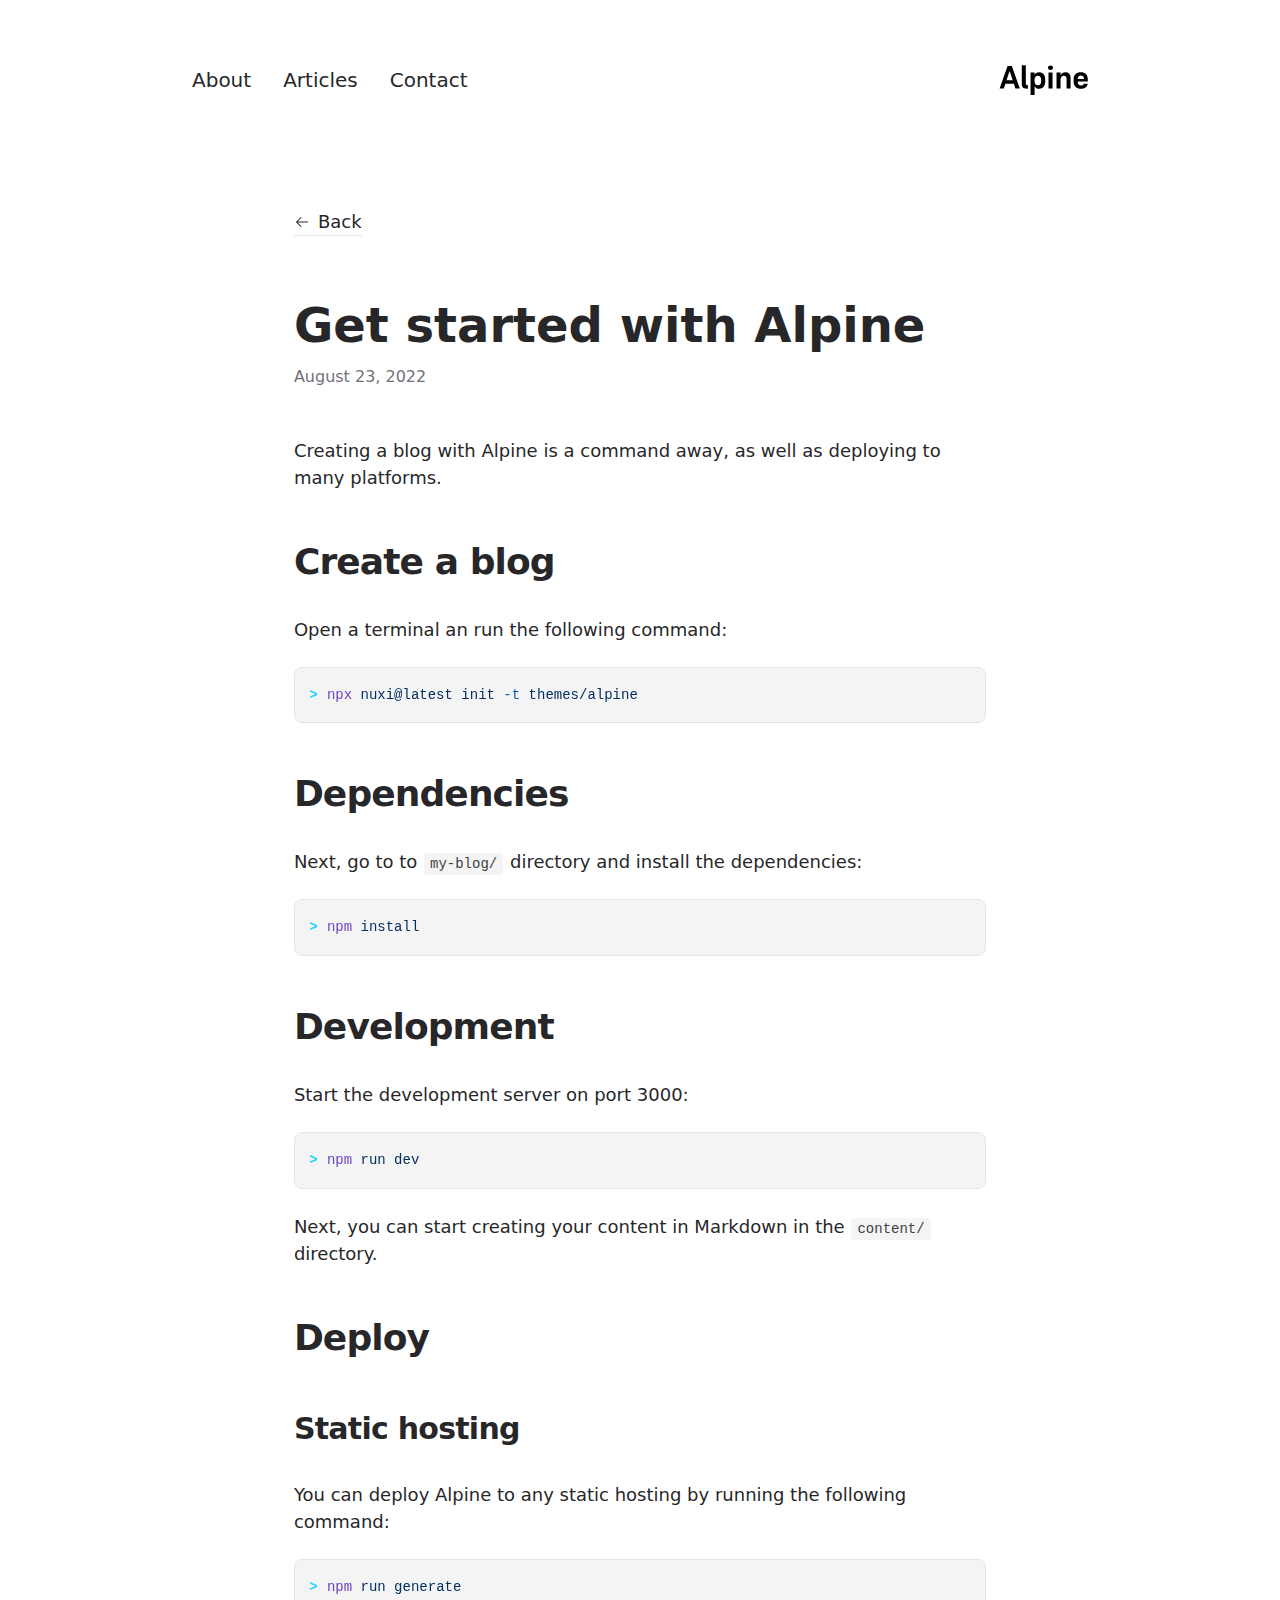
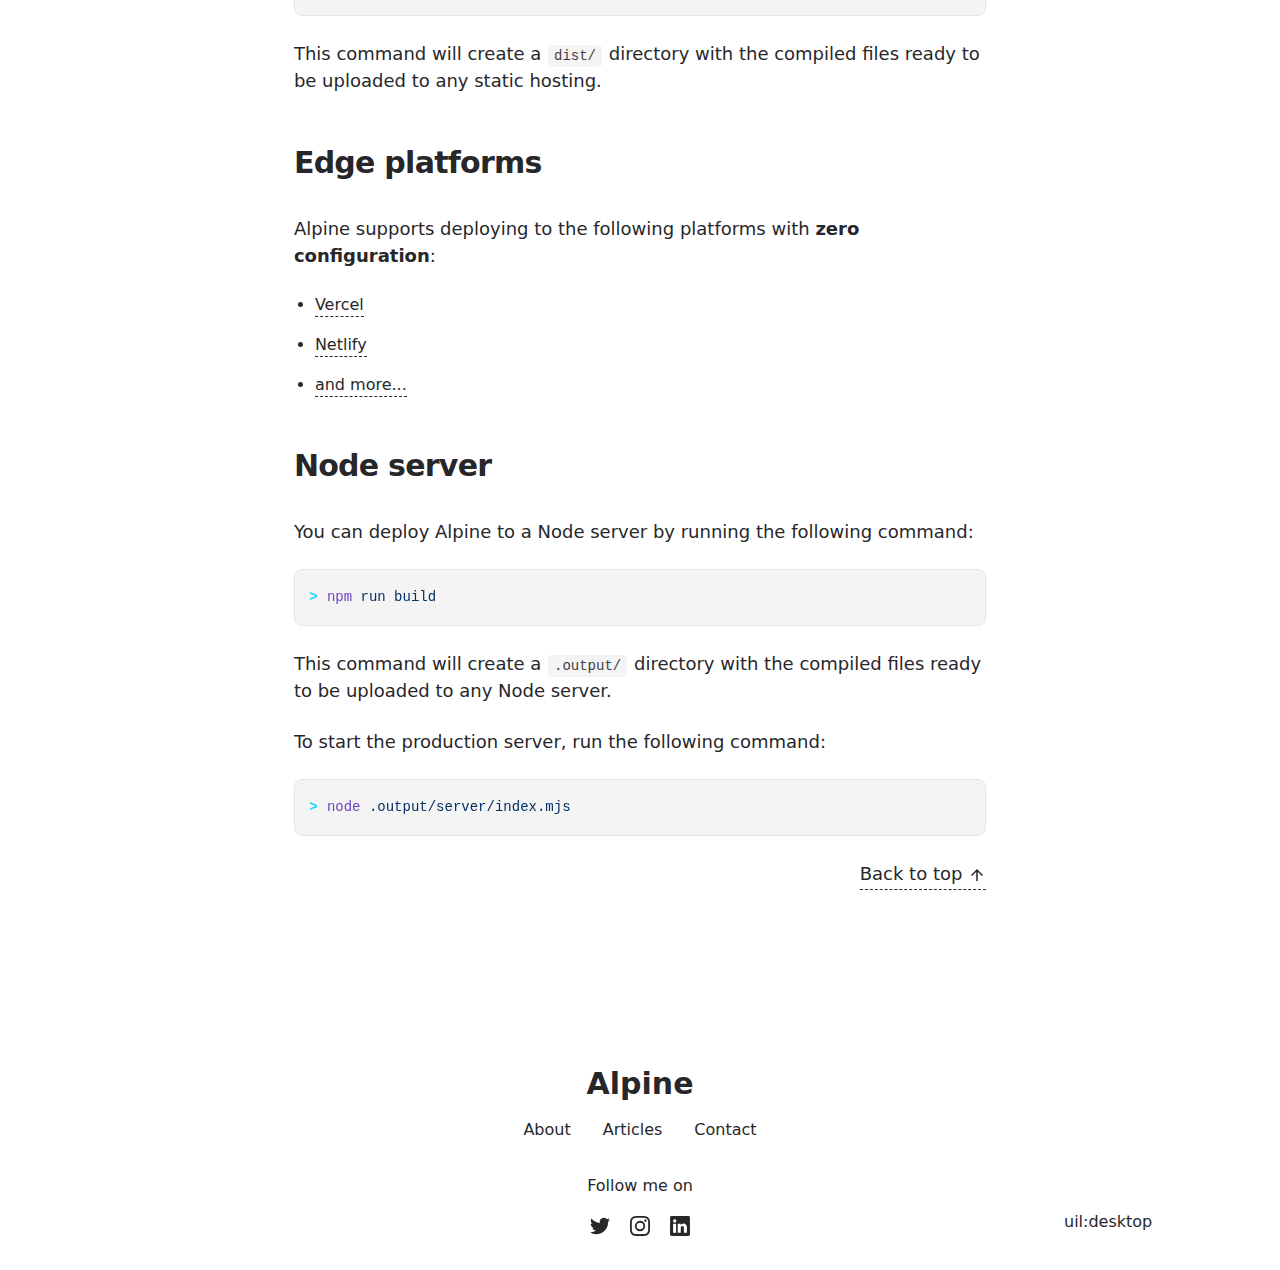
<file: articles/get-started/index.html>
<!DOCTYPE html><html  lang="en"><head><meta charset="utf-8">
<meta name="viewport" content="width=device-width, initial-scale=1">
<title>Get started with Alpine</title>
<meta name="twitter:card" content="summary_large_image">
<meta property="og:image:width" content="400">
<meta property="og:image:height" content="300">
<meta property="og:image:alt" content="An image showcasing my project.">
<meta property="og:title" content="Get started with Alpine">
<meta name="description" content="Creating a blog with Alpine is a command away, as well as deploying to many platforms.">
<meta property="og:description" content="Creating a blog with Alpine is a command away, as well as deploying to many platforms.">
<meta property="og:image" content="/articles/get-started.webp">
<link rel="preload" as="fetch" crossorigin="anonymous" href="/articles/get-started/_payload.json?1047a87a-fde2-4d3e-9408-058b4288c999">
<link rel="stylesheet" href="/_nuxt/entry.BO5BtMGs.css">
<link rel="stylesheet" href="/_nuxt/DocumentDrivenNotFound.D50PVHhX.css">
<link rel="stylesheet" href="/_nuxt/article.y1e5dj1c.css">
<link rel="stylesheet" href="/_nuxt/ProseA.DyXD2jMe.css">
<link rel="stylesheet" href="/_nuxt/ProseH1.BaFKCxH4.css">
<link rel="stylesheet" href="/_nuxt/ProseP.DiW-NgUd.css">
<link rel="stylesheet" href="/_nuxt/ProseH2.CZ3SAmGm.css">
<link rel="stylesheet" href="/_nuxt/ProsePre.CchFRBtv.css">
<link rel="stylesheet" href="/_nuxt/ProseCode.eNhgxyOh.css">
<link rel="stylesheet" href="/_nuxt/ProseCodeInline.CGPI6gyY.css">
<link rel="stylesheet" href="/_nuxt/ProseH3.XMMp_Ejr.css">
<link rel="stylesheet" href="/_nuxt/ProseStrong.Se_Bg0Vb.css">
<link rel="stylesheet" href="/_nuxt/ProseUl.1uNgqnQQ.css">
<link rel="stylesheet" href="/_nuxt/ProseLi.Dvxf7SNg.css">
<link rel="modulepreload" as="script" crossorigin href="/_nuxt/0sj_jyWR.js">
<link rel="modulepreload" as="script" crossorigin href="/_nuxt/BSuQv5H6.js">
<link rel="modulepreload" as="script" crossorigin href="/_nuxt/D5PmRsTd.js">
<link rel="modulepreload" as="script" crossorigin href="/_nuxt/CurYmxaA.js">
<link rel="modulepreload" as="script" crossorigin href="/_nuxt/B15Lghgr.js">
<link rel="modulepreload" as="script" crossorigin href="/_nuxt/LeO2wfpQ.js">
<link rel="modulepreload" as="script" crossorigin href="/_nuxt/D_5htG4L.js">
<link rel="modulepreload" as="script" crossorigin href="/_nuxt/DW21ehea.js">
<link rel="modulepreload" as="script" crossorigin href="/_nuxt/DoblJUKK.js">
<link rel="modulepreload" as="script" crossorigin href="/_nuxt/BcWussCh.js">
<link rel="modulepreload" as="script" crossorigin href="/_nuxt/BBnK0Hxz.js">
<link rel="modulepreload" as="script" crossorigin href="/_nuxt/CIVuiL_k.js">
<link rel="modulepreload" as="script" crossorigin href="/_nuxt/BrPAFcSD.js">
<link rel="modulepreload" as="script" crossorigin href="/_nuxt/D3KtBeHH.js">
<link rel="modulepreload" as="script" crossorigin href="/_nuxt/C1MsrQgV.js">
<link rel="modulepreload" as="script" crossorigin href="/_nuxt/BQiFeCSx.js">
<link rel="modulepreload" as="script" crossorigin href="/_nuxt/BEwh1s3T.js">
<link rel="modulepreload" as="script" crossorigin href="/_nuxt/DkUjoRRK.js">
<link rel="modulepreload" as="script" crossorigin href="/_nuxt/B31XDpGO.js">
<link rel="modulepreload" as="script" crossorigin href="/_nuxt/TdJBUQrg.js">
<link rel="modulepreload" as="script" crossorigin href="/_nuxt/6-SH1AFF.js">
<link rel="prefetch" as="script" crossorigin href="/_nuxt/CsMpMxvF.js">
<link rel="prefetch" as="script" crossorigin href="/_nuxt/D2qVaU_t.js">
<link rel="prefetch" as="script" crossorigin href="/_nuxt/JBXPJPaa.js">
<link rel="prefetch" as="style" href="/_nuxt/useStudio.DzA-IoZ4.css">
<link rel="prefetch" as="script" crossorigin href="/_nuxt/CekCK8ys.js">
<link rel="prefetch" as="style" href="/_nuxt/error-404.Bwq3Qtp8.css">
<link rel="prefetch" as="script" crossorigin href="/_nuxt/D9J_jzuW.js">
<link rel="prefetch" as="style" href="/_nuxt/error-500.C69HPPxN.css">
<link rel="prefetch" as="script" crossorigin href="/_nuxt/i2vEiJ3Q.js">
<script type="module" src="/_nuxt/0sj_jyWR.js" crossorigin></script><style id="pinceau-runtime-hydratable">@media{.phy[--]{--puid:yrKAYu-v;}.pv-GuAWKs{max-width:var(--elements-container-maxWidth);padding-left:var(--elements-container-padding-mobile);padding-right:var(--elements-container-padding-mobile);}@media (min-width: 475px){.pv-GuAWKs{padding-left:var(--elements-container-padding-xs);padding-right:var(--elements-container-padding-xs);}}@media (min-width: 640px){.pv-GuAWKs{padding-left:var(--elements-container-padding-sm);padding-right:var(--elements-container-padding-sm);}}@media (min-width: 768px){.pv-GuAWKs{padding-left:var(--elements-container-padding-md);padding-right:var(--elements-container-padding-md);}}} </style><style id="pinceau-theme">@media { :root {--pinceau-mq: initial; --alpine-readableLine: 68ch;--alpine-backdrop-backgroundColor: #f4f4f5b3;--prose-code-inline-padding: 0.2rem 0.375rem 0.2rem 0.375rem;--prose-code-block-backdropFilter: contrast(1);--prose-code-block-border-style: solid;--prose-code-block-border-width: 1px;--prose-tbody-tr-borderBottom-style: dashed;--prose-tbody-tr-borderBottom-width: 1px;--prose-th-textAlign: inherit;--prose-thead-borderBottom-style: solid;--prose-thead-borderBottom-width: 1px;--prose-thead-border-style: solid;--prose-thead-border-width: 0px;--prose-table-textAlign: start;--prose-hr-width: 1px;--prose-hr-style: solid;--prose-li-listStylePosition: outside;--prose-ol-li-markerColor: currentColor;--prose-ol-paddingInlineStart: 21px;--prose-ol-listStyleType: decimal;--prose-ul-li-markerColor: currentColor;--prose-ul-paddingInlineStart: 21px;--prose-ul-listStyleType: disc;--prose-blockquote-border-style: solid;--prose-blockquote-border-width: 4px;--prose-blockquote-quotes: '201C' '201D' '2018' '2019';--prose-blockquote-paddingInlineStart: 24px;--prose-a-code-color-hover: currentColor;--prose-a-code-color-static: currentColor;--prose-a-hasCode-borderBottom: none;--prose-a-border-distance: 2px;--prose-a-border-color-hover: currentColor;--prose-a-border-color-static: currentColor;--prose-a-border-style-hover: solid;--prose-a-border-style-static: dashed;--prose-a-border-width: 1px;--prose-a-color-static: inherit;--prose-a-textDecoration: none;--prose-h6-margin: 3rem 0 2rem;--prose-h5-margin: 3rem 0 2rem;--prose-h4-margin: 3rem 0 2rem;--prose-h3-margin: 3rem 0 2rem;--prose-h2-margin: 3rem 0 2rem;--prose-h1-margin: 0 0 2rem;--prose-p-fontSize: 18px;--typography-lead-loose: 2;--typography-lead-relaxed: 1.625;--typography-lead-normal: 1.5;--typography-lead-snug: 1.375;--typography-lead-tight: 1.25;--typography-lead-none: 1;--typography-lead-10: 2.5rem;--typography-lead-9: 2.25rem;--typography-lead-8: 2rem;--typography-lead-7: 1.75rem;--typography-lead-6: 1.5rem;--typography-lead-5: 1.25rem;--typography-lead-4: 1rem;--typography-lead-3: .75rem;--typography-lead-2: .5rem;--typography-lead-1: .025rem;--typography-fontWeight-black: 900;--typography-fontWeight-extrabold: 800;--typography-fontWeight-bold: 700;--typography-fontWeight-semibold: 600;--typography-fontWeight-medium: 500;--typography-fontWeight-normal: 400;--typography-fontWeight-light: 300;--typography-fontWeight-extralight: 200;--typography-fontWeight-thin: 100;--typography-fontSize-9xl: 128px;--typography-fontSize-8xl: 96px;--typography-fontSize-7xl: 72px;--typography-fontSize-6xl: 60px;--typography-fontSize-5xl: 48px;--typography-fontSize-4xl: 36px;--typography-fontSize-3xl: 30px;--typography-fontSize-2xl: 24px;--typography-fontSize-xl: 20px;--typography-fontSize-lg: 18px;--typography-fontSize-base: 16px;--typography-fontSize-sm: 14px;--typography-fontSize-xs: 12px;--typography-letterSpacing-wide: 0.025em;--typography-letterSpacing-tight: -0.025em;--typography-verticalMargin-base: 24px;--typography-verticalMargin-sm: 16px;--elements-border-secondary-hover: [object Object];--elements-backdrop-background: #fffc;--elements-backdrop-filter: saturate(200%) blur(20px);--elements-container-maxWidth: 64rem;--lead-loose: 2;--lead-relaxed: 1.625;--lead-normal: 1.5;--lead-snug: 1.375;--lead-tight: 1.25;--lead-none: 1;--lead-10: 2.5rem;--lead-9: 2.25rem;--lead-8: 2rem;--lead-7: 1.75rem;--lead-6: 1.5rem;--lead-5: 1.25rem;--lead-4: 1rem;--lead-3: .75rem;--lead-2: .5rem;--lead-1: .025rem;--letterSpacing-widest: 0.1em;--letterSpacing-wider: 0.05em;--letterSpacing-wide: 0.025em;--letterSpacing-normal: 0em;--letterSpacing-tight: -0.025em;--letterSpacing-tighter: -0.05em;--fontSize-9xl: 8rem;--fontSize-8xl: 6rem;--fontSize-7xl: 4.5rem;--fontSize-6xl: 3.75rem;--fontSize-5xl: 3rem;--fontSize-4xl: 2.25rem;--fontSize-3xl: 1.875rem;--fontSize-2xl: 1.5rem;--fontSize-xl: 1.25rem;--fontSize-lg: 1.125rem;--fontSize-base: 1rem;--fontSize-sm: 0.875rem;--fontSize-xs: 0.75rem;--fontWeight-black: 900;--fontWeight-extrabold: 800;--fontWeight-bold: 700;--fontWeight-semibold: 600;--fontWeight-medium: 500;--fontWeight-normal: 400;--fontWeight-light: 300;--fontWeight-extralight: 200;--fontWeight-thin: 100;--font-mono: ui-monospace, SFMono-Regular, Menlo, Monaco, Consolas, Liberation Mono, Courier New, monospace;--font-serif: ui-serif, Georgia, Cambria, Times New Roman, Times, serif;--font-sans: ui-sans-serif, system-ui, -apple-system, BlinkMacSystemFont, Segoe UI, Roboto, Helvetica Neue, Arial, Noto Sans, sans-serif, Apple Color Emoji, Segoe UI Emoji, Segoe UI Symbol, Noto Color Emoji;--opacity-total: 1;--opacity-high: 0.8;--opacity-medium: 0.5;--opacity-soft: 0.3;--opacity-light: 0.15;--opacity-bright: 0.1;--opacity-noOpacity: 0;--borderWidth-lg: 3px;--borderWidth-md: 2px;--borderWidth-sm: 1px;--borderWidth-noBorder: 0;--space-rem-875: 0.875rem;--space-rem-625: 0.625rem;--space-rem-375: 0.375rem;--space-rem-125: 0.125rem;--space-px: 1px;--space-128: 32rem;--space-96: 24rem;--space-80: 20rem;--space-72: 18rem;--space-64: 16rem;--space-60: 15rem;--space-56: 14rem;--space-52: 13rem;--space-48: 12rem;--space-44: 11rem;--space-40: 10rem;--space-36: 9rem;--space-32: 8rem;--space-28: 7rem;--space-24: 6rem;--space-20: 5rem;--space-16: 4rem;--space-14: 3.5rem;--space-12: 3rem;--space-11: 2.75rem;--space-10: 2.5rem;--space-9: 2.25rem;--space-8: 2rem;--space-7: 1.75rem;--space-6: 1.5rem;--space-5: 1.25rem;--space-4: 1rem;--space-3: 0.75rem;--space-2: 0.5rem;--space-1: 0.25rem;--space-0: 0px;--size-full: 100%;--size-7xl: 80rem;--size-6xl: 72rem;--size-5xl: 64rem;--size-4xl: 56rem;--size-3xl: 48rem;--size-2xl: 42rem;--size-xl: 36rem;--size-lg: 32rem;--size-md: 28rem;--size-sm: 24rem;--size-xs: 20rem;--size-200: 200px;--size-104: 104px;--size-80: 80px;--size-64: 64px;--size-56: 56px;--size-48: 48px;--size-40: 40px;--size-32: 32px;--size-24: 24px;--size-20: 20px;--size-16: 16px;--size-12: 12px;--size-8: 8px;--size-6: 6px;--size-4: 4px;--size-2: 2px;--size-0: 0px;--radii-full: 9999px;--radii-3xl: 1.75rem;--radii-2xl: 1.5rem;--radii-xl: 1rem;--radii-lg: 0.75rem;--radii-md: 0.5rem;--radii-sm: 0.375rem;--radii-xs: 0.25rem;--radii-2xs: 0.125rem;--radii-none: 0px;--shadow-none: 0px 0px 0px 0px transparent;--shadow-lg: 0px 10px 15px -3px #000000, 0px 4px 6px -4px #000000;--shadow-md: 0px 4px 6px -1px #000000, 0px 2px 4px -2px #000000;--shadow-sm: 0px 1px 3px 0px #000000, 0px 1px 2px -1px #000000;--shadow-xs: 0px 1px 2px 0px #000000;--height-screen: 100vh;--width-screen: 100vw;--color-primary-900: #002e38;--color-primary-800: #005c70;--color-primary-700: #008aa9;--color-primary-600: #00b9e1;--color-primary-500: #1ad6ff;--color-primary-400: #40ddff;--color-primary-300: #66e4ff;--color-primary-200: #8deaff;--color-primary-100: #b3f1ff;--color-primary-50: #d9f8ff;--color-ruby-900: #380011;--color-ruby-800: #700021;--color-ruby-700: #a90032;--color-ruby-600: #e10043;--color-ruby-500: #ff1a5e;--color-ruby-400: #ff4079;--color-ruby-300: #ff6694;--color-ruby-200: #ff8dae;--color-ruby-100: #ffb3c9;--color-ruby-50: #ffd9e4;--color-pink-900: #380025;--color-pink-800: #70004b;--color-pink-700: #a90070;--color-pink-600: #e10095;--color-pink-500: #ff1ab2;--color-pink-400: #ff40bf;--color-pink-300: #ff66cc;--color-pink-200: #ff8dd8;--color-pink-100: #ffb3e5;--color-pink-50: #ffd9f2;--color-purple-900: #190038;--color-purple-800: #330070;--color-purple-700: #4c00a9;--color-purple-600: #6500e1;--color-purple-500: #811aff;--color-purple-400: #9640ff;--color-purple-300: #ab66ff;--color-purple-200: #c08dff;--color-purple-100: #d5b3ff;--color-purple-50: #ead9ff;--color-royalblue-900: #0b0531;--color-royalblue-800: #160a62;--color-royalblue-700: #211093;--color-royalblue-600: #2c15c4;--color-royalblue-500: #4127e8;--color-royalblue-400: #614bec;--color-royalblue-300: #806ff0;--color-royalblue-200: #a093f3;--color-royalblue-100: #c0b7f7;--color-royalblue-50: #dfdbfb;--color-indigoblue-900: #001238;--color-indigoblue-800: #002370;--color-indigoblue-700: #0035a9;--color-indigoblue-600: #0047e1;--color-indigoblue-500: #1a62ff;--color-indigoblue-400: #407cff;--color-indigoblue-300: #6696ff;--color-indigoblue-200: #8db0ff;--color-indigoblue-100: #b3cbff;--color-indigoblue-50: #d9e5ff;--color-blue-900: #002438;--color-blue-800: #004870;--color-blue-700: #006ca9;--color-blue-600: #0090e1;--color-blue-500: #1aadff;--color-blue-400: #40bbff;--color-blue-300: #66c8ff;--color-blue-200: #8dd6ff;--color-blue-100: #b3e4ff;--color-blue-50: #d9f1ff;--color-lightblue-900: #002e38;--color-lightblue-800: #005c70;--color-lightblue-700: #008aa9;--color-lightblue-600: #00b9e1;--color-lightblue-500: #1ad6ff;--color-lightblue-400: #40ddff;--color-lightblue-300: #66e4ff;--color-lightblue-200: #8deaff;--color-lightblue-100: #b3f1ff;--color-lightblue-50: #d9f8ff;--color-teal-900: #062a28;--color-teal-800: #0b544f;--color-teal-700: #117d77;--color-teal-600: #16a79e;--color-teal-500: #1cd1c6;--color-teal-400: #36e4da;--color-teal-300: #5fe9e1;--color-teal-200: #87efe9;--color-teal-100: #aff4f0;--color-teal-50: #d7faf8;--color-pear-900: #2a2b09;--color-pear-800: #545512;--color-pear-700: #7e801b;--color-pear-600: #a8aa24;--color-pear-500: #d0d32f;--color-pear-400: #d8da52;--color-pear-300: #e0e274;--color-pear-200: #e8e997;--color-pear-100: #eff0ba;--color-pear-50: #f7f8dc;--color-red-900: #380300;--color-red-800: #700700;--color-red-700: #a90a00;--color-red-600: #e10e00;--color-red-500: #ff281a;--color-red-400: #ff4c40;--color-red-300: #ff7066;--color-red-200: #ff948d;--color-red-100: #ffb7b3;--color-red-50: #ffdbd9;--color-orange-900: #381800;--color-orange-800: #702f00;--color-orange-700: #a94700;--color-orange-600: #e15e00;--color-orange-500: #ff7a1a;--color-orange-400: #ff9040;--color-orange-300: #ffa666;--color-orange-200: #ffbd8d;--color-orange-100: #ffd3b3;--color-orange-50: #ffe9d9;--color-yellow-900: #362b03;--color-yellow-800: #6d5605;--color-yellow-700: #a38108;--color-yellow-600: #daac0a;--color-yellow-500: #f5c828;--color-yellow-400: #f7d14c;--color-yellow-300: #f8da70;--color-yellow-200: #fae393;--color-yellow-100: #fcedb7;--color-yellow-50: #fdf6db;--color-green-900: #003f25;--color-green-800: #005e38;--color-green-700: #007e4a;--color-green-600: #009d5d;--color-green-500: #00bd6f;--color-green-400: #00dc82;--color-green-300: #30ffaa;--color-green-200: #83ffcc;--color-green-100: #acffdd;--color-green-50: #d6ffee;--color-gray-900: #18181B;--color-gray-800: #27272A;--color-gray-700: #3f3f46;--color-gray-600: #52525B;--color-gray-500: #71717A;--color-gray-400: #a1a1aa;--color-gray-300: #D4d4d8;--color-gray-200: #e4e4e7;--color-gray-100: #f4f4f5;--color-gray-50: #fafafa;--color-black: #0c0c0d;--color-white: #FFFFFF;--media-portrait: only screen and (orientation: portrait);--media-landscape: only screen and (orientation: landscape);--media-rm: (prefers-reduced-motion: reduce);--media-2xl: (min-width: 1536px);--media-xl: (min-width: 1280px);--media-lg: (min-width: 1024px);--media-md: (min-width: 768px);--media-sm: (min-width: 640px);--media-xs: (min-width: 475px);--alpine-body-color: var(--color-gray-800);--alpine-body-backgroundColor: var(--color-white);--prose-code-inline-fontWeight: var(--typography-fontWeight-normal);--prose-code-inline-fontSize: var(--typography-fontSize-sm);--prose-code-inline-borderRadius: var(--radii-xs);--prose-code-block-pre-padding: var(--typography-verticalMargin-sm);--prose-code-block-margin: var(--typography-verticalMargin-base) 0;--prose-code-block-fontSize: var(--typography-fontSize-sm);--prose-tbody-code-inline-fontSize: var(--typography-fontSize-sm);--prose-tbody-td-padding: var(--typography-verticalMargin-sm);--prose-th-fontWeight: var(--typography-fontWeight-semibold);--prose-th-padding: 0 var(--typography-verticalMargin-sm) var(--typography-verticalMargin-sm) var(--typography-verticalMargin-sm);--prose-table-lineHeight: var(--typography-lead-6);--prose-table-fontSize: var(--typography-fontSize-sm);--prose-table-margin: var(--typography-verticalMargin-base) 0;--prose-hr-margin: var(--typography-verticalMargin-base) 0;--prose-li-margin: var(--typography-verticalMargin-sm) 0;--prose-ol-margin: var(--typography-verticalMargin-base) 0;--prose-ul-margin: var(--typography-verticalMargin-base) 0;--prose-blockquote-margin: var(--typography-verticalMargin-base) 0;--prose-a-code-border-style: var(--prose-a-border-style-static);--prose-a-code-border-width: var(--prose-a-border-width);--prose-a-fontWeight: var(--typography-fontWeight-medium);--prose-img-margin: var(--typography-verticalMargin-base) 0;--prose-strong-fontWeight: var(--typography-fontWeight-semibold);--prose-h6-iconSize: var(--typography-fontSize-base);--prose-h6-fontWeight: var(--typography-fontWeight-semibold);--prose-h6-lineHeight: var(--typography-lead-normal);--prose-h6-fontSize: var(--typography-fontSize-lg);--prose-h5-iconSize: var(--typography-fontSize-lg);--prose-h5-fontWeight: var(--typography-fontWeight-semibold);--prose-h5-lineHeight: var(--typography-lead-snug);--prose-h5-fontSize: var(--typography-fontSize-xl);--prose-h4-iconSize: var(--typography-fontSize-lg);--prose-h4-letterSpacing: var(--typography-letterSpacing-tight);--prose-h4-fontWeight: var(--typography-fontWeight-semibold);--prose-h4-lineHeight: var(--typography-lead-snug);--prose-h4-fontSize: var(--typography-fontSize-2xl);--prose-h3-iconSize: var(--typography-fontSize-xl);--prose-h3-letterSpacing: var(--typography-letterSpacing-tight);--prose-h3-fontWeight: var(--typography-fontWeight-semibold);--prose-h3-lineHeight: var(--typography-lead-snug);--prose-h3-fontSize: var(--typography-fontSize-3xl);--prose-h2-iconSize: var(--typography-fontSize-2xl);--prose-h2-letterSpacing: var(--typography-letterSpacing-tight);--prose-h2-fontWeight: var(--typography-fontWeight-semibold);--prose-h2-lineHeight: var(--typography-lead-tight);--prose-h2-fontSize: var(--typography-fontSize-4xl);--prose-h1-iconSize: var(--typography-fontSize-3xl);--prose-h1-letterSpacing: var(--typography-letterSpacing-tight);--prose-h1-fontWeight: var(--typography-fontWeight-bold);--prose-h1-lineHeight: var(--typography-lead-tight);--prose-h1-fontSize: var(--typography-fontSize-5xl);--prose-p-br-margin: var(--typography-verticalMargin-base) 0 0 0;--prose-p-margin: var(--typography-verticalMargin-base) 0;--prose-p-lineHeight: var(--typography-lead-normal);--typography-color-primary-900: var(--color-primary-900);--typography-color-primary-800: var(--color-primary-800);--typography-color-primary-700: var(--color-primary-700);--typography-color-primary-600: var(--color-primary-600);--typography-color-primary-500: var(--color-primary-500);--typography-color-primary-400: var(--color-primary-400);--typography-color-primary-300: var(--color-primary-300);--typography-color-primary-200: var(--color-primary-200);--typography-color-primary-100: var(--color-primary-100);--typography-color-primary-50: var(--color-primary-50);--typography-font-code: var(--font-mono);--typography-font-body: var(--font-sans);--typography-font-display: var(--font-sans);--typography-body-backgroundColor: var(--color-white);--typography-body-color: var(--color-black);--elements-state-danger-borderColor-secondary: var(--color-red-200);--elements-state-danger-borderColor-primary: var(--color-red-100);--elements-state-danger-backgroundColor-secondary: var(--color-red-100);--elements-state-danger-backgroundColor-primary: var(--color-red-50);--elements-state-danger-color-secondary: var(--color-red-600);--elements-state-danger-color-primary: var(--color-red-500);--elements-state-warning-borderColor-secondary: var(--color-yellow-200);--elements-state-warning-borderColor-primary: var(--color-yellow-100);--elements-state-warning-backgroundColor-secondary: var(--color-yellow-100);--elements-state-warning-backgroundColor-primary: var(--color-yellow-50);--elements-state-warning-color-secondary: var(--color-yellow-700);--elements-state-warning-color-primary: var(--color-yellow-600);--elements-state-success-borderColor-secondary: var(--color-green-200);--elements-state-success-borderColor-primary: var(--color-green-100);--elements-state-success-backgroundColor-secondary: var(--color-green-100);--elements-state-success-backgroundColor-primary: var(--color-green-50);--elements-state-success-color-secondary: var(--color-green-600);--elements-state-success-color-primary: var(--color-green-500);--elements-state-info-borderColor-secondary: var(--color-blue-200);--elements-state-info-borderColor-primary: var(--color-blue-100);--elements-state-info-backgroundColor-secondary: var(--color-blue-100);--elements-state-info-backgroundColor-primary: var(--color-blue-50);--elements-state-info-color-secondary: var(--color-blue-600);--elements-state-info-color-primary: var(--color-blue-500);--elements-state-primary-borderColor-secondary: var(--color-primary-200);--elements-state-primary-borderColor-primary: var(--color-primary-100);--elements-state-primary-backgroundColor-secondary: var(--color-primary-100);--elements-state-primary-backgroundColor-primary: var(--color-primary-50);--elements-state-primary-color-secondary: var(--color-primary-700);--elements-state-primary-color-primary: var(--color-primary-600);--elements-surface-secondary-backgroundColor: var(--color-gray-200);--elements-surface-primary-backgroundColor: var(--color-gray-100);--elements-surface-background-base: var(--color-gray-100);--elements-border-secondary-static: var(--color-gray-200);--elements-border-primary-hover: var(--color-gray-200);--elements-border-primary-static: var(--color-gray-100);--elements-container-padding-md: var(--space-16);--elements-container-padding-sm: var(--space-12);--elements-container-padding-xs: var(--space-8);--elements-container-padding-mobile: var(--space-6);--elements-text-secondary-color-hover: var(--color-gray-700);--elements-text-secondary-color-static: var(--color-gray-500);--elements-text-primary-color-static: var(--color-gray-900);--text-6xl-lineHeight: var(--lead-none);--text-6xl-fontSize: var(--fontSize-6xl);--text-5xl-lineHeight: var(--lead-none);--text-5xl-fontSize: var(--fontSize-5xl);--text-4xl-lineHeight: var(--lead-10);--text-4xl-fontSize: var(--fontSize-4xl);--text-3xl-lineHeight: var(--lead-9);--text-3xl-fontSize: var(--fontSize-3xl);--text-2xl-lineHeight: var(--lead-8);--text-2xl-fontSize: var(--fontSize-2xl);--text-xl-lineHeight: var(--lead-7);--text-xl-fontSize: var(--fontSize-xl);--text-lg-lineHeight: var(--lead-7);--text-lg-fontSize: var(--fontSize-lg);--text-base-lineHeight: var(--lead-6);--text-base-fontSize: var(--fontSize-base);--text-sm-lineHeight: var(--lead-5);--text-sm-fontSize: var(--fontSize-sm);--text-xs-lineHeight: var(--lead-4);--text-xs-fontSize: var(--fontSize-xs);--shadow-2xl: 0px 25px 50px -12px var(--color-gray-900);--shadow-xl: 0px 20px 25px -5px var(--color-gray-400), 0px 8px 10px -6px #000000;--color-secondary-900: var(--color-gray-900);--color-secondary-800: var(--color-gray-800);--color-secondary-700: var(--color-gray-700);--color-secondary-600: var(--color-gray-600);--color-secondary-500: var(--color-gray-500);--color-secondary-400: var(--color-gray-400);--color-secondary-300: var(--color-gray-300);--color-secondary-200: var(--color-gray-200);--color-secondary-100: var(--color-gray-100);--color-secondary-50: var(--color-gray-50);--prose-a-code-background-hover: var(--typography-color-primary-50);--prose-a-code-border-color-hover: var(--typography-color-primary-500);--prose-a-color-hover: var(--typography-color-primary-500);--typography-color-secondary-900: var(--color-secondary-900);--typography-color-secondary-800: var(--color-secondary-800);--typography-color-secondary-700: var(--color-secondary-700);--typography-color-secondary-600: var(--color-secondary-600);--typography-color-secondary-500: var(--color-secondary-500);--typography-color-secondary-400: var(--color-secondary-400);--typography-color-secondary-300: var(--color-secondary-300);--typography-color-secondary-200: var(--color-secondary-200);--typography-color-secondary-100: var(--color-secondary-100);--typography-color-secondary-50: var(--color-secondary-50);--prose-code-inline-backgroundColor: var(--typography-color-secondary-100);--prose-code-inline-color: var(--typography-color-secondary-700);--prose-code-block-backgroundColor: var(--typography-color-secondary-100);--prose-code-block-color: var(--typography-color-secondary-700);--prose-code-block-border-color: var(--typography-color-secondary-200);--prose-tbody-tr-borderBottom-color: var(--typography-color-secondary-200);--prose-th-color: var(--typography-color-secondary-600);--prose-thead-borderBottom-color: var(--typography-color-secondary-200);--prose-thead-border-color: var(--typography-color-secondary-300);--prose-hr-color: var(--typography-color-secondary-200);--prose-blockquote-border-color: var(--typography-color-secondary-200);--prose-blockquote-color: var(--typography-color-secondary-500);--prose-a-code-border-color-static: var(--typography-color-secondary-400); } }@media { :root.dark {--pinceau-mq: dark; --alpine-backdrop-backgroundColor: #18181bb3;--prose-code-block-backdropFilter: contrast(1);--prose-ol-li-markerColor: currentColor;--prose-ul-li-markerColor: currentColor;--prose-a-code-color-hover: currentColor;--prose-a-code-color-static: currentColor;--prose-a-border-color-hover: currentColor;--prose-a-border-color-static: currentColor;--prose-a-color-static: inherit;--elements-backdrop-background: #0c0d0ccc;--alpine-body-color: var(--color-gray-200);--alpine-body-backgroundColor: var(--color-black);--typography-body-backgroundColor: var(--color-black);--typography-body-color: var(--color-white);--elements-state-danger-borderColor-secondary: var(--color-red-700);--elements-state-danger-borderColor-primary: var(--color-red-800);--elements-state-danger-backgroundColor-secondary: var(--color-red-800);--elements-state-danger-backgroundColor-primary: var(--color-red-900);--elements-state-danger-color-secondary: var(--color-red-200);--elements-state-danger-color-primary: var(--color-red-300);--elements-state-warning-borderColor-secondary: var(--color-yellow-700);--elements-state-warning-borderColor-primary: var(--color-yellow-800);--elements-state-warning-backgroundColor-secondary: var(--color-yellow-800);--elements-state-warning-backgroundColor-primary: var(--color-yellow-900);--elements-state-warning-color-secondary: var(--color-yellow-200);--elements-state-warning-color-primary: var(--color-yellow-400);--elements-state-success-borderColor-secondary: var(--color-green-700);--elements-state-success-borderColor-primary: var(--color-green-800);--elements-state-success-backgroundColor-secondary: var(--color-green-800);--elements-state-success-backgroundColor-primary: var(--color-green-900);--elements-state-success-color-secondary: var(--color-green-200);--elements-state-success-color-primary: var(--color-green-400);--elements-state-info-borderColor-secondary: var(--color-blue-700);--elements-state-info-borderColor-primary: var(--color-blue-800);--elements-state-info-backgroundColor-secondary: var(--color-blue-800);--elements-state-info-backgroundColor-primary: var(--color-blue-900);--elements-state-info-color-secondary: var(--color-blue-200);--elements-state-info-color-primary: var(--color-blue-400);--elements-state-primary-borderColor-secondary: var(--color-primary-700);--elements-state-primary-borderColor-primary: var(--color-primary-800);--elements-state-primary-backgroundColor-secondary: var(--color-primary-800);--elements-state-primary-backgroundColor-primary: var(--color-primary-900);--elements-state-primary-color-secondary: var(--color-primary-200);--elements-state-primary-color-primary: var(--color-primary-400);--elements-surface-secondary-backgroundColor: var(--color-gray-800);--elements-surface-primary-backgroundColor: var(--color-gray-900);--elements-surface-background-base: var(--color-gray-900);--elements-border-secondary-static: var(--color-gray-800);--elements-border-primary-hover: var(--color-gray-800);--elements-border-primary-static: var(--color-gray-900);--elements-text-secondary-color-hover: var(--color-gray-200);--elements-text-secondary-color-static: var(--color-gray-400);--elements-text-primary-color-static: var(--color-gray-50);--prose-a-code-background-hover: var(--typography-color-primary-900);--prose-a-code-border-color-hover: var(--typography-color-primary-600);--prose-a-color-hover: var(--typography-color-primary-400);--prose-code-inline-backgroundColor: var(--typography-color-secondary-800);--prose-code-inline-color: var(--typography-color-secondary-200);--prose-code-block-backgroundColor: var(--typography-color-secondary-900);--prose-code-block-color: var(--typography-color-secondary-200);--prose-code-block-border-color: var(--typography-color-secondary-800);--prose-tbody-tr-borderBottom-color: var(--typography-color-secondary-800);--prose-th-color: var(--typography-color-secondary-400);--prose-thead-borderBottom-color: var(--typography-color-secondary-800);--prose-thead-border-color: var(--typography-color-secondary-600);--prose-hr-color: var(--typography-color-secondary-800);--prose-blockquote-border-color: var(--typography-color-secondary-700);--prose-blockquote-color: var(--typography-color-secondary-400);--prose-a-code-border-color-static: var(--typography-color-secondary-600); } }</style><script>"use strict";(()=>{const a=window,e=document.documentElement,c=window.localStorage,d=["dark","light"],n=c&&c.getItem&&c.getItem("nuxt-color-mode")||"system";let l=n==="system"?f():n;const i=e.getAttribute("data-color-mode-forced");i&&(l=i),r(l),a["__NUXT_COLOR_MODE__"]={preference:n,value:l,getColorScheme:f,addColorScheme:r,removeColorScheme:u};function r(o){const t=""+o+"",s="";e.classList?e.classList.add(t):e.className+=" "+t,s&&e.setAttribute("data-"+s,o)}function u(o){const t=""+o+"",s="";e.classList?e.classList.remove(t):e.className=e.className.replace(new RegExp(t,"g"),""),s&&e.removeAttribute("data-"+s)}function m(o){return a.matchMedia("(prefers-color-scheme"+o+")")}function f(){if(a.matchMedia&&m("").media!=="not all"){for(const o of d)if(m(":"+o).matches)return o}return"light"}})();
</script></head><body><div id="__nuxt"><div class="container pv-GuAWKs pc-yrKAYu app-layout" data-v-d239e842 data-v-8d696e14><!--[--><div class="nuxt-progress" style="width:0%;height:3px;opacity:0;background-size:Infinity% auto;" data-v-d239e842></div><header class="right" data-v-d239e842 data-v-9ab7bd13><div class="menu" data-v-9ab7bd13><button aria-label="Navigation Menu" data-v-9ab7bd13><svg width="24" height="24" viewBox="0 0 68 68" fill="currentColor" xmlns="http://www.w3.org/2000/svg" data-v-9ab7bd13><path d="M8 34C8 32.1362 8 31.2044 8.30448 30.4693C8.71046 29.4892 9.48915 28.7105 10.4693 28.3045C11.2044 28 12.1362 28 14 28C15.8638 28 16.7956 28 17.5307 28.3045C18.5108 28.7105 19.2895 29.4892 19.6955 30.4693C20 31.2044 20 32.1362 20 34C20 35.8638 20 36.7956 19.6955 37.5307C19.2895 38.5108 18.5108 39.2895 17.5307 39.6955C16.7956 40 15.8638 40 14 40C12.1362 40 11.2044 40 10.4693 39.6955C9.48915 39.2895 8.71046 38.5108 8.30448 37.5307C8 36.7956 8 35.8638 8 34Z" data-v-9ab7bd13></path><path d="M28 34C28 32.1362 28 31.2044 28.3045 30.4693C28.7105 29.4892 29.4892 28.7105 30.4693 28.3045C31.2044 28 32.1362 28 34 28C35.8638 28 36.7956 28 37.5307 28.3045C38.5108 28.7105 39.2895 29.4892 39.6955 30.4693C40 31.2044 40 32.1362 40 34C40 35.8638 40 36.7956 39.6955 37.5307C39.2895 38.5108 38.5108 39.2895 37.5307 39.6955C36.7956 40 35.8638 40 34 40C32.1362 40 31.2044 40 30.4693 39.6955C29.4892 39.2895 28.7105 38.5108 28.3045 37.5307C28 36.7956 28 35.8638 28 34Z" data-v-9ab7bd13></path><path d="M48 34C48 32.1362 48 31.2044 48.3045 30.4693C48.7105 29.4892 49.4892 28.7105 50.4693 28.3045C51.2044 28 52.1362 28 54 28C55.8638 28 56.7956 28 57.5307 28.3045C58.5108 28.7105 59.2895 29.4892 59.6955 30.4693C60 31.2044 60 32.1362 60 34C60 35.8638 60 36.7956 59.6955 37.5307C59.2895 38.5108 58.5108 39.2895 57.5307 39.6955C56.7956 40 55.8638 40 54 40C52.1362 40 51.2044 40 50.4693 39.6955C49.4892 39.2895 48.7105 38.5108 48.3045 37.5307C48 36.7956 48 35.8638 48 34Z" data-v-9ab7bd13></path></svg></button></div><div class="overlay" data-v-9ab7bd13><nav data-v-9ab7bd13 data-v-b686244c><ul data-v-b686244c><!--[--><li data-v-b686244c><a href="/" class="" data-v-b686244c><span class="underline-fx" data-v-b686244c></span> About</a></li><li data-v-b686244c><a href="/articles" class="" data-v-b686244c><span class="underline-fx" data-v-b686244c></span> Articles</a></li><li data-v-b686244c><a href="/contact" class="" data-v-b686244c><span class="underline-fx" data-v-b686244c></span> Contact</a></li><!--]--></ul></nav></div><div class="logo" data-v-9ab7bd13><a href="/" class="" data-v-9ab7bd13><img src="/logo-dark.svg" class="dark-img" alt="alpine" width="89" height="31" data-v-9ab7bd13><img src="/logo.svg" class="light-img" alt="alpine" width="89" height="31" data-v-9ab7bd13></a></div><div class="main-nav" data-v-9ab7bd13><nav data-v-9ab7bd13 data-v-b686244c><ul data-v-b686244c><!--[--><li data-v-b686244c><a href="/" class="" data-v-b686244c><span class="underline-fx" data-v-b686244c></span> About</a></li><li data-v-b686244c><a href="/articles" class="" data-v-b686244c><span class="underline-fx" data-v-b686244c></span> Articles</a></li><li data-v-b686244c><a href="/contact" class="" data-v-b686244c><span class="underline-fx" data-v-b686244c></span> Contact</a></li><!--]--></ul></nav></div></header><!--[--><div class="document-driven-page"><article data-v-985e13bb><a href="/articles" class="back" data-v-985e13bb><svg xmlns="http://www.w3.org/2000/svg" xmlns:xlink="http://www.w3.org/1999/xlink" aria-hidden="true" role="img" class="icon" data-v-985e13bb style="" width="1em" height="1em" viewBox="0 0 256 256" data-v-88a9f04a><path fill="currentColor" d="M224 128a8 8 0 0 1-8 8H59.31l58.35 58.34a8 8 0 0 1-11.32 11.32l-72-72a8 8 0 0 1 0-11.32l72-72a8 8 0 0 1 11.32 11.32L59.31 120H216a8 8 0 0 1 8 8"/></svg><span data-v-985e13bb> Back </span></a><header data-v-985e13bb><h1 class="title" data-v-985e13bb>Get started with Alpine</h1><time datetime="2022-08-23T00:00:00.000Z" data-v-985e13bb>August 23, 2022</time></header><div class="prose" data-v-985e13bb><!--[--><div><h1 id="get-started-with-alpine" data-v-eda08fe6><a aria-current="page" href="/articles/get-started#get-started-with-alpine" class="router-link-active router-link-exact-active" data-v-eda08fe6><!--[-->Get started with Alpine<!--]--><!----></a></h1><p data-v-0837760b><!--[-->Creating a blog with Alpine is a command away, as well as deploying to many platforms.<!--]--></p><h2 id="create-a-blog" data-v-2a999621><a aria-current="page" href="/articles/get-started#create-a-blog" class="router-link-active router-link-exact-active" data-v-2a999621><!--[-->Create a blog<!--]--><!----></a></h2><p data-v-0837760b><!--[-->Open a terminal an run the following command:<!--]--></p><div class="highlight-bash prose-code" meta data-v-76c84e41><!----><!--[--><pre class="language-bash shiki shiki-themes github-light github-dark" style=""><!--[--><code><span class="line" line="1"><span style="--shiki-default:#6F42C1;--shiki-dark:#B392F0">npx</span><span style="--shiki-default:#032F62;--shiki-dark:#9ECBFF"> nuxi@latest</span><span style="--shiki-default:#032F62;--shiki-dark:#9ECBFF"> init</span><span style="--shiki-default:#005CC5;--shiki-dark:#79B8FF"> -t</span><span style="--shiki-default:#032F62;--shiki-dark:#9ECBFF"> themes/alpine
</span></span></code><!--]--></pre><!--]--><button class="copy-button" data-v-76c84e41 data-v-b38f10a0><span class="sr-only" data-v-b38f10a0>Copy to clipboard</span><span class="icon-wrapper" data-v-b38f10a0><svg xmlns="http://www.w3.org/2000/svg" xmlns:xlink="http://www.w3.org/1999/xlink" aria-hidden="true" role="img" class="icon" data-v-b38f10a0 style="" width="18px" height="18px" viewBox="0 0 256 256" data-v-88a9f04a><path fill="currentColor" d="M216 32H88a8 8 0 0 0-8 8v40H40a8 8 0 0 0-8 8v128a8 8 0 0 0 8 8h128a8 8 0 0 0 8-8v-40h40a8 8 0 0 0 8-8V40a8 8 0 0 0-8-8m-56 176H48V96h112Zm48-48h-32V88a8 8 0 0 0-8-8H96V48h112Z"/></svg></span></button></div><h2 id="dependencies" data-v-2a999621><a aria-current="page" href="/articles/get-started#dependencies" class="router-link-active router-link-exact-active" data-v-2a999621><!--[-->Dependencies<!--]--><!----></a></h2><p data-v-0837760b><!--[-->Next, go to to <code class="" data-v-fa1aa514><!--[-->my-blog/<!--]--></code> directory and install the dependencies:<!--]--></p><div class="highlight-bash prose-code" meta data-v-76c84e41><!----><!--[--><pre class="language-bash shiki shiki-themes github-light github-dark" style=""><!--[--><code><span class="line" line="1"><span style="--shiki-default:#6F42C1;--shiki-dark:#B392F0">npm</span><span style="--shiki-default:#032F62;--shiki-dark:#9ECBFF"> install
</span></span></code><!--]--></pre><!--]--><button class="copy-button" data-v-76c84e41 data-v-b38f10a0><span class="sr-only" data-v-b38f10a0>Copy to clipboard</span><span class="icon-wrapper" data-v-b38f10a0><svg xmlns="http://www.w3.org/2000/svg" xmlns:xlink="http://www.w3.org/1999/xlink" aria-hidden="true" role="img" class="icon" data-v-b38f10a0 style="" width="18px" height="18px" viewBox="0 0 256 256" data-v-88a9f04a><path fill="currentColor" d="M216 32H88a8 8 0 0 0-8 8v40H40a8 8 0 0 0-8 8v128a8 8 0 0 0 8 8h128a8 8 0 0 0 8-8v-40h40a8 8 0 0 0 8-8V40a8 8 0 0 0-8-8m-56 176H48V96h112Zm48-48h-32V88a8 8 0 0 0-8-8H96V48h112Z"/></svg></span></button></div><h2 id="development" data-v-2a999621><a aria-current="page" href="/articles/get-started#development" class="router-link-active router-link-exact-active" data-v-2a999621><!--[-->Development<!--]--><!----></a></h2><p data-v-0837760b><!--[-->Start the development server on port 3000:<!--]--></p><div class="highlight-bash prose-code" meta data-v-76c84e41><!----><!--[--><pre class="language-bash shiki shiki-themes github-light github-dark" style=""><!--[--><code><span class="line" line="1"><span style="--shiki-default:#6F42C1;--shiki-dark:#B392F0">npm</span><span style="--shiki-default:#032F62;--shiki-dark:#9ECBFF"> run</span><span style="--shiki-default:#032F62;--shiki-dark:#9ECBFF"> dev
</span></span></code><!--]--></pre><!--]--><button class="copy-button" data-v-76c84e41 data-v-b38f10a0><span class="sr-only" data-v-b38f10a0>Copy to clipboard</span><span class="icon-wrapper" data-v-b38f10a0><svg xmlns="http://www.w3.org/2000/svg" xmlns:xlink="http://www.w3.org/1999/xlink" aria-hidden="true" role="img" class="icon" data-v-b38f10a0 style="" width="18px" height="18px" viewBox="0 0 256 256" data-v-88a9f04a><path fill="currentColor" d="M216 32H88a8 8 0 0 0-8 8v40H40a8 8 0 0 0-8 8v128a8 8 0 0 0 8 8h128a8 8 0 0 0 8-8v-40h40a8 8 0 0 0 8-8V40a8 8 0 0 0-8-8m-56 176H48V96h112Zm48-48h-32V88a8 8 0 0 0-8-8H96V48h112Z"/></svg></span></button></div><p data-v-0837760b><!--[-->Next, you can start creating your content in Markdown in the <code class="" data-v-fa1aa514><!--[-->content/<!--]--></code> directory.<!--]--></p><h2 id="deploy" data-v-2a999621><a aria-current="page" href="/articles/get-started#deploy" class="router-link-active router-link-exact-active" data-v-2a999621><!--[-->Deploy<!--]--><!----></a></h2><h3 id="static-hosting" data-v-7f5fc30a><a aria-current="page" href="/articles/get-started#static-hosting" class="router-link-active router-link-exact-active" data-v-7f5fc30a><!--[-->Static hosting<!--]--><!----></a></h3><p data-v-0837760b><!--[-->You can deploy Alpine to any static hosting by running the following command:<!--]--></p><div class="highlight-bash prose-code" meta data-v-76c84e41><!----><!--[--><pre class="language-bash shiki shiki-themes github-light github-dark" style=""><!--[--><code><span class="line" line="1"><span style="--shiki-default:#6F42C1;--shiki-dark:#B392F0">npm</span><span style="--shiki-default:#032F62;--shiki-dark:#9ECBFF"> run</span><span style="--shiki-default:#032F62;--shiki-dark:#9ECBFF"> generate
</span></span></code><!--]--></pre><!--]--><button class="copy-button" data-v-76c84e41 data-v-b38f10a0><span class="sr-only" data-v-b38f10a0>Copy to clipboard</span><span class="icon-wrapper" data-v-b38f10a0><svg xmlns="http://www.w3.org/2000/svg" xmlns:xlink="http://www.w3.org/1999/xlink" aria-hidden="true" role="img" class="icon" data-v-b38f10a0 style="" width="18px" height="18px" viewBox="0 0 256 256" data-v-88a9f04a><path fill="currentColor" d="M216 32H88a8 8 0 0 0-8 8v40H40a8 8 0 0 0-8 8v128a8 8 0 0 0 8 8h128a8 8 0 0 0 8-8v-40h40a8 8 0 0 0 8-8V40a8 8 0 0 0-8-8m-56 176H48V96h112Zm48-48h-32V88a8 8 0 0 0-8-8H96V48h112Z"/></svg></span></button></div><p data-v-0837760b><!--[-->This command will create a <code class="" data-v-fa1aa514><!--[-->dist/<!--]--></code> directory with the compiled files ready to be uploaded to any static hosting.<!--]--></p><h3 id="edge-platforms" data-v-7f5fc30a><a aria-current="page" href="/articles/get-started#edge-platforms" class="router-link-active router-link-exact-active" data-v-7f5fc30a><!--[-->Edge platforms<!--]--><!----></a></h3><p data-v-0837760b><!--[-->Alpine supports deploying to the following platforms with <strong data-v-3638bb57><!--[-->zero configuration<!--]--></strong>:<!--]--></p><ul data-v-470912dd><!--[--><li data-v-f606cde3><!--[--><a href="https://vercel.com" rel="nofollow" data-v-2e79a319><!--[-->Vercel<!--]--></a><!--]--></li><li data-v-f606cde3><!--[--><a href="https://netlify.com" rel="nofollow" data-v-2e79a319><!--[-->Netlify<!--]--></a><!--]--></li><li data-v-f606cde3><!--[--><a href="https://v3.nuxtjs.org/guide/deploy/presets#supported-hosting-providers" rel="nofollow" data-v-2e79a319><!--[-->and more...<!--]--></a><!--]--></li><!--]--></ul><h3 id="node-server" data-v-7f5fc30a><a aria-current="page" href="/articles/get-started#node-server" class="router-link-active router-link-exact-active" data-v-7f5fc30a><!--[-->Node server<!--]--><!----></a></h3><p data-v-0837760b><!--[-->You can deploy Alpine to a Node server by running the following command:<!--]--></p><div class="highlight-bash prose-code" meta data-v-76c84e41><!----><!--[--><pre class="language-bash shiki shiki-themes github-light github-dark" style=""><!--[--><code><span class="line" line="1"><span style="--shiki-default:#6F42C1;--shiki-dark:#B392F0">npm</span><span style="--shiki-default:#032F62;--shiki-dark:#9ECBFF"> run</span><span style="--shiki-default:#032F62;--shiki-dark:#9ECBFF"> build
</span></span></code><!--]--></pre><!--]--><button class="copy-button" data-v-76c84e41 data-v-b38f10a0><span class="sr-only" data-v-b38f10a0>Copy to clipboard</span><span class="icon-wrapper" data-v-b38f10a0><svg xmlns="http://www.w3.org/2000/svg" xmlns:xlink="http://www.w3.org/1999/xlink" aria-hidden="true" role="img" class="icon" data-v-b38f10a0 style="" width="18px" height="18px" viewBox="0 0 256 256" data-v-88a9f04a><path fill="currentColor" d="M216 32H88a8 8 0 0 0-8 8v40H40a8 8 0 0 0-8 8v128a8 8 0 0 0 8 8h128a8 8 0 0 0 8-8v-40h40a8 8 0 0 0 8-8V40a8 8 0 0 0-8-8m-56 176H48V96h112Zm48-48h-32V88a8 8 0 0 0-8-8H96V48h112Z"/></svg></span></button></div><p data-v-0837760b><!--[-->This command will create a <code class="" data-v-fa1aa514><!--[-->.output/<!--]--></code> directory with the compiled files ready to be uploaded to any Node server.<!--]--></p><p data-v-0837760b><!--[-->To start the production server, run the following command:<!--]--></p><div class="highlight-bash prose-code" meta data-v-76c84e41><!----><!--[--><pre class="language-bash shiki shiki-themes github-light github-dark" style=""><!--[--><code><span class="line" line="1"><span style="--shiki-default:#6F42C1;--shiki-dark:#B392F0">node</span><span style="--shiki-default:#032F62;--shiki-dark:#9ECBFF"> .output/server/index.mjs
</span></span></code><!--]--></pre><!--]--><button class="copy-button" data-v-76c84e41 data-v-b38f10a0><span class="sr-only" data-v-b38f10a0>Copy to clipboard</span><span class="icon-wrapper" data-v-b38f10a0><svg xmlns="http://www.w3.org/2000/svg" xmlns:xlink="http://www.w3.org/1999/xlink" aria-hidden="true" role="img" class="icon" data-v-b38f10a0 style="" width="18px" height="18px" viewBox="0 0 256 256" data-v-88a9f04a><path fill="currentColor" d="M216 32H88a8 8 0 0 0-8 8v40H40a8 8 0 0 0-8 8v128a8 8 0 0 0 8 8h128a8 8 0 0 0 8-8v-40h40a8 8 0 0 0 8-8V40a8 8 0 0 0-8-8m-56 176H48V96h112Zm48-48h-32V88a8 8 0 0 0-8-8H96V48h112Z"/></svg></span></button></div><style>html .default .shiki span {color: var(--shiki-default);background: var(--shiki-default-bg);font-style: var(--shiki-default-font-style);font-weight: var(--shiki-default-font-weight);text-decoration: var(--shiki-default-text-decoration);}html .shiki span {color: var(--shiki-default);background: var(--shiki-default-bg);font-style: var(--shiki-default-font-style);font-weight: var(--shiki-default-font-weight);text-decoration: var(--shiki-default-text-decoration);}html .dark .shiki span {color: var(--shiki-dark);background: var(--shiki-dark-bg);font-style: var(--shiki-dark-font-style);font-weight: var(--shiki-dark-font-weight);text-decoration: var(--shiki-dark-text-decoration);}html.dark .shiki span {color: var(--shiki-dark);background: var(--shiki-dark-bg);font-style: var(--shiki-dark-font-style);font-weight: var(--shiki-dark-font-weight);text-decoration: var(--shiki-dark-text-decoration);}</style></div><!--]--><div class="back-to-top" data-v-985e13bb><a data-v-985e13bb data-v-2e79a319><!--[-->Back to top <svg xmlns="http://www.w3.org/2000/svg" xmlns:xlink="http://www.w3.org/1999/xlink" aria-hidden="true" role="img" class="icon" data-v-985e13bb style="" width="1em" height="1em" viewBox="0 0 24 24" data-v-88a9f04a><path fill="currentColor" d="M11 20V7.825l-5.6 5.6L4 12l8-8l8 8l-1.4 1.425l-5.6-5.6V20z"/></svg><!--]--></a></div></div></article></div><!--]--><footer class="center" data-v-d239e842 data-v-728bb487><a href="https://www.github.com/nuxt-themes/alpine" rel="noopener noreferrer" class="credits" data-v-728bb487>Alpine</a><div class="navigation" data-v-728bb487><nav data-v-728bb487 data-v-b686244c><ul data-v-b686244c><!--[--><li data-v-b686244c><a href="/" class="" data-v-b686244c><span class="underline-fx" data-v-b686244c></span> About</a></li><li data-v-b686244c><a href="/articles" class="" data-v-b686244c><span class="underline-fx" data-v-b686244c></span> Articles</a></li><li data-v-b686244c><a href="/contact" class="" data-v-b686244c><span class="underline-fx" data-v-b686244c></span> Contact</a></li><!--]--></ul></nav></div><p class="message" data-v-728bb487>Follow me on</p><div class="icons" data-v-728bb487><div class="social" data-v-728bb487><!--[--><a href="https://twitter.com/nuxtlabs" rel="noopener noreferrer" target="_blank" title="nuxtlabs" aria-label="nuxtlabs" data-v-3321c6be><svg xmlns="http://www.w3.org/2000/svg" xmlns:xlink="http://www.w3.org/1999/xlink" aria-hidden="true" role="img" class="icon" data-v-3321c6be style="" width="1em" height="1em" viewBox="0 0 24 24" data-v-88a9f04a><path fill="currentColor" d="M22 5.8a8.49 8.49 0 0 1-2.36.64a4.13 4.13 0 0 0 1.81-2.27a8.21 8.21 0 0 1-2.61 1a4.1 4.1 0 0 0-7 3.74a11.64 11.64 0 0 1-8.45-4.29a4.16 4.16 0 0 0-.55 2.07a4.09 4.09 0 0 0 1.82 3.41a4.05 4.05 0 0 1-1.86-.51v.05a4.1 4.1 0 0 0 3.3 4a3.93 3.93 0 0 1-1.1.17a4.9 4.9 0 0 1-.77-.07a4.11 4.11 0 0 0 3.83 2.84A8.22 8.22 0 0 1 3 18.34a7.93 7.93 0 0 1-1-.06a11.57 11.57 0 0 0 6.29 1.85A11.59 11.59 0 0 0 20 8.45v-.53a8.43 8.43 0 0 0 2-2.12"/></svg></a><a href="https://instagram.com/atinuxt" rel="noopener noreferrer" target="_blank" title="atinuxt" aria-label="atinuxt" data-v-3321c6be><svg xmlns="http://www.w3.org/2000/svg" xmlns:xlink="http://www.w3.org/1999/xlink" aria-hidden="true" role="img" class="icon" data-v-3321c6be style="" width="1em" height="1em" viewBox="0 0 24 24" data-v-88a9f04a><path fill="currentColor" d="M17.34 5.46a1.2 1.2 0 1 0 1.2 1.2a1.2 1.2 0 0 0-1.2-1.2m4.6 2.42a7.59 7.59 0 0 0-.46-2.43a4.94 4.94 0 0 0-1.16-1.77a4.7 4.7 0 0 0-1.77-1.15a7.3 7.3 0 0 0-2.43-.47C15.06 2 14.72 2 12 2s-3.06 0-4.12.06a7.3 7.3 0 0 0-2.43.47a4.78 4.78 0 0 0-1.77 1.15a4.7 4.7 0 0 0-1.15 1.77a7.3 7.3 0 0 0-.47 2.43C2 8.94 2 9.28 2 12s0 3.06.06 4.12a7.3 7.3 0 0 0 .47 2.43a4.7 4.7 0 0 0 1.15 1.77a4.78 4.78 0 0 0 1.77 1.15a7.3 7.3 0 0 0 2.43.47C8.94 22 9.28 22 12 22s3.06 0 4.12-.06a7.3 7.3 0 0 0 2.43-.47a4.7 4.7 0 0 0 1.77-1.15a4.85 4.85 0 0 0 1.16-1.77a7.59 7.59 0 0 0 .46-2.43c0-1.06.06-1.4.06-4.12s0-3.06-.06-4.12M20.14 16a5.61 5.61 0 0 1-.34 1.86a3.06 3.06 0 0 1-.75 1.15a3.19 3.19 0 0 1-1.15.75a5.61 5.61 0 0 1-1.86.34c-1 .05-1.37.06-4 .06s-3 0-4-.06a5.73 5.73 0 0 1-1.94-.3a3.27 3.27 0 0 1-1.1-.75a3 3 0 0 1-.74-1.15a5.54 5.54 0 0 1-.4-1.9c0-1-.06-1.37-.06-4s0-3 .06-4a5.54 5.54 0 0 1 .35-1.9A3 3 0 0 1 5 5a3.14 3.14 0 0 1 1.1-.8A5.73 5.73 0 0 1 8 3.86c1 0 1.37-.06 4-.06s3 0 4 .06a5.61 5.61 0 0 1 1.86.34a3.06 3.06 0 0 1 1.19.8a3.06 3.06 0 0 1 .75 1.1a5.61 5.61 0 0 1 .34 1.9c.05 1 .06 1.37.06 4s-.01 3-.06 4M12 6.87A5.13 5.13 0 1 0 17.14 12A5.12 5.12 0 0 0 12 6.87m0 8.46A3.33 3.33 0 1 1 15.33 12A3.33 3.33 0 0 1 12 15.33"/></svg></a><a href="https://www.linkedin.com/company/nuxtlabs" rel="noopener noreferrer" target="_blank" title="LinkedIn" aria-label="LinkedIn" data-v-3321c6be><svg xmlns="http://www.w3.org/2000/svg" xmlns:xlink="http://www.w3.org/1999/xlink" aria-hidden="true" role="img" class="icon" data-v-3321c6be style="" width="1em" height="1em" viewBox="0 0 24 24" data-v-88a9f04a><path fill="currentColor" d="M20.47 2H3.53a1.45 1.45 0 0 0-1.47 1.43v17.14A1.45 1.45 0 0 0 3.53 22h16.94a1.45 1.45 0 0 0 1.47-1.43V3.43A1.45 1.45 0 0 0 20.47 2M8.09 18.74h-3v-9h3ZM6.59 8.48a1.56 1.56 0 1 1 0-3.12a1.57 1.57 0 1 1 0 3.12m12.32 10.26h-3v-4.83c0-1.21-.43-2-1.52-2A1.65 1.65 0 0 0 12.85 13a2 2 0 0 0-.1.73v5h-3v-9h3V11a3 3 0 0 1 2.71-1.5c2 0 3.45 1.29 3.45 4.06Z"/></svg></a><!--]--></div><div class="color-mode-switch" data-v-728bb487><button aria-label="Color Mode" data-v-728bb487 data-v-98f7bfa1><span data-v-98f7bfa1></span></button></div></div></footer><!--]--></div></div><div id="teleports"></div><script type="application/json" id="__NUXT_DATA__" data-ssr="true" data-src="/articles/get-started/_payload.json?1047a87a-fde2-4d3e-9408-058b4288c999">[{"state":1,"once":444,"_errors":446,"serverRendered":409,"path":7,"prerenderedAt":448},["Reactive",2],{"$sdd-pages":3,"$sdd-surrounds":384,"$sdd-globals":405,"$scolor-mode":407,"$sdd-navigation":410,"$sicons":428},["ShallowRef",4],["ShallowReactive",5],{"/articles/get-started":6},{"_path":7,"_dir":8,"_draft":9,"_partial":9,"_locale":10,"title":11,"description":12,"cover":13,"author":14,"date":18,"layout":19,"body":20,"_type":379,"_id":380,"_source":381,"_file":382,"_extension":383},"/articles/get-started","articles",false,"","Get started with Alpine","Creating a blog with Alpine is a command away, as well as deploying to many platforms.","/articles/get-started.webp",{"name":15,"avatarUrl":16,"link":17},"Sébastien Chopin","https://pbs.twimg.com/profile_images/1042510623962275840/1Iw_Mvud_400x400.jpg","https://twitter.com/atinux","2022-08-23T00:00:00.000Z","article",{"type":21,"children":22,"toc":367},"root",[23,31,36,43,48,93,99,112,132,138,143,167,180,186,193,198,221,234,240,253,290,296,301,324,336,341,361],{"type":24,"tag":25,"props":26,"children":28},"element","h1",{"id":27},"get-started-with-alpine",[29],{"type":30,"value":11},"text",{"type":24,"tag":32,"props":33,"children":34},"p",{},[35],{"type":30,"value":12},{"type":24,"tag":37,"props":38,"children":40},"h2",{"id":39},"create-a-blog",[41],{"type":30,"value":42},"Create a blog",{"type":24,"tag":32,"props":44,"children":45},{},[46],{"type":30,"value":47},"Open a terminal an run the following command:",{"type":24,"tag":49,"props":50,"children":54},"pre",{"className":51,"code":52,"language":53,"meta":10,"style":10},"language-bash shiki shiki-themes github-light github-dark","npx nuxi@latest init -t themes/alpine\n","bash",[55],{"type":24,"tag":56,"props":57,"children":58},"code",{"__ignoreMap":10},[59],{"type":24,"tag":60,"props":61,"children":64},"span",{"class":62,"line":63},"line",1,[65,71,77,82,88],{"type":24,"tag":60,"props":66,"children":68},{"style":67},"--shiki-default:#6F42C1;--shiki-dark:#B392F0",[69],{"type":30,"value":70},"npx",{"type":24,"tag":60,"props":72,"children":74},{"style":73},"--shiki-default:#032F62;--shiki-dark:#9ECBFF",[75],{"type":30,"value":76}," nuxi@latest",{"type":24,"tag":60,"props":78,"children":79},{"style":73},[80],{"type":30,"value":81}," init",{"type":24,"tag":60,"props":83,"children":85},{"style":84},"--shiki-default:#005CC5;--shiki-dark:#79B8FF",[86],{"type":30,"value":87}," -t",{"type":24,"tag":60,"props":89,"children":90},{"style":73},[91],{"type":30,"value":92}," themes/alpine\n",{"type":24,"tag":37,"props":94,"children":96},{"id":95},"dependencies",[97],{"type":30,"value":98},"Dependencies",{"type":24,"tag":32,"props":100,"children":101},{},[102,104,110],{"type":30,"value":103},"Next, go to to ",{"type":24,"tag":56,"props":105,"children":107},{"className":106},[],[108],{"type":30,"value":109},"my-blog/",{"type":30,"value":111}," directory and install the dependencies:",{"type":24,"tag":49,"props":113,"children":115},{"className":51,"code":114,"language":53,"meta":10,"style":10},"npm install\n",[116],{"type":24,"tag":56,"props":117,"children":118},{"__ignoreMap":10},[119],{"type":24,"tag":60,"props":120,"children":121},{"class":62,"line":63},[122,127],{"type":24,"tag":60,"props":123,"children":124},{"style":67},[125],{"type":30,"value":126},"npm",{"type":24,"tag":60,"props":128,"children":129},{"style":73},[130],{"type":30,"value":131}," install\n",{"type":24,"tag":37,"props":133,"children":135},{"id":134},"development",[136],{"type":30,"value":137},"Development",{"type":24,"tag":32,"props":139,"children":140},{},[141],{"type":30,"value":142},"Start the development server on port 3000:",{"type":24,"tag":49,"props":144,"children":146},{"className":51,"code":145,"language":53,"meta":10,"style":10},"npm run dev\n",[147],{"type":24,"tag":56,"props":148,"children":149},{"__ignoreMap":10},[150],{"type":24,"tag":60,"props":151,"children":152},{"class":62,"line":63},[153,157,162],{"type":24,"tag":60,"props":154,"children":155},{"style":67},[156],{"type":30,"value":126},{"type":24,"tag":60,"props":158,"children":159},{"style":73},[160],{"type":30,"value":161}," run",{"type":24,"tag":60,"props":163,"children":164},{"style":73},[165],{"type":30,"value":166}," dev\n",{"type":24,"tag":32,"props":168,"children":169},{},[170,172,178],{"type":30,"value":171},"Next, you can start creating your content in Markdown in the ",{"type":24,"tag":56,"props":173,"children":175},{"className":174},[],[176],{"type":30,"value":177},"content/",{"type":30,"value":179}," directory.",{"type":24,"tag":37,"props":181,"children":183},{"id":182},"deploy",[184],{"type":30,"value":185},"Deploy",{"type":24,"tag":187,"props":188,"children":190},"h3",{"id":189},"static-hosting",[191],{"type":30,"value":192},"Static hosting",{"type":24,"tag":32,"props":194,"children":195},{},[196],{"type":30,"value":197},"You can deploy Alpine to any static hosting by running the following command:",{"type":24,"tag":49,"props":199,"children":201},{"className":51,"code":200,"language":53,"meta":10,"style":10},"npm run generate\n",[202],{"type":24,"tag":56,"props":203,"children":204},{"__ignoreMap":10},[205],{"type":24,"tag":60,"props":206,"children":207},{"class":62,"line":63},[208,212,216],{"type":24,"tag":60,"props":209,"children":210},{"style":67},[211],{"type":30,"value":126},{"type":24,"tag":60,"props":213,"children":214},{"style":73},[215],{"type":30,"value":161},{"type":24,"tag":60,"props":217,"children":218},{"style":73},[219],{"type":30,"value":220}," generate\n",{"type":24,"tag":32,"props":222,"children":223},{},[224,226,232],{"type":30,"value":225},"This command will create a ",{"type":24,"tag":56,"props":227,"children":229},{"className":228},[],[230],{"type":30,"value":231},"dist/",{"type":30,"value":233}," directory with the compiled files ready to be uploaded to any static hosting.",{"type":24,"tag":187,"props":235,"children":237},{"id":236},"edge-platforms",[238],{"type":30,"value":239},"Edge platforms",{"type":24,"tag":32,"props":241,"children":242},{},[243,245,251],{"type":30,"value":244},"Alpine supports deploying to the following platforms with ",{"type":24,"tag":246,"props":247,"children":248},"strong",{},[249],{"type":30,"value":250},"zero configuration",{"type":30,"value":252},":",{"type":24,"tag":254,"props":255,"children":256},"ul",{},[257,270,280],{"type":24,"tag":258,"props":259,"children":260},"li",{},[261],{"type":24,"tag":262,"props":263,"children":267},"a",{"href":264,"rel":265},"https://vercel.com",[266],"nofollow",[268],{"type":30,"value":269},"Vercel",{"type":24,"tag":258,"props":271,"children":272},{},[273],{"type":24,"tag":262,"props":274,"children":277},{"href":275,"rel":276},"https://netlify.com",[266],[278],{"type":30,"value":279},"Netlify",{"type":24,"tag":258,"props":281,"children":282},{},[283],{"type":24,"tag":262,"props":284,"children":287},{"href":285,"rel":286},"https://v3.nuxtjs.org/guide/deploy/presets#supported-hosting-providers",[266],[288],{"type":30,"value":289},"and more...",{"type":24,"tag":187,"props":291,"children":293},{"id":292},"node-server",[294],{"type":30,"value":295},"Node server",{"type":24,"tag":32,"props":297,"children":298},{},[299],{"type":30,"value":300},"You can deploy Alpine to a Node server by running the following command:",{"type":24,"tag":49,"props":302,"children":304},{"className":51,"code":303,"language":53,"meta":10,"style":10},"npm run build\n",[305],{"type":24,"tag":56,"props":306,"children":307},{"__ignoreMap":10},[308],{"type":24,"tag":60,"props":309,"children":310},{"class":62,"line":63},[311,315,319],{"type":24,"tag":60,"props":312,"children":313},{"style":67},[314],{"type":30,"value":126},{"type":24,"tag":60,"props":316,"children":317},{"style":73},[318],{"type":30,"value":161},{"type":24,"tag":60,"props":320,"children":321},{"style":73},[322],{"type":30,"value":323}," build\n",{"type":24,"tag":32,"props":325,"children":326},{},[327,328,334],{"type":30,"value":225},{"type":24,"tag":56,"props":329,"children":331},{"className":330},[],[332],{"type":30,"value":333},".output/",{"type":30,"value":335}," directory with the compiled files ready to be uploaded to any Node server.",{"type":24,"tag":32,"props":337,"children":338},{},[339],{"type":30,"value":340},"To start the production server, run the following command:",{"type":24,"tag":49,"props":342,"children":344},{"className":51,"code":343,"language":53,"meta":10,"style":10},"node .output/server/index.mjs\n",[345],{"type":24,"tag":56,"props":346,"children":347},{"__ignoreMap":10},[348],{"type":24,"tag":60,"props":349,"children":350},{"class":62,"line":63},[351,356],{"type":24,"tag":60,"props":352,"children":353},{"style":67},[354],{"type":30,"value":355},"node",{"type":24,"tag":60,"props":357,"children":358},{"style":73},[359],{"type":30,"value":360}," .output/server/index.mjs\n",{"type":24,"tag":362,"props":363,"children":364},"style",{},[365],{"type":30,"value":366},"html .default .shiki span {color: var(--shiki-default);background: var(--shiki-default-bg);font-style: var(--shiki-default-font-style);font-weight: var(--shiki-default-font-weight);text-decoration: var(--shiki-default-text-decoration);}html .shiki span {color: var(--shiki-default);background: var(--shiki-default-bg);font-style: var(--shiki-default-font-style);font-weight: var(--shiki-default-font-weight);text-decoration: var(--shiki-default-text-decoration);}html .dark .shiki span {color: var(--shiki-dark);background: var(--shiki-dark-bg);font-style: var(--shiki-dark-font-style);font-weight: var(--shiki-dark-font-weight);text-decoration: var(--shiki-dark-text-decoration);}html.dark .shiki span {color: var(--shiki-dark);background: var(--shiki-dark-bg);font-style: var(--shiki-dark-font-style);font-weight: var(--shiki-dark-font-weight);text-decoration: var(--shiki-dark-text-decoration);}",{"title":10,"searchDepth":368,"depth":368,"links":369},2,[370,371,372,373],{"id":39,"depth":368,"text":42},{"id":95,"depth":368,"text":98},{"id":134,"depth":368,"text":137},{"id":182,"depth":368,"text":185,"children":374},[375,377,378],{"id":189,"depth":376,"text":192},3,{"id":236,"depth":376,"text":239},{"id":292,"depth":376,"text":295},"markdown","content:articles:1.get-started.md","content","articles/1.get-started.md","md",["ShallowRef",385],["ShallowReactive",386],{"/articles/get-started":387},[388,394],{"_path":389,"_dir":10,"_draft":9,"_partial":9,"_locale":10,"title":390,"description":10,"layout":391,"_type":379,"_id":392,"_source":381,"_file":393,"_extension":383},"/contact","Contact","default","content:3.contact.md","3.contact.md",{"_path":395,"_dir":8,"_draft":9,"_partial":9,"_locale":10,"title":396,"description":397,"cover":398,"author":399,"date":18,"layout":19,"_type":379,"_id":403,"_source":381,"_file":404,"_extension":383},"/articles/configure","Configure Alpine","Learn how to configure Alpine with the app.config.ts file.","/articles/configure-alpine.webp",{"name":400,"avatarUrl":401,"link":402},"Clément Ollivier","https://pbs.twimg.com/profile_images/1370286658432724996/ZMSDzzIi_400x400.jpg","https://twitter.com/clemcodes","content:articles:2.configure.md","articles/2.configure.md",["ShallowRef",406],{},{"preference":408,"value":408,"unknown":409,"forced":9},"system",true,[411,414,427],{"title":412,"_path":413,"layout":391},"About","/",{"title":415,"_path":416,"children":417,"layout":426},"Articles","/articles",[418,419,420,423],{"title":11,"_path":7,"layout":19},{"title":396,"_path":395,"layout":19},{"title":421,"_path":422,"layout":19},"Write Articles","/articles/write-articles",{"title":424,"_path":425,"layout":19},"Customize Alpine","/articles/design-tokens","page",{"title":390,"_path":389,"layout":391},{"uil:twitter":429,"uil:instagram":433,"uil:linkedin":435,"ph:arrow-left":437,"material-symbols:arrow-upward":440,"ph:copy":442},{"left":430,"top":430,"width":431,"height":431,"rotate":430,"vFlip":9,"hFlip":9,"body":432},0,24,"\u003Cpath fill=\"currentColor\" d=\"M22 5.8a8.49 8.49 0 0 1-2.36.64a4.13 4.13 0 0 0 1.81-2.27a8.21 8.21 0 0 1-2.61 1a4.1 4.1 0 0 0-7 3.74a11.64 11.64 0 0 1-8.45-4.29a4.16 4.16 0 0 0-.55 2.07a4.09 4.09 0 0 0 1.82 3.41a4.05 4.05 0 0 1-1.86-.51v.05a4.1 4.1 0 0 0 3.3 4a3.93 3.93 0 0 1-1.1.17a4.9 4.9 0 0 1-.77-.07a4.11 4.11 0 0 0 3.83 2.84A8.22 8.22 0 0 1 3 18.34a7.93 7.93 0 0 1-1-.06a11.57 11.57 0 0 0 6.29 1.85A11.59 11.59 0 0 0 20 8.45v-.53a8.43 8.43 0 0 0 2-2.12\"/>",{"left":430,"top":430,"width":431,"height":431,"rotate":430,"vFlip":9,"hFlip":9,"body":434},"\u003Cpath fill=\"currentColor\" d=\"M17.34 5.46a1.2 1.2 0 1 0 1.2 1.2a1.2 1.2 0 0 0-1.2-1.2m4.6 2.42a7.59 7.59 0 0 0-.46-2.43a4.94 4.94 0 0 0-1.16-1.77a4.7 4.7 0 0 0-1.77-1.15a7.3 7.3 0 0 0-2.43-.47C15.06 2 14.72 2 12 2s-3.06 0-4.12.06a7.3 7.3 0 0 0-2.43.47a4.78 4.78 0 0 0-1.77 1.15a4.7 4.7 0 0 0-1.15 1.77a7.3 7.3 0 0 0-.47 2.43C2 8.94 2 9.28 2 12s0 3.06.06 4.12a7.3 7.3 0 0 0 .47 2.43a4.7 4.7 0 0 0 1.15 1.77a4.78 4.78 0 0 0 1.77 1.15a7.3 7.3 0 0 0 2.43.47C8.94 22 9.28 22 12 22s3.06 0 4.12-.06a7.3 7.3 0 0 0 2.43-.47a4.7 4.7 0 0 0 1.77-1.15a4.85 4.85 0 0 0 1.16-1.77a7.59 7.59 0 0 0 .46-2.43c0-1.06.06-1.4.06-4.12s0-3.06-.06-4.12M20.14 16a5.61 5.61 0 0 1-.34 1.86a3.06 3.06 0 0 1-.75 1.15a3.19 3.19 0 0 1-1.15.75a5.61 5.61 0 0 1-1.86.34c-1 .05-1.37.06-4 .06s-3 0-4-.06a5.73 5.73 0 0 1-1.94-.3a3.27 3.27 0 0 1-1.1-.75a3 3 0 0 1-.74-1.15a5.54 5.54 0 0 1-.4-1.9c0-1-.06-1.37-.06-4s0-3 .06-4a5.54 5.54 0 0 1 .35-1.9A3 3 0 0 1 5 5a3.14 3.14 0 0 1 1.1-.8A5.73 5.73 0 0 1 8 3.86c1 0 1.37-.06 4-.06s3 0 4 .06a5.61 5.61 0 0 1 1.86.34a3.06 3.06 0 0 1 1.19.8a3.06 3.06 0 0 1 .75 1.1a5.61 5.61 0 0 1 .34 1.9c.05 1 .06 1.37.06 4s-.01 3-.06 4M12 6.87A5.13 5.13 0 1 0 17.14 12A5.12 5.12 0 0 0 12 6.87m0 8.46A3.33 3.33 0 1 1 15.33 12A3.33 3.33 0 0 1 12 15.33\"/>",{"left":430,"top":430,"width":431,"height":431,"rotate":430,"vFlip":9,"hFlip":9,"body":436},"\u003Cpath fill=\"currentColor\" d=\"M20.47 2H3.53a1.45 1.45 0 0 0-1.47 1.43v17.14A1.45 1.45 0 0 0 3.53 22h16.94a1.45 1.45 0 0 0 1.47-1.43V3.43A1.45 1.45 0 0 0 20.47 2M8.09 18.74h-3v-9h3ZM6.59 8.48a1.56 1.56 0 1 1 0-3.12a1.57 1.57 0 1 1 0 3.12m12.32 10.26h-3v-4.83c0-1.21-.43-2-1.52-2A1.65 1.65 0 0 0 12.85 13a2 2 0 0 0-.1.73v5h-3v-9h3V11a3 3 0 0 1 2.71-1.5c2 0 3.45 1.29 3.45 4.06Z\"/>",{"left":430,"top":430,"width":438,"height":438,"rotate":430,"vFlip":9,"hFlip":9,"body":439},256,"\u003Cpath fill=\"currentColor\" d=\"M224 128a8 8 0 0 1-8 8H59.31l58.35 58.34a8 8 0 0 1-11.32 11.32l-72-72a8 8 0 0 1 0-11.32l72-72a8 8 0 0 1 11.32 11.32L59.31 120H216a8 8 0 0 1 8 8\"/>",{"left":430,"top":430,"width":431,"height":431,"rotate":430,"vFlip":9,"hFlip":9,"body":441},"\u003Cpath fill=\"currentColor\" d=\"M11 20V7.825l-5.6 5.6L4 12l8-8l8 8l-1.4 1.425l-5.6-5.6V20z\"/>",{"left":430,"top":430,"width":438,"height":438,"rotate":430,"vFlip":9,"hFlip":9,"body":443},"\u003Cpath fill=\"currentColor\" d=\"M216 32H88a8 8 0 0 0-8 8v40H40a8 8 0 0 0-8 8v128a8 8 0 0 0 8 8h128a8 8 0 0 0 8-8v-40h40a8 8 0 0 0 8-8V40a8 8 0 0 0-8-8m-56 176H48V96h112Zm48-48h-32V88a8 8 0 0 0-8-8H96V48h112Z\"/>",["Reactive",445],["Set"],["Reactive",447],{},1713904979148]</script>
<script>window.__NUXT__={};window.__NUXT__.config={public:{FORMSPREE_URL:"",plausible:{hashMode:false,trackLocalhost:false,domain:"",apiHost:"https://plausible.io",autoPageviews:true,autoOutboundTracking:false},studio:{apiURL:"https://api.nuxt.studio",iframeMessagingAllowedOrigins:""},mdc:{components:{prose:true,map:{p:"prose-p",a:"prose-a",blockquote:"prose-blockquote","code-inline":"prose-code-inline",code:"ProseCodeInline",em:"prose-em",h1:"prose-h1",h2:"prose-h2",h3:"prose-h3",h4:"prose-h4",h5:"prose-h5",h6:"prose-h6",hr:"prose-hr",img:"prose-img",ul:"prose-ul",ol:"prose-ol",li:"prose-li",strong:"prose-strong",table:"prose-table",thead:"prose-thead",tbody:"prose-tbody",td:"prose-td",th:"prose-th",tr:"prose-tr"}},headings:{anchorLinks:{h1:false,h2:true,h3:true,h4:true,h5:false,h6:false}}},content:{locales:[],defaultLocale:"",integrity:1713904949978,experimental:{stripQueryParameters:false,advanceQuery:false,clientDB:false},respectPathCase:false,api:{baseURL:"/api/_content"},navigation:{fields:["navTitle","layout"]},tags:{p:"prose-p",a:"prose-a",blockquote:"prose-blockquote","code-inline":"prose-code-inline",code:"ProseCodeInline",em:"prose-em",h1:"prose-h1",h2:"prose-h2",h3:"prose-h3",h4:"prose-h4",h5:"prose-h5",h6:"prose-h6",hr:"prose-hr",img:"prose-img",ul:"prose-ul",ol:"prose-ol",li:"prose-li",strong:"prose-strong",table:"prose-table",thead:"prose-thead",tbody:"prose-tbody",td:"prose-td",th:"prose-th",tr:"prose-tr"},highlight:{theme:{default:"github-light",dark:"github-dark"},preload:["json","js","ts","html","css","vue","diff","shell","markdown","yaml","bash","ini","c","cpp"],highlighter:"shiki",langs:["js","jsx","json","ts","tsx","vue","css","html","vue","bash","md","mdc","yaml","json","js","ts","html","css","vue","diff","shell","markdown","yaml","bash","ini","c","cpp"]},wsUrl:"",documentDriven:{page:true,navigation:true,surround:true,globals:{},layoutFallbacks:["theme"],injectPage:true},host:"",trailingSlash:false,search:"",contentHead:true,anchorLinks:{depth:4,exclude:[1]}}},app:{baseURL:"/",buildAssetsDir:"/_nuxt/",cdnURL:""}}</script></body></html>
</file>
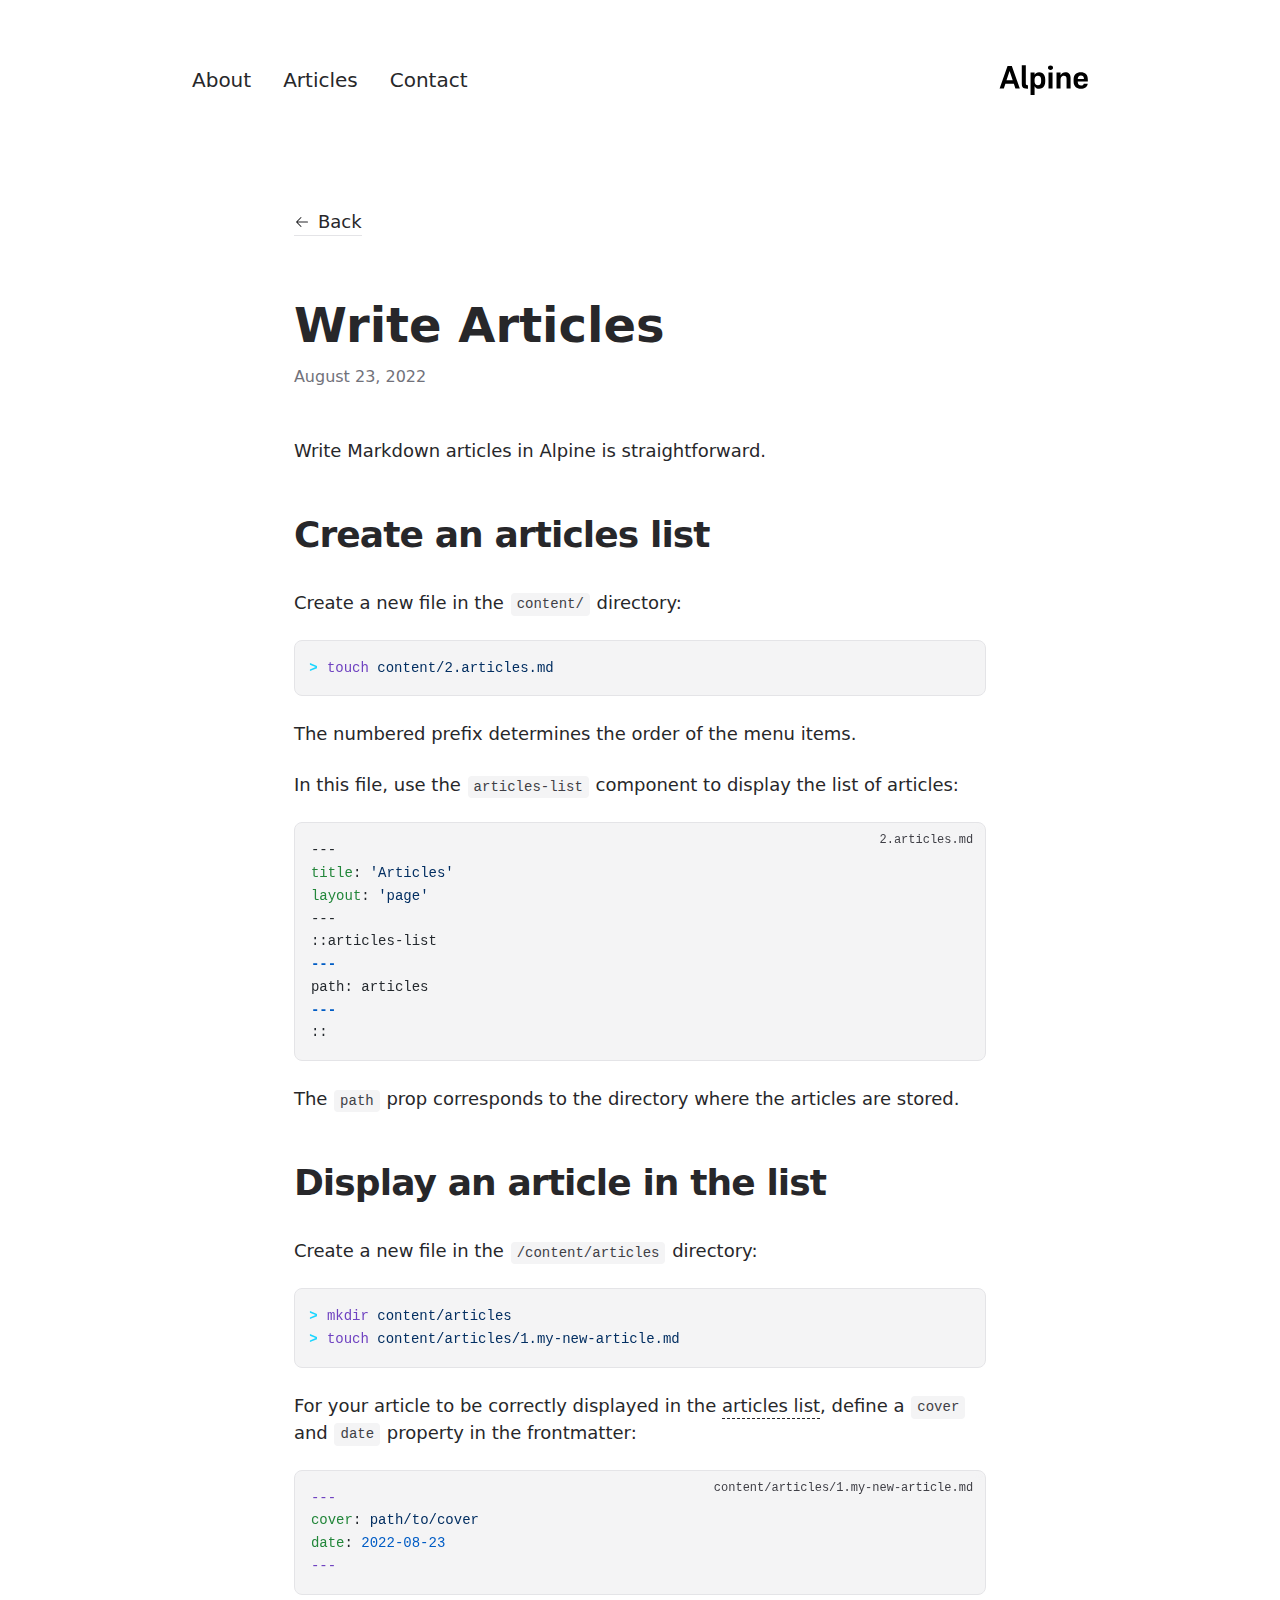
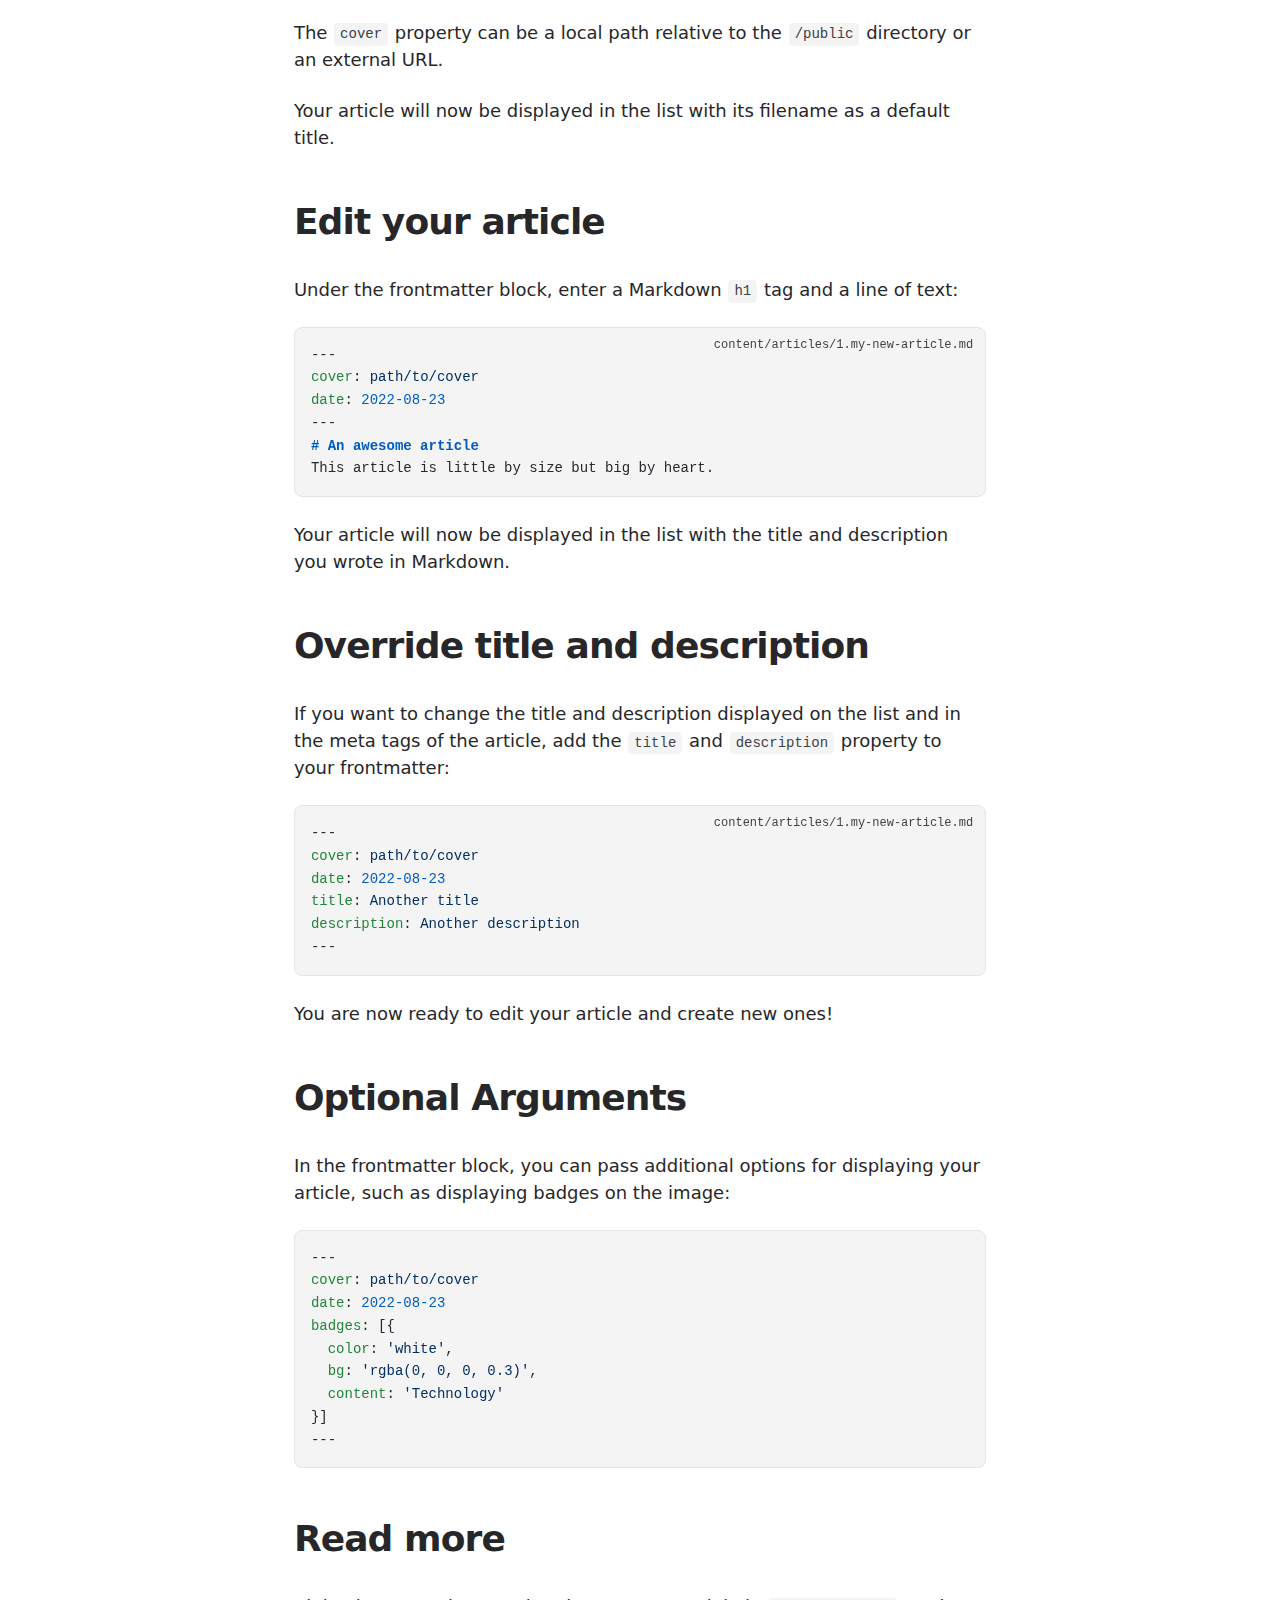
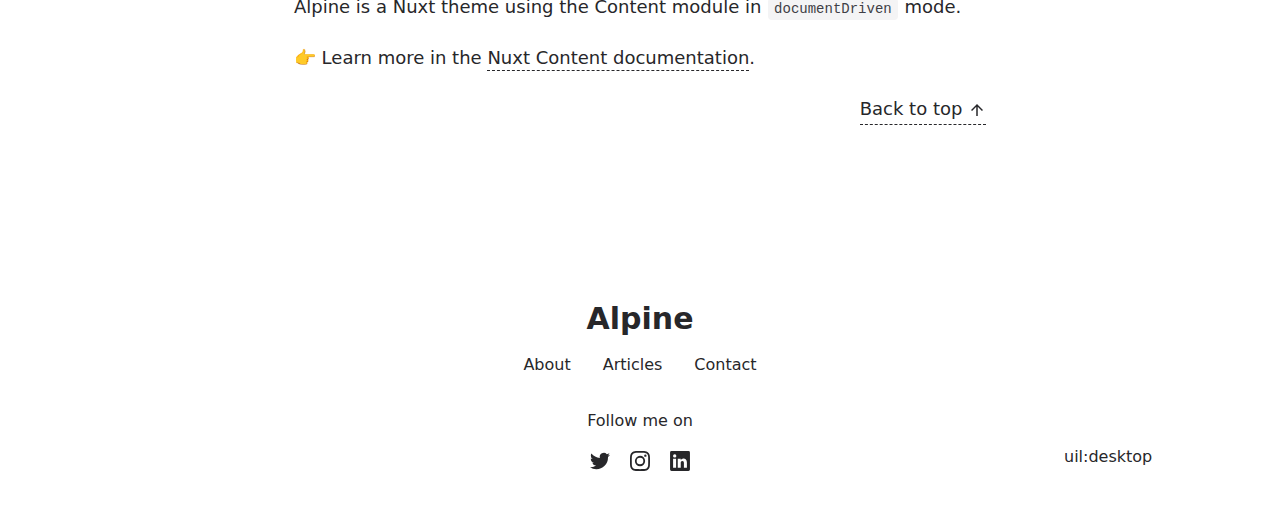
<file: articles/write-articles/index.html>
<!DOCTYPE html><html  lang="en"><head><meta charset="utf-8">
<meta name="viewport" content="width=device-width, initial-scale=1">
<title>Write Articles</title>
<meta name="twitter:card" content="summary_large_image">
<meta property="og:image:width" content="400">
<meta property="og:image:height" content="300">
<meta property="og:image:alt" content="An image showcasing my project.">
<meta property="og:title" content="Write Articles">
<meta name="description" content="Writing Markdown articles in Alpine is straightforward.">
<meta property="og:description" content="Writing Markdown articles in Alpine is straightforward.">
<meta property="og:image" content="/articles/write-articles.webp">
<link rel="preload" as="fetch" crossorigin="anonymous" href="/articles/write-articles/_payload.json?1047a87a-fde2-4d3e-9408-058b4288c999">
<link rel="stylesheet" href="/_nuxt/entry.BO5BtMGs.css">
<link rel="stylesheet" href="/_nuxt/DocumentDrivenNotFound.D50PVHhX.css">
<link rel="stylesheet" href="/_nuxt/article.y1e5dj1c.css">
<link rel="stylesheet" href="/_nuxt/ProseA.DyXD2jMe.css">
<link rel="stylesheet" href="/_nuxt/ProseH1.BaFKCxH4.css">
<link rel="stylesheet" href="/_nuxt/ProseP.DiW-NgUd.css">
<link rel="stylesheet" href="/_nuxt/ProseCodeInline.CGPI6gyY.css">
<link rel="stylesheet" href="/_nuxt/ProsePre.CchFRBtv.css">
<link rel="stylesheet" href="/_nuxt/ProseCode.eNhgxyOh.css">
<link rel="stylesheet" href="/_nuxt/ProseH2.CZ3SAmGm.css">
<link rel="modulepreload" as="script" crossorigin href="/_nuxt/0sj_jyWR.js">
<link rel="modulepreload" as="script" crossorigin href="/_nuxt/BSuQv5H6.js">
<link rel="modulepreload" as="script" crossorigin href="/_nuxt/D5PmRsTd.js">
<link rel="modulepreload" as="script" crossorigin href="/_nuxt/CurYmxaA.js">
<link rel="modulepreload" as="script" crossorigin href="/_nuxt/B15Lghgr.js">
<link rel="modulepreload" as="script" crossorigin href="/_nuxt/LeO2wfpQ.js">
<link rel="modulepreload" as="script" crossorigin href="/_nuxt/D_5htG4L.js">
<link rel="modulepreload" as="script" crossorigin href="/_nuxt/DW21ehea.js">
<link rel="modulepreload" as="script" crossorigin href="/_nuxt/DoblJUKK.js">
<link rel="modulepreload" as="script" crossorigin href="/_nuxt/BcWussCh.js">
<link rel="modulepreload" as="script" crossorigin href="/_nuxt/BBnK0Hxz.js">
<link rel="modulepreload" as="script" crossorigin href="/_nuxt/CIVuiL_k.js">
<link rel="modulepreload" as="script" crossorigin href="/_nuxt/BrPAFcSD.js">
<link rel="modulepreload" as="script" crossorigin href="/_nuxt/BEwh1s3T.js">
<link rel="modulepreload" as="script" crossorigin href="/_nuxt/C1MsrQgV.js">
<link rel="modulepreload" as="script" crossorigin href="/_nuxt/BQiFeCSx.js">
<link rel="modulepreload" as="script" crossorigin href="/_nuxt/D3KtBeHH.js">
<link rel="prefetch" as="script" crossorigin href="/_nuxt/CsMpMxvF.js">
<link rel="prefetch" as="script" crossorigin href="/_nuxt/D2qVaU_t.js">
<link rel="prefetch" as="script" crossorigin href="/_nuxt/JBXPJPaa.js">
<link rel="prefetch" as="style" href="/_nuxt/useStudio.DzA-IoZ4.css">
<link rel="prefetch" as="script" crossorigin href="/_nuxt/CekCK8ys.js">
<link rel="prefetch" as="style" href="/_nuxt/error-404.Bwq3Qtp8.css">
<link rel="prefetch" as="script" crossorigin href="/_nuxt/D9J_jzuW.js">
<link rel="prefetch" as="style" href="/_nuxt/error-500.C69HPPxN.css">
<link rel="prefetch" as="script" crossorigin href="/_nuxt/i2vEiJ3Q.js">
<script type="module" src="/_nuxt/0sj_jyWR.js" crossorigin></script><style id="pinceau-runtime-hydratable">@media{.phy[--]{--puid:0CyBQ--v;}.pv-SktlMH{max-width:var(--elements-container-maxWidth);padding-left:var(--elements-container-padding-mobile);padding-right:var(--elements-container-padding-mobile);}@media (min-width: 475px){.pv-SktlMH{padding-left:var(--elements-container-padding-xs);padding-right:var(--elements-container-padding-xs);}}@media (min-width: 640px){.pv-SktlMH{padding-left:var(--elements-container-padding-sm);padding-right:var(--elements-container-padding-sm);}}@media (min-width: 768px){.pv-SktlMH{padding-left:var(--elements-container-padding-md);padding-right:var(--elements-container-padding-md);}}} </style><style id="pinceau-theme">@media { :root {--pinceau-mq: initial; --alpine-readableLine: 68ch;--alpine-backdrop-backgroundColor: #f4f4f5b3;--prose-code-inline-padding: 0.2rem 0.375rem 0.2rem 0.375rem;--prose-code-block-backdropFilter: contrast(1);--prose-code-block-border-style: solid;--prose-code-block-border-width: 1px;--prose-tbody-tr-borderBottom-style: dashed;--prose-tbody-tr-borderBottom-width: 1px;--prose-th-textAlign: inherit;--prose-thead-borderBottom-style: solid;--prose-thead-borderBottom-width: 1px;--prose-thead-border-style: solid;--prose-thead-border-width: 0px;--prose-table-textAlign: start;--prose-hr-width: 1px;--prose-hr-style: solid;--prose-li-listStylePosition: outside;--prose-ol-li-markerColor: currentColor;--prose-ol-paddingInlineStart: 21px;--prose-ol-listStyleType: decimal;--prose-ul-li-markerColor: currentColor;--prose-ul-paddingInlineStart: 21px;--prose-ul-listStyleType: disc;--prose-blockquote-border-style: solid;--prose-blockquote-border-width: 4px;--prose-blockquote-quotes: '201C' '201D' '2018' '2019';--prose-blockquote-paddingInlineStart: 24px;--prose-a-code-color-hover: currentColor;--prose-a-code-color-static: currentColor;--prose-a-hasCode-borderBottom: none;--prose-a-border-distance: 2px;--prose-a-border-color-hover: currentColor;--prose-a-border-color-static: currentColor;--prose-a-border-style-hover: solid;--prose-a-border-style-static: dashed;--prose-a-border-width: 1px;--prose-a-color-static: inherit;--prose-a-textDecoration: none;--prose-h6-margin: 3rem 0 2rem;--prose-h5-margin: 3rem 0 2rem;--prose-h4-margin: 3rem 0 2rem;--prose-h3-margin: 3rem 0 2rem;--prose-h2-margin: 3rem 0 2rem;--prose-h1-margin: 0 0 2rem;--prose-p-fontSize: 18px;--typography-lead-loose: 2;--typography-lead-relaxed: 1.625;--typography-lead-normal: 1.5;--typography-lead-snug: 1.375;--typography-lead-tight: 1.25;--typography-lead-none: 1;--typography-lead-10: 2.5rem;--typography-lead-9: 2.25rem;--typography-lead-8: 2rem;--typography-lead-7: 1.75rem;--typography-lead-6: 1.5rem;--typography-lead-5: 1.25rem;--typography-lead-4: 1rem;--typography-lead-3: .75rem;--typography-lead-2: .5rem;--typography-lead-1: .025rem;--typography-fontWeight-black: 900;--typography-fontWeight-extrabold: 800;--typography-fontWeight-bold: 700;--typography-fontWeight-semibold: 600;--typography-fontWeight-medium: 500;--typography-fontWeight-normal: 400;--typography-fontWeight-light: 300;--typography-fontWeight-extralight: 200;--typography-fontWeight-thin: 100;--typography-fontSize-9xl: 128px;--typography-fontSize-8xl: 96px;--typography-fontSize-7xl: 72px;--typography-fontSize-6xl: 60px;--typography-fontSize-5xl: 48px;--typography-fontSize-4xl: 36px;--typography-fontSize-3xl: 30px;--typography-fontSize-2xl: 24px;--typography-fontSize-xl: 20px;--typography-fontSize-lg: 18px;--typography-fontSize-base: 16px;--typography-fontSize-sm: 14px;--typography-fontSize-xs: 12px;--typography-letterSpacing-wide: 0.025em;--typography-letterSpacing-tight: -0.025em;--typography-verticalMargin-base: 24px;--typography-verticalMargin-sm: 16px;--elements-border-secondary-hover: [object Object];--elements-backdrop-background: #fffc;--elements-backdrop-filter: saturate(200%) blur(20px);--elements-container-maxWidth: 64rem;--lead-loose: 2;--lead-relaxed: 1.625;--lead-normal: 1.5;--lead-snug: 1.375;--lead-tight: 1.25;--lead-none: 1;--lead-10: 2.5rem;--lead-9: 2.25rem;--lead-8: 2rem;--lead-7: 1.75rem;--lead-6: 1.5rem;--lead-5: 1.25rem;--lead-4: 1rem;--lead-3: .75rem;--lead-2: .5rem;--lead-1: .025rem;--letterSpacing-widest: 0.1em;--letterSpacing-wider: 0.05em;--letterSpacing-wide: 0.025em;--letterSpacing-normal: 0em;--letterSpacing-tight: -0.025em;--letterSpacing-tighter: -0.05em;--fontSize-9xl: 8rem;--fontSize-8xl: 6rem;--fontSize-7xl: 4.5rem;--fontSize-6xl: 3.75rem;--fontSize-5xl: 3rem;--fontSize-4xl: 2.25rem;--fontSize-3xl: 1.875rem;--fontSize-2xl: 1.5rem;--fontSize-xl: 1.25rem;--fontSize-lg: 1.125rem;--fontSize-base: 1rem;--fontSize-sm: 0.875rem;--fontSize-xs: 0.75rem;--fontWeight-black: 900;--fontWeight-extrabold: 800;--fontWeight-bold: 700;--fontWeight-semibold: 600;--fontWeight-medium: 500;--fontWeight-normal: 400;--fontWeight-light: 300;--fontWeight-extralight: 200;--fontWeight-thin: 100;--font-mono: ui-monospace, SFMono-Regular, Menlo, Monaco, Consolas, Liberation Mono, Courier New, monospace;--font-serif: ui-serif, Georgia, Cambria, Times New Roman, Times, serif;--font-sans: ui-sans-serif, system-ui, -apple-system, BlinkMacSystemFont, Segoe UI, Roboto, Helvetica Neue, Arial, Noto Sans, sans-serif, Apple Color Emoji, Segoe UI Emoji, Segoe UI Symbol, Noto Color Emoji;--opacity-total: 1;--opacity-high: 0.8;--opacity-medium: 0.5;--opacity-soft: 0.3;--opacity-light: 0.15;--opacity-bright: 0.1;--opacity-noOpacity: 0;--borderWidth-lg: 3px;--borderWidth-md: 2px;--borderWidth-sm: 1px;--borderWidth-noBorder: 0;--space-rem-875: 0.875rem;--space-rem-625: 0.625rem;--space-rem-375: 0.375rem;--space-rem-125: 0.125rem;--space-px: 1px;--space-128: 32rem;--space-96: 24rem;--space-80: 20rem;--space-72: 18rem;--space-64: 16rem;--space-60: 15rem;--space-56: 14rem;--space-52: 13rem;--space-48: 12rem;--space-44: 11rem;--space-40: 10rem;--space-36: 9rem;--space-32: 8rem;--space-28: 7rem;--space-24: 6rem;--space-20: 5rem;--space-16: 4rem;--space-14: 3.5rem;--space-12: 3rem;--space-11: 2.75rem;--space-10: 2.5rem;--space-9: 2.25rem;--space-8: 2rem;--space-7: 1.75rem;--space-6: 1.5rem;--space-5: 1.25rem;--space-4: 1rem;--space-3: 0.75rem;--space-2: 0.5rem;--space-1: 0.25rem;--space-0: 0px;--size-full: 100%;--size-7xl: 80rem;--size-6xl: 72rem;--size-5xl: 64rem;--size-4xl: 56rem;--size-3xl: 48rem;--size-2xl: 42rem;--size-xl: 36rem;--size-lg: 32rem;--size-md: 28rem;--size-sm: 24rem;--size-xs: 20rem;--size-200: 200px;--size-104: 104px;--size-80: 80px;--size-64: 64px;--size-56: 56px;--size-48: 48px;--size-40: 40px;--size-32: 32px;--size-24: 24px;--size-20: 20px;--size-16: 16px;--size-12: 12px;--size-8: 8px;--size-6: 6px;--size-4: 4px;--size-2: 2px;--size-0: 0px;--radii-full: 9999px;--radii-3xl: 1.75rem;--radii-2xl: 1.5rem;--radii-xl: 1rem;--radii-lg: 0.75rem;--radii-md: 0.5rem;--radii-sm: 0.375rem;--radii-xs: 0.25rem;--radii-2xs: 0.125rem;--radii-none: 0px;--shadow-none: 0px 0px 0px 0px transparent;--shadow-lg: 0px 10px 15px -3px #000000, 0px 4px 6px -4px #000000;--shadow-md: 0px 4px 6px -1px #000000, 0px 2px 4px -2px #000000;--shadow-sm: 0px 1px 3px 0px #000000, 0px 1px 2px -1px #000000;--shadow-xs: 0px 1px 2px 0px #000000;--height-screen: 100vh;--width-screen: 100vw;--color-primary-900: #002e38;--color-primary-800: #005c70;--color-primary-700: #008aa9;--color-primary-600: #00b9e1;--color-primary-500: #1ad6ff;--color-primary-400: #40ddff;--color-primary-300: #66e4ff;--color-primary-200: #8deaff;--color-primary-100: #b3f1ff;--color-primary-50: #d9f8ff;--color-ruby-900: #380011;--color-ruby-800: #700021;--color-ruby-700: #a90032;--color-ruby-600: #e10043;--color-ruby-500: #ff1a5e;--color-ruby-400: #ff4079;--color-ruby-300: #ff6694;--color-ruby-200: #ff8dae;--color-ruby-100: #ffb3c9;--color-ruby-50: #ffd9e4;--color-pink-900: #380025;--color-pink-800: #70004b;--color-pink-700: #a90070;--color-pink-600: #e10095;--color-pink-500: #ff1ab2;--color-pink-400: #ff40bf;--color-pink-300: #ff66cc;--color-pink-200: #ff8dd8;--color-pink-100: #ffb3e5;--color-pink-50: #ffd9f2;--color-purple-900: #190038;--color-purple-800: #330070;--color-purple-700: #4c00a9;--color-purple-600: #6500e1;--color-purple-500: #811aff;--color-purple-400: #9640ff;--color-purple-300: #ab66ff;--color-purple-200: #c08dff;--color-purple-100: #d5b3ff;--color-purple-50: #ead9ff;--color-royalblue-900: #0b0531;--color-royalblue-800: #160a62;--color-royalblue-700: #211093;--color-royalblue-600: #2c15c4;--color-royalblue-500: #4127e8;--color-royalblue-400: #614bec;--color-royalblue-300: #806ff0;--color-royalblue-200: #a093f3;--color-royalblue-100: #c0b7f7;--color-royalblue-50: #dfdbfb;--color-indigoblue-900: #001238;--color-indigoblue-800: #002370;--color-indigoblue-700: #0035a9;--color-indigoblue-600: #0047e1;--color-indigoblue-500: #1a62ff;--color-indigoblue-400: #407cff;--color-indigoblue-300: #6696ff;--color-indigoblue-200: #8db0ff;--color-indigoblue-100: #b3cbff;--color-indigoblue-50: #d9e5ff;--color-blue-900: #002438;--color-blue-800: #004870;--color-blue-700: #006ca9;--color-blue-600: #0090e1;--color-blue-500: #1aadff;--color-blue-400: #40bbff;--color-blue-300: #66c8ff;--color-blue-200: #8dd6ff;--color-blue-100: #b3e4ff;--color-blue-50: #d9f1ff;--color-lightblue-900: #002e38;--color-lightblue-800: #005c70;--color-lightblue-700: #008aa9;--color-lightblue-600: #00b9e1;--color-lightblue-500: #1ad6ff;--color-lightblue-400: #40ddff;--color-lightblue-300: #66e4ff;--color-lightblue-200: #8deaff;--color-lightblue-100: #b3f1ff;--color-lightblue-50: #d9f8ff;--color-teal-900: #062a28;--color-teal-800: #0b544f;--color-teal-700: #117d77;--color-teal-600: #16a79e;--color-teal-500: #1cd1c6;--color-teal-400: #36e4da;--color-teal-300: #5fe9e1;--color-teal-200: #87efe9;--color-teal-100: #aff4f0;--color-teal-50: #d7faf8;--color-pear-900: #2a2b09;--color-pear-800: #545512;--color-pear-700: #7e801b;--color-pear-600: #a8aa24;--color-pear-500: #d0d32f;--color-pear-400: #d8da52;--color-pear-300: #e0e274;--color-pear-200: #e8e997;--color-pear-100: #eff0ba;--color-pear-50: #f7f8dc;--color-red-900: #380300;--color-red-800: #700700;--color-red-700: #a90a00;--color-red-600: #e10e00;--color-red-500: #ff281a;--color-red-400: #ff4c40;--color-red-300: #ff7066;--color-red-200: #ff948d;--color-red-100: #ffb7b3;--color-red-50: #ffdbd9;--color-orange-900: #381800;--color-orange-800: #702f00;--color-orange-700: #a94700;--color-orange-600: #e15e00;--color-orange-500: #ff7a1a;--color-orange-400: #ff9040;--color-orange-300: #ffa666;--color-orange-200: #ffbd8d;--color-orange-100: #ffd3b3;--color-orange-50: #ffe9d9;--color-yellow-900: #362b03;--color-yellow-800: #6d5605;--color-yellow-700: #a38108;--color-yellow-600: #daac0a;--color-yellow-500: #f5c828;--color-yellow-400: #f7d14c;--color-yellow-300: #f8da70;--color-yellow-200: #fae393;--color-yellow-100: #fcedb7;--color-yellow-50: #fdf6db;--color-green-900: #003f25;--color-green-800: #005e38;--color-green-700: #007e4a;--color-green-600: #009d5d;--color-green-500: #00bd6f;--color-green-400: #00dc82;--color-green-300: #30ffaa;--color-green-200: #83ffcc;--color-green-100: #acffdd;--color-green-50: #d6ffee;--color-gray-900: #18181B;--color-gray-800: #27272A;--color-gray-700: #3f3f46;--color-gray-600: #52525B;--color-gray-500: #71717A;--color-gray-400: #a1a1aa;--color-gray-300: #D4d4d8;--color-gray-200: #e4e4e7;--color-gray-100: #f4f4f5;--color-gray-50: #fafafa;--color-black: #0c0c0d;--color-white: #FFFFFF;--media-portrait: only screen and (orientation: portrait);--media-landscape: only screen and (orientation: landscape);--media-rm: (prefers-reduced-motion: reduce);--media-2xl: (min-width: 1536px);--media-xl: (min-width: 1280px);--media-lg: (min-width: 1024px);--media-md: (min-width: 768px);--media-sm: (min-width: 640px);--media-xs: (min-width: 475px);--alpine-body-color: var(--color-gray-800);--alpine-body-backgroundColor: var(--color-white);--prose-code-inline-fontWeight: var(--typography-fontWeight-normal);--prose-code-inline-fontSize: var(--typography-fontSize-sm);--prose-code-inline-borderRadius: var(--radii-xs);--prose-code-block-pre-padding: var(--typography-verticalMargin-sm);--prose-code-block-margin: var(--typography-verticalMargin-base) 0;--prose-code-block-fontSize: var(--typography-fontSize-sm);--prose-tbody-code-inline-fontSize: var(--typography-fontSize-sm);--prose-tbody-td-padding: var(--typography-verticalMargin-sm);--prose-th-fontWeight: var(--typography-fontWeight-semibold);--prose-th-padding: 0 var(--typography-verticalMargin-sm) var(--typography-verticalMargin-sm) var(--typography-verticalMargin-sm);--prose-table-lineHeight: var(--typography-lead-6);--prose-table-fontSize: var(--typography-fontSize-sm);--prose-table-margin: var(--typography-verticalMargin-base) 0;--prose-hr-margin: var(--typography-verticalMargin-base) 0;--prose-li-margin: var(--typography-verticalMargin-sm) 0;--prose-ol-margin: var(--typography-verticalMargin-base) 0;--prose-ul-margin: var(--typography-verticalMargin-base) 0;--prose-blockquote-margin: var(--typography-verticalMargin-base) 0;--prose-a-code-border-style: var(--prose-a-border-style-static);--prose-a-code-border-width: var(--prose-a-border-width);--prose-a-fontWeight: var(--typography-fontWeight-medium);--prose-img-margin: var(--typography-verticalMargin-base) 0;--prose-strong-fontWeight: var(--typography-fontWeight-semibold);--prose-h6-iconSize: var(--typography-fontSize-base);--prose-h6-fontWeight: var(--typography-fontWeight-semibold);--prose-h6-lineHeight: var(--typography-lead-normal);--prose-h6-fontSize: var(--typography-fontSize-lg);--prose-h5-iconSize: var(--typography-fontSize-lg);--prose-h5-fontWeight: var(--typography-fontWeight-semibold);--prose-h5-lineHeight: var(--typography-lead-snug);--prose-h5-fontSize: var(--typography-fontSize-xl);--prose-h4-iconSize: var(--typography-fontSize-lg);--prose-h4-letterSpacing: var(--typography-letterSpacing-tight);--prose-h4-fontWeight: var(--typography-fontWeight-semibold);--prose-h4-lineHeight: var(--typography-lead-snug);--prose-h4-fontSize: var(--typography-fontSize-2xl);--prose-h3-iconSize: var(--typography-fontSize-xl);--prose-h3-letterSpacing: var(--typography-letterSpacing-tight);--prose-h3-fontWeight: var(--typography-fontWeight-semibold);--prose-h3-lineHeight: var(--typography-lead-snug);--prose-h3-fontSize: var(--typography-fontSize-3xl);--prose-h2-iconSize: var(--typography-fontSize-2xl);--prose-h2-letterSpacing: var(--typography-letterSpacing-tight);--prose-h2-fontWeight: var(--typography-fontWeight-semibold);--prose-h2-lineHeight: var(--typography-lead-tight);--prose-h2-fontSize: var(--typography-fontSize-4xl);--prose-h1-iconSize: var(--typography-fontSize-3xl);--prose-h1-letterSpacing: var(--typography-letterSpacing-tight);--prose-h1-fontWeight: var(--typography-fontWeight-bold);--prose-h1-lineHeight: var(--typography-lead-tight);--prose-h1-fontSize: var(--typography-fontSize-5xl);--prose-p-br-margin: var(--typography-verticalMargin-base) 0 0 0;--prose-p-margin: var(--typography-verticalMargin-base) 0;--prose-p-lineHeight: var(--typography-lead-normal);--typography-color-primary-900: var(--color-primary-900);--typography-color-primary-800: var(--color-primary-800);--typography-color-primary-700: var(--color-primary-700);--typography-color-primary-600: var(--color-primary-600);--typography-color-primary-500: var(--color-primary-500);--typography-color-primary-400: var(--color-primary-400);--typography-color-primary-300: var(--color-primary-300);--typography-color-primary-200: var(--color-primary-200);--typography-color-primary-100: var(--color-primary-100);--typography-color-primary-50: var(--color-primary-50);--typography-font-code: var(--font-mono);--typography-font-body: var(--font-sans);--typography-font-display: var(--font-sans);--typography-body-backgroundColor: var(--color-white);--typography-body-color: var(--color-black);--elements-state-danger-borderColor-secondary: var(--color-red-200);--elements-state-danger-borderColor-primary: var(--color-red-100);--elements-state-danger-backgroundColor-secondary: var(--color-red-100);--elements-state-danger-backgroundColor-primary: var(--color-red-50);--elements-state-danger-color-secondary: var(--color-red-600);--elements-state-danger-color-primary: var(--color-red-500);--elements-state-warning-borderColor-secondary: var(--color-yellow-200);--elements-state-warning-borderColor-primary: var(--color-yellow-100);--elements-state-warning-backgroundColor-secondary: var(--color-yellow-100);--elements-state-warning-backgroundColor-primary: var(--color-yellow-50);--elements-state-warning-color-secondary: var(--color-yellow-700);--elements-state-warning-color-primary: var(--color-yellow-600);--elements-state-success-borderColor-secondary: var(--color-green-200);--elements-state-success-borderColor-primary: var(--color-green-100);--elements-state-success-backgroundColor-secondary: var(--color-green-100);--elements-state-success-backgroundColor-primary: var(--color-green-50);--elements-state-success-color-secondary: var(--color-green-600);--elements-state-success-color-primary: var(--color-green-500);--elements-state-info-borderColor-secondary: var(--color-blue-200);--elements-state-info-borderColor-primary: var(--color-blue-100);--elements-state-info-backgroundColor-secondary: var(--color-blue-100);--elements-state-info-backgroundColor-primary: var(--color-blue-50);--elements-state-info-color-secondary: var(--color-blue-600);--elements-state-info-color-primary: var(--color-blue-500);--elements-state-primary-borderColor-secondary: var(--color-primary-200);--elements-state-primary-borderColor-primary: var(--color-primary-100);--elements-state-primary-backgroundColor-secondary: var(--color-primary-100);--elements-state-primary-backgroundColor-primary: var(--color-primary-50);--elements-state-primary-color-secondary: var(--color-primary-700);--elements-state-primary-color-primary: var(--color-primary-600);--elements-surface-secondary-backgroundColor: var(--color-gray-200);--elements-surface-primary-backgroundColor: var(--color-gray-100);--elements-surface-background-base: var(--color-gray-100);--elements-border-secondary-static: var(--color-gray-200);--elements-border-primary-hover: var(--color-gray-200);--elements-border-primary-static: var(--color-gray-100);--elements-container-padding-md: var(--space-16);--elements-container-padding-sm: var(--space-12);--elements-container-padding-xs: var(--space-8);--elements-container-padding-mobile: var(--space-6);--elements-text-secondary-color-hover: var(--color-gray-700);--elements-text-secondary-color-static: var(--color-gray-500);--elements-text-primary-color-static: var(--color-gray-900);--text-6xl-lineHeight: var(--lead-none);--text-6xl-fontSize: var(--fontSize-6xl);--text-5xl-lineHeight: var(--lead-none);--text-5xl-fontSize: var(--fontSize-5xl);--text-4xl-lineHeight: var(--lead-10);--text-4xl-fontSize: var(--fontSize-4xl);--text-3xl-lineHeight: var(--lead-9);--text-3xl-fontSize: var(--fontSize-3xl);--text-2xl-lineHeight: var(--lead-8);--text-2xl-fontSize: var(--fontSize-2xl);--text-xl-lineHeight: var(--lead-7);--text-xl-fontSize: var(--fontSize-xl);--text-lg-lineHeight: var(--lead-7);--text-lg-fontSize: var(--fontSize-lg);--text-base-lineHeight: var(--lead-6);--text-base-fontSize: var(--fontSize-base);--text-sm-lineHeight: var(--lead-5);--text-sm-fontSize: var(--fontSize-sm);--text-xs-lineHeight: var(--lead-4);--text-xs-fontSize: var(--fontSize-xs);--shadow-2xl: 0px 25px 50px -12px var(--color-gray-900);--shadow-xl: 0px 20px 25px -5px var(--color-gray-400), 0px 8px 10px -6px #000000;--color-secondary-900: var(--color-gray-900);--color-secondary-800: var(--color-gray-800);--color-secondary-700: var(--color-gray-700);--color-secondary-600: var(--color-gray-600);--color-secondary-500: var(--color-gray-500);--color-secondary-400: var(--color-gray-400);--color-secondary-300: var(--color-gray-300);--color-secondary-200: var(--color-gray-200);--color-secondary-100: var(--color-gray-100);--color-secondary-50: var(--color-gray-50);--prose-a-code-background-hover: var(--typography-color-primary-50);--prose-a-code-border-color-hover: var(--typography-color-primary-500);--prose-a-color-hover: var(--typography-color-primary-500);--typography-color-secondary-900: var(--color-secondary-900);--typography-color-secondary-800: var(--color-secondary-800);--typography-color-secondary-700: var(--color-secondary-700);--typography-color-secondary-600: var(--color-secondary-600);--typography-color-secondary-500: var(--color-secondary-500);--typography-color-secondary-400: var(--color-secondary-400);--typography-color-secondary-300: var(--color-secondary-300);--typography-color-secondary-200: var(--color-secondary-200);--typography-color-secondary-100: var(--color-secondary-100);--typography-color-secondary-50: var(--color-secondary-50);--prose-code-inline-backgroundColor: var(--typography-color-secondary-100);--prose-code-inline-color: var(--typography-color-secondary-700);--prose-code-block-backgroundColor: var(--typography-color-secondary-100);--prose-code-block-color: var(--typography-color-secondary-700);--prose-code-block-border-color: var(--typography-color-secondary-200);--prose-tbody-tr-borderBottom-color: var(--typography-color-secondary-200);--prose-th-color: var(--typography-color-secondary-600);--prose-thead-borderBottom-color: var(--typography-color-secondary-200);--prose-thead-border-color: var(--typography-color-secondary-300);--prose-hr-color: var(--typography-color-secondary-200);--prose-blockquote-border-color: var(--typography-color-secondary-200);--prose-blockquote-color: var(--typography-color-secondary-500);--prose-a-code-border-color-static: var(--typography-color-secondary-400); } }@media { :root.dark {--pinceau-mq: dark; --alpine-backdrop-backgroundColor: #18181bb3;--prose-code-block-backdropFilter: contrast(1);--prose-ol-li-markerColor: currentColor;--prose-ul-li-markerColor: currentColor;--prose-a-code-color-hover: currentColor;--prose-a-code-color-static: currentColor;--prose-a-border-color-hover: currentColor;--prose-a-border-color-static: currentColor;--prose-a-color-static: inherit;--elements-backdrop-background: #0c0d0ccc;--alpine-body-color: var(--color-gray-200);--alpine-body-backgroundColor: var(--color-black);--typography-body-backgroundColor: var(--color-black);--typography-body-color: var(--color-white);--elements-state-danger-borderColor-secondary: var(--color-red-700);--elements-state-danger-borderColor-primary: var(--color-red-800);--elements-state-danger-backgroundColor-secondary: var(--color-red-800);--elements-state-danger-backgroundColor-primary: var(--color-red-900);--elements-state-danger-color-secondary: var(--color-red-200);--elements-state-danger-color-primary: var(--color-red-300);--elements-state-warning-borderColor-secondary: var(--color-yellow-700);--elements-state-warning-borderColor-primary: var(--color-yellow-800);--elements-state-warning-backgroundColor-secondary: var(--color-yellow-800);--elements-state-warning-backgroundColor-primary: var(--color-yellow-900);--elements-state-warning-color-secondary: var(--color-yellow-200);--elements-state-warning-color-primary: var(--color-yellow-400);--elements-state-success-borderColor-secondary: var(--color-green-700);--elements-state-success-borderColor-primary: var(--color-green-800);--elements-state-success-backgroundColor-secondary: var(--color-green-800);--elements-state-success-backgroundColor-primary: var(--color-green-900);--elements-state-success-color-secondary: var(--color-green-200);--elements-state-success-color-primary: var(--color-green-400);--elements-state-info-borderColor-secondary: var(--color-blue-700);--elements-state-info-borderColor-primary: var(--color-blue-800);--elements-state-info-backgroundColor-secondary: var(--color-blue-800);--elements-state-info-backgroundColor-primary: var(--color-blue-900);--elements-state-info-color-secondary: var(--color-blue-200);--elements-state-info-color-primary: var(--color-blue-400);--elements-state-primary-borderColor-secondary: var(--color-primary-700);--elements-state-primary-borderColor-primary: var(--color-primary-800);--elements-state-primary-backgroundColor-secondary: var(--color-primary-800);--elements-state-primary-backgroundColor-primary: var(--color-primary-900);--elements-state-primary-color-secondary: var(--color-primary-200);--elements-state-primary-color-primary: var(--color-primary-400);--elements-surface-secondary-backgroundColor: var(--color-gray-800);--elements-surface-primary-backgroundColor: var(--color-gray-900);--elements-surface-background-base: var(--color-gray-900);--elements-border-secondary-static: var(--color-gray-800);--elements-border-primary-hover: var(--color-gray-800);--elements-border-primary-static: var(--color-gray-900);--elements-text-secondary-color-hover: var(--color-gray-200);--elements-text-secondary-color-static: var(--color-gray-400);--elements-text-primary-color-static: var(--color-gray-50);--prose-a-code-background-hover: var(--typography-color-primary-900);--prose-a-code-border-color-hover: var(--typography-color-primary-600);--prose-a-color-hover: var(--typography-color-primary-400);--prose-code-inline-backgroundColor: var(--typography-color-secondary-800);--prose-code-inline-color: var(--typography-color-secondary-200);--prose-code-block-backgroundColor: var(--typography-color-secondary-900);--prose-code-block-color: var(--typography-color-secondary-200);--prose-code-block-border-color: var(--typography-color-secondary-800);--prose-tbody-tr-borderBottom-color: var(--typography-color-secondary-800);--prose-th-color: var(--typography-color-secondary-400);--prose-thead-borderBottom-color: var(--typography-color-secondary-800);--prose-thead-border-color: var(--typography-color-secondary-600);--prose-hr-color: var(--typography-color-secondary-800);--prose-blockquote-border-color: var(--typography-color-secondary-700);--prose-blockquote-color: var(--typography-color-secondary-400);--prose-a-code-border-color-static: var(--typography-color-secondary-600); } }</style><script>"use strict";(()=>{const a=window,e=document.documentElement,c=window.localStorage,d=["dark","light"],n=c&&c.getItem&&c.getItem("nuxt-color-mode")||"system";let l=n==="system"?f():n;const i=e.getAttribute("data-color-mode-forced");i&&(l=i),r(l),a["__NUXT_COLOR_MODE__"]={preference:n,value:l,getColorScheme:f,addColorScheme:r,removeColorScheme:u};function r(o){const t=""+o+"",s="";e.classList?e.classList.add(t):e.className+=" "+t,s&&e.setAttribute("data-"+s,o)}function u(o){const t=""+o+"",s="";e.classList?e.classList.remove(t):e.className=e.className.replace(new RegExp(t,"g"),""),s&&e.removeAttribute("data-"+s)}function m(o){return a.matchMedia("(prefers-color-scheme"+o+")")}function f(){if(a.matchMedia&&m("").media!=="not all"){for(const o of d)if(m(":"+o).matches)return o}return"light"}})();
</script></head><body><div id="__nuxt"><div class="container pv-SktlMH pc-0CyBQ- app-layout" data-v-d239e842 data-v-8d696e14><!--[--><div class="nuxt-progress" style="width:0%;height:3px;opacity:0;background-size:Infinity% auto;" data-v-d239e842></div><header class="right" data-v-d239e842 data-v-9ab7bd13><div class="menu" data-v-9ab7bd13><button aria-label="Navigation Menu" data-v-9ab7bd13><svg width="24" height="24" viewBox="0 0 68 68" fill="currentColor" xmlns="http://www.w3.org/2000/svg" data-v-9ab7bd13><path d="M8 34C8 32.1362 8 31.2044 8.30448 30.4693C8.71046 29.4892 9.48915 28.7105 10.4693 28.3045C11.2044 28 12.1362 28 14 28C15.8638 28 16.7956 28 17.5307 28.3045C18.5108 28.7105 19.2895 29.4892 19.6955 30.4693C20 31.2044 20 32.1362 20 34C20 35.8638 20 36.7956 19.6955 37.5307C19.2895 38.5108 18.5108 39.2895 17.5307 39.6955C16.7956 40 15.8638 40 14 40C12.1362 40 11.2044 40 10.4693 39.6955C9.48915 39.2895 8.71046 38.5108 8.30448 37.5307C8 36.7956 8 35.8638 8 34Z" data-v-9ab7bd13></path><path d="M28 34C28 32.1362 28 31.2044 28.3045 30.4693C28.7105 29.4892 29.4892 28.7105 30.4693 28.3045C31.2044 28 32.1362 28 34 28C35.8638 28 36.7956 28 37.5307 28.3045C38.5108 28.7105 39.2895 29.4892 39.6955 30.4693C40 31.2044 40 32.1362 40 34C40 35.8638 40 36.7956 39.6955 37.5307C39.2895 38.5108 38.5108 39.2895 37.5307 39.6955C36.7956 40 35.8638 40 34 40C32.1362 40 31.2044 40 30.4693 39.6955C29.4892 39.2895 28.7105 38.5108 28.3045 37.5307C28 36.7956 28 35.8638 28 34Z" data-v-9ab7bd13></path><path d="M48 34C48 32.1362 48 31.2044 48.3045 30.4693C48.7105 29.4892 49.4892 28.7105 50.4693 28.3045C51.2044 28 52.1362 28 54 28C55.8638 28 56.7956 28 57.5307 28.3045C58.5108 28.7105 59.2895 29.4892 59.6955 30.4693C60 31.2044 60 32.1362 60 34C60 35.8638 60 36.7956 59.6955 37.5307C59.2895 38.5108 58.5108 39.2895 57.5307 39.6955C56.7956 40 55.8638 40 54 40C52.1362 40 51.2044 40 50.4693 39.6955C49.4892 39.2895 48.7105 38.5108 48.3045 37.5307C48 36.7956 48 35.8638 48 34Z" data-v-9ab7bd13></path></svg></button></div><div class="overlay" data-v-9ab7bd13><nav data-v-9ab7bd13 data-v-b686244c><ul data-v-b686244c><!--[--><li data-v-b686244c><a href="/" class="" data-v-b686244c><span class="underline-fx" data-v-b686244c></span> About</a></li><li data-v-b686244c><a href="/articles" class="" data-v-b686244c><span class="underline-fx" data-v-b686244c></span> Articles</a></li><li data-v-b686244c><a href="/contact" class="" data-v-b686244c><span class="underline-fx" data-v-b686244c></span> Contact</a></li><!--]--></ul></nav></div><div class="logo" data-v-9ab7bd13><a href="/" class="" data-v-9ab7bd13><img src="/logo-dark.svg" class="dark-img" alt="alpine" width="89" height="31" data-v-9ab7bd13><img src="/logo.svg" class="light-img" alt="alpine" width="89" height="31" data-v-9ab7bd13></a></div><div class="main-nav" data-v-9ab7bd13><nav data-v-9ab7bd13 data-v-b686244c><ul data-v-b686244c><!--[--><li data-v-b686244c><a href="/" class="" data-v-b686244c><span class="underline-fx" data-v-b686244c></span> About</a></li><li data-v-b686244c><a href="/articles" class="" data-v-b686244c><span class="underline-fx" data-v-b686244c></span> Articles</a></li><li data-v-b686244c><a href="/contact" class="" data-v-b686244c><span class="underline-fx" data-v-b686244c></span> Contact</a></li><!--]--></ul></nav></div></header><!--[--><div class="document-driven-page"><article data-v-985e13bb><a href="/articles" class="back" data-v-985e13bb><svg xmlns="http://www.w3.org/2000/svg" xmlns:xlink="http://www.w3.org/1999/xlink" aria-hidden="true" role="img" class="icon" data-v-985e13bb style="" width="1em" height="1em" viewBox="0 0 256 256" data-v-88a9f04a><path fill="currentColor" d="M224 128a8 8 0 0 1-8 8H59.31l58.35 58.34a8 8 0 0 1-11.32 11.32l-72-72a8 8 0 0 1 0-11.32l72-72a8 8 0 0 1 11.32 11.32L59.31 120H216a8 8 0 0 1 8 8"/></svg><span data-v-985e13bb> Back </span></a><header data-v-985e13bb><h1 class="title" data-v-985e13bb>Write Articles</h1><time datetime="2022-08-23T00:00:00.000Z" data-v-985e13bb>August 23, 2022</time></header><div class="prose" data-v-985e13bb><!--[--><div><h1 id="write-articles" data-v-eda08fe6><a aria-current="page" href="/articles/write-articles#write-articles" class="router-link-active router-link-exact-active" data-v-eda08fe6><!--[-->Write Articles<!--]--><!----></a></h1><p data-v-0837760b><!--[-->Write Markdown articles in Alpine is straightforward.<!--]--></p><h2 id="create-an-articles-list" data-v-2a999621><a aria-current="page" href="/articles/write-articles#create-an-articles-list" class="router-link-active router-link-exact-active" data-v-2a999621><!--[-->Create an articles list<!--]--><!----></a></h2><p data-v-0837760b><!--[-->Create a new file in the <code class="" data-v-fa1aa514><!--[-->content/<!--]--></code> directory:<!--]--></p><div class="highlight-bash prose-code" meta data-v-76c84e41><!----><!--[--><pre class="language-bash shiki shiki-themes github-light github-dark" style=""><!--[--><code><span class="line" line="1"><span style="--shiki-default:#6F42C1;--shiki-dark:#B392F0">touch</span><span style="--shiki-default:#032F62;--shiki-dark:#9ECBFF"> content/2.articles.md
</span></span></code><!--]--></pre><!--]--><button class="copy-button" data-v-76c84e41 data-v-b38f10a0><span class="sr-only" data-v-b38f10a0>Copy to clipboard</span><span class="icon-wrapper" data-v-b38f10a0><svg xmlns="http://www.w3.org/2000/svg" xmlns:xlink="http://www.w3.org/1999/xlink" aria-hidden="true" role="img" class="icon" data-v-b38f10a0 style="" width="18px" height="18px" viewBox="0 0 256 256" data-v-88a9f04a><path fill="currentColor" d="M216 32H88a8 8 0 0 0-8 8v40H40a8 8 0 0 0-8 8v128a8 8 0 0 0 8 8h128a8 8 0 0 0 8-8v-40h40a8 8 0 0 0 8-8V40a8 8 0 0 0-8-8m-56 176H48V96h112Zm48-48h-32V88a8 8 0 0 0-8-8H96V48h112Z"/></svg></span></button></div><p data-v-0837760b><!--[-->The numbered prefix determines the order of the menu items.<!--]--></p><p data-v-0837760b><!--[-->In this file, use the <code class="" data-v-fa1aa514><!--[-->articles-list<!--]--></code> component to display the list of articles:<!--]--></p><div class="highlight-md prose-code" meta data-v-76c84e41><span class="filename" data-v-76c84e41>2.articles.md</span><!--[--><pre class="language-md shiki shiki-themes github-light github-dark" style=""><!--[--><code><span class="line" line="1"><span style="--shiki-default:#24292E;--shiki-dark:#E1E4E8">---
</span></span><span class="line" line="2"><span style="--shiki-default:#22863A;--shiki-dark:#85E89D">title</span><span style="--shiki-default:#24292E;--shiki-dark:#E1E4E8">: </span><span style="--shiki-default:#032F62;--shiki-dark:#9ECBFF">&#39;Articles&#39;
</span></span><span class="line" line="3"><span style="--shiki-default:#22863A;--shiki-dark:#85E89D">layout</span><span style="--shiki-default:#24292E;--shiki-dark:#E1E4E8">: </span><span style="--shiki-default:#032F62;--shiki-dark:#9ECBFF">&#39;page&#39;
</span></span><span class="line" line="4"><span style="--shiki-default:#24292E;--shiki-dark:#E1E4E8">---
</span></span><span class="line" line="5"><span style="--shiki-default:#24292E;--shiki-dark:#E1E4E8">::articles-list
</span></span><span class="line" line="6"><span style="--shiki-default:#005CC5;--shiki-dark:#79B8FF;--shiki-default-font-weight:bold;--shiki-dark-font-weight:bold">---
</span></span><span class="line" line="7"><span style="--shiki-default:#24292E;--shiki-dark:#E1E4E8">path: articles
</span></span><span class="line" line="8"><span style="--shiki-default:#005CC5;--shiki-dark:#79B8FF;--shiki-default-font-weight:bold;--shiki-dark-font-weight:bold">---
</span></span><span class="line" line="9"><span style="--shiki-default:#24292E;--shiki-dark:#E1E4E8">::
</span></span></code><!--]--></pre><!--]--><button class="copy-button" data-v-76c84e41 data-v-b38f10a0><span class="sr-only" data-v-b38f10a0>Copy to clipboard</span><span class="icon-wrapper" data-v-b38f10a0><svg xmlns="http://www.w3.org/2000/svg" xmlns:xlink="http://www.w3.org/1999/xlink" aria-hidden="true" role="img" class="icon" data-v-b38f10a0 style="" width="18px" height="18px" viewBox="0 0 256 256" data-v-88a9f04a><path fill="currentColor" d="M216 32H88a8 8 0 0 0-8 8v40H40a8 8 0 0 0-8 8v128a8 8 0 0 0 8 8h128a8 8 0 0 0 8-8v-40h40a8 8 0 0 0 8-8V40a8 8 0 0 0-8-8m-56 176H48V96h112Zm48-48h-32V88a8 8 0 0 0-8-8H96V48h112Z"/></svg></span></button></div><p data-v-0837760b><!--[-->The <code class="" data-v-fa1aa514><!--[-->path<!--]--></code> prop corresponds to the directory where the articles are stored.<!--]--></p><h2 id="display-an-article-in-the-list" data-v-2a999621><a aria-current="page" href="/articles/write-articles#display-an-article-in-the-list" class="router-link-active router-link-exact-active" data-v-2a999621><!--[-->Display an article in the list<!--]--><!----></a></h2><p data-v-0837760b><!--[-->Create a new file in the <code class="" data-v-fa1aa514><!--[-->/content/articles<!--]--></code> directory:<!--]--></p><div class="highlight-bash prose-code" meta data-v-76c84e41><!----><!--[--><pre class="language-bash shiki shiki-themes github-light github-dark" style=""><!--[--><code><span class="line" line="1"><span style="--shiki-default:#6F42C1;--shiki-dark:#B392F0">mkdir</span><span style="--shiki-default:#032F62;--shiki-dark:#9ECBFF"> content/articles
</span></span><span class="line" line="2"><span style="--shiki-default:#6F42C1;--shiki-dark:#B392F0">touch</span><span style="--shiki-default:#032F62;--shiki-dark:#9ECBFF"> content/articles/1.my-new-article.md
</span></span></code><!--]--></pre><!--]--><button class="copy-button" data-v-76c84e41 data-v-b38f10a0><span class="sr-only" data-v-b38f10a0>Copy to clipboard</span><span class="icon-wrapper" data-v-b38f10a0><svg xmlns="http://www.w3.org/2000/svg" xmlns:xlink="http://www.w3.org/1999/xlink" aria-hidden="true" role="img" class="icon" data-v-b38f10a0 style="" width="18px" height="18px" viewBox="0 0 256 256" data-v-88a9f04a><path fill="currentColor" d="M216 32H88a8 8 0 0 0-8 8v40H40a8 8 0 0 0-8 8v128a8 8 0 0 0 8 8h128a8 8 0 0 0 8-8v-40h40a8 8 0 0 0 8-8V40a8 8 0 0 0-8-8m-56 176H48V96h112Zm48-48h-32V88a8 8 0 0 0-8-8H96V48h112Z"/></svg></span></button></div><p data-v-0837760b><!--[-->For your article to be correctly displayed in the <a href="/articles" class="" data-v-2e79a319><!--[-->articles list<!--]--></a>, define a <code class="" data-v-fa1aa514><!--[-->cover<!--]--></code> and <code class="" data-v-fa1aa514><!--[-->date<!--]--></code> property in the frontmatter:<!--]--></p><div class="highlight-yaml prose-code" meta data-v-76c84e41><span class="filename" data-v-76c84e41>content/articles/1.my-new-article.md</span><!--[--><pre class="language-yaml shiki shiki-themes github-light github-dark" style=""><!--[--><code><span class="line" line="1"><span style="--shiki-default:#6F42C1;--shiki-dark:#B392F0">---
</span></span><span class="line" line="2"><span style="--shiki-default:#22863A;--shiki-dark:#85E89D">cover</span><span style="--shiki-default:#24292E;--shiki-dark:#E1E4E8">: </span><span style="--shiki-default:#032F62;--shiki-dark:#9ECBFF">path/to/cover
</span></span><span class="line" line="3"><span style="--shiki-default:#22863A;--shiki-dark:#85E89D">date</span><span style="--shiki-default:#24292E;--shiki-dark:#E1E4E8">: </span><span style="--shiki-default:#005CC5;--shiki-dark:#79B8FF">2022-08-23
</span></span><span class="line" line="4"><span style="--shiki-default:#6F42C1;--shiki-dark:#B392F0">---
</span></span></code><!--]--></pre><!--]--><button class="copy-button" data-v-76c84e41 data-v-b38f10a0><span class="sr-only" data-v-b38f10a0>Copy to clipboard</span><span class="icon-wrapper" data-v-b38f10a0><svg xmlns="http://www.w3.org/2000/svg" xmlns:xlink="http://www.w3.org/1999/xlink" aria-hidden="true" role="img" class="icon" data-v-b38f10a0 style="" width="18px" height="18px" viewBox="0 0 256 256" data-v-88a9f04a><path fill="currentColor" d="M216 32H88a8 8 0 0 0-8 8v40H40a8 8 0 0 0-8 8v128a8 8 0 0 0 8 8h128a8 8 0 0 0 8-8v-40h40a8 8 0 0 0 8-8V40a8 8 0 0 0-8-8m-56 176H48V96h112Zm48-48h-32V88a8 8 0 0 0-8-8H96V48h112Z"/></svg></span></button></div><p data-v-0837760b><!--[-->The <code class="" data-v-fa1aa514><!--[-->cover<!--]--></code> property can be a local path relative to the <code class="" data-v-fa1aa514><!--[-->/public<!--]--></code> directory or an external URL.<!--]--></p><p data-v-0837760b><!--[-->Your article will now be displayed in the list with its filename as a default title.<!--]--></p><h2 id="edit-your-article" data-v-2a999621><a aria-current="page" href="/articles/write-articles#edit-your-article" class="router-link-active router-link-exact-active" data-v-2a999621><!--[-->Edit your article<!--]--><!----></a></h2><p data-v-0837760b><!--[-->Under the frontmatter block, enter a Markdown <code class="" data-v-fa1aa514><!--[-->h1<!--]--></code> tag and a line of text:<!--]--></p><div class="highlight-md prose-code" meta data-v-76c84e41><span class="filename" data-v-76c84e41>content/articles/1.my-new-article.md</span><!--[--><pre class="language-md shiki shiki-themes github-light github-dark" style=""><!--[--><code><span class="line" line="1"><span style="--shiki-default:#24292E;--shiki-dark:#E1E4E8">---
</span></span><span class="line" line="2"><span style="--shiki-default:#22863A;--shiki-dark:#85E89D">cover</span><span style="--shiki-default:#24292E;--shiki-dark:#E1E4E8">: </span><span style="--shiki-default:#032F62;--shiki-dark:#9ECBFF">path/to/cover
</span></span><span class="line" line="3"><span style="--shiki-default:#22863A;--shiki-dark:#85E89D">date</span><span style="--shiki-default:#24292E;--shiki-dark:#E1E4E8">: </span><span style="--shiki-default:#005CC5;--shiki-dark:#79B8FF">2022-08-23
</span></span><span class="line" line="4"><span style="--shiki-default:#24292E;--shiki-dark:#E1E4E8">---
</span></span><span class="line" line="5"><span style="--shiki-default:#005CC5;--shiki-dark:#79B8FF;--shiki-default-font-weight:bold;--shiki-dark-font-weight:bold"># An awesome article
</span></span><span class="line" line="6"><span style="--shiki-default:#24292E;--shiki-dark:#E1E4E8">This article is little by size but big by heart.
</span></span></code><!--]--></pre><!--]--><button class="copy-button" data-v-76c84e41 data-v-b38f10a0><span class="sr-only" data-v-b38f10a0>Copy to clipboard</span><span class="icon-wrapper" data-v-b38f10a0><svg xmlns="http://www.w3.org/2000/svg" xmlns:xlink="http://www.w3.org/1999/xlink" aria-hidden="true" role="img" class="icon" data-v-b38f10a0 style="" width="18px" height="18px" viewBox="0 0 256 256" data-v-88a9f04a><path fill="currentColor" d="M216 32H88a8 8 0 0 0-8 8v40H40a8 8 0 0 0-8 8v128a8 8 0 0 0 8 8h128a8 8 0 0 0 8-8v-40h40a8 8 0 0 0 8-8V40a8 8 0 0 0-8-8m-56 176H48V96h112Zm48-48h-32V88a8 8 0 0 0-8-8H96V48h112Z"/></svg></span></button></div><p data-v-0837760b><!--[-->Your article will now be displayed in the list with the title and description you wrote in Markdown.<!--]--></p><h2 id="override-title-and-description" data-v-2a999621><a aria-current="page" href="/articles/write-articles#override-title-and-description" class="router-link-active router-link-exact-active" data-v-2a999621><!--[-->Override title and description<!--]--><!----></a></h2><p data-v-0837760b><!--[-->If you want to change the title and description displayed on the list and in the meta tags of the article, add the <code class="" data-v-fa1aa514><!--[-->title<!--]--></code> and <code class="" data-v-fa1aa514><!--[-->description<!--]--></code> property to your frontmatter:<!--]--></p><div class="highlight-md prose-code" meta data-v-76c84e41><span class="filename" data-v-76c84e41>content/articles/1.my-new-article.md</span><!--[--><pre class="language-md shiki shiki-themes github-light github-dark" style=""><!--[--><code><span class="line" line="1"><span style="--shiki-default:#24292E;--shiki-dark:#E1E4E8">---
</span></span><span class="line" line="2"><span style="--shiki-default:#22863A;--shiki-dark:#85E89D">cover</span><span style="--shiki-default:#24292E;--shiki-dark:#E1E4E8">: </span><span style="--shiki-default:#032F62;--shiki-dark:#9ECBFF">path/to/cover
</span></span><span class="line" line="3"><span style="--shiki-default:#22863A;--shiki-dark:#85E89D">date</span><span style="--shiki-default:#24292E;--shiki-dark:#E1E4E8">: </span><span style="--shiki-default:#005CC5;--shiki-dark:#79B8FF">2022-08-23
</span></span><span class="line" line="4"><span style="--shiki-default:#22863A;--shiki-dark:#85E89D">title</span><span style="--shiki-default:#24292E;--shiki-dark:#E1E4E8">: </span><span style="--shiki-default:#032F62;--shiki-dark:#9ECBFF">Another title
</span></span><span class="line" line="5"><span style="--shiki-default:#22863A;--shiki-dark:#85E89D">description</span><span style="--shiki-default:#24292E;--shiki-dark:#E1E4E8">: </span><span style="--shiki-default:#032F62;--shiki-dark:#9ECBFF">Another description
</span></span><span class="line" line="6"><span style="--shiki-default:#24292E;--shiki-dark:#E1E4E8">---
</span></span></code><!--]--></pre><!--]--><button class="copy-button" data-v-76c84e41 data-v-b38f10a0><span class="sr-only" data-v-b38f10a0>Copy to clipboard</span><span class="icon-wrapper" data-v-b38f10a0><svg xmlns="http://www.w3.org/2000/svg" xmlns:xlink="http://www.w3.org/1999/xlink" aria-hidden="true" role="img" class="icon" data-v-b38f10a0 style="" width="18px" height="18px" viewBox="0 0 256 256" data-v-88a9f04a><path fill="currentColor" d="M216 32H88a8 8 0 0 0-8 8v40H40a8 8 0 0 0-8 8v128a8 8 0 0 0 8 8h128a8 8 0 0 0 8-8v-40h40a8 8 0 0 0 8-8V40a8 8 0 0 0-8-8m-56 176H48V96h112Zm48-48h-32V88a8 8 0 0 0-8-8H96V48h112Z"/></svg></span></button></div><p data-v-0837760b><!--[-->You are now ready to edit your article and create new ones!<!--]--></p><h2 id="optional-arguments" data-v-2a999621><a aria-current="page" href="/articles/write-articles#optional-arguments" class="router-link-active router-link-exact-active" data-v-2a999621><!--[-->Optional Arguments<!--]--><!----></a></h2><p data-v-0837760b><!--[-->In the frontmatter block, you can pass additional options for displaying your article, such as displaying badges on the image:<!--]--></p><div class="highlight-md prose-code" meta data-v-76c84e41><!----><!--[--><pre class="language-md shiki shiki-themes github-light github-dark" style=""><!--[--><code><span class="line" line="1"><span style="--shiki-default:#24292E;--shiki-dark:#E1E4E8">---
</span></span><span class="line" line="2"><span style="--shiki-default:#22863A;--shiki-dark:#85E89D">cover</span><span style="--shiki-default:#24292E;--shiki-dark:#E1E4E8">: </span><span style="--shiki-default:#032F62;--shiki-dark:#9ECBFF">path/to/cover
</span></span><span class="line" line="3"><span style="--shiki-default:#22863A;--shiki-dark:#85E89D">date</span><span style="--shiki-default:#24292E;--shiki-dark:#E1E4E8">: </span><span style="--shiki-default:#005CC5;--shiki-dark:#79B8FF">2022-08-23
</span></span><span class="line" line="4"><span style="--shiki-default:#22863A;--shiki-dark:#85E89D">badges</span><span style="--shiki-default:#24292E;--shiki-dark:#E1E4E8">: [{
</span></span><span class="line" line="5"><span style="--shiki-default:#22863A;--shiki-dark:#85E89D">  color</span><span style="--shiki-default:#24292E;--shiki-dark:#E1E4E8">: </span><span style="--shiki-default:#032F62;--shiki-dark:#9ECBFF">&#39;white&#39;</span><span style="--shiki-default:#24292E;--shiki-dark:#E1E4E8">,
</span></span><span class="line" line="6"><span style="--shiki-default:#22863A;--shiki-dark:#85E89D">  bg</span><span style="--shiki-default:#24292E;--shiki-dark:#E1E4E8">: </span><span style="--shiki-default:#032F62;--shiki-dark:#9ECBFF">&#39;rgba(0, 0, 0, 0.3)&#39;</span><span style="--shiki-default:#24292E;--shiki-dark:#E1E4E8">,
</span></span><span class="line" line="7"><span style="--shiki-default:#22863A;--shiki-dark:#85E89D">  content</span><span style="--shiki-default:#24292E;--shiki-dark:#E1E4E8">: </span><span style="--shiki-default:#032F62;--shiki-dark:#9ECBFF">&#39;Technology&#39;
</span></span><span class="line" line="8"><span style="--shiki-default:#24292E;--shiki-dark:#E1E4E8">}]
</span></span><span class="line" line="9"><span style="--shiki-default:#24292E;--shiki-dark:#E1E4E8">---
</span></span></code><!--]--></pre><!--]--><button class="copy-button" data-v-76c84e41 data-v-b38f10a0><span class="sr-only" data-v-b38f10a0>Copy to clipboard</span><span class="icon-wrapper" data-v-b38f10a0><svg xmlns="http://www.w3.org/2000/svg" xmlns:xlink="http://www.w3.org/1999/xlink" aria-hidden="true" role="img" class="icon" data-v-b38f10a0 style="" width="18px" height="18px" viewBox="0 0 256 256" data-v-88a9f04a><path fill="currentColor" d="M216 32H88a8 8 0 0 0-8 8v40H40a8 8 0 0 0-8 8v128a8 8 0 0 0 8 8h128a8 8 0 0 0 8-8v-40h40a8 8 0 0 0 8-8V40a8 8 0 0 0-8-8m-56 176H48V96h112Zm48-48h-32V88a8 8 0 0 0-8-8H96V48h112Z"/></svg></span></button></div><h2 id="read-more" data-v-2a999621><a aria-current="page" href="/articles/write-articles#read-more" class="router-link-active router-link-exact-active" data-v-2a999621><!--[-->Read more<!--]--><!----></a></h2><p data-v-0837760b><!--[-->Alpine is a Nuxt theme using the Content module in <code class="" data-v-fa1aa514><!--[-->documentDriven<!--]--></code> mode.<!--]--></p><p data-v-0837760b><!--[-->👉 Learn more in the <a href="https://content.nuxtjs.org/" rel="nofollow" data-v-2e79a319><!--[-->Nuxt Content documentation<!--]--></a>.<!--]--></p><style>html .default .shiki span {color: var(--shiki-default);background: var(--shiki-default-bg);font-style: var(--shiki-default-font-style);font-weight: var(--shiki-default-font-weight);text-decoration: var(--shiki-default-text-decoration);}html .shiki span {color: var(--shiki-default);background: var(--shiki-default-bg);font-style: var(--shiki-default-font-style);font-weight: var(--shiki-default-font-weight);text-decoration: var(--shiki-default-text-decoration);}html .dark .shiki span {color: var(--shiki-dark);background: var(--shiki-dark-bg);font-style: var(--shiki-dark-font-style);font-weight: var(--shiki-dark-font-weight);text-decoration: var(--shiki-dark-text-decoration);}html.dark .shiki span {color: var(--shiki-dark);background: var(--shiki-dark-bg);font-style: var(--shiki-dark-font-style);font-weight: var(--shiki-dark-font-weight);text-decoration: var(--shiki-dark-text-decoration);}</style></div><!--]--><div class="back-to-top" data-v-985e13bb><a data-v-985e13bb data-v-2e79a319><!--[-->Back to top <svg xmlns="http://www.w3.org/2000/svg" xmlns:xlink="http://www.w3.org/1999/xlink" aria-hidden="true" role="img" class="icon" data-v-985e13bb style="" width="1em" height="1em" viewBox="0 0 24 24" data-v-88a9f04a><path fill="currentColor" d="M11 20V7.825l-5.6 5.6L4 12l8-8l8 8l-1.4 1.425l-5.6-5.6V20z"/></svg><!--]--></a></div></div></article></div><!--]--><footer class="center" data-v-d239e842 data-v-728bb487><a href="https://www.github.com/nuxt-themes/alpine" rel="noopener noreferrer" class="credits" data-v-728bb487>Alpine</a><div class="navigation" data-v-728bb487><nav data-v-728bb487 data-v-b686244c><ul data-v-b686244c><!--[--><li data-v-b686244c><a href="/" class="" data-v-b686244c><span class="underline-fx" data-v-b686244c></span> About</a></li><li data-v-b686244c><a href="/articles" class="" data-v-b686244c><span class="underline-fx" data-v-b686244c></span> Articles</a></li><li data-v-b686244c><a href="/contact" class="" data-v-b686244c><span class="underline-fx" data-v-b686244c></span> Contact</a></li><!--]--></ul></nav></div><p class="message" data-v-728bb487>Follow me on</p><div class="icons" data-v-728bb487><div class="social" data-v-728bb487><!--[--><a href="https://twitter.com/nuxtlabs" rel="noopener noreferrer" target="_blank" title="nuxtlabs" aria-label="nuxtlabs" data-v-3321c6be><svg xmlns="http://www.w3.org/2000/svg" xmlns:xlink="http://www.w3.org/1999/xlink" aria-hidden="true" role="img" class="icon" data-v-3321c6be style="" width="1em" height="1em" viewBox="0 0 24 24" data-v-88a9f04a><path fill="currentColor" d="M22 5.8a8.49 8.49 0 0 1-2.36.64a4.13 4.13 0 0 0 1.81-2.27a8.21 8.21 0 0 1-2.61 1a4.1 4.1 0 0 0-7 3.74a11.64 11.64 0 0 1-8.45-4.29a4.16 4.16 0 0 0-.55 2.07a4.09 4.09 0 0 0 1.82 3.41a4.05 4.05 0 0 1-1.86-.51v.05a4.1 4.1 0 0 0 3.3 4a3.93 3.93 0 0 1-1.1.17a4.9 4.9 0 0 1-.77-.07a4.11 4.11 0 0 0 3.83 2.84A8.22 8.22 0 0 1 3 18.34a7.93 7.93 0 0 1-1-.06a11.57 11.57 0 0 0 6.29 1.85A11.59 11.59 0 0 0 20 8.45v-.53a8.43 8.43 0 0 0 2-2.12"/></svg></a><a href="https://instagram.com/atinuxt" rel="noopener noreferrer" target="_blank" title="atinuxt" aria-label="atinuxt" data-v-3321c6be><svg xmlns="http://www.w3.org/2000/svg" xmlns:xlink="http://www.w3.org/1999/xlink" aria-hidden="true" role="img" class="icon" data-v-3321c6be style="" width="1em" height="1em" viewBox="0 0 24 24" data-v-88a9f04a><path fill="currentColor" d="M17.34 5.46a1.2 1.2 0 1 0 1.2 1.2a1.2 1.2 0 0 0-1.2-1.2m4.6 2.42a7.59 7.59 0 0 0-.46-2.43a4.94 4.94 0 0 0-1.16-1.77a4.7 4.7 0 0 0-1.77-1.15a7.3 7.3 0 0 0-2.43-.47C15.06 2 14.72 2 12 2s-3.06 0-4.12.06a7.3 7.3 0 0 0-2.43.47a4.78 4.78 0 0 0-1.77 1.15a4.7 4.7 0 0 0-1.15 1.77a7.3 7.3 0 0 0-.47 2.43C2 8.94 2 9.28 2 12s0 3.06.06 4.12a7.3 7.3 0 0 0 .47 2.43a4.7 4.7 0 0 0 1.15 1.77a4.78 4.78 0 0 0 1.77 1.15a7.3 7.3 0 0 0 2.43.47C8.94 22 9.28 22 12 22s3.06 0 4.12-.06a7.3 7.3 0 0 0 2.43-.47a4.7 4.7 0 0 0 1.77-1.15a4.85 4.85 0 0 0 1.16-1.77a7.59 7.59 0 0 0 .46-2.43c0-1.06.06-1.4.06-4.12s0-3.06-.06-4.12M20.14 16a5.61 5.61 0 0 1-.34 1.86a3.06 3.06 0 0 1-.75 1.15a3.19 3.19 0 0 1-1.15.75a5.61 5.61 0 0 1-1.86.34c-1 .05-1.37.06-4 .06s-3 0-4-.06a5.73 5.73 0 0 1-1.94-.3a3.27 3.27 0 0 1-1.1-.75a3 3 0 0 1-.74-1.15a5.54 5.54 0 0 1-.4-1.9c0-1-.06-1.37-.06-4s0-3 .06-4a5.54 5.54 0 0 1 .35-1.9A3 3 0 0 1 5 5a3.14 3.14 0 0 1 1.1-.8A5.73 5.73 0 0 1 8 3.86c1 0 1.37-.06 4-.06s3 0 4 .06a5.61 5.61 0 0 1 1.86.34a3.06 3.06 0 0 1 1.19.8a3.06 3.06 0 0 1 .75 1.1a5.61 5.61 0 0 1 .34 1.9c.05 1 .06 1.37.06 4s-.01 3-.06 4M12 6.87A5.13 5.13 0 1 0 17.14 12A5.12 5.12 0 0 0 12 6.87m0 8.46A3.33 3.33 0 1 1 15.33 12A3.33 3.33 0 0 1 12 15.33"/></svg></a><a href="https://www.linkedin.com/company/nuxtlabs" rel="noopener noreferrer" target="_blank" title="LinkedIn" aria-label="LinkedIn" data-v-3321c6be><svg xmlns="http://www.w3.org/2000/svg" xmlns:xlink="http://www.w3.org/1999/xlink" aria-hidden="true" role="img" class="icon" data-v-3321c6be style="" width="1em" height="1em" viewBox="0 0 24 24" data-v-88a9f04a><path fill="currentColor" d="M20.47 2H3.53a1.45 1.45 0 0 0-1.47 1.43v17.14A1.45 1.45 0 0 0 3.53 22h16.94a1.45 1.45 0 0 0 1.47-1.43V3.43A1.45 1.45 0 0 0 20.47 2M8.09 18.74h-3v-9h3ZM6.59 8.48a1.56 1.56 0 1 1 0-3.12a1.57 1.57 0 1 1 0 3.12m12.32 10.26h-3v-4.83c0-1.21-.43-2-1.52-2A1.65 1.65 0 0 0 12.85 13a2 2 0 0 0-.1.73v5h-3v-9h3V11a3 3 0 0 1 2.71-1.5c2 0 3.45 1.29 3.45 4.06Z"/></svg></a><!--]--></div><div class="color-mode-switch" data-v-728bb487><button aria-label="Color Mode" data-v-728bb487 data-v-98f7bfa1><span data-v-98f7bfa1></span></button></div></div></footer><!--]--></div></div><div id="teleports"></div><script type="application/json" id="__NUXT_DATA__" data-ssr="true" data-src="/articles/write-articles/_payload.json?1047a87a-fde2-4d3e-9408-058b4288c999">[{"state":1,"once":841,"_errors":843,"serverRendered":806,"path":7,"prerenderedAt":845},["Reactive",2],{"$sdd-pages":3,"$sdd-surrounds":780,"$sdd-globals":802,"$scolor-mode":804,"$sdd-navigation":807,"$sicons":825},["ShallowRef",4],["ShallowReactive",5],{"/articles/write-articles":6},{"_path":7,"_dir":8,"_draft":9,"_partial":9,"_locale":10,"title":11,"description":12,"cover":13,"date":14,"layout":15,"body":16,"_type":776,"_id":777,"_source":778,"_file":779,"_extension":105},"/articles/write-articles","articles",false,"","Write Articles","Writing Markdown articles in Alpine is straightforward.","/articles/write-articles.webp","2022-08-23T00:00:00.000Z","article",{"type":17,"children":18,"toc":768},"root",[19,27,33,40,54,82,87,100,209,222,228,239,271,301,358,377,382,388,400,467,472,478,497,580,585,591,596,728,734,747,762],{"type":20,"tag":21,"props":22,"children":24},"element","h1",{"id":23},"write-articles",[25],{"type":26,"value":11},"text",{"type":20,"tag":28,"props":29,"children":30},"p",{},[31],{"type":26,"value":32},"Write Markdown articles in Alpine is straightforward.",{"type":20,"tag":34,"props":35,"children":37},"h2",{"id":36},"create-an-articles-list",[38],{"type":26,"value":39},"Create an articles list",{"type":20,"tag":28,"props":41,"children":42},{},[43,45,52],{"type":26,"value":44},"Create a new file in the ",{"type":20,"tag":46,"props":47,"children":49},"code",{"className":48},[],[50],{"type":26,"value":51},"content/",{"type":26,"value":53}," directory:",{"type":20,"tag":55,"props":56,"children":60},"pre",{"className":57,"code":58,"language":59,"meta":10,"style":10},"language-bash shiki shiki-themes github-light github-dark","touch content/2.articles.md\n","bash",[61],{"type":20,"tag":46,"props":62,"children":63},{"__ignoreMap":10},[64],{"type":20,"tag":65,"props":66,"children":69},"span",{"class":67,"line":68},"line",1,[70,76],{"type":20,"tag":65,"props":71,"children":73},{"style":72},"--shiki-default:#6F42C1;--shiki-dark:#B392F0",[74],{"type":26,"value":75},"touch",{"type":20,"tag":65,"props":77,"children":79},{"style":78},"--shiki-default:#032F62;--shiki-dark:#9ECBFF",[80],{"type":26,"value":81}," content/2.articles.md\n",{"type":20,"tag":28,"props":83,"children":84},{},[85],{"type":26,"value":86},"The numbered prefix determines the order of the menu items.",{"type":20,"tag":28,"props":88,"children":89},{},[90,92,98],{"type":26,"value":91},"In this file, use the ",{"type":20,"tag":46,"props":93,"children":95},{"className":94},[],[96],{"type":26,"value":97},"articles-list",{"type":26,"value":99}," component to display the list of articles:",{"type":20,"tag":55,"props":101,"children":106},{"className":102,"code":103,"filename":104,"language":105,"meta":10,"style":10},"language-md shiki shiki-themes github-light github-dark","---\ntitle: 'Articles'\nlayout: 'page'\n---\n::articles-list\n---\npath: articles\n---\n::\n","2.articles.md","md",[107],{"type":20,"tag":46,"props":108,"children":109},{"__ignoreMap":10},[110,119,139,157,165,174,183,192,200],{"type":20,"tag":65,"props":111,"children":112},{"class":67,"line":68},[113],{"type":20,"tag":65,"props":114,"children":116},{"style":115},"--shiki-default:#24292E;--shiki-dark:#E1E4E8",[117],{"type":26,"value":118},"---\n",{"type":20,"tag":65,"props":120,"children":122},{"class":67,"line":121},2,[123,129,134],{"type":20,"tag":65,"props":124,"children":126},{"style":125},"--shiki-default:#22863A;--shiki-dark:#85E89D",[127],{"type":26,"value":128},"title",{"type":20,"tag":65,"props":130,"children":131},{"style":115},[132],{"type":26,"value":133},": ",{"type":20,"tag":65,"props":135,"children":136},{"style":78},[137],{"type":26,"value":138},"'Articles'\n",{"type":20,"tag":65,"props":140,"children":142},{"class":67,"line":141},3,[143,148,152],{"type":20,"tag":65,"props":144,"children":145},{"style":125},[146],{"type":26,"value":147},"layout",{"type":20,"tag":65,"props":149,"children":150},{"style":115},[151],{"type":26,"value":133},{"type":20,"tag":65,"props":153,"children":154},{"style":78},[155],{"type":26,"value":156},"'page'\n",{"type":20,"tag":65,"props":158,"children":160},{"class":67,"line":159},4,[161],{"type":20,"tag":65,"props":162,"children":163},{"style":115},[164],{"type":26,"value":118},{"type":20,"tag":65,"props":166,"children":168},{"class":67,"line":167},5,[169],{"type":20,"tag":65,"props":170,"children":171},{"style":115},[172],{"type":26,"value":173},"::articles-list\n",{"type":20,"tag":65,"props":175,"children":177},{"class":67,"line":176},6,[178],{"type":20,"tag":65,"props":179,"children":181},{"style":180},"--shiki-default:#005CC5;--shiki-dark:#79B8FF;--shiki-default-font-weight:bold;--shiki-dark-font-weight:bold",[182],{"type":26,"value":118},{"type":20,"tag":65,"props":184,"children":186},{"class":67,"line":185},7,[187],{"type":20,"tag":65,"props":188,"children":189},{"style":115},[190],{"type":26,"value":191},"path: articles\n",{"type":20,"tag":65,"props":193,"children":195},{"class":67,"line":194},8,[196],{"type":20,"tag":65,"props":197,"children":198},{"style":180},[199],{"type":26,"value":118},{"type":20,"tag":65,"props":201,"children":203},{"class":67,"line":202},9,[204],{"type":20,"tag":65,"props":205,"children":206},{"style":115},[207],{"type":26,"value":208},"::\n",{"type":20,"tag":28,"props":210,"children":211},{},[212,214,220],{"type":26,"value":213},"The ",{"type":20,"tag":46,"props":215,"children":217},{"className":216},[],[218],{"type":26,"value":219},"path",{"type":26,"value":221}," prop corresponds to the directory where the articles are stored.",{"type":20,"tag":34,"props":223,"children":225},{"id":224},"display-an-article-in-the-list",[226],{"type":26,"value":227},"Display an article in the list",{"type":20,"tag":28,"props":229,"children":230},{},[231,232,238],{"type":26,"value":44},{"type":20,"tag":46,"props":233,"children":235},{"className":234},[],[236],{"type":26,"value":237},"/content/articles",{"type":26,"value":53},{"type":20,"tag":55,"props":240,"children":242},{"className":57,"code":241,"language":59,"meta":10,"style":10},"mkdir content/articles\ntouch content/articles/1.my-new-article.md\n",[243],{"type":20,"tag":46,"props":244,"children":245},{"__ignoreMap":10},[246,259],{"type":20,"tag":65,"props":247,"children":248},{"class":67,"line":68},[249,254],{"type":20,"tag":65,"props":250,"children":251},{"style":72},[252],{"type":26,"value":253},"mkdir",{"type":20,"tag":65,"props":255,"children":256},{"style":78},[257],{"type":26,"value":258}," content/articles\n",{"type":20,"tag":65,"props":260,"children":261},{"class":67,"line":121},[262,266],{"type":20,"tag":65,"props":263,"children":264},{"style":72},[265],{"type":26,"value":75},{"type":20,"tag":65,"props":267,"children":268},{"style":78},[269],{"type":26,"value":270}," content/articles/1.my-new-article.md\n",{"type":20,"tag":28,"props":272,"children":273},{},[274,276,283,285,291,293,299],{"type":26,"value":275},"For your article to be correctly displayed in the ",{"type":20,"tag":277,"props":278,"children":280},"a",{"href":279},"/articles",[281],{"type":26,"value":282},"articles list",{"type":26,"value":284},", define a ",{"type":20,"tag":46,"props":286,"children":288},{"className":287},[],[289],{"type":26,"value":290},"cover",{"type":26,"value":292}," and ",{"type":20,"tag":46,"props":294,"children":296},{"className":295},[],[297],{"type":26,"value":298},"date",{"type":26,"value":300}," property in the frontmatter:",{"type":20,"tag":55,"props":302,"children":307},{"className":303,"code":304,"filename":305,"language":306,"meta":10,"style":10},"language-yaml shiki shiki-themes github-light github-dark","---\ncover: path/to/cover\ndate: 2022-08-23\n---\n","content/articles/1.my-new-article.md","yaml",[308],{"type":20,"tag":46,"props":309,"children":310},{"__ignoreMap":10},[311,318,334,351],{"type":20,"tag":65,"props":312,"children":313},{"class":67,"line":68},[314],{"type":20,"tag":65,"props":315,"children":316},{"style":72},[317],{"type":26,"value":118},{"type":20,"tag":65,"props":319,"children":320},{"class":67,"line":121},[321,325,329],{"type":20,"tag":65,"props":322,"children":323},{"style":125},[324],{"type":26,"value":290},{"type":20,"tag":65,"props":326,"children":327},{"style":115},[328],{"type":26,"value":133},{"type":20,"tag":65,"props":330,"children":331},{"style":78},[332],{"type":26,"value":333},"path/to/cover\n",{"type":20,"tag":65,"props":335,"children":336},{"class":67,"line":141},[337,341,345],{"type":20,"tag":65,"props":338,"children":339},{"style":125},[340],{"type":26,"value":298},{"type":20,"tag":65,"props":342,"children":343},{"style":115},[344],{"type":26,"value":133},{"type":20,"tag":65,"props":346,"children":348},{"style":347},"--shiki-default:#005CC5;--shiki-dark:#79B8FF",[349],{"type":26,"value":350},"2022-08-23\n",{"type":20,"tag":65,"props":352,"children":353},{"class":67,"line":159},[354],{"type":20,"tag":65,"props":355,"children":356},{"style":72},[357],{"type":26,"value":118},{"type":20,"tag":28,"props":359,"children":360},{},[361,362,367,369,375],{"type":26,"value":213},{"type":20,"tag":46,"props":363,"children":365},{"className":364},[],[366],{"type":26,"value":290},{"type":26,"value":368}," property can be a local path relative to the ",{"type":20,"tag":46,"props":370,"children":372},{"className":371},[],[373],{"type":26,"value":374},"/public",{"type":26,"value":376}," directory or an external URL.",{"type":20,"tag":28,"props":378,"children":379},{},[380],{"type":26,"value":381},"Your article will now be displayed in the list with its filename as a default title.",{"type":20,"tag":34,"props":383,"children":385},{"id":384},"edit-your-article",[386],{"type":26,"value":387},"Edit your article",{"type":20,"tag":28,"props":389,"children":390},{},[391,393,398],{"type":26,"value":392},"Under the frontmatter block, enter a Markdown ",{"type":20,"tag":46,"props":394,"children":396},{"className":395},[],[397],{"type":26,"value":21},{"type":26,"value":399}," tag and a line of text:",{"type":20,"tag":55,"props":401,"children":403},{"className":102,"code":402,"filename":305,"language":105,"meta":10,"style":10},"---\ncover: path/to/cover\ndate: 2022-08-23\n---\n# An awesome article\nThis article is little by size but big by heart.\n",[404],{"type":20,"tag":46,"props":405,"children":406},{"__ignoreMap":10},[407,414,429,444,451,459],{"type":20,"tag":65,"props":408,"children":409},{"class":67,"line":68},[410],{"type":20,"tag":65,"props":411,"children":412},{"style":115},[413],{"type":26,"value":118},{"type":20,"tag":65,"props":415,"children":416},{"class":67,"line":121},[417,421,425],{"type":20,"tag":65,"props":418,"children":419},{"style":125},[420],{"type":26,"value":290},{"type":20,"tag":65,"props":422,"children":423},{"style":115},[424],{"type":26,"value":133},{"type":20,"tag":65,"props":426,"children":427},{"style":78},[428],{"type":26,"value":333},{"type":20,"tag":65,"props":430,"children":431},{"class":67,"line":141},[432,436,440],{"type":20,"tag":65,"props":433,"children":434},{"style":125},[435],{"type":26,"value":298},{"type":20,"tag":65,"props":437,"children":438},{"style":115},[439],{"type":26,"value":133},{"type":20,"tag":65,"props":441,"children":442},{"style":347},[443],{"type":26,"value":350},{"type":20,"tag":65,"props":445,"children":446},{"class":67,"line":159},[447],{"type":20,"tag":65,"props":448,"children":449},{"style":115},[450],{"type":26,"value":118},{"type":20,"tag":65,"props":452,"children":453},{"class":67,"line":167},[454],{"type":20,"tag":65,"props":455,"children":456},{"style":180},[457],{"type":26,"value":458},"# An awesome article\n",{"type":20,"tag":65,"props":460,"children":461},{"class":67,"line":176},[462],{"type":20,"tag":65,"props":463,"children":464},{"style":115},[465],{"type":26,"value":466},"This article is little by size but big by heart.\n",{"type":20,"tag":28,"props":468,"children":469},{},[470],{"type":26,"value":471},"Your article will now be displayed in the list with the title and description you wrote in Markdown.",{"type":20,"tag":34,"props":473,"children":475},{"id":474},"override-title-and-description",[476],{"type":26,"value":477},"Override title and description",{"type":20,"tag":28,"props":479,"children":480},{},[481,483,488,489,495],{"type":26,"value":482},"If you want to change the title and description displayed on the list and in the meta tags of the article, add the ",{"type":20,"tag":46,"props":484,"children":486},{"className":485},[],[487],{"type":26,"value":128},{"type":26,"value":292},{"type":20,"tag":46,"props":490,"children":492},{"className":491},[],[493],{"type":26,"value":494},"description",{"type":26,"value":496}," property to your frontmatter:",{"type":20,"tag":55,"props":498,"children":500},{"className":102,"code":499,"filename":305,"language":105,"meta":10,"style":10},"---\ncover: path/to/cover\ndate: 2022-08-23\ntitle: Another title\ndescription: Another description\n---\n",[501],{"type":20,"tag":46,"props":502,"children":503},{"__ignoreMap":10},[504,511,526,541,557,573],{"type":20,"tag":65,"props":505,"children":506},{"class":67,"line":68},[507],{"type":20,"tag":65,"props":508,"children":509},{"style":115},[510],{"type":26,"value":118},{"type":20,"tag":65,"props":512,"children":513},{"class":67,"line":121},[514,518,522],{"type":20,"tag":65,"props":515,"children":516},{"style":125},[517],{"type":26,"value":290},{"type":20,"tag":65,"props":519,"children":520},{"style":115},[521],{"type":26,"value":133},{"type":20,"tag":65,"props":523,"children":524},{"style":78},[525],{"type":26,"value":333},{"type":20,"tag":65,"props":527,"children":528},{"class":67,"line":141},[529,533,537],{"type":20,"tag":65,"props":530,"children":531},{"style":125},[532],{"type":26,"value":298},{"type":20,"tag":65,"props":534,"children":535},{"style":115},[536],{"type":26,"value":133},{"type":20,"tag":65,"props":538,"children":539},{"style":347},[540],{"type":26,"value":350},{"type":20,"tag":65,"props":542,"children":543},{"class":67,"line":159},[544,548,552],{"type":20,"tag":65,"props":545,"children":546},{"style":125},[547],{"type":26,"value":128},{"type":20,"tag":65,"props":549,"children":550},{"style":115},[551],{"type":26,"value":133},{"type":20,"tag":65,"props":553,"children":554},{"style":78},[555],{"type":26,"value":556},"Another title\n",{"type":20,"tag":65,"props":558,"children":559},{"class":67,"line":167},[560,564,568],{"type":20,"tag":65,"props":561,"children":562},{"style":125},[563],{"type":26,"value":494},{"type":20,"tag":65,"props":565,"children":566},{"style":115},[567],{"type":26,"value":133},{"type":20,"tag":65,"props":569,"children":570},{"style":78},[571],{"type":26,"value":572},"Another description\n",{"type":20,"tag":65,"props":574,"children":575},{"class":67,"line":176},[576],{"type":20,"tag":65,"props":577,"children":578},{"style":115},[579],{"type":26,"value":118},{"type":20,"tag":28,"props":581,"children":582},{},[583],{"type":26,"value":584},"You are now ready to edit your article and create new ones!",{"type":20,"tag":34,"props":586,"children":588},{"id":587},"optional-arguments",[589],{"type":26,"value":590},"Optional Arguments",{"type":20,"tag":28,"props":592,"children":593},{},[594],{"type":26,"value":595},"In the frontmatter block, you can pass additional options for displaying your article, such as displaying badges on the image:",{"type":20,"tag":55,"props":597,"children":599},{"className":102,"code":598,"language":105,"meta":10,"style":10},"---\ncover: path/to/cover\ndate: 2022-08-23\nbadges: [{\n  color: 'white',\n  bg: 'rgba(0, 0, 0, 0.3)',\n  content: 'Technology'\n}]\n---\n",[600],{"type":20,"tag":46,"props":601,"children":602},{"__ignoreMap":10},[603,610,625,640,653,675,696,713,721],{"type":20,"tag":65,"props":604,"children":605},{"class":67,"line":68},[606],{"type":20,"tag":65,"props":607,"children":608},{"style":115},[609],{"type":26,"value":118},{"type":20,"tag":65,"props":611,"children":612},{"class":67,"line":121},[613,617,621],{"type":20,"tag":65,"props":614,"children":615},{"style":125},[616],{"type":26,"value":290},{"type":20,"tag":65,"props":618,"children":619},{"style":115},[620],{"type":26,"value":133},{"type":20,"tag":65,"props":622,"children":623},{"style":78},[624],{"type":26,"value":333},{"type":20,"tag":65,"props":626,"children":627},{"class":67,"line":141},[628,632,636],{"type":20,"tag":65,"props":629,"children":630},{"style":125},[631],{"type":26,"value":298},{"type":20,"tag":65,"props":633,"children":634},{"style":115},[635],{"type":26,"value":133},{"type":20,"tag":65,"props":637,"children":638},{"style":347},[639],{"type":26,"value":350},{"type":20,"tag":65,"props":641,"children":642},{"class":67,"line":159},[643,648],{"type":20,"tag":65,"props":644,"children":645},{"style":125},[646],{"type":26,"value":647},"badges",{"type":20,"tag":65,"props":649,"children":650},{"style":115},[651],{"type":26,"value":652},": [{\n",{"type":20,"tag":65,"props":654,"children":655},{"class":67,"line":167},[656,661,665,670],{"type":20,"tag":65,"props":657,"children":658},{"style":125},[659],{"type":26,"value":660},"  color",{"type":20,"tag":65,"props":662,"children":663},{"style":115},[664],{"type":26,"value":133},{"type":20,"tag":65,"props":666,"children":667},{"style":78},[668],{"type":26,"value":669},"'white'",{"type":20,"tag":65,"props":671,"children":672},{"style":115},[673],{"type":26,"value":674},",\n",{"type":20,"tag":65,"props":676,"children":677},{"class":67,"line":176},[678,683,687,692],{"type":20,"tag":65,"props":679,"children":680},{"style":125},[681],{"type":26,"value":682},"  bg",{"type":20,"tag":65,"props":684,"children":685},{"style":115},[686],{"type":26,"value":133},{"type":20,"tag":65,"props":688,"children":689},{"style":78},[690],{"type":26,"value":691},"'rgba(0, 0, 0, 0.3)'",{"type":20,"tag":65,"props":693,"children":694},{"style":115},[695],{"type":26,"value":674},{"type":20,"tag":65,"props":697,"children":698},{"class":67,"line":185},[699,704,708],{"type":20,"tag":65,"props":700,"children":701},{"style":125},[702],{"type":26,"value":703},"  content",{"type":20,"tag":65,"props":705,"children":706},{"style":115},[707],{"type":26,"value":133},{"type":20,"tag":65,"props":709,"children":710},{"style":78},[711],{"type":26,"value":712},"'Technology'\n",{"type":20,"tag":65,"props":714,"children":715},{"class":67,"line":194},[716],{"type":20,"tag":65,"props":717,"children":718},{"style":115},[719],{"type":26,"value":720},"}]\n",{"type":20,"tag":65,"props":722,"children":723},{"class":67,"line":202},[724],{"type":20,"tag":65,"props":725,"children":726},{"style":115},[727],{"type":26,"value":118},{"type":20,"tag":34,"props":729,"children":731},{"id":730},"read-more",[732],{"type":26,"value":733},"Read more",{"type":20,"tag":28,"props":735,"children":736},{},[737,739,745],{"type":26,"value":738},"Alpine is a Nuxt theme using the Content module in ",{"type":20,"tag":46,"props":740,"children":742},{"className":741},[],[743],{"type":26,"value":744},"documentDriven",{"type":26,"value":746}," mode.",{"type":20,"tag":28,"props":748,"children":749},{},[750,752,760],{"type":26,"value":751},"👉 Learn more in the ",{"type":20,"tag":277,"props":753,"children":757},{"href":754,"rel":755},"https://content.nuxtjs.org/",[756],"nofollow",[758],{"type":26,"value":759},"Nuxt Content documentation",{"type":26,"value":761},".",{"type":20,"tag":763,"props":764,"children":765},"style",{},[766],{"type":26,"value":767},"html .default .shiki span {color: var(--shiki-default);background: var(--shiki-default-bg);font-style: var(--shiki-default-font-style);font-weight: var(--shiki-default-font-weight);text-decoration: var(--shiki-default-text-decoration);}html .shiki span {color: var(--shiki-default);background: var(--shiki-default-bg);font-style: var(--shiki-default-font-style);font-weight: var(--shiki-default-font-weight);text-decoration: var(--shiki-default-text-decoration);}html .dark .shiki span {color: var(--shiki-dark);background: var(--shiki-dark-bg);font-style: var(--shiki-dark-font-style);font-weight: var(--shiki-dark-font-weight);text-decoration: var(--shiki-dark-text-decoration);}html.dark .shiki span {color: var(--shiki-dark);background: var(--shiki-dark-bg);font-style: var(--shiki-dark-font-style);font-weight: var(--shiki-dark-font-weight);text-decoration: var(--shiki-dark-text-decoration);}",{"title":10,"searchDepth":121,"depth":121,"links":769},[770,771,772,773,774,775],{"id":36,"depth":121,"text":39},{"id":224,"depth":121,"text":227},{"id":384,"depth":121,"text":387},{"id":474,"depth":121,"text":477},{"id":587,"depth":121,"text":590},{"id":730,"depth":121,"text":733},"markdown","content:articles:3.write-articles.md","content","articles/3.write-articles.md",["ShallowRef",781],["ShallowReactive",782],{"/articles/write-articles":783},[784,795],{"_path":785,"_dir":8,"_draft":9,"_partial":9,"_locale":10,"title":786,"description":787,"cover":788,"author":789,"date":14,"layout":15,"_type":776,"_id":793,"_source":778,"_file":794,"_extension":105},"/articles/configure","Configure Alpine","Learn how to configure Alpine with the app.config.ts file.","/articles/configure-alpine.webp",{"name":790,"avatarUrl":791,"link":792},"Clément Ollivier","https://pbs.twimg.com/profile_images/1370286658432724996/ZMSDzzIi_400x400.jpg","https://twitter.com/clemcodes","content:articles:2.configure.md","articles/2.configure.md",{"_path":796,"_dir":8,"_draft":9,"_partial":9,"_locale":10,"title":797,"description":798,"cover":799,"date":14,"layout":15,"_type":776,"_id":800,"_source":778,"_file":801,"_extension":105},"/articles/design-tokens","Customize Alpine","Leverage the tokens.config.ts to give your identity to Alpine.","/articles/design-tokens.webp","content:articles:4.design-tokens.md","articles/4.design-tokens.md",["ShallowRef",803],{},{"preference":805,"value":805,"unknown":806,"forced":9},"system",true,[808,812,822],{"title":809,"_path":810,"layout":811},"About","/","default",{"title":813,"_path":279,"children":814,"layout":821},"Articles",[815,818,819,820],{"title":816,"_path":817,"layout":15},"Get started with Alpine","/articles/get-started",{"title":786,"_path":785,"layout":15},{"title":11,"_path":7,"layout":15},{"title":797,"_path":796,"layout":15},"page",{"title":823,"_path":824,"layout":811},"Contact","/contact",{"uil:twitter":826,"uil:instagram":830,"uil:linkedin":832,"ph:arrow-left":834,"material-symbols:arrow-upward":837,"ph:copy":839},{"left":827,"top":827,"width":828,"height":828,"rotate":827,"vFlip":9,"hFlip":9,"body":829},0,24,"\u003Cpath fill=\"currentColor\" d=\"M22 5.8a8.49 8.49 0 0 1-2.36.64a4.13 4.13 0 0 0 1.81-2.27a8.21 8.21 0 0 1-2.61 1a4.1 4.1 0 0 0-7 3.74a11.64 11.64 0 0 1-8.45-4.29a4.16 4.16 0 0 0-.55 2.07a4.09 4.09 0 0 0 1.82 3.41a4.05 4.05 0 0 1-1.86-.51v.05a4.1 4.1 0 0 0 3.3 4a3.93 3.93 0 0 1-1.1.17a4.9 4.9 0 0 1-.77-.07a4.11 4.11 0 0 0 3.83 2.84A8.22 8.22 0 0 1 3 18.34a7.93 7.93 0 0 1-1-.06a11.57 11.57 0 0 0 6.29 1.85A11.59 11.59 0 0 0 20 8.45v-.53a8.43 8.43 0 0 0 2-2.12\"/>",{"left":827,"top":827,"width":828,"height":828,"rotate":827,"vFlip":9,"hFlip":9,"body":831},"\u003Cpath fill=\"currentColor\" d=\"M17.34 5.46a1.2 1.2 0 1 0 1.2 1.2a1.2 1.2 0 0 0-1.2-1.2m4.6 2.42a7.59 7.59 0 0 0-.46-2.43a4.94 4.94 0 0 0-1.16-1.77a4.7 4.7 0 0 0-1.77-1.15a7.3 7.3 0 0 0-2.43-.47C15.06 2 14.72 2 12 2s-3.06 0-4.12.06a7.3 7.3 0 0 0-2.43.47a4.78 4.78 0 0 0-1.77 1.15a4.7 4.7 0 0 0-1.15 1.77a7.3 7.3 0 0 0-.47 2.43C2 8.94 2 9.28 2 12s0 3.06.06 4.12a7.3 7.3 0 0 0 .47 2.43a4.7 4.7 0 0 0 1.15 1.77a4.78 4.78 0 0 0 1.77 1.15a7.3 7.3 0 0 0 2.43.47C8.94 22 9.28 22 12 22s3.06 0 4.12-.06a7.3 7.3 0 0 0 2.43-.47a4.7 4.7 0 0 0 1.77-1.15a4.85 4.85 0 0 0 1.16-1.77a7.59 7.59 0 0 0 .46-2.43c0-1.06.06-1.4.06-4.12s0-3.06-.06-4.12M20.14 16a5.61 5.61 0 0 1-.34 1.86a3.06 3.06 0 0 1-.75 1.15a3.19 3.19 0 0 1-1.15.75a5.61 5.61 0 0 1-1.86.34c-1 .05-1.37.06-4 .06s-3 0-4-.06a5.73 5.73 0 0 1-1.94-.3a3.27 3.27 0 0 1-1.1-.75a3 3 0 0 1-.74-1.15a5.54 5.54 0 0 1-.4-1.9c0-1-.06-1.37-.06-4s0-3 .06-4a5.54 5.54 0 0 1 .35-1.9A3 3 0 0 1 5 5a3.14 3.14 0 0 1 1.1-.8A5.73 5.73 0 0 1 8 3.86c1 0 1.37-.06 4-.06s3 0 4 .06a5.61 5.61 0 0 1 1.86.34a3.06 3.06 0 0 1 1.19.8a3.06 3.06 0 0 1 .75 1.1a5.61 5.61 0 0 1 .34 1.9c.05 1 .06 1.37.06 4s-.01 3-.06 4M12 6.87A5.13 5.13 0 1 0 17.14 12A5.12 5.12 0 0 0 12 6.87m0 8.46A3.33 3.33 0 1 1 15.33 12A3.33 3.33 0 0 1 12 15.33\"/>",{"left":827,"top":827,"width":828,"height":828,"rotate":827,"vFlip":9,"hFlip":9,"body":833},"\u003Cpath fill=\"currentColor\" d=\"M20.47 2H3.53a1.45 1.45 0 0 0-1.47 1.43v17.14A1.45 1.45 0 0 0 3.53 22h16.94a1.45 1.45 0 0 0 1.47-1.43V3.43A1.45 1.45 0 0 0 20.47 2M8.09 18.74h-3v-9h3ZM6.59 8.48a1.56 1.56 0 1 1 0-3.12a1.57 1.57 0 1 1 0 3.12m12.32 10.26h-3v-4.83c0-1.21-.43-2-1.52-2A1.65 1.65 0 0 0 12.85 13a2 2 0 0 0-.1.73v5h-3v-9h3V11a3 3 0 0 1 2.71-1.5c2 0 3.45 1.29 3.45 4.06Z\"/>",{"left":827,"top":827,"width":835,"height":835,"rotate":827,"vFlip":9,"hFlip":9,"body":836},256,"\u003Cpath fill=\"currentColor\" d=\"M224 128a8 8 0 0 1-8 8H59.31l58.35 58.34a8 8 0 0 1-11.32 11.32l-72-72a8 8 0 0 1 0-11.32l72-72a8 8 0 0 1 11.32 11.32L59.31 120H216a8 8 0 0 1 8 8\"/>",{"left":827,"top":827,"width":828,"height":828,"rotate":827,"vFlip":9,"hFlip":9,"body":838},"\u003Cpath fill=\"currentColor\" d=\"M11 20V7.825l-5.6 5.6L4 12l8-8l8 8l-1.4 1.425l-5.6-5.6V20z\"/>",{"left":827,"top":827,"width":835,"height":835,"rotate":827,"vFlip":9,"hFlip":9,"body":840},"\u003Cpath fill=\"currentColor\" d=\"M216 32H88a8 8 0 0 0-8 8v40H40a8 8 0 0 0-8 8v128a8 8 0 0 0 8 8h128a8 8 0 0 0 8-8v-40h40a8 8 0 0 0 8-8V40a8 8 0 0 0-8-8m-56 176H48V96h112Zm48-48h-32V88a8 8 0 0 0-8-8H96V48h112Z\"/>",["Reactive",842],["Set"],["Reactive",844],{},1713904979167]</script>
<script>window.__NUXT__={};window.__NUXT__.config={public:{FORMSPREE_URL:"",plausible:{hashMode:false,trackLocalhost:false,domain:"",apiHost:"https://plausible.io",autoPageviews:true,autoOutboundTracking:false},studio:{apiURL:"https://api.nuxt.studio",iframeMessagingAllowedOrigins:""},mdc:{components:{prose:true,map:{p:"prose-p",a:"prose-a",blockquote:"prose-blockquote","code-inline":"prose-code-inline",code:"ProseCodeInline",em:"prose-em",h1:"prose-h1",h2:"prose-h2",h3:"prose-h3",h4:"prose-h4",h5:"prose-h5",h6:"prose-h6",hr:"prose-hr",img:"prose-img",ul:"prose-ul",ol:"prose-ol",li:"prose-li",strong:"prose-strong",table:"prose-table",thead:"prose-thead",tbody:"prose-tbody",td:"prose-td",th:"prose-th",tr:"prose-tr"}},headings:{anchorLinks:{h1:false,h2:true,h3:true,h4:true,h5:false,h6:false}}},content:{locales:[],defaultLocale:"",integrity:1713904949978,experimental:{stripQueryParameters:false,advanceQuery:false,clientDB:false},respectPathCase:false,api:{baseURL:"/api/_content"},navigation:{fields:["navTitle","layout"]},tags:{p:"prose-p",a:"prose-a",blockquote:"prose-blockquote","code-inline":"prose-code-inline",code:"ProseCodeInline",em:"prose-em",h1:"prose-h1",h2:"prose-h2",h3:"prose-h3",h4:"prose-h4",h5:"prose-h5",h6:"prose-h6",hr:"prose-hr",img:"prose-img",ul:"prose-ul",ol:"prose-ol",li:"prose-li",strong:"prose-strong",table:"prose-table",thead:"prose-thead",tbody:"prose-tbody",td:"prose-td",th:"prose-th",tr:"prose-tr"},highlight:{theme:{default:"github-light",dark:"github-dark"},preload:["json","js","ts","html","css","vue","diff","shell","markdown","yaml","bash","ini","c","cpp"],highlighter:"shiki",langs:["js","jsx","json","ts","tsx","vue","css","html","vue","bash","md","mdc","yaml","json","js","ts","html","css","vue","diff","shell","markdown","yaml","bash","ini","c","cpp"]},wsUrl:"",documentDriven:{page:true,navigation:true,surround:true,globals:{},layoutFallbacks:["theme"],injectPage:true},host:"",trailingSlash:false,search:"",contentHead:true,anchorLinks:{depth:4,exclude:[1]}}},app:{baseURL:"/",buildAssetsDir:"/_nuxt/",cdnURL:""}}</script></body></html>
</file>
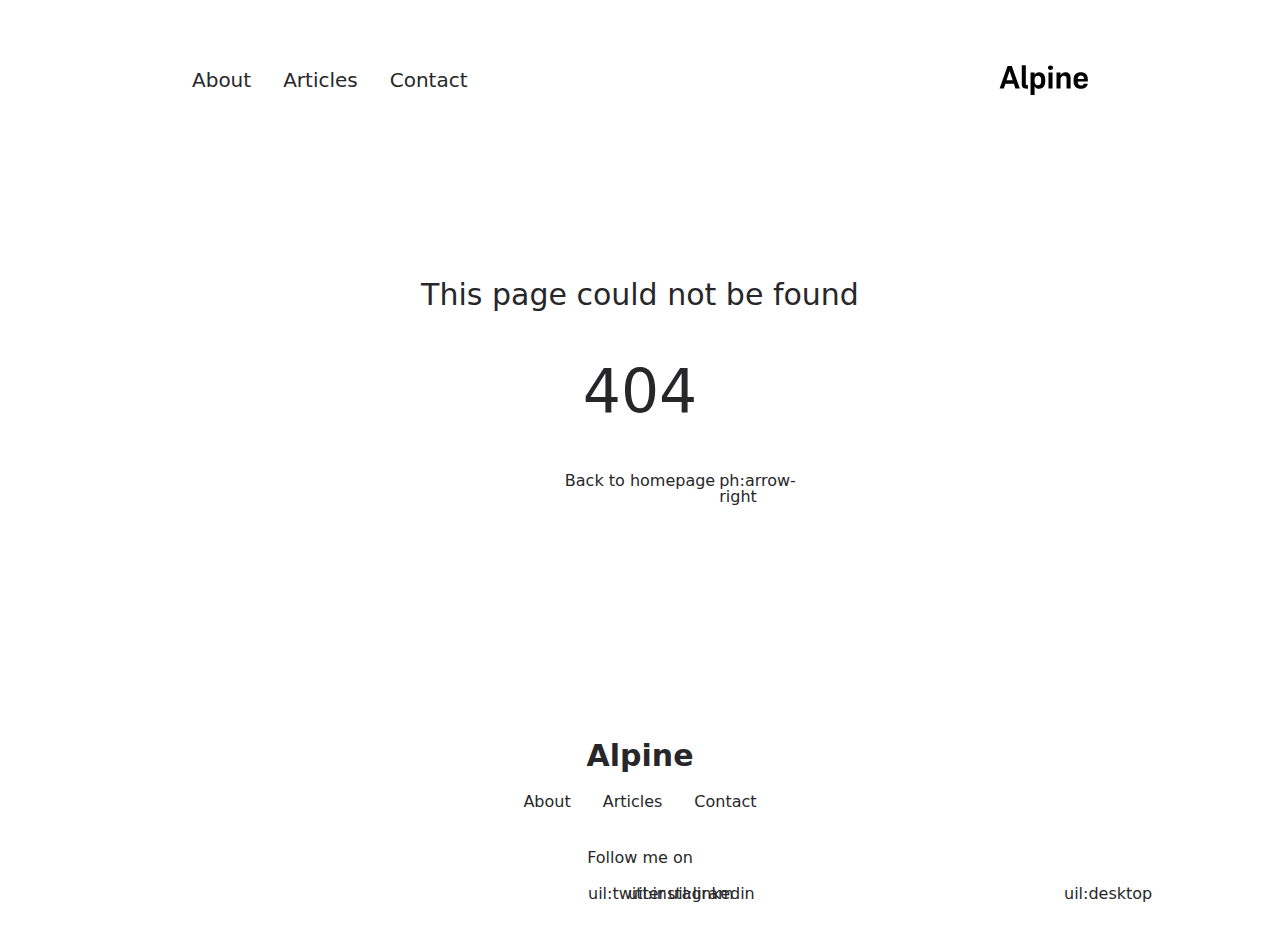
<file: 200.html>
<!DOCTYPE html><html  lang="en"><head><meta charset="utf-8">
<meta name="viewport" content="width=device-width, initial-scale=1">
<link rel="stylesheet" href="/_nuxt/entry.BO5BtMGs.css">
<link rel="modulepreload" as="script" crossorigin href="/_nuxt/0sj_jyWR.js">
<link rel="prefetch" as="style" href="/_nuxt/article.y1e5dj1c.css">
<link rel="prefetch" as="style" href="/_nuxt/ProseA.DyXD2jMe.css">
<link rel="prefetch" as="script" crossorigin href="/_nuxt/DW21ehea.js">
<link rel="prefetch" as="script" crossorigin href="/_nuxt/DoblJUKK.js">
<link rel="prefetch" as="script" crossorigin href="/_nuxt/BcWussCh.js">
<link rel="prefetch" as="script" crossorigin href="/_nuxt/CsMpMxvF.js">
<link rel="prefetch" as="script" crossorigin href="/_nuxt/D2qVaU_t.js">
<link rel="prefetch" as="script" crossorigin href="/_nuxt/JBXPJPaa.js">
<link rel="prefetch" as="style" href="/_nuxt/useStudio.DzA-IoZ4.css">
<link rel="prefetch" as="script" crossorigin href="/_nuxt/CekCK8ys.js">
<link rel="prefetch" as="style" href="/_nuxt/error-404.Bwq3Qtp8.css">
<link rel="prefetch" as="script" crossorigin href="/_nuxt/D9J_jzuW.js">
<link rel="prefetch" as="style" href="/_nuxt/error-500.C69HPPxN.css">
<link rel="prefetch" as="script" crossorigin href="/_nuxt/i2vEiJ3Q.js">
<script type="module" src="/_nuxt/0sj_jyWR.js" crossorigin></script><style id="pinceau-runtime-hydratable">undefined</style><style id="pinceau-theme">@media { :root {--pinceau-mq: initial; --alpine-readableLine: 68ch;--alpine-backdrop-backgroundColor: #f4f4f5b3;--prose-code-inline-padding: 0.2rem 0.375rem 0.2rem 0.375rem;--prose-code-block-backdropFilter: contrast(1);--prose-code-block-border-style: solid;--prose-code-block-border-width: 1px;--prose-tbody-tr-borderBottom-style: dashed;--prose-tbody-tr-borderBottom-width: 1px;--prose-th-textAlign: inherit;--prose-thead-borderBottom-style: solid;--prose-thead-borderBottom-width: 1px;--prose-thead-border-style: solid;--prose-thead-border-width: 0px;--prose-table-textAlign: start;--prose-hr-width: 1px;--prose-hr-style: solid;--prose-li-listStylePosition: outside;--prose-ol-li-markerColor: currentColor;--prose-ol-paddingInlineStart: 21px;--prose-ol-listStyleType: decimal;--prose-ul-li-markerColor: currentColor;--prose-ul-paddingInlineStart: 21px;--prose-ul-listStyleType: disc;--prose-blockquote-border-style: solid;--prose-blockquote-border-width: 4px;--prose-blockquote-quotes: '201C' '201D' '2018' '2019';--prose-blockquote-paddingInlineStart: 24px;--prose-a-code-color-hover: currentColor;--prose-a-code-color-static: currentColor;--prose-a-hasCode-borderBottom: none;--prose-a-border-distance: 2px;--prose-a-border-color-hover: currentColor;--prose-a-border-color-static: currentColor;--prose-a-border-style-hover: solid;--prose-a-border-style-static: dashed;--prose-a-border-width: 1px;--prose-a-color-static: inherit;--prose-a-textDecoration: none;--prose-h6-margin: 3rem 0 2rem;--prose-h5-margin: 3rem 0 2rem;--prose-h4-margin: 3rem 0 2rem;--prose-h3-margin: 3rem 0 2rem;--prose-h2-margin: 3rem 0 2rem;--prose-h1-margin: 0 0 2rem;--prose-p-fontSize: 18px;--typography-lead-loose: 2;--typography-lead-relaxed: 1.625;--typography-lead-normal: 1.5;--typography-lead-snug: 1.375;--typography-lead-tight: 1.25;--typography-lead-none: 1;--typography-lead-10: 2.5rem;--typography-lead-9: 2.25rem;--typography-lead-8: 2rem;--typography-lead-7: 1.75rem;--typography-lead-6: 1.5rem;--typography-lead-5: 1.25rem;--typography-lead-4: 1rem;--typography-lead-3: .75rem;--typography-lead-2: .5rem;--typography-lead-1: .025rem;--typography-fontWeight-black: 900;--typography-fontWeight-extrabold: 800;--typography-fontWeight-bold: 700;--typography-fontWeight-semibold: 600;--typography-fontWeight-medium: 500;--typography-fontWeight-normal: 400;--typography-fontWeight-light: 300;--typography-fontWeight-extralight: 200;--typography-fontWeight-thin: 100;--typography-fontSize-9xl: 128px;--typography-fontSize-8xl: 96px;--typography-fontSize-7xl: 72px;--typography-fontSize-6xl: 60px;--typography-fontSize-5xl: 48px;--typography-fontSize-4xl: 36px;--typography-fontSize-3xl: 30px;--typography-fontSize-2xl: 24px;--typography-fontSize-xl: 20px;--typography-fontSize-lg: 18px;--typography-fontSize-base: 16px;--typography-fontSize-sm: 14px;--typography-fontSize-xs: 12px;--typography-letterSpacing-wide: 0.025em;--typography-letterSpacing-tight: -0.025em;--typography-verticalMargin-base: 24px;--typography-verticalMargin-sm: 16px;--elements-border-secondary-hover: [object Object];--elements-backdrop-background: #fffc;--elements-backdrop-filter: saturate(200%) blur(20px);--elements-container-maxWidth: 64rem;--lead-loose: 2;--lead-relaxed: 1.625;--lead-normal: 1.5;--lead-snug: 1.375;--lead-tight: 1.25;--lead-none: 1;--lead-10: 2.5rem;--lead-9: 2.25rem;--lead-8: 2rem;--lead-7: 1.75rem;--lead-6: 1.5rem;--lead-5: 1.25rem;--lead-4: 1rem;--lead-3: .75rem;--lead-2: .5rem;--lead-1: .025rem;--letterSpacing-widest: 0.1em;--letterSpacing-wider: 0.05em;--letterSpacing-wide: 0.025em;--letterSpacing-normal: 0em;--letterSpacing-tight: -0.025em;--letterSpacing-tighter: -0.05em;--fontSize-9xl: 8rem;--fontSize-8xl: 6rem;--fontSize-7xl: 4.5rem;--fontSize-6xl: 3.75rem;--fontSize-5xl: 3rem;--fontSize-4xl: 2.25rem;--fontSize-3xl: 1.875rem;--fontSize-2xl: 1.5rem;--fontSize-xl: 1.25rem;--fontSize-lg: 1.125rem;--fontSize-base: 1rem;--fontSize-sm: 0.875rem;--fontSize-xs: 0.75rem;--fontWeight-black: 900;--fontWeight-extrabold: 800;--fontWeight-bold: 700;--fontWeight-semibold: 600;--fontWeight-medium: 500;--fontWeight-normal: 400;--fontWeight-light: 300;--fontWeight-extralight: 200;--fontWeight-thin: 100;--font-mono: ui-monospace, SFMono-Regular, Menlo, Monaco, Consolas, Liberation Mono, Courier New, monospace;--font-serif: ui-serif, Georgia, Cambria, Times New Roman, Times, serif;--font-sans: ui-sans-serif, system-ui, -apple-system, BlinkMacSystemFont, Segoe UI, Roboto, Helvetica Neue, Arial, Noto Sans, sans-serif, Apple Color Emoji, Segoe UI Emoji, Segoe UI Symbol, Noto Color Emoji;--opacity-total: 1;--opacity-high: 0.8;--opacity-medium: 0.5;--opacity-soft: 0.3;--opacity-light: 0.15;--opacity-bright: 0.1;--opacity-noOpacity: 0;--borderWidth-lg: 3px;--borderWidth-md: 2px;--borderWidth-sm: 1px;--borderWidth-noBorder: 0;--space-rem-875: 0.875rem;--space-rem-625: 0.625rem;--space-rem-375: 0.375rem;--space-rem-125: 0.125rem;--space-px: 1px;--space-128: 32rem;--space-96: 24rem;--space-80: 20rem;--space-72: 18rem;--space-64: 16rem;--space-60: 15rem;--space-56: 14rem;--space-52: 13rem;--space-48: 12rem;--space-44: 11rem;--space-40: 10rem;--space-36: 9rem;--space-32: 8rem;--space-28: 7rem;--space-24: 6rem;--space-20: 5rem;--space-16: 4rem;--space-14: 3.5rem;--space-12: 3rem;--space-11: 2.75rem;--space-10: 2.5rem;--space-9: 2.25rem;--space-8: 2rem;--space-7: 1.75rem;--space-6: 1.5rem;--space-5: 1.25rem;--space-4: 1rem;--space-3: 0.75rem;--space-2: 0.5rem;--space-1: 0.25rem;--space-0: 0px;--size-full: 100%;--size-7xl: 80rem;--size-6xl: 72rem;--size-5xl: 64rem;--size-4xl: 56rem;--size-3xl: 48rem;--size-2xl: 42rem;--size-xl: 36rem;--size-lg: 32rem;--size-md: 28rem;--size-sm: 24rem;--size-xs: 20rem;--size-200: 200px;--size-104: 104px;--size-80: 80px;--size-64: 64px;--size-56: 56px;--size-48: 48px;--size-40: 40px;--size-32: 32px;--size-24: 24px;--size-20: 20px;--size-16: 16px;--size-12: 12px;--size-8: 8px;--size-6: 6px;--size-4: 4px;--size-2: 2px;--size-0: 0px;--radii-full: 9999px;--radii-3xl: 1.75rem;--radii-2xl: 1.5rem;--radii-xl: 1rem;--radii-lg: 0.75rem;--radii-md: 0.5rem;--radii-sm: 0.375rem;--radii-xs: 0.25rem;--radii-2xs: 0.125rem;--radii-none: 0px;--shadow-none: 0px 0px 0px 0px transparent;--shadow-lg: 0px 10px 15px -3px #000000, 0px 4px 6px -4px #000000;--shadow-md: 0px 4px 6px -1px #000000, 0px 2px 4px -2px #000000;--shadow-sm: 0px 1px 3px 0px #000000, 0px 1px 2px -1px #000000;--shadow-xs: 0px 1px 2px 0px #000000;--height-screen: 100vh;--width-screen: 100vw;--color-primary-900: #002e38;--color-primary-800: #005c70;--color-primary-700: #008aa9;--color-primary-600: #00b9e1;--color-primary-500: #1ad6ff;--color-primary-400: #40ddff;--color-primary-300: #66e4ff;--color-primary-200: #8deaff;--color-primary-100: #b3f1ff;--color-primary-50: #d9f8ff;--color-ruby-900: #380011;--color-ruby-800: #700021;--color-ruby-700: #a90032;--color-ruby-600: #e10043;--color-ruby-500: #ff1a5e;--color-ruby-400: #ff4079;--color-ruby-300: #ff6694;--color-ruby-200: #ff8dae;--color-ruby-100: #ffb3c9;--color-ruby-50: #ffd9e4;--color-pink-900: #380025;--color-pink-800: #70004b;--color-pink-700: #a90070;--color-pink-600: #e10095;--color-pink-500: #ff1ab2;--color-pink-400: #ff40bf;--color-pink-300: #ff66cc;--color-pink-200: #ff8dd8;--color-pink-100: #ffb3e5;--color-pink-50: #ffd9f2;--color-purple-900: #190038;--color-purple-800: #330070;--color-purple-700: #4c00a9;--color-purple-600: #6500e1;--color-purple-500: #811aff;--color-purple-400: #9640ff;--color-purple-300: #ab66ff;--color-purple-200: #c08dff;--color-purple-100: #d5b3ff;--color-purple-50: #ead9ff;--color-royalblue-900: #0b0531;--color-royalblue-800: #160a62;--color-royalblue-700: #211093;--color-royalblue-600: #2c15c4;--color-royalblue-500: #4127e8;--color-royalblue-400: #614bec;--color-royalblue-300: #806ff0;--color-royalblue-200: #a093f3;--color-royalblue-100: #c0b7f7;--color-royalblue-50: #dfdbfb;--color-indigoblue-900: #001238;--color-indigoblue-800: #002370;--color-indigoblue-700: #0035a9;--color-indigoblue-600: #0047e1;--color-indigoblue-500: #1a62ff;--color-indigoblue-400: #407cff;--color-indigoblue-300: #6696ff;--color-indigoblue-200: #8db0ff;--color-indigoblue-100: #b3cbff;--color-indigoblue-50: #d9e5ff;--color-blue-900: #002438;--color-blue-800: #004870;--color-blue-700: #006ca9;--color-blue-600: #0090e1;--color-blue-500: #1aadff;--color-blue-400: #40bbff;--color-blue-300: #66c8ff;--color-blue-200: #8dd6ff;--color-blue-100: #b3e4ff;--color-blue-50: #d9f1ff;--color-lightblue-900: #002e38;--color-lightblue-800: #005c70;--color-lightblue-700: #008aa9;--color-lightblue-600: #00b9e1;--color-lightblue-500: #1ad6ff;--color-lightblue-400: #40ddff;--color-lightblue-300: #66e4ff;--color-lightblue-200: #8deaff;--color-lightblue-100: #b3f1ff;--color-lightblue-50: #d9f8ff;--color-teal-900: #062a28;--color-teal-800: #0b544f;--color-teal-700: #117d77;--color-teal-600: #16a79e;--color-teal-500: #1cd1c6;--color-teal-400: #36e4da;--color-teal-300: #5fe9e1;--color-teal-200: #87efe9;--color-teal-100: #aff4f0;--color-teal-50: #d7faf8;--color-pear-900: #2a2b09;--color-pear-800: #545512;--color-pear-700: #7e801b;--color-pear-600: #a8aa24;--color-pear-500: #d0d32f;--color-pear-400: #d8da52;--color-pear-300: #e0e274;--color-pear-200: #e8e997;--color-pear-100: #eff0ba;--color-pear-50: #f7f8dc;--color-red-900: #380300;--color-red-800: #700700;--color-red-700: #a90a00;--color-red-600: #e10e00;--color-red-500: #ff281a;--color-red-400: #ff4c40;--color-red-300: #ff7066;--color-red-200: #ff948d;--color-red-100: #ffb7b3;--color-red-50: #ffdbd9;--color-orange-900: #381800;--color-orange-800: #702f00;--color-orange-700: #a94700;--color-orange-600: #e15e00;--color-orange-500: #ff7a1a;--color-orange-400: #ff9040;--color-orange-300: #ffa666;--color-orange-200: #ffbd8d;--color-orange-100: #ffd3b3;--color-orange-50: #ffe9d9;--color-yellow-900: #362b03;--color-yellow-800: #6d5605;--color-yellow-700: #a38108;--color-yellow-600: #daac0a;--color-yellow-500: #f5c828;--color-yellow-400: #f7d14c;--color-yellow-300: #f8da70;--color-yellow-200: #fae393;--color-yellow-100: #fcedb7;--color-yellow-50: #fdf6db;--color-green-900: #003f25;--color-green-800: #005e38;--color-green-700: #007e4a;--color-green-600: #009d5d;--color-green-500: #00bd6f;--color-green-400: #00dc82;--color-green-300: #30ffaa;--color-green-200: #83ffcc;--color-green-100: #acffdd;--color-green-50: #d6ffee;--color-gray-900: #18181B;--color-gray-800: #27272A;--color-gray-700: #3f3f46;--color-gray-600: #52525B;--color-gray-500: #71717A;--color-gray-400: #a1a1aa;--color-gray-300: #D4d4d8;--color-gray-200: #e4e4e7;--color-gray-100: #f4f4f5;--color-gray-50: #fafafa;--color-black: #0c0c0d;--color-white: #FFFFFF;--media-portrait: only screen and (orientation: portrait);--media-landscape: only screen and (orientation: landscape);--media-rm: (prefers-reduced-motion: reduce);--media-2xl: (min-width: 1536px);--media-xl: (min-width: 1280px);--media-lg: (min-width: 1024px);--media-md: (min-width: 768px);--media-sm: (min-width: 640px);--media-xs: (min-width: 475px);--alpine-body-color: var(--color-gray-800);--alpine-body-backgroundColor: var(--color-white);--prose-code-inline-fontWeight: var(--typography-fontWeight-normal);--prose-code-inline-fontSize: var(--typography-fontSize-sm);--prose-code-inline-borderRadius: var(--radii-xs);--prose-code-block-pre-padding: var(--typography-verticalMargin-sm);--prose-code-block-margin: var(--typography-verticalMargin-base) 0;--prose-code-block-fontSize: var(--typography-fontSize-sm);--prose-tbody-code-inline-fontSize: var(--typography-fontSize-sm);--prose-tbody-td-padding: var(--typography-verticalMargin-sm);--prose-th-fontWeight: var(--typography-fontWeight-semibold);--prose-th-padding: 0 var(--typography-verticalMargin-sm) var(--typography-verticalMargin-sm) var(--typography-verticalMargin-sm);--prose-table-lineHeight: var(--typography-lead-6);--prose-table-fontSize: var(--typography-fontSize-sm);--prose-table-margin: var(--typography-verticalMargin-base) 0;--prose-hr-margin: var(--typography-verticalMargin-base) 0;--prose-li-margin: var(--typography-verticalMargin-sm) 0;--prose-ol-margin: var(--typography-verticalMargin-base) 0;--prose-ul-margin: var(--typography-verticalMargin-base) 0;--prose-blockquote-margin: var(--typography-verticalMargin-base) 0;--prose-a-code-border-style: var(--prose-a-border-style-static);--prose-a-code-border-width: var(--prose-a-border-width);--prose-a-fontWeight: var(--typography-fontWeight-medium);--prose-img-margin: var(--typography-verticalMargin-base) 0;--prose-strong-fontWeight: var(--typography-fontWeight-semibold);--prose-h6-iconSize: var(--typography-fontSize-base);--prose-h6-fontWeight: var(--typography-fontWeight-semibold);--prose-h6-lineHeight: var(--typography-lead-normal);--prose-h6-fontSize: var(--typography-fontSize-lg);--prose-h5-iconSize: var(--typography-fontSize-lg);--prose-h5-fontWeight: var(--typography-fontWeight-semibold);--prose-h5-lineHeight: var(--typography-lead-snug);--prose-h5-fontSize: var(--typography-fontSize-xl);--prose-h4-iconSize: var(--typography-fontSize-lg);--prose-h4-letterSpacing: var(--typography-letterSpacing-tight);--prose-h4-fontWeight: var(--typography-fontWeight-semibold);--prose-h4-lineHeight: var(--typography-lead-snug);--prose-h4-fontSize: var(--typography-fontSize-2xl);--prose-h3-iconSize: var(--typography-fontSize-xl);--prose-h3-letterSpacing: var(--typography-letterSpacing-tight);--prose-h3-fontWeight: var(--typography-fontWeight-semibold);--prose-h3-lineHeight: var(--typography-lead-snug);--prose-h3-fontSize: var(--typography-fontSize-3xl);--prose-h2-iconSize: var(--typography-fontSize-2xl);--prose-h2-letterSpacing: var(--typography-letterSpacing-tight);--prose-h2-fontWeight: var(--typography-fontWeight-semibold);--prose-h2-lineHeight: var(--typography-lead-tight);--prose-h2-fontSize: var(--typography-fontSize-4xl);--prose-h1-iconSize: var(--typography-fontSize-3xl);--prose-h1-letterSpacing: var(--typography-letterSpacing-tight);--prose-h1-fontWeight: var(--typography-fontWeight-bold);--prose-h1-lineHeight: var(--typography-lead-tight);--prose-h1-fontSize: var(--typography-fontSize-5xl);--prose-p-br-margin: var(--typography-verticalMargin-base) 0 0 0;--prose-p-margin: var(--typography-verticalMargin-base) 0;--prose-p-lineHeight: var(--typography-lead-normal);--typography-color-primary-900: var(--color-primary-900);--typography-color-primary-800: var(--color-primary-800);--typography-color-primary-700: var(--color-primary-700);--typography-color-primary-600: var(--color-primary-600);--typography-color-primary-500: var(--color-primary-500);--typography-color-primary-400: var(--color-primary-400);--typography-color-primary-300: var(--color-primary-300);--typography-color-primary-200: var(--color-primary-200);--typography-color-primary-100: var(--color-primary-100);--typography-color-primary-50: var(--color-primary-50);--typography-font-code: var(--font-mono);--typography-font-body: var(--font-sans);--typography-font-display: var(--font-sans);--typography-body-backgroundColor: var(--color-white);--typography-body-color: var(--color-black);--elements-state-danger-borderColor-secondary: var(--color-red-200);--elements-state-danger-borderColor-primary: var(--color-red-100);--elements-state-danger-backgroundColor-secondary: var(--color-red-100);--elements-state-danger-backgroundColor-primary: var(--color-red-50);--elements-state-danger-color-secondary: var(--color-red-600);--elements-state-danger-color-primary: var(--color-red-500);--elements-state-warning-borderColor-secondary: var(--color-yellow-200);--elements-state-warning-borderColor-primary: var(--color-yellow-100);--elements-state-warning-backgroundColor-secondary: var(--color-yellow-100);--elements-state-warning-backgroundColor-primary: var(--color-yellow-50);--elements-state-warning-color-secondary: var(--color-yellow-700);--elements-state-warning-color-primary: var(--color-yellow-600);--elements-state-success-borderColor-secondary: var(--color-green-200);--elements-state-success-borderColor-primary: var(--color-green-100);--elements-state-success-backgroundColor-secondary: var(--color-green-100);--elements-state-success-backgroundColor-primary: var(--color-green-50);--elements-state-success-color-secondary: var(--color-green-600);--elements-state-success-color-primary: var(--color-green-500);--elements-state-info-borderColor-secondary: var(--color-blue-200);--elements-state-info-borderColor-primary: var(--color-blue-100);--elements-state-info-backgroundColor-secondary: var(--color-blue-100);--elements-state-info-backgroundColor-primary: var(--color-blue-50);--elements-state-info-color-secondary: var(--color-blue-600);--elements-state-info-color-primary: var(--color-blue-500);--elements-state-primary-borderColor-secondary: var(--color-primary-200);--elements-state-primary-borderColor-primary: var(--color-primary-100);--elements-state-primary-backgroundColor-secondary: var(--color-primary-100);--elements-state-primary-backgroundColor-primary: var(--color-primary-50);--elements-state-primary-color-secondary: var(--color-primary-700);--elements-state-primary-color-primary: var(--color-primary-600);--elements-surface-secondary-backgroundColor: var(--color-gray-200);--elements-surface-primary-backgroundColor: var(--color-gray-100);--elements-surface-background-base: var(--color-gray-100);--elements-border-secondary-static: var(--color-gray-200);--elements-border-primary-hover: var(--color-gray-200);--elements-border-primary-static: var(--color-gray-100);--elements-container-padding-md: var(--space-16);--elements-container-padding-sm: var(--space-12);--elements-container-padding-xs: var(--space-8);--elements-container-padding-mobile: var(--space-6);--elements-text-secondary-color-hover: var(--color-gray-700);--elements-text-secondary-color-static: var(--color-gray-500);--elements-text-primary-color-static: var(--color-gray-900);--text-6xl-lineHeight: var(--lead-none);--text-6xl-fontSize: var(--fontSize-6xl);--text-5xl-lineHeight: var(--lead-none);--text-5xl-fontSize: var(--fontSize-5xl);--text-4xl-lineHeight: var(--lead-10);--text-4xl-fontSize: var(--fontSize-4xl);--text-3xl-lineHeight: var(--lead-9);--text-3xl-fontSize: var(--fontSize-3xl);--text-2xl-lineHeight: var(--lead-8);--text-2xl-fontSize: var(--fontSize-2xl);--text-xl-lineHeight: var(--lead-7);--text-xl-fontSize: var(--fontSize-xl);--text-lg-lineHeight: var(--lead-7);--text-lg-fontSize: var(--fontSize-lg);--text-base-lineHeight: var(--lead-6);--text-base-fontSize: var(--fontSize-base);--text-sm-lineHeight: var(--lead-5);--text-sm-fontSize: var(--fontSize-sm);--text-xs-lineHeight: var(--lead-4);--text-xs-fontSize: var(--fontSize-xs);--shadow-2xl: 0px 25px 50px -12px var(--color-gray-900);--shadow-xl: 0px 20px 25px -5px var(--color-gray-400), 0px 8px 10px -6px #000000;--color-secondary-900: var(--color-gray-900);--color-secondary-800: var(--color-gray-800);--color-secondary-700: var(--color-gray-700);--color-secondary-600: var(--color-gray-600);--color-secondary-500: var(--color-gray-500);--color-secondary-400: var(--color-gray-400);--color-secondary-300: var(--color-gray-300);--color-secondary-200: var(--color-gray-200);--color-secondary-100: var(--color-gray-100);--color-secondary-50: var(--color-gray-50);--prose-a-code-background-hover: var(--typography-color-primary-50);--prose-a-code-border-color-hover: var(--typography-color-primary-500);--prose-a-color-hover: var(--typography-color-primary-500);--typography-color-secondary-900: var(--color-secondary-900);--typography-color-secondary-800: var(--color-secondary-800);--typography-color-secondary-700: var(--color-secondary-700);--typography-color-secondary-600: var(--color-secondary-600);--typography-color-secondary-500: var(--color-secondary-500);--typography-color-secondary-400: var(--color-secondary-400);--typography-color-secondary-300: var(--color-secondary-300);--typography-color-secondary-200: var(--color-secondary-200);--typography-color-secondary-100: var(--color-secondary-100);--typography-color-secondary-50: var(--color-secondary-50);--prose-code-inline-backgroundColor: var(--typography-color-secondary-100);--prose-code-inline-color: var(--typography-color-secondary-700);--prose-code-block-backgroundColor: var(--typography-color-secondary-100);--prose-code-block-color: var(--typography-color-secondary-700);--prose-code-block-border-color: var(--typography-color-secondary-200);--prose-tbody-tr-borderBottom-color: var(--typography-color-secondary-200);--prose-th-color: var(--typography-color-secondary-600);--prose-thead-borderBottom-color: var(--typography-color-secondary-200);--prose-thead-border-color: var(--typography-color-secondary-300);--prose-hr-color: var(--typography-color-secondary-200);--prose-blockquote-border-color: var(--typography-color-secondary-200);--prose-blockquote-color: var(--typography-color-secondary-500);--prose-a-code-border-color-static: var(--typography-color-secondary-400); } }@media { :root.dark {--pinceau-mq: dark; --alpine-backdrop-backgroundColor: #18181bb3;--prose-code-block-backdropFilter: contrast(1);--prose-ol-li-markerColor: currentColor;--prose-ul-li-markerColor: currentColor;--prose-a-code-color-hover: currentColor;--prose-a-code-color-static: currentColor;--prose-a-border-color-hover: currentColor;--prose-a-border-color-static: currentColor;--prose-a-color-static: inherit;--elements-backdrop-background: #0c0d0ccc;--alpine-body-color: var(--color-gray-200);--alpine-body-backgroundColor: var(--color-black);--typography-body-backgroundColor: var(--color-black);--typography-body-color: var(--color-white);--elements-state-danger-borderColor-secondary: var(--color-red-700);--elements-state-danger-borderColor-primary: var(--color-red-800);--elements-state-danger-backgroundColor-secondary: var(--color-red-800);--elements-state-danger-backgroundColor-primary: var(--color-red-900);--elements-state-danger-color-secondary: var(--color-red-200);--elements-state-danger-color-primary: var(--color-red-300);--elements-state-warning-borderColor-secondary: var(--color-yellow-700);--elements-state-warning-borderColor-primary: var(--color-yellow-800);--elements-state-warning-backgroundColor-secondary: var(--color-yellow-800);--elements-state-warning-backgroundColor-primary: var(--color-yellow-900);--elements-state-warning-color-secondary: var(--color-yellow-200);--elements-state-warning-color-primary: var(--color-yellow-400);--elements-state-success-borderColor-secondary: var(--color-green-700);--elements-state-success-borderColor-primary: var(--color-green-800);--elements-state-success-backgroundColor-secondary: var(--color-green-800);--elements-state-success-backgroundColor-primary: var(--color-green-900);--elements-state-success-color-secondary: var(--color-green-200);--elements-state-success-color-primary: var(--color-green-400);--elements-state-info-borderColor-secondary: var(--color-blue-700);--elements-state-info-borderColor-primary: var(--color-blue-800);--elements-state-info-backgroundColor-secondary: var(--color-blue-800);--elements-state-info-backgroundColor-primary: var(--color-blue-900);--elements-state-info-color-secondary: var(--color-blue-200);--elements-state-info-color-primary: var(--color-blue-400);--elements-state-primary-borderColor-secondary: var(--color-primary-700);--elements-state-primary-borderColor-primary: var(--color-primary-800);--elements-state-primary-backgroundColor-secondary: var(--color-primary-800);--elements-state-primary-backgroundColor-primary: var(--color-primary-900);--elements-state-primary-color-secondary: var(--color-primary-200);--elements-state-primary-color-primary: var(--color-primary-400);--elements-surface-secondary-backgroundColor: var(--color-gray-800);--elements-surface-primary-backgroundColor: var(--color-gray-900);--elements-surface-background-base: var(--color-gray-900);--elements-border-secondary-static: var(--color-gray-800);--elements-border-primary-hover: var(--color-gray-800);--elements-border-primary-static: var(--color-gray-900);--elements-text-secondary-color-hover: var(--color-gray-200);--elements-text-secondary-color-static: var(--color-gray-400);--elements-text-primary-color-static: var(--color-gray-50);--prose-a-code-background-hover: var(--typography-color-primary-900);--prose-a-code-border-color-hover: var(--typography-color-primary-600);--prose-a-color-hover: var(--typography-color-primary-400);--prose-code-inline-backgroundColor: var(--typography-color-secondary-800);--prose-code-inline-color: var(--typography-color-secondary-200);--prose-code-block-backgroundColor: var(--typography-color-secondary-900);--prose-code-block-color: var(--typography-color-secondary-200);--prose-code-block-border-color: var(--typography-color-secondary-800);--prose-tbody-tr-borderBottom-color: var(--typography-color-secondary-800);--prose-th-color: var(--typography-color-secondary-400);--prose-thead-borderBottom-color: var(--typography-color-secondary-800);--prose-thead-border-color: var(--typography-color-secondary-600);--prose-hr-color: var(--typography-color-secondary-800);--prose-blockquote-border-color: var(--typography-color-secondary-700);--prose-blockquote-color: var(--typography-color-secondary-400);--prose-a-code-border-color-static: var(--typography-color-secondary-600); } }</style><script>"use strict";(()=>{const a=window,e=document.documentElement,c=window.localStorage,d=["dark","light"],n=c&&c.getItem&&c.getItem("nuxt-color-mode")||"system";let l=n==="system"?f():n;const i=e.getAttribute("data-color-mode-forced");i&&(l=i),r(l),a["__NUXT_COLOR_MODE__"]={preference:n,value:l,getColorScheme:f,addColorScheme:r,removeColorScheme:u};function r(o){const t=""+o+"",s="";e.classList?e.classList.add(t):e.className+=" "+t,s&&e.setAttribute("data-"+s,o)}function u(o){const t=""+o+"",s="";e.classList?e.classList.remove(t):e.className=e.className.replace(new RegExp(t,"g"),""),s&&e.removeAttribute("data-"+s)}function m(o){return a.matchMedia("(prefers-color-scheme"+o+")")}function f(){if(a.matchMedia&&m("").media!=="not all"){for(const o of d)if(m(":"+o).matches)return o}return"light"}})();
</script></head><body><div id="__nuxt"></div><div id="teleports"></div><script type="application/json" id="__NUXT_DATA__" data-ssr="false">[{"_errors":1,"serverRendered":2,"data":3,"state":4,"once":5},{},false,{},{},["Set"]]</script>
<script>window.__NUXT__={};window.__NUXT__.config={public:{FORMSPREE_URL:"",plausible:{hashMode:false,trackLocalhost:false,domain:"",apiHost:"https://plausible.io",autoPageviews:true,autoOutboundTracking:false},studio:{apiURL:"https://api.nuxt.studio",iframeMessagingAllowedOrigins:""},mdc:{components:{prose:true,map:{p:"prose-p",a:"prose-a",blockquote:"prose-blockquote","code-inline":"prose-code-inline",code:"ProseCodeInline",em:"prose-em",h1:"prose-h1",h2:"prose-h2",h3:"prose-h3",h4:"prose-h4",h5:"prose-h5",h6:"prose-h6",hr:"prose-hr",img:"prose-img",ul:"prose-ul",ol:"prose-ol",li:"prose-li",strong:"prose-strong",table:"prose-table",thead:"prose-thead",tbody:"prose-tbody",td:"prose-td",th:"prose-th",tr:"prose-tr"}},headings:{anchorLinks:{h1:false,h2:true,h3:true,h4:true,h5:false,h6:false}}},content:{locales:[],defaultLocale:"",integrity:1713904949978,experimental:{stripQueryParameters:false,advanceQuery:false,clientDB:false},respectPathCase:false,api:{baseURL:"/api/_content"},navigation:{fields:["navTitle","layout"]},tags:{p:"prose-p",a:"prose-a",blockquote:"prose-blockquote","code-inline":"prose-code-inline",code:"ProseCodeInline",em:"prose-em",h1:"prose-h1",h2:"prose-h2",h3:"prose-h3",h4:"prose-h4",h5:"prose-h5",h6:"prose-h6",hr:"prose-hr",img:"prose-img",ul:"prose-ul",ol:"prose-ol",li:"prose-li",strong:"prose-strong",table:"prose-table",thead:"prose-thead",tbody:"prose-tbody",td:"prose-td",th:"prose-th",tr:"prose-tr"},highlight:{theme:{default:"github-light",dark:"github-dark"},preload:["json","js","ts","html","css","vue","diff","shell","markdown","yaml","bash","ini","c","cpp"],highlighter:"shiki",langs:["js","jsx","json","ts","tsx","vue","css","html","vue","bash","md","mdc","yaml","json","js","ts","html","css","vue","diff","shell","markdown","yaml","bash","ini","c","cpp"]},wsUrl:"",documentDriven:{page:true,navigation:true,surround:true,globals:{},layoutFallbacks:["theme"],injectPage:true},host:"",trailingSlash:false,search:"",contentHead:true,anchorLinks:{depth:4,exclude:[1]}}},app:{baseURL:"/",buildAssetsDir:"/_nuxt/",cdnURL:""}}</script></body></html>
</file>
<file: _nuxt/entry.BO5BtMGs.css>
body{background-color:var(--alpine-body-backgroundColor);color:var(--alpine-body-color)}.light-img{display:block}.dark-img{display:none}@media (prefers-color-scheme:dark){html:not(.light) .dark-img{display:block}html:not(.light) .light-img{display:none}}html.dark .dark-img{display:block}html.dark .light-img{display:none}html{-webkit-font-smoothing:antialiased;-moz-osx-font-smoothing:grayscale}.sr-only{height:1px!important;margin:-1px!important;overflow:hidden!important;padding:0!important;position:absolute!important;width:1px!important;clip:rect(0,0,0,0)!important;border:0!important;white-space:nowrap!important}*,:after,:before{border:0 solid #e5e7eb;border-color:var(--un-default-border-color,#e5e7eb);box-sizing:border-box}:after,:before{--un-content:""}:host,html{line-height:1.5;-webkit-text-size-adjust:100%;font-family:ui-sans-serif,system-ui,sans-serif,Apple Color Emoji,Segoe UI Emoji,Segoe UI Symbol,Noto Color Emoji;font-feature-settings:normal;font-variation-settings:normal;-moz-tab-size:4;-o-tab-size:4;tab-size:4;-webkit-tap-highlight-color:transparent}body{line-height:inherit;margin:0}hr{border-top-width:1px;color:inherit;height:0}abbr:where([title]){-webkit-text-decoration:underline dotted;text-decoration:underline dotted}h1,h2,h3,h4,h5,h6{font-size:inherit;font-weight:inherit}a{color:inherit;text-decoration:inherit}b,strong{font-weight:bolder}code,kbd,pre,samp{font-family:ui-monospace,SFMono-Regular,Menlo,Monaco,Consolas,Liberation Mono,Courier New,monospace;font-feature-settings:normal;font-size:1em;font-variation-settings:normal}small{font-size:80%}sub,sup{font-size:75%;line-height:0;position:relative;vertical-align:baseline}sub{bottom:-.25em}sup{top:-.5em}table{border-collapse:collapse;border-color:inherit;text-indent:0}button,input,optgroup,select,textarea{color:inherit;font-family:inherit;font-feature-settings:inherit;font-size:100%;font-variation-settings:inherit;font-weight:inherit;line-height:inherit;margin:0;padding:0}button,select{text-transform:none}[type=button],[type=reset],[type=submit],button{-webkit-appearance:button;background-color:transparent;background-image:none}:-moz-focusring{outline:auto}:-moz-ui-invalid{box-shadow:none}progress{vertical-align:baseline}::-webkit-inner-spin-button,::-webkit-outer-spin-button{height:auto}[type=search]{-webkit-appearance:textfield;outline-offset:-2px}::-webkit-search-decoration{-webkit-appearance:none}::-webkit-file-upload-button{-webkit-appearance:button;font:inherit}summary{display:list-item}blockquote,dd,dl,figure,h1,h2,h3,h4,h5,h6,hr,p,pre{margin:0}fieldset{margin:0}fieldset,legend{padding:0}menu,ol,ul{list-style:none;margin:0;padding:0}dialog{padding:0}textarea{resize:vertical}input::-moz-placeholder,textarea::-moz-placeholder{color:#9ca3af;opacity:1}input::placeholder,textarea::placeholder{color:#9ca3af;opacity:1}[role=button],button{cursor:pointer}:disabled{cursor:default}audio,canvas,embed,iframe,img,object,svg,video{display:block;vertical-align:middle}img,video{height:auto;max-width:100%}[hidden]{display:none}.nuxt-progress{background:repeating-linear-gradient(90deg,#00dc82 0,#34cdfe 50%,#0047e1);left:0;opacity:1;position:fixed;right:0;top:0;transition:width .1s,height .4s,opacity .4s;width:0;z-index:999999}nav ul[data-v-b686244c]{display:flex;flex-direction:column;gap:var(--space-4);justify-content:center;width:100%}@media (min-width:640px){nav ul[data-v-b686244c]{flex-direction:row;gap:var(--space-8)}}nav ul a[data-v-b686244c]{position:relative}nav ul a.router-link-active[data-v-b686244c]{color:var(--color-primary-500)}nav ul a .underline-fx[data-v-b686244c]{background-color:currentColor;bottom:-4px;height:1px;position:absolute;transition:width .2s ease-in-out;width:0}a[data-v-b686244c]:hover :is(nav ul a .underline-fx):is(nav ul a .underline-fx){width:100%}header[data-v-9ab7bd13]{--header-padding:var(--space-16);--logo-height:var(--space-8);align-items:center;display:grid;gap:var(--space-4);grid-template-columns:repeat(12,minmax(0,1fr));padding-bottom:var(--header-padding);padding-top:var(--header-padding);position:relative}header .menu[data-v-9ab7bd13]{display:flex;position:absolute}header .menu[data-v-9ab7bd13] :hover{color:var(--color-primary-500)}.left[data-v-9ab7bd13] :is(header .menu):is(header .menu){right:0}@media (min-width:640px){header .menu[data-v-9ab7bd13]{display:none}}header .overlay[data-v-9ab7bd13]{-webkit-backdrop-filter:blur(20px);backdrop-filter:blur(20px);background-color:var(--alpine-backdrop-backgroundColor);border:1px solid var(--color-gray-200);border-radius:var(--radii-md);font-size:var(--text-lg-fontSize);font-weight:var(--fontWeight-medium);line-height:var(--text-lg-lineHeight);padding:var(--space-6);padding-right:var(--space-24);perspective:2000px;position:absolute;top:calc(var(--header-padding) + var(--logo-height) + var(--space-2));transform-origin:top;transition:all .25s;will-change:opacity,transform}header .overlay[data-v-9ab7bd13]:not(.show){opacity:0;transform:translateY(-10px) rotateY(-8deg) rotateX(-20deg)}.left[data-v-9ab7bd13] :is(header .overlay:not(.show)):is(header .overlay:not(.show)){transform:translateY(-10px) rotateY(8deg) rotateX(-20deg)}header .overlay[data-v-9ab7bd13]:not(.show){pointer-events:none}.left[data-v-9ab7bd13] :is(header .overlay):is(header .overlay){padding:var(--space-6);padding-left:var(--space-16);right:0;text-align:right}@media (min-width:640px){header .overlay[data-v-9ab7bd13]{display:none}}:root.dark header .overlay[data-v-9ab7bd13]{border-color:var(--color-gray-800)}header .logo[data-v-9ab7bd13]{display:flex;grid-column:span 12/span 12;height:var(--logo-height)}header .logo a[data-v-9ab7bd13]{display:flex}.center[data-v-9ab7bd13] :is(header .logo):is(header .logo){grid-column:span 12/span 12;justify-content:center}.right[data-v-9ab7bd13] :is(header .logo):is(header .logo){justify-content:flex-end}@media (min-width:640px){header .logo[data-v-9ab7bd13]{grid-column:span 4/span 4;grid-column-start:auto}.right[data-v-9ab7bd13] :is(header .logo):is(header .logo){order:2}}header .logo .fallback[data-v-9ab7bd13]{font-size:var(--text-2xl-fontSize);font-weight:var(--fontWeight-semibold);line-height:var(--text-2xl-lineHeight)}header .main-nav[data-v-9ab7bd13]{display:none}@media (min-width:640px){header .main-nav[data-v-9ab7bd13]{display:flex;font-size:var(--text-xl-fontSize);font-weight:var(--fontWeight-medium);grid-column:span 8/span 8;line-height:var(--text-xl-lineHeight)}.center[data-v-9ab7bd13] :is(header .main-nav):is(header .main-nav){grid-column:span 12/span 12;justify-content:center}.right[data-v-9ab7bd13] :is(header .main-nav):is(header .main-nav){justify-content:flex-start}.left[data-v-9ab7bd13] :is(header .main-nav):is(header .main-nav){justify-content:flex-end}}.icon[data-v-88a9f04a]{display:inline-block;vertical-align:middle}a[data-v-3321c6be]{--social-icon-size:24px;display:flex;height:24px;height:var(--social-icon-size);width:24px;width:var(--social-icon-size)}a[data-v-3321c6be] :hover{color:var(--color-primary-500)}a svg[data-v-3321c6be]{height:100%;width:100%}button[data-v-98f7bfa1]{display:flex;--color-mode-switcher-size:24px;height:24px;height:var(--color-mode-switcher-size);width:24px;width:var(--color-mode-switcher-size)}button[data-v-98f7bfa1] :hover{color:var(--color-primary-500)}button svg[data-v-98f7bfa1]{height:100%;width:100%}footer[data-v-728bb487]{align-items:center;display:flex;flex-direction:column;margin-top:var(--space-24);padding-bottom:var(--space-8);padding-top:var(--space-8)}footer.left[data-v-728bb487]{align-items:flex-start}footer.right[data-v-728bb487]{align-items:flex-end}@media (min-width:768px){footer[data-v-728bb487]{min-height:var(--space-36)}}footer .credits[data-v-728bb487]{font-size:var(--text-3xl-fontSize);font-weight:var(--fontWeight-bold);line-height:var(--text-3xl-lineHeight);margin-bottom:var(--space-4)}footer .navigation[data-v-728bb487]{display:none}@media (min-width:640px){footer .navigation[data-v-728bb487]{display:flex;font-size:var(--text-base-fontSize);font-weight:var(--fontWeight-medium);line-height:var(--text-base-lineHeight);margin-bottom:var(--space-8)}}footer .message[data-v-728bb487]{margin-bottom:var(--space-4);text-align:center}footer .icons[data-v-728bb487]{display:grid;gap:var(--space-4);grid-template-columns:repeat(12,minmax(0,1fr));width:100%}.left[data-v-728bb487] :is(footer .icons):is(footer .icons){align-items:center;display:flex;justify-content:space-between}.right[data-v-728bb487] :is(footer .icons):is(footer .icons){align-items:center;display:flex;flex-direction:row-reverse;justify-content:space-between}footer .icons .social[data-v-728bb487]{display:flex;gap:var(--space-4);grid-column:span 12/span 12;justify-content:center}@media (min-width:475px){footer .icons .social[data-v-728bb487]{grid-column:span 4/span 4;grid-column-start:5}}footer .icons .color-mode-switch[data-v-728bb487]{display:flex;grid-column:span 12/span 12;justify-content:center}@media (min-width:475px){footer .icons .color-mode-switch[data-v-728bb487]{grid-column:span 2/span 2;grid-column-start:11;justify-content:flex-end}}.container[data-v-8d696e14]{margin-inline-end:auto;margin-inline-start:auto;width:100%}.app-layout[data-v-d239e842]{min-width:var(--size-xs)}html{font-family:var(--font-sans)}
</file>
<file: _nuxt/DocumentDrivenNotFound.D50PVHhX.css>
section[data-v-70059520]{align-items:center;display:flex;flex-direction:column;justify-content:center;min-height:50vh}section .message[data-v-70059520]{font-size:var(--text-3xl-fontSize);font-weight:var(--fontWeight-medium);line-height:var(--text-3xl-lineHeight)}section .status[data-v-70059520]{font-size:var(--text-6xl-fontSize);line-height:var(--text-6xl-lineHeight);margin-bottom:var(--space-12);margin-top:var(--space-12)}section a[data-v-70059520]{align-items:center;display:flex;position:relative}section a .icon[data-v-70059520]{height:var(--space-5);position:absolute;right:calc(0px - var(--space-1));transform:translate(100%);width:var(--space-5)}
</file>
<file: _nuxt/Hero.C6hFu11n.css>
.hero .layout[data-v-3ca00dd4]{display:grid;gap:var(--space-8);grid-template-columns:repeat(1,minmax(0,1fr))}@media (min-width:1024px){.hero .layout[data-v-3ca00dd4]{grid-template-columns:repeat(2,minmax(0,1fr))}}.hero .layout .title[data-v-3ca00dd4]{font-size:var(--text-4xl-fontSize);font-weight:var(--fontWeight-bold);line-height:var(--text-4xl-lineHeight)}.hero .layout .description[data-v-3ca00dd4]{font-size:var(--text-xl-fontSize);line-height:var(--text-xl-lineHeight);margin-top:var(--space-3)}.hero .layout img[data-v-3ca00dd4]{aspect-ratio:16/9;border-radius:var(--radii-md);-o-object-fit:cover;object-fit:cover;width:100%}.hero .layout img.left[data-v-3ca00dd4]{order:-1}
</file>
<file: _nuxt/ProseUl.1uNgqnQQ.css>
ul[data-v-470912dd]{font-family:var(--typography-font-body);list-style-type:var(--prose-ul-listStyleType);margin:var(--prose-ul-margin);padding-inline-start:var(--prose-ul-paddingInlineStart)}ul[data-v-470912dd]>li::marker{color:var(--prose-ul-li-markerColor)}ul[data-v-470912dd]>li ol,ul[data-v-470912dd]>li ul{margin:0}
</file>
<file: _nuxt/ProseLi.Dvxf7SNg.css>
li[data-v-f606cde3]{font-family:var(--typography-font-body);list-style-position:var(--prose-li-listStylePosition);margin:var(--prose-li-margin)}
</file>
<file: _nuxt/ProseA.DyXD2jMe.css>
a[data-v-2e79a319]{border-bottom:var(--prose-a-border-width) var(--prose-a-border-style-static) var(--prose-a-border-color-static);color:var(--prose-a-color-static);font-family:var(--typography-font-body);font-weight:var(--prose-a-fontWeight);padding-bottom:var(--prose-a-border-distance);-webkit-text-decoration:var(--prose-a-textDecoration);text-decoration:var(--prose-a-textDecoration)}a[data-v-2e79a319]:hover{border-color:var(--prose-a-border-color-hover);border-style:var(--prose-a-border-style-hover);color:var(--prose-a-color-hover)}a[data-v-2e79a319]:has(img){border-width:0}a[data-v-2e79a319]:has(code){border-bottom:var(--prose-a-hasCode-borderBottom)}a[data-v-2e79a319]:has(code) code{border-color:var(--prose-a-code-border-color-static);border-style:var(--prose-a-code-border-style);border-width:var(--prose-a-code-border-width);color:var(--prose-a-code-color-static)}a[data-v-2e79a319]:has(code):hover{border-bottom:var(--prose-a-hasCode-borderBottom)}a[data-v-2e79a319]:has(code):hover code{background-color:var(--prose-a-code-background-hover);border-color:var(--prose-a-code-border-color-hover);color:var(--prose-a-code-color-hover)}
</file>
<file: _nuxt/ProseStrong.Se_Bg0Vb.css>
strong[data-v-3638bb57]{font-family:var(--typography-font-body);font-weight:var(--prose-strong-fontWeight)}
</file>
<file: _nuxt/ProseP.DiW-NgUd.css>
p[data-v-0837760b]{font-family:var(--typography-font-body);font-size:var(--prose-p-fontSize);line-height:var(--prose-p-lineHeight);margin:var(--prose-p-margin)}p[data-v-0837760b] br{content:"";display:block;margin:var(--prose-p-br-margin)}
</file>
<file: _nuxt/Gallery.wa01t6aE.css>
.gallery .layout[data-v-616f6a3a]{display:grid;gap:var(--space-8);margin-bottom:var(--space-16);margin-top:var(--space-16);--cols:1;grid-template-columns:repeat(1,minmax(0,1fr));grid-template-columns:repeat(var(--cols),minmax(0,1fr))}@media (min-width:768px){.gallery .layout[data-v-616f6a3a]{--cols:var(---6-li-cols)}}.gallery .layout img[data-v-616f6a3a]{aspect-ratio:16/9;border-radius:var(--radii-md);-o-object-fit:cover;object-fit:cover;width:100%}
</file>
<file: _nuxt/article.y1e5dj1c.css>
article[data-v-985e13bb]{margin-left:auto;margin-right:auto;max-width:var(--alpine-readableLine);padding-bottom:var(--space-4);padding-top:var(--space-4)}@media (min-width:640px){article[data-v-985e13bb]{padding-bottom:var(--space-12);padding-top:var(--space-12)}}article .back[data-v-985e13bb]{align-items:center;border-bottom:1px solid var(--elements-border-secondary-static);display:inline-flex;font-size:var(--text-lg-fontSize)}article .back[data-v-985e13bb] svg{height:var(--size-16);margin-right:var(--space-2);width:var(--size-16)}article header[data-v-985e13bb]{margin-bottom:var(--space-12);margin-top:var(--space-16)}article .title[data-v-985e13bb]{font-size:var(--text-5xl-fontSize);font-weight:var(--fontWeight-semibold);line-height:var(--text-5xl-lineHeight);margin-bottom:var(--space-4)}article time[data-v-985e13bb]{color:var(--elements-text-secondary-color-static)}article .prose .back-to-top[data-v-985e13bb]{align-items:center;display:flex;justify-content:flex-end;width:100%}article .prose .back-to-top a[data-v-985e13bb]{cursor:pointer;font-size:var(--text-lg-fontSize)}article .prose[data-v-985e13bb] h1{display:none}
</file>
<file: _nuxt/useStudio.DzA-IoZ4.css>
body.__preview_enabled{padding-bottom:50px}#__nuxt_preview[data-v-8802350f]{align-items:center;-webkit-backdrop-filter:blur(20px);backdrop-filter:blur(20px);background:#ffffff4d;border-top:1px solid #eee;bottom:-60px;color:#000;display:flex;font-family:Helvetica,sans-serif;font-size:16px;font-weight:500;gap:10px;height:50px;justify-content:center;left:0;position:fixed;right:0;transition:bottom .3s ease-in-out;z-index:10000}#__nuxt_preview.__preview_ready[data-v-8802350f]{bottom:0}#__preview_background[data-v-8802350f]{-webkit-backdrop-filter:blur(8px);backdrop-filter:blur(8px);background:#ffffff4d;height:100vh;left:0;position:fixed;top:0;width:100vw;z-index:9000}#__preview_loader[data-v-8802350f]{align-items:center;color:#000;display:flex;flex-direction:column;font-family:system-ui,-apple-system,BlinkMacSystemFont,Segoe UI,Roboto,Oxygen,Ubuntu,Cantarell,Open Sans,Helvetica Neue,sans-serif;font-size:1.4rem;gap:8px;left:50%;position:fixed;top:50%;transform:translate(-50%,-50%);z-index:9500}#__preview_loader p[data-v-8802350f]{margin:10px 0}.dark #__preview_background[data-v-8802350f],.dark-mode #__preview_background[data-v-8802350f]{background:#0000004d}.dark #__preview_loader[data-v-8802350f],.dark-mode #__preview_loader[data-v-8802350f]{color:#fff}.preview-loading-enter-active[data-v-8802350f],.preview-loading-leave-active[data-v-8802350f]{transition:opacity .4s}.preview-loading-enter[data-v-8802350f],.preview-loading-leave-to[data-v-8802350f]{opacity:0}#__preview_loading_icon[data-v-8802350f]{animation:spin-8802350f 1s linear infinite}.dark #__nuxt_preview[data-v-8802350f],.dark-mode #__nuxt_preview[data-v-8802350f]{background:#0000004d;border-top:1px solid #111;color:#fff}#__nuxt_preview svg[data-v-8802350f]{color:#000;display:inline-block;height:30px;width:30px}.dark #__nuxt_preview svg[data-v-8802350f],.dark-mode #__nuxt_preview svg[data-v-8802350f]{color:#fff}button[data-v-8802350f]{background:transparent;border:1px solid rgba(0,0,0,.2);border-radius:3px;box-shadow:none;color:#000c;cursor:pointer;display:inline-block;font-size:14px;font-weight:400;line-height:1rem;margin:0;padding:4px 10px;text-align:center;transition:none;width:auto}button[data-v-8802350f]:hover{border-color:#0006;color:#000000e6}.dark button[data-v-8802350f],.dark-mode button[data-v-8802350f]{border-color:#fff3;color:#d3d3d3}.dark button[data-v-8802350f]:hover,.dark-mode button[data-v-8802350f]:hover{border-color:#fff6;color:#fff}#__nuxt_preview button[data-v-8802350f]:focus,#__nuxt_preview button[data-v-8802350f]:hover{background:#0000001a}#__nuxt_preview button[data-v-8802350f]:active{background:#0003}.dark #__nuxt_preview button[data-v-8802350f],.dark-mode #__nuxt_preview button[data-v-8802350f]{border:1px solid hsla(0,0%,100%,.2);color:#fffc}.dark #__nuxt_preview button[data-v-8802350f]:hover,.dark-mode #__nuxt_preview button[data-v-8802350f]:focus{background:#ffffff1a}.dark #__nuxt_preview button[data-v-8802350f]:active,.dark-mode #__nuxt_preview button[data-v-8802350f]:active{background:#fff3}a[data-v-8802350f]{font-weight:600}#__nuxt_preview.__preview_refreshing button[data-v-8802350f],#__nuxt_preview.__preview_refreshing span[data-v-8802350f],#__nuxt_preview.__preview_refreshing svg[data-v-8802350f]{animation:nuxt_pulsate-8802350f 1s ease-out;animation-iteration-count:infinite;opacity:.5}@keyframes nuxt_pulsate-8802350f{0%{opacity:1}50%{opacity:.5}to{opacity:1}}@keyframes spin-8802350f{0%{transform:rotate(1turn)}to{transform:rotate(0)}}
</file>
<file: _nuxt/error-404.Bwq3Qtp8.css>
.spotlight[data-v-357349d0]{background:linear-gradient(45deg,#00dc82,#36e4da 50%,#0047e1);bottom:-30vh;filter:blur(20vh);height:40vh}.gradient-border[data-v-357349d0]{-webkit-backdrop-filter:blur(10px);backdrop-filter:blur(10px);border-radius:.5rem;position:relative}@media (prefers-color-scheme:light){.gradient-border[data-v-357349d0]{background-color:#ffffff4d}.gradient-border[data-v-357349d0]:before{background:linear-gradient(90deg,#e2e2e2,#e2e2e2 25%,#00dc82,#36e4da 75%,#0047e1)}}@media (prefers-color-scheme:dark){html:not(.light) .gradient-border[data-v-357349d0]{background-color:#1414144d}html:not(.light) .gradient-border[data-v-357349d0]:before{background:linear-gradient(90deg,#303030,#303030 25%,#00dc82,#36e4da 75%,#0047e1)}}html.dark .gradient-border[data-v-357349d0]{background-color:#1414144d}html.dark .gradient-border[data-v-357349d0]:before{background:linear-gradient(90deg,#303030,#303030 25%,#00dc82,#36e4da 75%,#0047e1)}.gradient-border[data-v-357349d0]:before{background-size:400% auto;border-radius:.5rem;bottom:0;content:"";left:0;-webkit-mask:linear-gradient(#fff 0 0) content-box,linear-gradient(#fff 0 0);mask:linear-gradient(#fff 0 0) content-box,linear-gradient(#fff 0 0);-webkit-mask-composite:xor;mask-composite:exclude;opacity:.5;padding:2px;position:absolute;right:0;top:0;transition:background-position .3s ease-in-out,opacity .2s ease-in-out;width:100%}.gradient-border[data-v-357349d0]:hover:before{background-position:-50% 0;opacity:1}.fixed[data-v-357349d0]{position:fixed}.left-0[data-v-357349d0]{left:0}.right-0[data-v-357349d0]{right:0}.z-10[data-v-357349d0]{z-index:10}.z-20[data-v-357349d0]{z-index:20}.grid[data-v-357349d0]{display:grid}.mb-16[data-v-357349d0]{margin-bottom:4rem}.mb-8[data-v-357349d0]{margin-bottom:2rem}.max-w-520px[data-v-357349d0]{max-width:520px}.min-h-screen[data-v-357349d0]{min-height:100vh}.w-full[data-v-357349d0]{width:100%}.flex[data-v-357349d0]{display:flex}.cursor-pointer[data-v-357349d0]{cursor:pointer}.place-content-center[data-v-357349d0]{place-content:center}.items-center[data-v-357349d0]{align-items:center}.justify-center[data-v-357349d0]{justify-content:center}.overflow-hidden[data-v-357349d0]{overflow:hidden}.bg-white[data-v-357349d0]{--un-bg-opacity:1;background-color:#fff;background-color:rgb(255 255 255/var(--un-bg-opacity))}.px-4[data-v-357349d0]{padding-left:1rem;padding-right:1rem}.px-8[data-v-357349d0]{padding-left:2rem;padding-right:2rem}.py-2[data-v-357349d0]{padding-bottom:.5rem;padding-top:.5rem}.text-center[data-v-357349d0]{text-align:center}.text-8xl[data-v-357349d0]{font-size:6rem;line-height:1}.text-xl[data-v-357349d0]{font-size:1.25rem;line-height:1.75rem}.text-black[data-v-357349d0]{--un-text-opacity:1;color:#000;color:rgb(0 0 0/var(--un-text-opacity))}.font-light[data-v-357349d0]{font-weight:300}.font-medium[data-v-357349d0]{font-weight:500}.leading-tight[data-v-357349d0]{line-height:1.25}.font-sans[data-v-357349d0]{font-family:ui-sans-serif,system-ui,-apple-system,BlinkMacSystemFont,Segoe UI,Roboto,Helvetica Neue,Arial,Noto Sans,sans-serif,Apple Color Emoji,Segoe UI Emoji,Segoe UI Symbol,Noto Color Emoji}.antialiased[data-v-357349d0]{-webkit-font-smoothing:antialiased;-moz-osx-font-smoothing:grayscale}@media (prefers-color-scheme:dark){html:not(.light) .dark\:bg-black[data-v-357349d0]{--un-bg-opacity:1;background-color:#000;background-color:rgb(0 0 0/var(--un-bg-opacity))}html:not(.light) .dark\:text-white[data-v-357349d0]{--un-text-opacity:1;color:#fff;color:rgb(255 255 255/var(--un-text-opacity))}}html.dark .dark\:bg-black[data-v-357349d0]{--un-bg-opacity:1;background-color:#000;background-color:rgb(0 0 0/var(--un-bg-opacity))}html.dark .dark\:text-white[data-v-357349d0]{--un-text-opacity:1;color:#fff;color:rgb(255 255 255/var(--un-text-opacity))}@media (min-width:640px){.sm\:px-0[data-v-357349d0]{padding-left:0;padding-right:0}.sm\:px-6[data-v-357349d0]{padding-left:1.5rem;padding-right:1.5rem}.sm\:py-3[data-v-357349d0]{padding-bottom:.75rem;padding-top:.75rem}.sm\:text-4xl[data-v-357349d0]{font-size:2.25rem;line-height:2.5rem}.sm\:text-xl[data-v-357349d0]{font-size:1.25rem;line-height:1.75rem}}
</file>
<file: _nuxt/error-500.C69HPPxN.css>
.spotlight[data-v-1aa2c832]{background:linear-gradient(45deg,#00dc82,#36e4da 50%,#0047e1);filter:blur(20vh)}.fixed[data-v-1aa2c832]{position:fixed}.-bottom-1\/2[data-v-1aa2c832]{bottom:-50%}.left-0[data-v-1aa2c832]{left:0}.right-0[data-v-1aa2c832]{right:0}.grid[data-v-1aa2c832]{display:grid}.mb-16[data-v-1aa2c832]{margin-bottom:4rem}.mb-8[data-v-1aa2c832]{margin-bottom:2rem}.h-1\/2[data-v-1aa2c832]{height:50%}.max-w-520px[data-v-1aa2c832]{max-width:520px}.min-h-screen[data-v-1aa2c832]{min-height:100vh}.place-content-center[data-v-1aa2c832]{place-content:center}.overflow-hidden[data-v-1aa2c832]{overflow:hidden}.bg-white[data-v-1aa2c832]{--un-bg-opacity:1;background-color:#fff;background-color:rgb(255 255 255/var(--un-bg-opacity))}.px-8[data-v-1aa2c832]{padding-left:2rem;padding-right:2rem}.text-center[data-v-1aa2c832]{text-align:center}.text-8xl[data-v-1aa2c832]{font-size:6rem;line-height:1}.text-xl[data-v-1aa2c832]{font-size:1.25rem;line-height:1.75rem}.text-black[data-v-1aa2c832]{--un-text-opacity:1;color:#000;color:rgb(0 0 0/var(--un-text-opacity))}.font-light[data-v-1aa2c832]{font-weight:300}.font-medium[data-v-1aa2c832]{font-weight:500}.leading-tight[data-v-1aa2c832]{line-height:1.25}.font-sans[data-v-1aa2c832]{font-family:ui-sans-serif,system-ui,-apple-system,BlinkMacSystemFont,Segoe UI,Roboto,Helvetica Neue,Arial,Noto Sans,sans-serif,Apple Color Emoji,Segoe UI Emoji,Segoe UI Symbol,Noto Color Emoji}.antialiased[data-v-1aa2c832]{-webkit-font-smoothing:antialiased;-moz-osx-font-smoothing:grayscale}@media (prefers-color-scheme:dark){html:not(.light) .dark\:bg-black[data-v-1aa2c832]{--un-bg-opacity:1;background-color:#000;background-color:rgb(0 0 0/var(--un-bg-opacity))}html:not(.light) .dark\:text-white[data-v-1aa2c832]{--un-text-opacity:1;color:#fff;color:rgb(255 255 255/var(--un-text-opacity))}}html.dark .dark\:bg-black[data-v-1aa2c832]{--un-bg-opacity:1;background-color:#000;background-color:rgb(0 0 0/var(--un-bg-opacity))}html.dark .dark\:text-white[data-v-1aa2c832]{--un-text-opacity:1;color:#fff;color:rgb(255 255 255/var(--un-text-opacity))}@media (min-width:640px){.sm\:px-0[data-v-1aa2c832]{padding-left:0;padding-right:0}.sm\:text-4xl[data-v-1aa2c832]{font-size:2.25rem;line-height:2.5rem}}
</file>
<file: _nuxt/ArticlesList.DaP1_riZ.css>
@media (min-width:640px){.articles-list[data-v-61b516ac]{padding-left:var(--space-12);padding-right:var(--space-12)}}@media (min-width:768px){.articles-list[data-v-61b516ac]{padding-left:0;padding-right:0}}.articles-list .featured[data-v-61b516ac]{margin-bottom:var(--space-12);margin-top:var(--space-12)}@media (min-width:768px){.articles-list .featured[data-v-61b516ac]{margin-bottom:var(--space-8);margin-top:var(--space-8)}}.articles-list .layout[data-v-61b516ac]{display:grid;gap:var(--space-12);grid-template-columns:repeat(1,minmax(0,1fr))}@media (min-width:768px){.articles-list .layout[data-v-61b516ac]{gap:var(--space-8);grid-template-columns:repeat(2,minmax(0,1fr))}}@media (min-width:1024px){.articles-list .layout[data-v-61b516ac]{grid-template-columns:repeat(3,minmax(0,1fr))}}.tour[data-v-61b516ac]{align-items:center;display:flex;flex-direction:column;justify-content:center;min-height:30vh}
</file>
<file: _nuxt/ArticlesListItem.BHXDfBQ7.css>
article[data-v-46ddf7f1]{display:flex;flex-direction:column;gap:var(--space-4)}@media (min-width:768px){article.featured[data-v-46ddf7f1]{flex-direction:row;gap:var(--space-8)}}article img[data-v-46ddf7f1]{aspect-ratio:16/9;border-radius:var(--radii-md);-o-object-fit:cover;object-fit:cover;width:100%}article .image[data-v-46ddf7f1]{flex:1}article .image div[data-v-46ddf7f1]{display:flex;flex-wrap:true;gap:var(--space-2);margin-left:var(--space-2);margin-top:var(--space-2);position:absolute}article .image div span[data-v-46ddf7f1]{border-radius:var(--radii-sm);font-size:var(--text-xs-fontSize);font-weight:700;line-height:var(--text-xs-lineHeight);padding:var(--space-1)}article .content[data-v-46ddf7f1]{display:flex;flex:1;flex-direction:column}article .content .headline[data-v-46ddf7f1]{display:-webkit-box;font-size:var(--text-2xl-fontSize);font-weight:var(--fontWeight-semibold);line-height:var(--text-2xl-lineHeight);margin-bottom:var(--space-2);overflow:hidden;-webkit-box-orient:vertical;-webkit-line-clamp:2}.featured[data-v-46ddf7f1] :is(article .content .headline):is(article .content .headline){display:-webkit-box;font-size:var(--text-4xl-fontSize);line-height:var(--text-4xl-lineHeight);overflow:hidden;-webkit-box-orient:vertical;-webkit-line-clamp:3}article .content .description[data-v-46ddf7f1]{display:-webkit-box;margin-bottom:var(--space-4);overflow:hidden;-webkit-box-orient:vertical;-webkit-line-clamp:2}.featured[data-v-46ddf7f1] :is(article .content .description):is(article .content .description){display:-webkit-box;overflow:hidden;-webkit-box-orient:vertical;-webkit-line-clamp:4}article .content time[data-v-46ddf7f1]{font-size:var(--text-sm-fontSize);line-height:var(--text-sm-lineHeight)}:root.dark article .content time[data-v-46ddf7f1],article .content time[data-v-46ddf7f1]{color:var(--color-gray-500)}
</file>
<file: _nuxt/ProseCodeInline.CGPI6gyY.css>
code[data-v-fa1aa514]{background-color:var(--prose-code-inline-backgroundColor);border-radius:var(--prose-code-inline-borderRadius);color:var(--prose-code-inline-color);font-family:var(--typography-font-code);font-size:var(--prose-code-inline-fontSize);font-weight:var(--prose-code-inline-fontWeight);margin-left:1px;margin-right:1px;padding:var(--prose-code-inline-padding)}tbody code[data-v-fa1aa514]{font-size:var(--prose-tbody-code-inline-fontSize)}h1 a code[data-v-fa1aa514],h2 a code[data-v-fa1aa514],h3 a code[data-v-fa1aa514],h4 a code[data-v-fa1aa514],h5 a code[data-v-fa1aa514],h6 a code[data-v-fa1aa514]{border-radius:var(--prose-code-inline-borderRadius);color:inherit;font-size:.777777em;padding:.15em .5em}
</file>
<file: _nuxt/ProseH1.BaFKCxH4.css>
h1[data-v-eda08fe6]{display:block;font-family:var(--typography-font-display);font-size:var(--prose-h1-fontSize);font-weight:var(--prose-h1-fontWeight);letter-spacing:var(--prose-h1-letterSpacing);line-height:var(--prose-h1-lineHeight);margin:var(--prose-h1-margin)}h1[data-v-eda08fe6] .icon{display:inline-block;height:var(--prose-h1-iconSize);margin-inline-start:12px;opacity:0;transition:opacity .1s;width:var(--prose-h1-iconSize)}h1 a[data-v-eda08fe6]:hover .icon{opacity:1}
</file>
<file: _nuxt/ContactForm.OFKL0yDC.css>
.contact-form .inputs[data-v-17a6f169]{display:grid;gap:var(--space-8);grid-auto-flow:row;grid-template-columns:repeat(1,minmax(0,1fr));margin-bottom:var(--space-8);max-width:var(--size-md)}
</file>
<file: _nuxt/Input.CaBKepj-.css>
div label[data-v-43aa7fd9]{cursor:pointer;display:block;font-size:var(--text-base-fontSize);font-weight:var(--fontWeight-semibold);line-height:var(--text-base-lineHeight);margin-bottom:var(--space-2)}div input[data-v-43aa7fd9],div textarea[data-v-43aa7fd9]{background-color:transparent;border:1px solid var(--color-gray-300);border-radius:var(--radii-sm);caret-color:var(--color-gray-500);outline:none;padding:var(--space-2) var(--space-4);width:100%}:root.dark div input[data-v-43aa7fd9],:root.dark div textarea[data-v-43aa7fd9],div input[data-v-43aa7fd9]:focus,div textarea[data-v-43aa7fd9]:focus{border-color:var(--color-gray-700)}:root.dark div input[data-v-43aa7fd9]:focus,:root.dark div textarea[data-v-43aa7fd9]:focus{border-color:var(--color-gray-400)}div textarea[data-v-43aa7fd9]{height:var(--space-48);resize:none}
</file>
<file: _nuxt/Button.DwmPthjb.css>
button[data-v-be48f12f]{background-color:var(--color-gray-900);border-radius:var(--radii-md);color:var(--color-gray-100);font-size:var(--text-sm-fontSize);font-weight:var(--fontWeight-medium);line-height:var(--text-sm-lineHeight);padding:var(--space-2) var(--space-4)}@media (min-width:768px){button[data-v-be48f12f]{font-size:var(--text-base-fontSize);line-height:var(--text-base-lineHeight);padding:var(--space-3) var(--space-6)}}:root.dark button[data-v-be48f12f]{background-color:var(--color-gray-100);color:var(--color-gray-900)}button[data-v-be48f12f]:disabled{cursor:not-allowed}
</file>
<file: _nuxt/ProsePre.CchFRBtv.css>
pre code .line{display:block;min-height:1rem}
</file>
<file: _nuxt/ProseCode.eNhgxyOh.css>
button[data-v-b38f10a0]{border-radius:3px;margin:4px;opacity:0;padding:4px;transform:scale(.75);transition:all .2s}button[data-v-b38f10a0]:hover{background-color:var(--elements-surface-secondary-backgroundColor)}button[data-v-b38f10a0]:focus{box-shadow:0 0 0 2px var(--color-blue-500);opacity:1;outline:none}button.show[data-v-b38f10a0]{opacity:1;transform:scale(1)}button .icon-wrapper[data-v-b38f10a0]{display:block;height:18px;position:relative;width:18px}button .icon-wrapper .icon[data-v-b38f10a0]{display:block;position:absolute}button .icon-wrapper .fade-enter-active[data-v-b38f10a0],button .icon-wrapper .fade-leave-active[data-v-b38f10a0]{transition:opacity .2s}button .icon-wrapper .fade-enter-from[data-v-b38f10a0],button .icon-wrapper .fade-leave-to[data-v-b38f10a0]{opacity:0}.prose-code[data-v-76c84e41]{-webkit-backdrop-filter:var(--prose-code-block-backdropFilter);backdrop-filter:var(--prose-code-block-backdropFilter);background-color:var(--prose-code-block-backgroundColor);border-color:var(--prose-code-block-border-color);border-radius:var(--radii-md);border-style:var(--prose-code-block-border-style);border-width:var(--prose-code-block-border-width);color:var(--prose-code-block-color);font-size:var(--prose-code-block-fontSize);margin:var(--prose-code-block-margin);overflow:hidden;position:relative;width:100%}.prose-code.highlight-bash[data-v-76c84e41] code .line,.prose-code.highlight-sh[data-v-76c84e41] code .line,.prose-code.highlight-shell[data-v-76c84e41] code .line,.prose-code.highlight-shellscript[data-v-76c84e41] code .line,.prose-code.highlight-zsh[data-v-76c84e41] code .line{padding-inline-start:1rem;position:relative}.prose-code.highlight-bash[data-v-76c84e41] code .line:before,.prose-code.highlight-sh[data-v-76c84e41] code .line:before,.prose-code.highlight-shell[data-v-76c84e41] code .line:before,.prose-code.highlight-shellscript[data-v-76c84e41] code .line:before,.prose-code.highlight-zsh[data-v-76c84e41] code .line:before{color:var(--typography-color-primary-500);content:">";display:block;font-family:var(--font-mono);font-weight:700;inset-inline-start:-.1rem;position:absolute;top:0;-webkit-user-select:none;-moz-user-select:none;user-select:none}.copy-button[data-v-76c84e41]{bottom:0;inset-inline-end:0;position:absolute}[data-v-76c84e41] code{display:flex;flex-direction:column}[data-v-76c84e41] .line{display:inline-table;min-height:1rem}.filename[data-v-76c84e41]{-webkit-backdrop-filter:blur(4px);backdrop-filter:blur(4px);border-radius:var(--radii-lg);color:var(--prose-code-block-color);font-family:var(--typography-font-code);font-size:var(--fontSize-xs);inset-inline-end:0;line-height:var(--lead-normal);padding:.5rem .75rem;position:absolute;top:0;transition:opacity .2s}.prose-code:hover .filename[data-v-76c84e41]{opacity:0}.prose-code:hover .filename[data-v-76c84e41]:hover{opacity:1}[data-v-76c84e41] pre{display:flex;flex:1;line-height:var(--lead-relaxed);margin:0;overflow-x:auto;padding:var(--prose-code-block-pre-padding)}[data-v-76c84e41] pre code{padding-inline-end:30px}[data-v-76c84e41] .line.highlight{background-color:var(--prose-code-block-border-color)}
</file>
<file: _nuxt/ProseH2.CZ3SAmGm.css>
h2[data-v-2a999621]{display:block;font-family:var(--typography-font-display);font-size:var(--prose-h2-fontSize);font-weight:var(--prose-h2-fontWeight);letter-spacing:var(--prose-h2-letterSpacing);line-height:var(--prose-h2-lineHeight);margin:var(--prose-h2-margin)}h2[data-v-2a999621] .icon{display:inline-block;height:var(--prose-h2-iconSize);margin-inline-start:12px;opacity:0;transition:opacity .1s;width:var(--prose-h2-iconSize)}h2 a[data-v-2a999621]:hover .icon{opacity:1}
</file>
<file: _nuxt/ProseImg.C0ysppNE.css>
img[data-v-34d2b7c5]{margin:var(--prose-img-margin)}
</file>
<file: _nuxt/ProseH3.XMMp_Ejr.css>
h3[data-v-7f5fc30a]{display:block;font-family:var(--typography-font-display);font-size:var(--prose-h3-fontSize);font-weight:var(--prose-h3-fontWeight);letter-spacing:var(--prose-h3-letterSpacing);line-height:var(--prose-h3-lineHeight);margin:var(--prose-h3-margin)}h3[data-v-7f5fc30a] .icon{display:inline-block;height:var(--prose-h3-iconSize);margin-inline-start:12px;opacity:0;transition:opacity .1s;width:var(--prose-h3-iconSize)}h3 a[data-v-7f5fc30a]:hover .icon{opacity:1}
</file>
